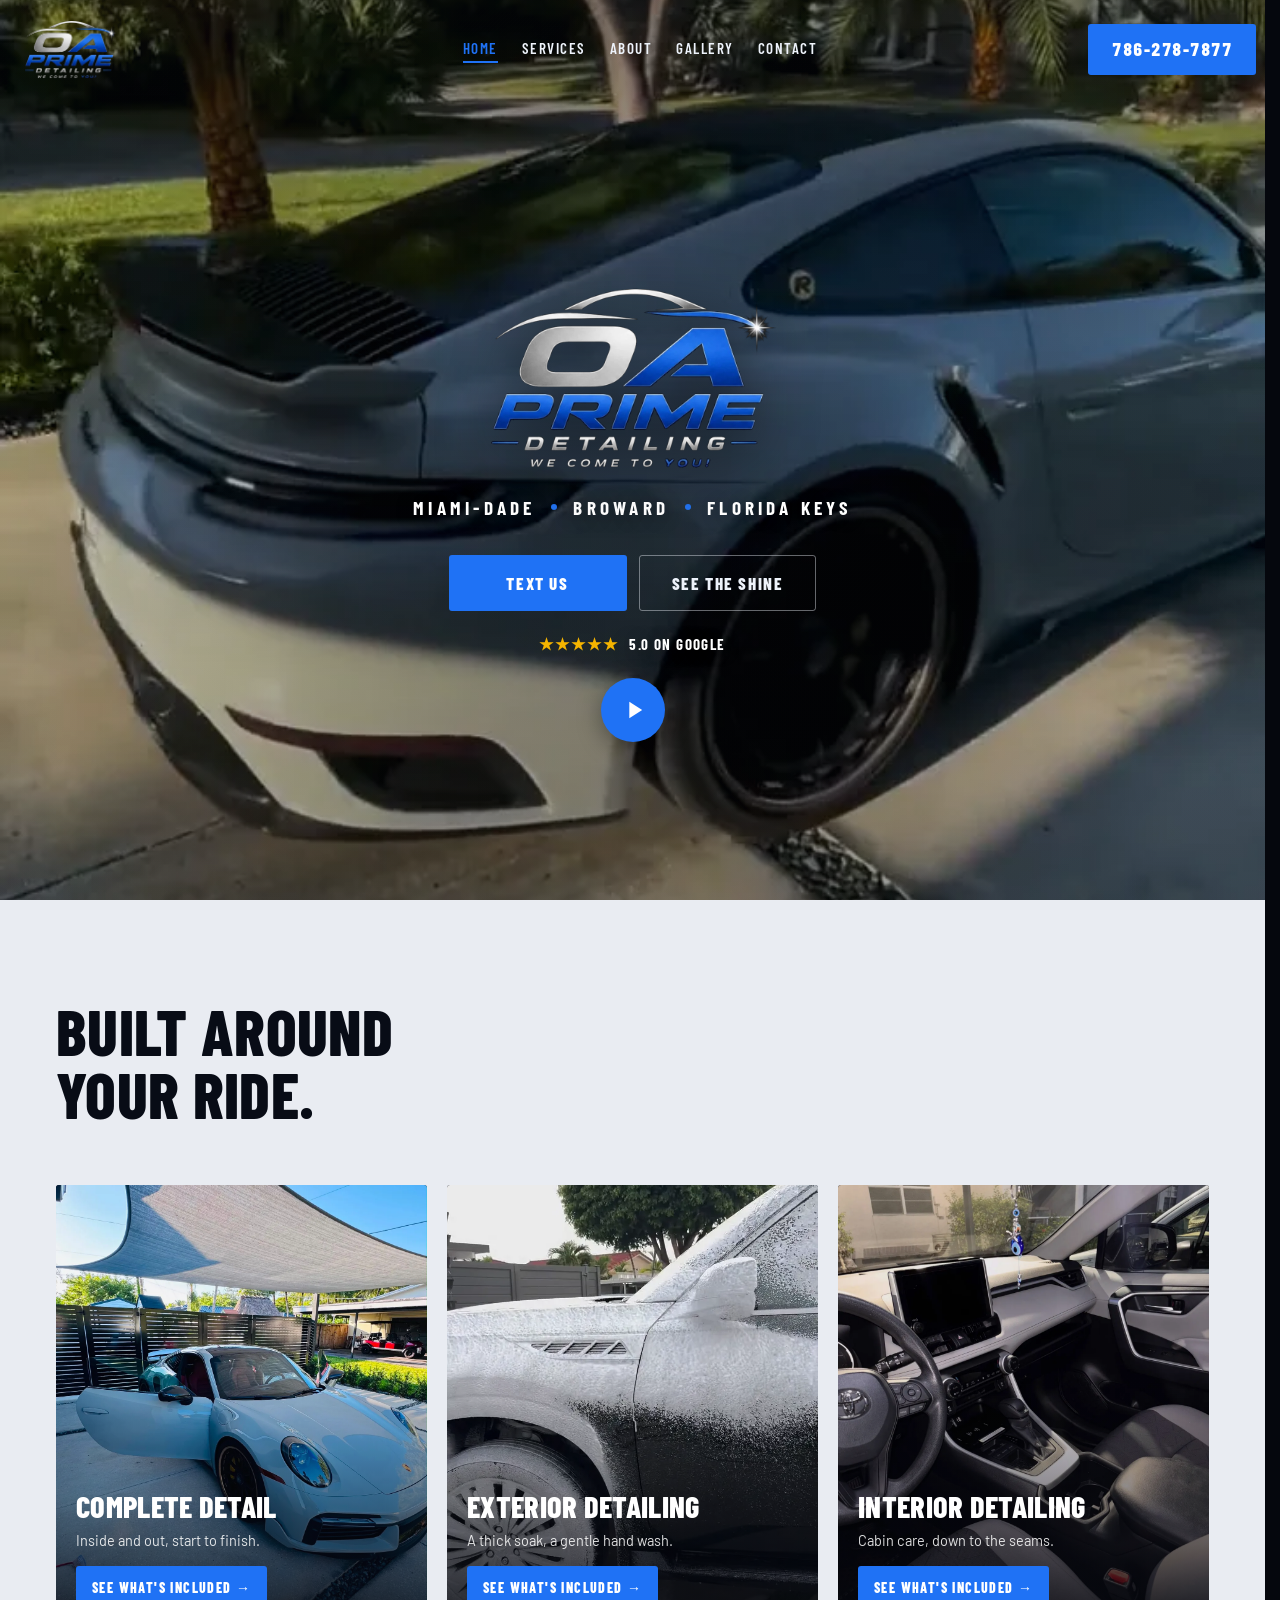
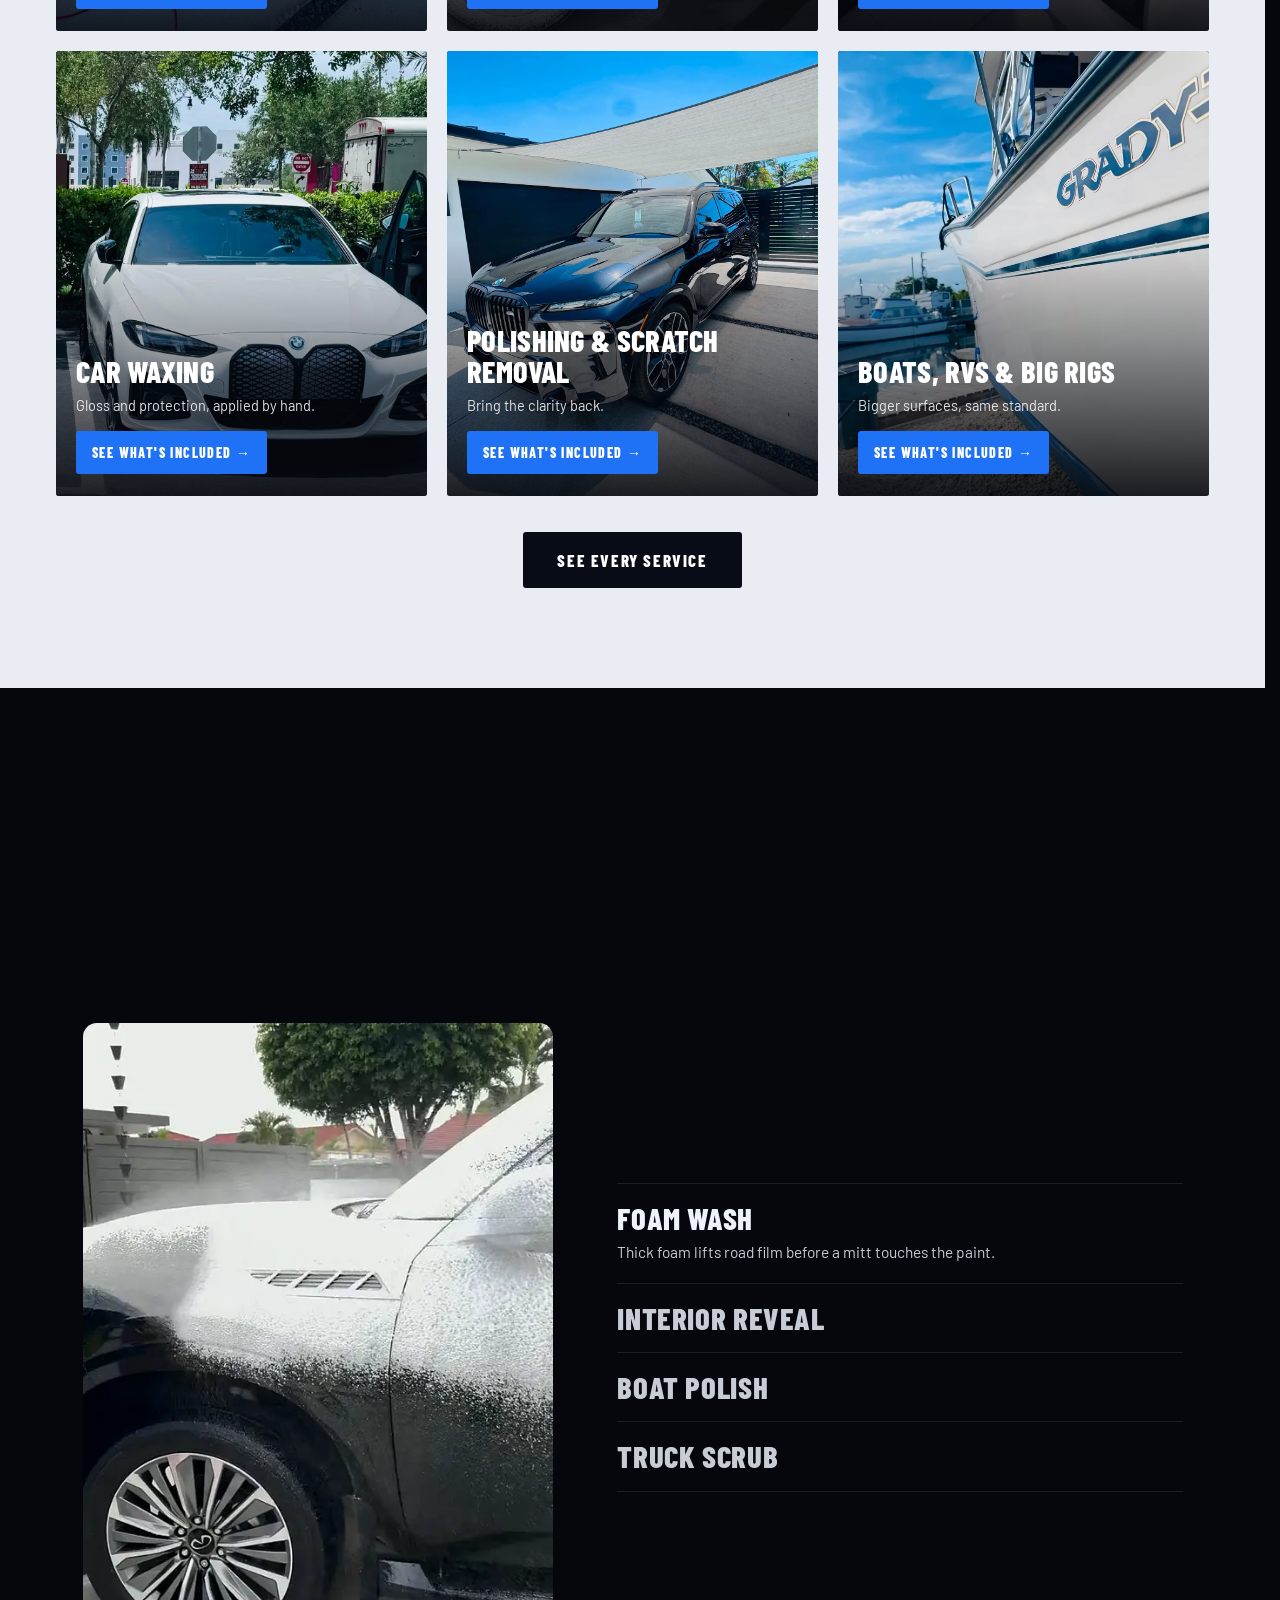
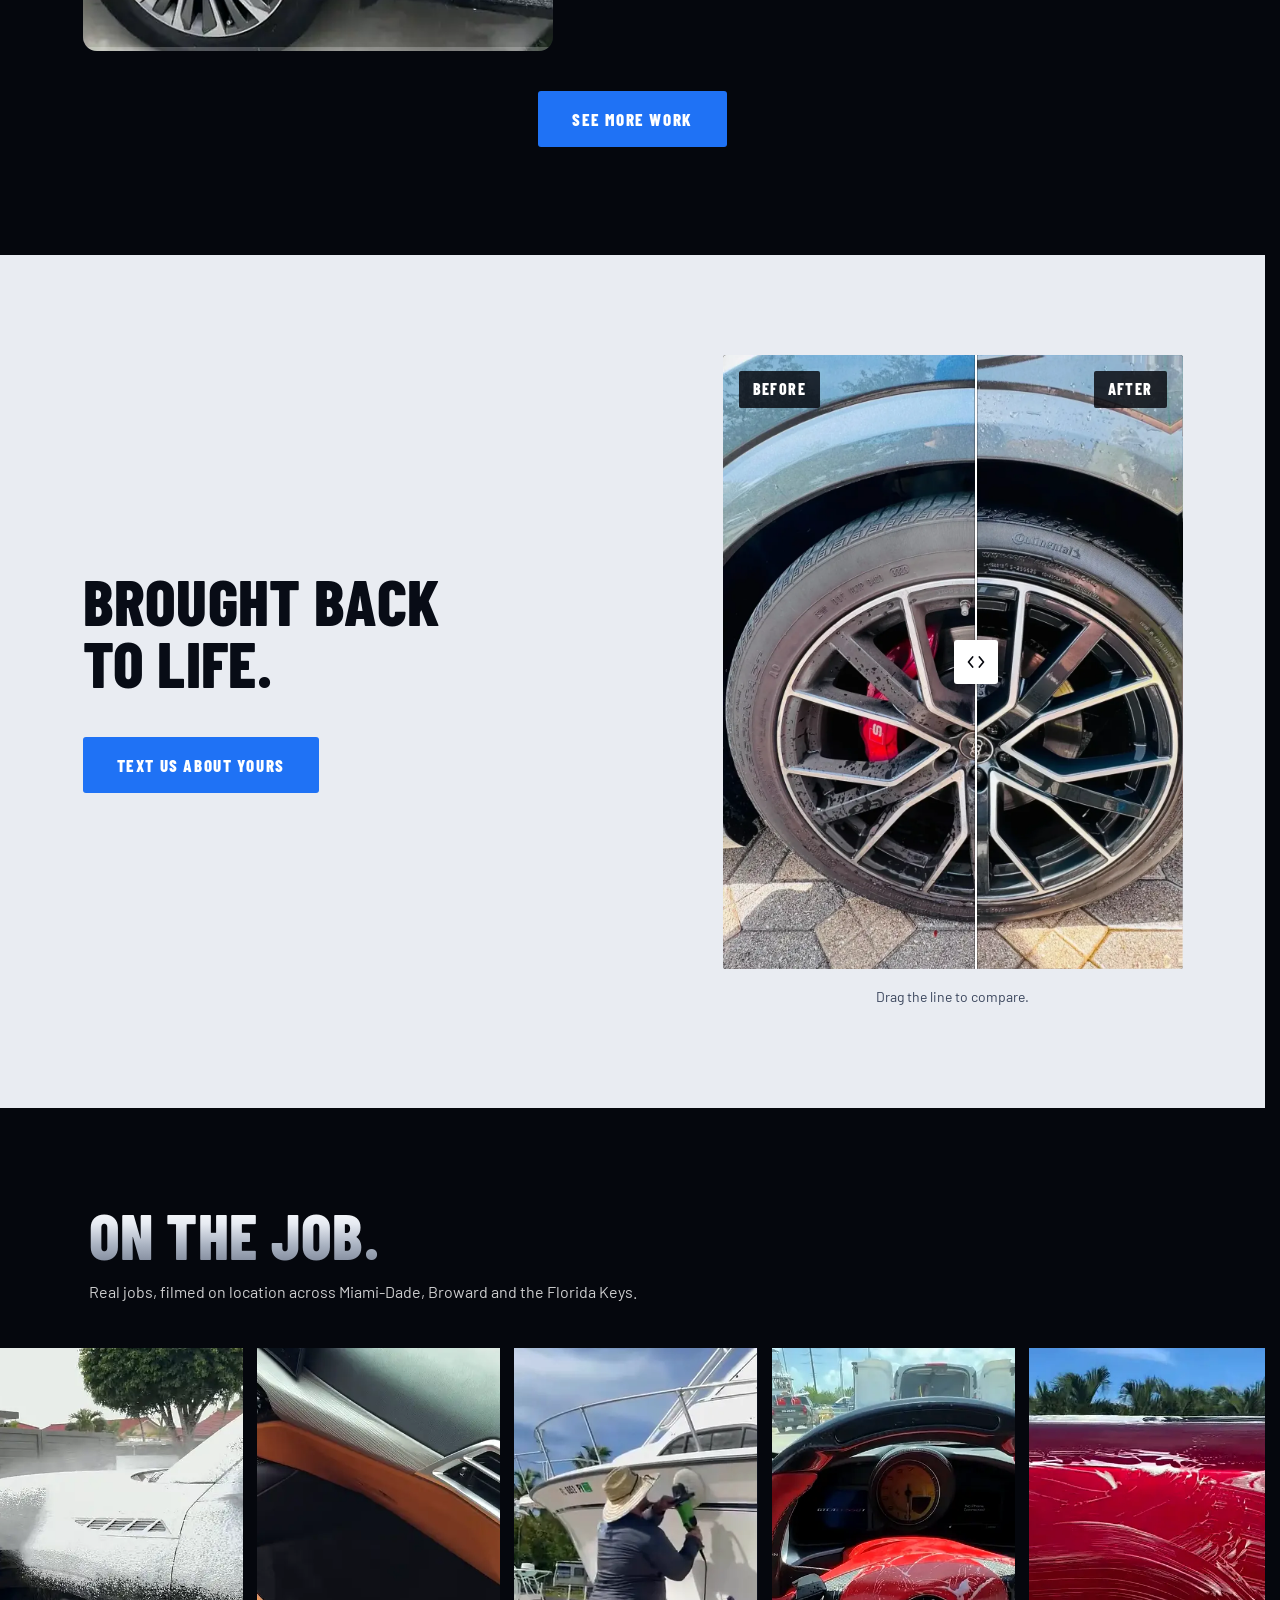
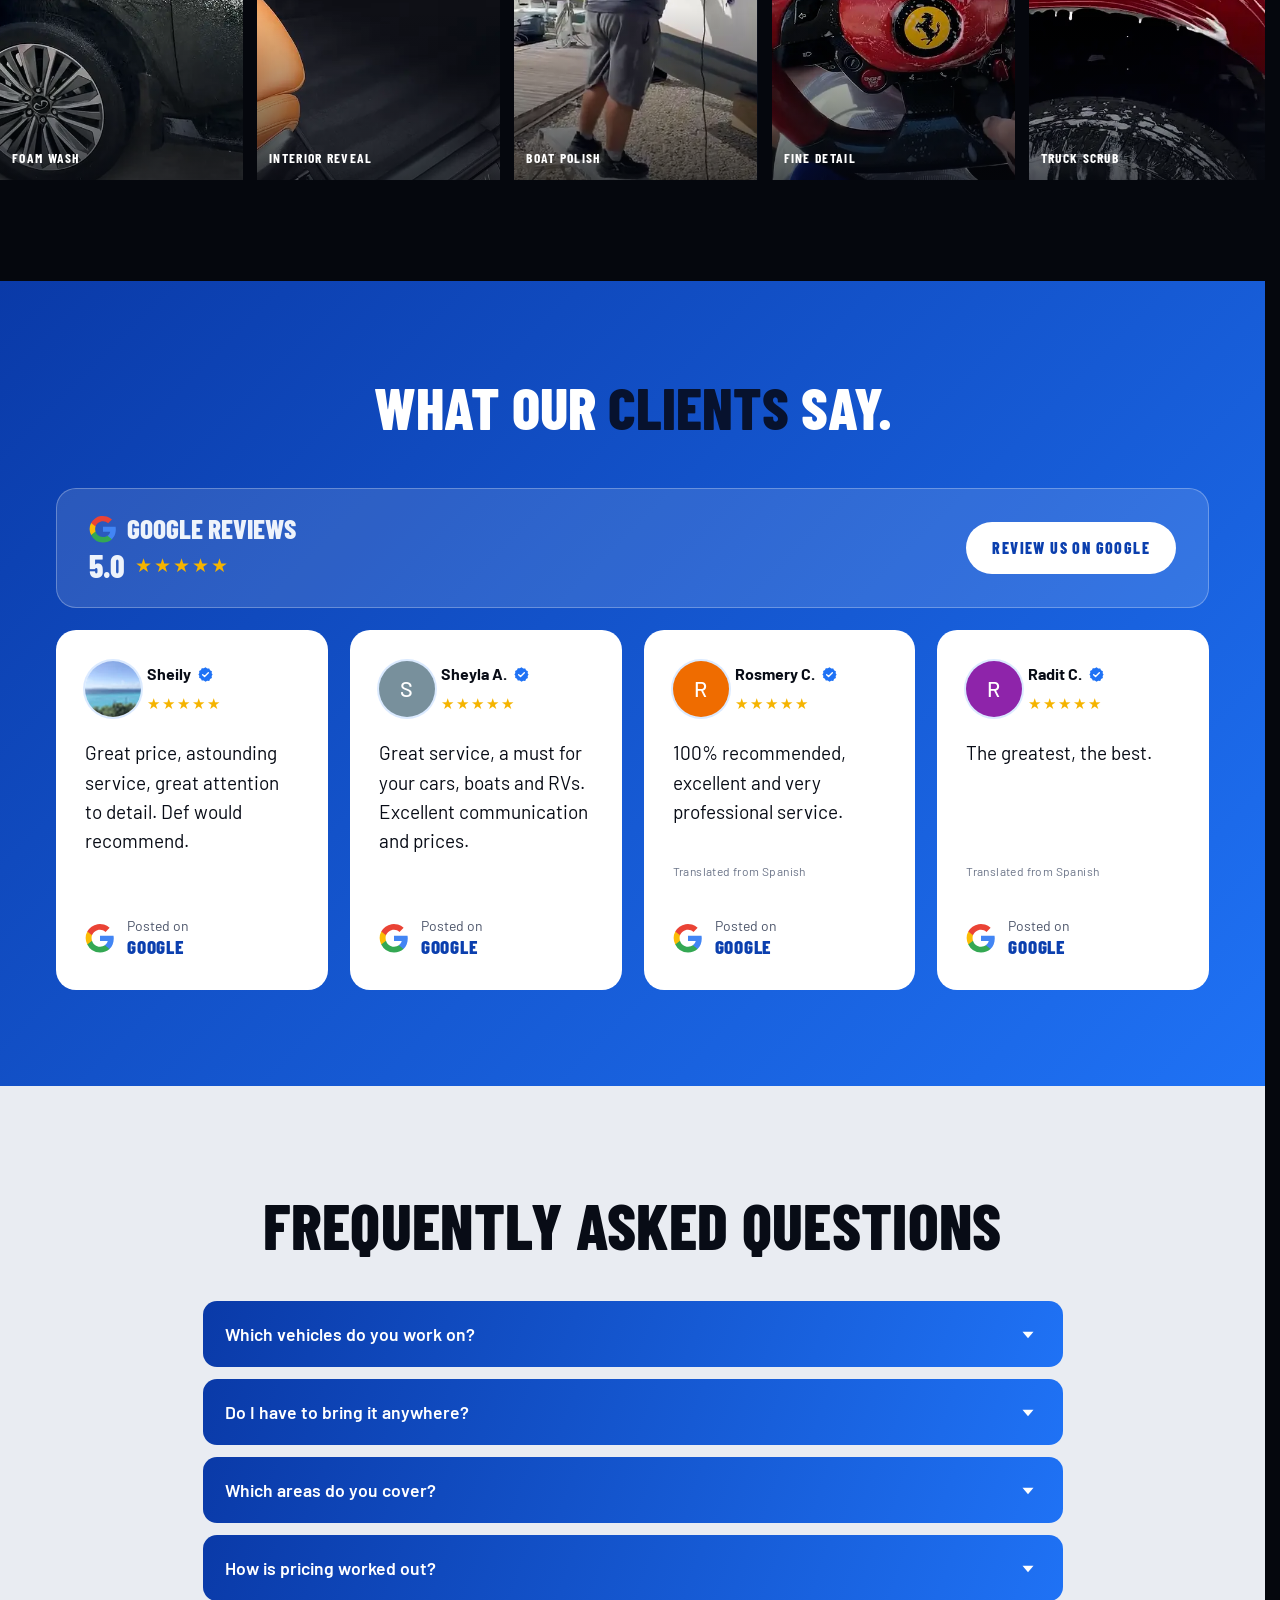
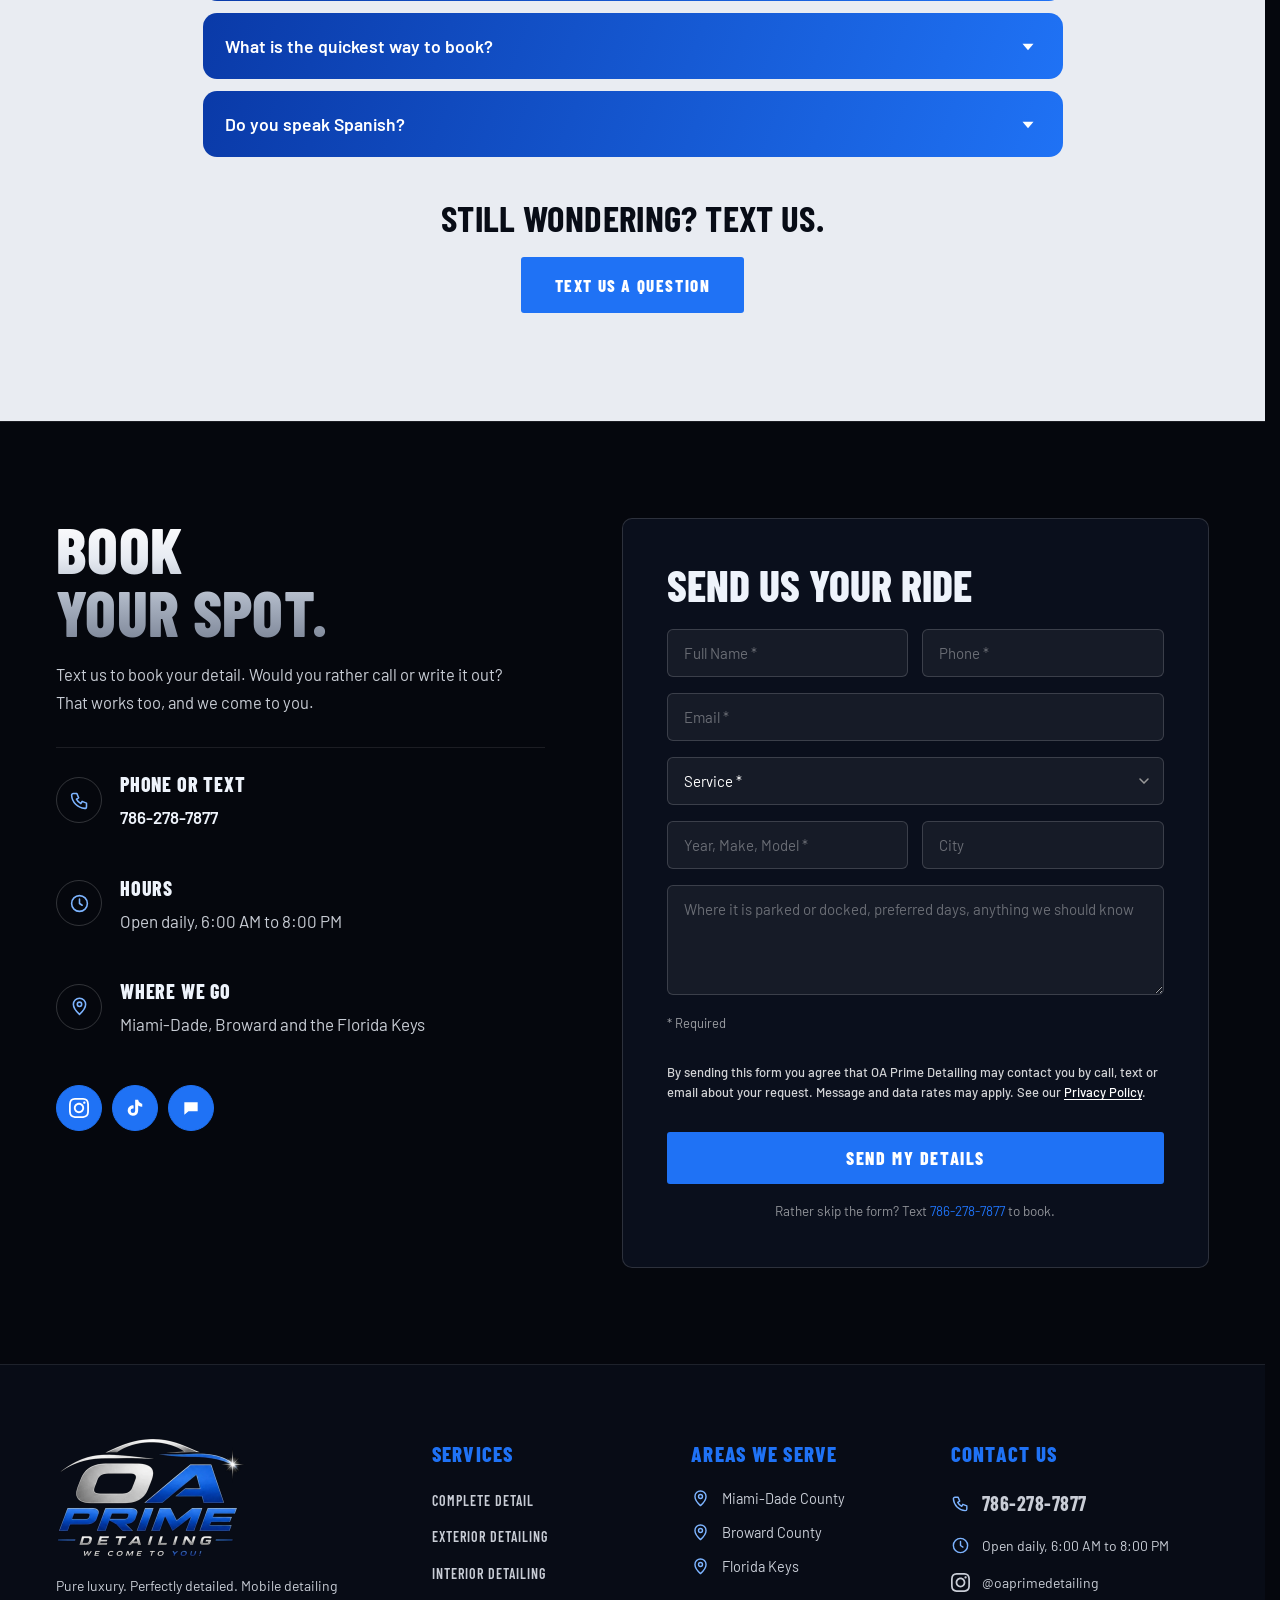
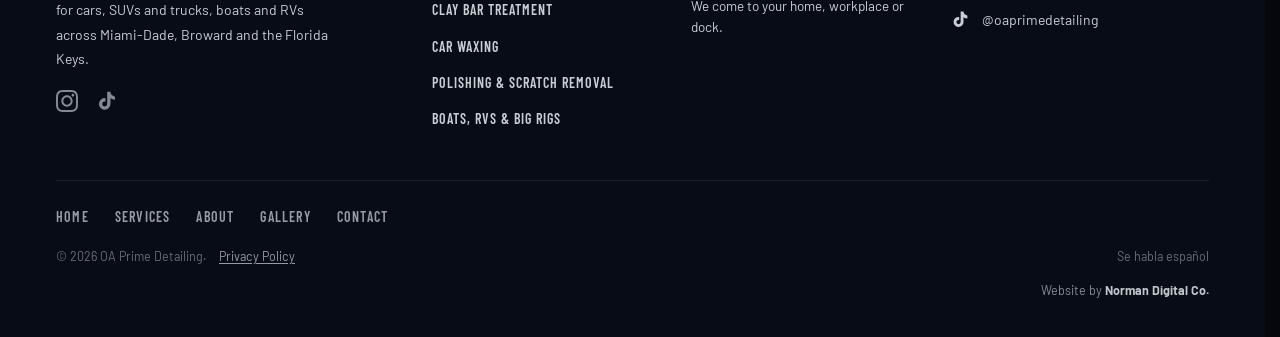
<file: index.html>
<!DOCTYPE html>
<html lang="en">
<head>
<meta charset="UTF-8"/>
<meta name="viewport" content="width=device-width, initial-scale=1.0"/>
<title>Mobile Car Detailing in Miami &amp; Broward | OA Prime Detailing</title>
<meta name="description" content="Luxury mobile detailing for cars, SUVs, trucks, boats and RVs in Miami-Dade, Broward and the Florida Keys. We come to you. Call or text 786-278-7877."/>
<meta name="robots" content="index, follow"/>
<meta name="theme-color" content="#05070d"/>
<link rel="canonical" href="https://oaprimedetailing.com/"/>
<meta property="og:type" content="website"/>
<meta property="og:url" content="https://oaprimedetailing.com/"/>
<meta property="og:title" content="Mobile Car Detailing in Miami &amp; Broward | OA Prime Detailing"/>
<meta property="og:description" content="Luxury mobile detailing for cars, SUVs, trucks, boats and RVs in Miami-Dade, Broward and the Florida Keys. We come to you. Call or text 786-278-7877."/>
<meta property="og:image" content="https://oaprimedetailing.com/img/oaprime-og.jpg"/>
<meta property="og:image:width" content="1200"/>
<meta property="og:image:height" content="630"/>
<meta property="og:image:alt" content="OA Prime Detailing logo"/>
<meta name="twitter:card" content="summary_large_image"/>
<meta name="twitter:image" content="https://oaprimedetailing.com/img/oaprime-og.jpg"/>
<script type="application/ld+json">
{"@context":"https://schema.org","@type":"AutomotiveBusiness","name":"OA Prime Detailing","description":"Mobile detailing for cars, boats, RVs and trucks in Miami-Dade, Broward and the Florida Keys.","url":"https://oaprimedetailing.com","telephone":"+17862787877","image":"https://oaprimedetailing.com/img/oaprime-og.jpg","logo":"https://oaprimedetailing.com/img/oaprime-logo.webp","knowsLanguage":["en","es"],"sameAs":["https://www.instagram.com/oaprimedetailing/","https://www.tiktok.com/@oaprimedetailing"],"areaServed":[{"@type":"AdministrativeArea","name":"Miami-Dade County, FL"},{"@type":"AdministrativeArea","name":"Broward County, FL"},{"@type":"AdministrativeArea","name":"Florida Keys"}]}
</script>
<link rel="icon" type="image/x-icon" href="/favicon.ico"/>
<link rel="icon" type="image/png" sizes="32x32" href="/favicon-32x32.png"/>
<link rel="icon" type="image/png" sizes="16x16" href="/favicon-16x16.png"/>
<link rel="apple-touch-icon" sizes="180x180" href="/apple-touch-icon.png"/>
<link rel="preload" as="image" href="/img/oaprime-logo.webp"/>
<link rel="preload" as="image" href="/img/oaprime-hero-v4-poster.webp"/>
<link rel="preconnect" href="https://fonts.googleapis.com"/>
<link rel="preconnect" href="https://fonts.gstatic.com" crossorigin/>
<!-- Type: the OA Prime logo is a heavy, wide chrome-and-blue sans. Barlow Condensed carries the same weight for headings; Barlow handles reading text. -->
<link href="https://fonts.googleapis.com/css2?family=Barlow+Condensed:wght@600;700;800&family=Barlow:wght@400;500;600;700&display=swap" rel="stylesheet"/>
<!-- LAUNCH: paste the Google Analytics (gtag) snippet here, using the OA Prime property inside the Norman Digital Co GA account -->
<script>
(function(){
 function setVh(){document.documentElement.style.setProperty('--vh',(window.innerHeight*0.01)+'px');}
 setVh();
 window.addEventListener('orientationchange',function(){setTimeout(setVh,400);},{passive:true});
})();
</script>
<link rel="stylesheet" href="/assets/style.css?v=da42f5cf"/>

</head>
<body data-page="home">

<svg style="display:none" xmlns="http://www.w3.org/2000/svg">
 <symbol id="ico-tt" viewBox="0 0 24 24"><path d="M19.6 6.7a4.9 4.9 0 0 1-3.8-4.2V2h-3.6v13.3a2.7 2.7 0 1 1-2.7-2.7c.3 0 .5 0 .8.1V8.9a6.3 6.3 0 1 0 5.5 6.2V9a8.4 8.4 0 0 0 4.9 1.6V7a4.8 4.8 0 0 1-1.1-.3z"/></symbol>
 <symbol id="ico-ig" viewBox="0 0 24 24"><path d="M12 2.163c3.204 0 3.584.012 4.85.07 3.252.148 4.771 1.691 4.919 4.919.058 1.265.069 1.645.069 4.849 0 3.205-.012 3.584-.069 4.849-.149 3.225-1.664 4.771-4.919 4.919-1.266.058-1.644.07-4.85.07-3.204 0-3.584-.012-4.849-.07-3.26-.149-4.771-1.699-4.919-4.92-.058-1.265-.07-1.644-.07-4.849 0-3.204.013-3.583.07-4.849.149-3.227 1.664-4.771 4.919-4.919 1.266-.057 1.645-.069 4.849-.069zm0-2.163c-3.259 0-3.667.014-4.947.072-4.358.2-6.78 2.618-6.98 6.98-.059 1.281-.073 1.689-.073 4.948 0 3.259.014 3.668.072 4.948.2 4.358 2.618 6.78 6.98 6.98 1.281.058 1.689.072 4.948.072 3.259 0 3.668-.014 4.948-.072 4.354-.2 6.782-2.618 6.979-6.98.059-1.28.073-1.689.073-4.948 0-3.259-.014-3.667-.072-4.947-.196-4.354-2.617-6.78-6.979-6.98-1.281-.059-1.69-.073-4.949-.073zm0 5.838c-3.403 0-6.162 2.759-6.162 6.162s2.759 6.163 6.162 6.163 6.162-2.759 6.162-6.163c0-3.403-2.759-6.162-6.162-6.162zm0 10.162c-2.209 0-4-1.79-4-4 0-2.209 1.791-4 4-4s4 1.791 4 4c0 2.21-1.791 4-4 4zm6.406-11.845c-.796 0-1.441.645-1.441 1.44s.645 1.44 1.441 1.44c.795 0 1.439-.645 1.439-1.44s-.644-1.44-1.439-1.44z"/></symbol>
 <symbol id="ico-pin" viewBox="0 0 24 24"><path d="M12 21s-7-6.2-7-11.5a7 7 0 0 1 14 0C19 14.8 12 21 12 21z"/><circle cx="12" cy="9.5" r="2.5"/></symbol>
</svg>

<nav>
 <div class="nav-inner">
 <a class="nav-logo" href="/" onclick="goHome();return false" aria-label="OA Prime Detailing home">
 <img class="nav-logo-img" src="/img/oaprime-logo.webp" alt="OA Prime Detailing" width="760" height="484">
 </a>
 <div class="nav-links">
 <a href="/" data-nav="home">Home</a>
 <a href="/services/" data-nav="services">Services</a>
 <a href="/about/" data-nav="about">About</a>
 <a href="/gallery/" data-nav="gallery">Gallery</a>
 <a href="/contact/" data-nav="contact">Contact</a>
 </div>
 <div class="nav-right">
 <a class="nav-mtel" href="tel:+17862787877" aria-label="Call or text 786-278-7877">786-278-7877</a>
 <a class="nav-book nav-tel" href="tel:+17862787877" aria-label="Call or text OA Prime Detailing at 786-278-7877">786-278-7877</a>
 <button class="ham" id="ham" onclick="toggleMenu()" aria-label="Menu">
 <span></span><span></span><span></span>
 </button>
 </div>
 </div>
</nav>

<div class="mob" id="mob">
 <div class="mob-links">
 <a href="/" data-m="home" style="--i:0">Home</a>
 <a href="/services/" data-m="services" style="--i:1">Services</a>
 <a href="/about/" data-m="about" style="--i:2">About</a>
 <a href="/gallery/" data-m="gallery" style="--i:3">Gallery</a>
 <a href="/contact/" data-m="contact" style="--i:4">Contact</a>
 </div>
 <div class="mob-bottom">
 <a class="mob-book" style="--i:5" href="sms:+17862787877">Text Us</a>
 <a href="tel:+17862787877" class="mob-tel" style="--i:6">786-278-7877</a>
 <a href="https://www.instagram.com/oaprimedetailing/" target="_blank" rel="noopener" class="mob-ig" style="--i:7">Find us @oaprimedetailing</a>
 </div>
</div>

<!-- ═══ HOME ═══ -->
<div class="page" id="home">
 <section class="hero">
 <div class="hero-bg">
 <video id="heroVid" muted autoplay loop playsinline preload="auto" poster="/img/oaprime-hero-v4-poster.webp" aria-label="Luxury cars being foamed, scrubbed and rinsed to a glossy finish"></video>
 <script>(function(){var v=document.getElementById('heroVid'),s='/img/oaprime-hero-v4.mp4';v.setAttribute('data-src',s);v.poster='/img/oaprime-hero-v4-poster.webp';v.src=s;})();</script>
 </div>
 <div class="hero-ov"></div>
 <div class="hero-content">
 <img class="hero-logo" src="/img/oaprime-logo.webp" alt="OA Prime Detailing, we come to you" width="760" height="484">
 <div class="hero-lower">
 <h1 class="sr-only">OA Prime Detailing: pure luxury, perfectly detailed mobile detailing in Miami-Dade, Broward and the Florida Keys</h1>
 <div class="hero-loc"><span>Miami-Dade</span><i></i><span>Broward</span><i></i><span>Florida Keys</span></div>
 <div class="hero-btns">
 <a class="btn-y" href="sms:+17862787877">Text Us</a>
 <a class="btn-o" href="/gallery/">See The Shine</a>
 </div>
 <div class="hero-rate"><span class="rv-stars" aria-label="5 out of 5 stars">&#9733;&#9733;&#9733;&#9733;&#9733;</span><span>5.0 on Google</span></div>
 </div>
 </div>
 </section>

 <!-- LIGHT: service row -->
 <div class="sec" style="background:var(--w);overflow:hidden">
 <div class="sec-inner">
 <div class="lu-head reveal">
 <div>
 <h2 class="sec-h dark">Built Around<br>Your Ride.</h2>
 </div>
 </div>
 <div class="lu-grid" id="luTrack">
 <a class="lu-card reveal" href="/services/#svc-s1" aria-label="Complete Detail: see what is included">
 <img src="/img/oaprime-03.webp" alt="White Porsche 911 with the door open after a full detail" loading="lazy" style="--py:62%">
 <div class="lu-cap"><h3>Complete Detail</h3><p>Inside and out, start to finish.</p><span class="lu-more">See What's Included</span></div>
 </a>
 <a class="lu-card reveal" href="/services/#svc-s2" aria-label="Exterior Detailing: see what is included">
 <img src="/img/oaprime-svc-ext.webp" alt="Black Infiniti SUV covered in foam during a wash" loading="lazy" style="--py:48%">
 <div class="lu-cap"><h3>Exterior Detailing</h3><p>A thick soak, a gentle hand wash.</p><span class="lu-more">See What's Included</span></div>
 </a>
 <a class="lu-card reveal" href="/services/#svc-s3" aria-label="Interior Detailing: see what is included">
 <img src="/img/oaprime-10.webp" alt="Toyota RAV4 cabin after an interior clean" loading="lazy" style="--py:50%">
 <div class="lu-cap"><h3>Interior Detailing</h3><p>Cabin care, down to the seams.</p><span class="lu-more">See What's Included</span></div>
 </a>
 <a class="lu-card reveal" href="/services/#svc-s5" aria-label="Car Waxing: see what is included">
 <img src="/img/oaprime-09.webp" alt="White BMW i4 with a glossy finish after waxing" loading="lazy" style="--py:70%">
 <div class="lu-cap"><h3>Car Waxing</h3><p>Gloss and protection, applied by hand.</p><span class="lu-more">See What's Included</span></div>
 </a>
 <a class="lu-card reveal" href="/services/#svc-s6" aria-label="Polishing & Scratch Removal: see what is included">
 <img src="/img/oaprime-02.webp" alt="Black BMW X7 with a deep gloss finish after polishing" loading="lazy" style="--py:62%">
 <div class="lu-cap"><h3>Polishing & Scratch Removal</h3><p>Bring the clarity back.</p><span class="lu-more">See What's Included</span></div>
 </a>
 <a class="lu-card reveal" href="/services/#svc-s7" aria-label="Boats, RVs & Big Rigs: see what is included">
 <img src="/img/oaprime-svc-boat.webp" alt="Grady-White boat hull at the dock after a polish" loading="lazy" style="--py:40%">
 <div class="lu-cap"><h3>Boats, RVs & Big Rigs</h3><p>Bigger surfaces, same standard.</p><span class="lu-more">See What's Included</span></div>
 </a>
 </div>
 <div style="text-align:center;margin-top:clamp(24px,3.4vw,36px)">
 <a class="btn-dark" href="/services/">See Every Service</a>
 </div>
 </div>
 </div>

 <!-- DARK: Watch the work -->
 <div class="sec" style="padding-bottom:clamp(72px,9vw,108px)">
 <div class="sec-inner">
 <div class="reveal" style="margin-bottom:clamp(28px,4vw,44px)">
 <h2 class="sec-h" style="margin-bottom:10px">The Details<br>Make The Difference.</h2>
 <p class="sec-sub" style="max-width:560px">Brushes in the vents, foam on the paint, hands on every finish. Filmed on the job.</p>
 </div>
 <div id="clipsGrid"></div>
 <div style="text-align:center;margin-top:clamp(28px,4vw,40px)">
 <a class="btn-y" href="/gallery/">See More Work</a>
 </div>
 </div>
 </div>

 <!-- DARK: Before / After -->
 <div class="sec ba-light" style="background:var(--w)">
 <div class="sec-inner">
 <div class="ba-split">
 <div class="ba-text reveal">
 <h2 class="sec-h dark">Brought Back<br>To Life.</h2>
 <a class="btn-y" href="sms:+17862787877" style="margin-top:26px">Text Us About Yours</a>
 </div>
 <div class="ba-wrap reveal">
 <div class="ba-slider" id="baSlider" tabindex="0" role="slider" aria-label="Before and after comparison" aria-valuemin="0" aria-valuemax="100" aria-valuenow="50">
 <img id="baBefore" src="/img/oaprime-ba-before.webp" alt="Audi wheel before detailing, dull with water spots and a dirty tire" width="1200" height="1600">
 <div class="ba-after" id="baAfter"><img id="baAfterImg" src="/img/oaprime-ba-after.webp" alt="The same Audi wheel after detailing, glossy with a clean dressed tire" width="1200" height="1600"></div>
 <div class="ba-tag tag-after">After</div>
 <div class="ba-tag tag-before">Before</div>
 <div class="ba-handle" id="baHandle"><div class="ba-handle-grip"><svg viewBox="0 0 24 24" fill="none"><path d="M8 6l-5 6 5 6M16 6l5 6-5 6" stroke="#05070d" stroke-width="2" stroke-linecap="round" stroke-linejoin="round"/></svg></div></div>
 </div>
 <p class="ba-cap">Drag the line to compare.</p>
 </div>
 </div>
 </div>
 </div>

 <!-- DARK: Reel -->
 <section class="reel">
 <div class="reel-head reveal"><h2 class="sec-h">On The Job.</h2><p class="sec-sub dark">Real jobs, filmed on location across Miami-Dade, Broward and the Florida Keys.</p></div>
 <div class="reel-view"><div class="reel-track" id="reelTrack"></div></div>
 </section>

 <!-- STATEMENT -->
 <!-- Reviews -->
 <section class="rv rv-blue">
 <div class="rv-in reveal">
 <p class='rv-title'>What Our <em>Clients</em> Say.</p>
 <div class="rv-bar">
 <div class="rv-bar-l"><div class="rv-gw"><svg class="rv-g" viewBox="0 0 24 24" aria-hidden="true"><path fill="#4285F4" d="M23 12.3c0-.8-.1-1.5-.2-2.2H12v4.2h6.2a5.3 5.3 0 0 1-2.3 3.5v2.9h3.7c2.2-2 3.4-5 3.4-8.4z"/><path fill="#34A853" d="M12 23.5c3.1 0 5.7-1 7.6-2.8l-3.7-2.9c-1 .7-2.3 1.1-3.9 1.1-3 0-5.5-2-6.4-4.8H1.8v3A11.5 11.5 0 0 0 12 23.5z"/><path fill="#FBBC05" d="M5.6 14.1a6.9 6.9 0 0 1 0-4.3v-3H1.8a11.5 11.5 0 0 0 0 10.3l3.8-3z"/><path fill="#EA4335" d="M12 5.4c1.7 0 3.2.6 4.4 1.7l3.3-3.3A11.5 11.5 0 0 0 1.8 6.8l3.8 3C6.5 7.4 9 5.4 12 5.4z"/></svg><span>Google Reviews</span></div><div class="rv-sum"><b>5.0</b><span class="rv-stars" aria-label="5 out of 5 stars">&#9733;&#9733;&#9733;&#9733;&#9733;</span></div></div>
 <a class="rv-cta" href="https://www.google.com/maps/place/OAprimedetailing/@46.423669,-129.9427085,3z/data=!4m8!3m7!1s0x24ecab4107ed1373:0x333d57ddb4252839!8m2!3d46.423669!4d-129.9427086!9m1!1b1!16s%2Fg%2F11zcpqckfj?entry=ttu&amp;g_ep=EgoyMDI2MTAxMS4wIKXMDSoASAFQAw%3D%3D" target="_blank" rel="noopener">Review us on Google</a>
 </div>
 <div class="rv-wrap"><button class="rv-arr rv-prev" aria-label="Previous review" onclick="rvScroll(this,-1)"><svg viewBox="0 0 24 24"><path d="M15 5l-7 7 7 7"/></svg></button>
 <div class="rv-grid">
 <figure class="rv-card"><img class="rv-av" src="/img/oaprime-av-sheily.webp" alt="" width="48" height="48" loading="lazy"><div class="rv-who"><b class="rv-name">Sheily<svg class="rv-ok" viewBox="0 0 24 24" aria-label="Verified"><path fill="#1F72F5" d="M12 1.8l2.4 1.7 2.9-.1 1.1 2.7 2.6 1.3-.3 2.9L22 12l-1.3 2.1.3 2.9-2.6 1.3-1.1 2.7-2.9-.1L12 22.2l-2.4-1.7-2.9.1-1.1-2.7L3 16.6l.3-2.9L2 12l1.3-2.1L3 7l2.6-1.3 1.1-2.7 2.9.1z"/><path d="M8 12.3l2.7 2.6L16 9.6" stroke="#fff" stroke-width="2" fill="none" stroke-linecap="round" stroke-linejoin="round"/></svg></b><span class="rv-stars" aria-label="5 out of 5 stars">&#9733;&#9733;&#9733;&#9733;&#9733;</span></div><blockquote>Great price, astounding service, great attention to detail. Def would recommend.</blockquote><div class="rv-foot"><svg class="rv-g" viewBox="0 0 24 24" aria-hidden="true"><path fill="#4285F4" d="M23 12.3c0-.8-.1-1.5-.2-2.2H12v4.2h6.2a5.3 5.3 0 0 1-2.3 3.5v2.9h3.7c2.2-2 3.4-5 3.4-8.4z"/><path fill="#34A853" d="M12 23.5c3.1 0 5.7-1 7.6-2.8l-3.7-2.9c-1 .7-2.3 1.1-3.9 1.1-3 0-5.5-2-6.4-4.8H1.8v3A11.5 11.5 0 0 0 12 23.5z"/><path fill="#FBBC05" d="M5.6 14.1a6.9 6.9 0 0 1 0-4.3v-3H1.8a11.5 11.5 0 0 0 0 10.3l3.8-3z"/><path fill="#EA4335" d="M12 5.4c1.7 0 3.2.6 4.4 1.7l3.3-3.3A11.5 11.5 0 0 0 1.8 6.8l3.8 3C6.5 7.4 9 5.4 12 5.4z"/></svg><span>Posted on<br><b>Google</b></span></div></figure>
 <figure class="rv-card"><span class="rv-av rv-let" style="background:#78909c" aria-hidden="true">S</span><div class="rv-who"><b class="rv-name">Sheyla A.<svg class="rv-ok" viewBox="0 0 24 24" aria-label="Verified"><path fill="#1F72F5" d="M12 1.8l2.4 1.7 2.9-.1 1.1 2.7 2.6 1.3-.3 2.9L22 12l-1.3 2.1.3 2.9-2.6 1.3-1.1 2.7-2.9-.1L12 22.2l-2.4-1.7-2.9.1-1.1-2.7L3 16.6l.3-2.9L2 12l1.3-2.1L3 7l2.6-1.3 1.1-2.7 2.9.1z"/><path d="M8 12.3l2.7 2.6L16 9.6" stroke="#fff" stroke-width="2" fill="none" stroke-linecap="round" stroke-linejoin="round"/></svg></b><span class="rv-stars" aria-label="5 out of 5 stars">&#9733;&#9733;&#9733;&#9733;&#9733;</span></div><blockquote>Great service, a must for your cars, boats and RVs. Excellent communication and prices.</blockquote><div class="rv-foot"><svg class="rv-g" viewBox="0 0 24 24" aria-hidden="true"><path fill="#4285F4" d="M23 12.3c0-.8-.1-1.5-.2-2.2H12v4.2h6.2a5.3 5.3 0 0 1-2.3 3.5v2.9h3.7c2.2-2 3.4-5 3.4-8.4z"/><path fill="#34A853" d="M12 23.5c3.1 0 5.7-1 7.6-2.8l-3.7-2.9c-1 .7-2.3 1.1-3.9 1.1-3 0-5.5-2-6.4-4.8H1.8v3A11.5 11.5 0 0 0 12 23.5z"/><path fill="#FBBC05" d="M5.6 14.1a6.9 6.9 0 0 1 0-4.3v-3H1.8a11.5 11.5 0 0 0 0 10.3l3.8-3z"/><path fill="#EA4335" d="M12 5.4c1.7 0 3.2.6 4.4 1.7l3.3-3.3A11.5 11.5 0 0 0 1.8 6.8l3.8 3C6.5 7.4 9 5.4 12 5.4z"/></svg><span>Posted on<br><b>Google</b></span></div></figure>
 <figure class="rv-card"><span class="rv-av rv-let" style="background:#ef6c00" aria-hidden="true">R</span><div class="rv-who"><b class="rv-name">Rosmery C.<svg class="rv-ok" viewBox="0 0 24 24" aria-label="Verified"><path fill="#1F72F5" d="M12 1.8l2.4 1.7 2.9-.1 1.1 2.7 2.6 1.3-.3 2.9L22 12l-1.3 2.1.3 2.9-2.6 1.3-1.1 2.7-2.9-.1L12 22.2l-2.4-1.7-2.9.1-1.1-2.7L3 16.6l.3-2.9L2 12l1.3-2.1L3 7l2.6-1.3 1.1-2.7 2.9.1z"/><path d="M8 12.3l2.7 2.6L16 9.6" stroke="#fff" stroke-width="2" fill="none" stroke-linecap="round" stroke-linejoin="round"/></svg></b><span class="rv-stars" aria-label="5 out of 5 stars">&#9733;&#9733;&#9733;&#9733;&#9733;</span></div><blockquote>100% recommended, excellent and very professional service.</blockquote><span class="rv-tr">Translated from Spanish</span><div class="rv-foot"><svg class="rv-g" viewBox="0 0 24 24" aria-hidden="true"><path fill="#4285F4" d="M23 12.3c0-.8-.1-1.5-.2-2.2H12v4.2h6.2a5.3 5.3 0 0 1-2.3 3.5v2.9h3.7c2.2-2 3.4-5 3.4-8.4z"/><path fill="#34A853" d="M12 23.5c3.1 0 5.7-1 7.6-2.8l-3.7-2.9c-1 .7-2.3 1.1-3.9 1.1-3 0-5.5-2-6.4-4.8H1.8v3A11.5 11.5 0 0 0 12 23.5z"/><path fill="#FBBC05" d="M5.6 14.1a6.9 6.9 0 0 1 0-4.3v-3H1.8a11.5 11.5 0 0 0 0 10.3l3.8-3z"/><path fill="#EA4335" d="M12 5.4c1.7 0 3.2.6 4.4 1.7l3.3-3.3A11.5 11.5 0 0 0 1.8 6.8l3.8 3C6.5 7.4 9 5.4 12 5.4z"/></svg><span>Posted on<br><b>Google</b></span></div></figure>
 <figure class="rv-card"><span class="rv-av rv-let" style="background:#8e24aa" aria-hidden="true">R</span><div class="rv-who"><b class="rv-name">Radit C.<svg class="rv-ok" viewBox="0 0 24 24" aria-label="Verified"><path fill="#1F72F5" d="M12 1.8l2.4 1.7 2.9-.1 1.1 2.7 2.6 1.3-.3 2.9L22 12l-1.3 2.1.3 2.9-2.6 1.3-1.1 2.7-2.9-.1L12 22.2l-2.4-1.7-2.9.1-1.1-2.7L3 16.6l.3-2.9L2 12l1.3-2.1L3 7l2.6-1.3 1.1-2.7 2.9.1z"/><path d="M8 12.3l2.7 2.6L16 9.6" stroke="#fff" stroke-width="2" fill="none" stroke-linecap="round" stroke-linejoin="round"/></svg></b><span class="rv-stars" aria-label="5 out of 5 stars">&#9733;&#9733;&#9733;&#9733;&#9733;</span></div><blockquote>The greatest, the best.</blockquote><span class="rv-tr">Translated from Spanish</span><div class="rv-foot"><svg class="rv-g" viewBox="0 0 24 24" aria-hidden="true"><path fill="#4285F4" d="M23 12.3c0-.8-.1-1.5-.2-2.2H12v4.2h6.2a5.3 5.3 0 0 1-2.3 3.5v2.9h3.7c2.2-2 3.4-5 3.4-8.4z"/><path fill="#34A853" d="M12 23.5c3.1 0 5.7-1 7.6-2.8l-3.7-2.9c-1 .7-2.3 1.1-3.9 1.1-3 0-5.5-2-6.4-4.8H1.8v3A11.5 11.5 0 0 0 12 23.5z"/><path fill="#FBBC05" d="M5.6 14.1a6.9 6.9 0 0 1 0-4.3v-3H1.8a11.5 11.5 0 0 0 0 10.3l3.8-3z"/><path fill="#EA4335" d="M12 5.4c1.7 0 3.2.6 4.4 1.7l3.3-3.3A11.5 11.5 0 0 0 1.8 6.8l3.8 3C6.5 7.4 9 5.4 12 5.4z"/></svg><span>Posted on<br><b>Google</b></span></div></figure>
 </div>
 <button class="rv-arr rv-next" aria-label="Next review" onclick="rvScroll(this,1)"><svg viewBox="0 0 24 24"><path d="M9 5l7 7-7 7"/></svg></button></div>
 </div>
 </section>
 <!-- DARK: FAQ -->
 <div class="sec faq2 faq-light">
 <div class="faq2-in">
 <h2 class="sec-h faq2-h reveal">Frequently Asked Questions</h2>
 <div class="faq-list">
 <div class="faq-item" id="f1">
 <button class="faq-btn" onclick="toggleFaq('f1')">
 <span class="faq-q">Which vehicles do you work on?</span>
 <div class="faq-icon"><svg viewBox="0 0 24 24"><path d="M6 9.5h12L12 16.5z"/></svg></div>
 </button>
 <div class="faq-ans"><p>Cars, SUVs and trucks, heavy-duty trucks, boats and RVs. Something else in the driveway? Text us and we will tell you.</p></div>
 </div>
 <div class="faq-item" id="f2">
 <button class="faq-btn" onclick="toggleFaq('f2')">
 <span class="faq-q">Do I have to bring it anywhere?</span>
 <div class="faq-icon"><svg viewBox="0 0 24 24"><path d="M6 9.5h12L12 16.5z"/></svg></div>
 </button>
 <div class="faq-ans"><p>Never. We come to your home, your workplace or your dock.</p></div>
 </div>
 <div class="faq-item" id="f3">
 <button class="faq-btn" onclick="toggleFaq('f3')">
 <span class="faq-q">Which areas do you cover?</span>
 <div class="faq-icon"><svg viewBox="0 0 24 24"><path d="M6 9.5h12L12 16.5z"/></svg></div>
 </button>
 <div class="faq-ans"><p>Miami-Dade, Broward and the Florida Keys. Not sure that includes you? Text us where you are and we will let you know.</p></div>
 </div>
 <div class="faq-item" id="f4">
 <button class="faq-btn" onclick="toggleFaq('f4')">
 <span class="faq-q">How is pricing worked out?</span>
 <div class="faq-icon"><svg viewBox="0 0 24 24"><path d="M6 9.5h12L12 16.5z"/></svg></div>
 </button>
 <div class="faq-ans"><p>It depends on the vehicle, its size and its condition, so we quote each job. Text us and we will get you a number fast.</p></div>
 </div>
 <div class="faq-item" id="f5">
 <button class="faq-btn" onclick="toggleFaq('f5')">
 <span class="faq-q">What is the quickest way to book?</span>
 <div class="faq-icon"><svg viewBox="0 0 24 24"><path d="M6 9.5h12L12 16.5z"/></svg></div>
 </button>
 <div class="faq-ans"><p>Text or call 786-278-7877, or send a DM on Instagram at @oaprimedetailing. The form on the Contact page works too.</p></div>
 </div>
 <div class="faq-item" id="f6">
 <button class="faq-btn" onclick="toggleFaq('f6')">
 <span class="faq-q">Do you speak Spanish?</span>
 <div class="faq-icon"><svg viewBox="0 0 24 24"><path d="M6 9.5h12L12 16.5z"/></svg></div>
 </button>
 <div class="faq-ans"><p>Yes. Se habla español. Talk to us in English or Spanish, whichever is easier.</p></div>
 </div>
 </div>
 <p class="faq2-p">Still Wondering? Text Us.</p>
 <a class="btn-y" href="sms:+17862787877">Text Us A Question</a>
 </div>
 </div>

 
 <div class="sec ct" style="background:var(--bg);border-top:1px solid var(--line)">
 <div class="ct-in">
 <div class="ct-l">
 <h2 class="sec-h">Book<br>Your Spot.</h2>
 <p class="ct-p">Text us to book your detail. Would you rather call or write it out? That works too, and we come to you.</p>
 <ul class="ct-rows">
 <li><span class="ct-ic"><svg viewBox="0 0 24 24"><path d="M5 4h4l2 5-2.5 1.5a11 11 0 0 0 5 5L15 13l5 2v4a2 2 0 0 1-2 2A16 16 0 0 1 3 6a2 2 0 0 1 2-2z"/></svg></span><div><b>Phone or text</b><a href="tel:+17862787877">786-278-7877</a></div></li>
 <li><span class="ct-ic"><svg viewBox="0 0 24 24"><circle cx="12" cy="12" r="9"/><path d="M12 7v5l3 2"/></svg></span><div><b>Hours</b><span>Open daily, 6:00 AM to 8:00 PM</span></div></li>
 <li><span class="ct-ic"><svg viewBox="0 0 24 24"><use href="#ico-pin"/></svg></span><div><b>Where we go</b><span>Miami-Dade, Broward and the Florida Keys</span></div></li>
 </ul>
 <div class="f-soc-row ct-soc"><a href="https://www.instagram.com/oaprimedetailing/" target="_blank" rel="noopener" aria-label="Instagram"><svg viewBox="0 0 24 24"><use href="#ico-ig"/></svg></a><a href="https://www.tiktok.com/@oaprimedetailing" target="_blank" rel="noopener" aria-label="TikTok"><svg viewBox="0 0 24 24"><use href="#ico-tt"/></svg></a><a href="sms:+17862787877" aria-label="Text us"><svg viewBox="0 0 24 24"><path d="M4 5h16v11H9l-5 4z"/></svg></a></div>
 </div>
 <div class="ct-r">
 <div class="form-card ct-card"><h3 class="ct-h">Send Us Your Ride</h3>
 <form class="form" id="bookFormHome" action="https://formsubmit.co/REPLACE-AT-LAUNCH" method="POST" onsubmit="handleForm(event)">
 <input type="hidden" name="_subject" value="New Detail Request - OA Prime Detailing">
 <input type="hidden" name="_captcha" value="false">
 <input type="hidden" name="_template" value="table">
 <input type="text" name="_honey" style="display:none" tabindex="-1" autocomplete="off">
 <div class="f-row">
 <div class="f-group"><input type="text" id="hn" name="name" aria-label="Full name" placeholder="Full Name *" required autocomplete="name"></div>
 <div class="f-group"><input type="tel" id="hp" name="phone" aria-label="Phone" placeholder="Phone *" required autocomplete="tel"></div>
 </div>
 <div class="f-group"><input type="email" id="he" name="email" aria-label="Email" placeholder="Email *" required autocomplete="email"></div>
 <div class="f-group"><select id="hs" name="service" aria-label="Service" required>
 <option value="" disabled selected>Service *</option>
 <option value="Complete Detail">Complete Detail</option><option value="Exterior Detailing">Exterior Detailing</option><option value="Interior Detailing">Interior Detailing</option><option value="Clay Bar Treatment">Clay Bar Treatment</option><option value="Car Waxing">Car Waxing</option><option value="Polishing &amp; Scratch Removal">Polishing &amp; Scratch Removal</option><option value="Boats, RVs &amp; Big Rigs">Boats, RVs &amp; Big Rigs</option><option value="Not sure, help me pick">Not sure, help me pick</option>
 </select></div>
 <div class="f-row">
 <div class="f-group"><input type="text" id="hv" name="vehicle" aria-label="Vehicle year, make and model" placeholder="Year, Make, Model *" required autocomplete="off"></div>
 <div class="f-group"><input type="text" id="hc" name="city" aria-label="City" placeholder="City" autocomplete="off"></div>
 </div>
 <div class="f-group"><textarea id="hm" name="message" aria-label="Message" placeholder="Where it is parked or docked, preferred days, anything we should know"></textarea></div>
 <p class="f-req">* Required</p>
 <p class="f-consent">By sending this form you agree that OA Prime Detailing may contact you by call, text or email about your request. Message and data rates may apply. See our <a href="/privacy/">Privacy Policy</a>.</p>
 <button type="submit" class="f-submit">Send My Details</button>
 <div class="f-ok">Got it. We will be in touch shortly.</div>
 </form>
 <p class="f-note">Rather skip the form? Text <a href="sms:+17862787877">786-278-7877</a> to book.</p>
 </div>
 </div>
 </div>
 </div>


</div>

<footer>
 <div class="footer-top">
 <div class="f-brand">
 <img class="f-logo" src="/img/oaprime-logo.webp" alt="OA Prime Detailing" loading="lazy" width="760" height="484">
 <p>Pure luxury. Perfectly detailed. Mobile detailing for cars, SUVs and trucks, boats and RVs across Miami-Dade, Broward and the Florida Keys.</p>
 <div class="f-soc-row f-plain"><a href="https://www.instagram.com/oaprimedetailing/" target="_blank" rel="noopener" aria-label="Instagram"><svg viewBox="0 0 24 24"><use href="#ico-ig"/></svg></a><a href="https://www.tiktok.com/@oaprimedetailing" target="_blank" rel="noopener" aria-label="TikTok"><svg viewBox="0 0 24 24"><use href="#ico-tt"/></svg></a></div>
 </div>
 <div class="f-col"><h4>Services</h4><ul class="f-links"><li><a href="/services/#svc-s1">Complete Detail</a></li><li><a href="/services/#svc-s2">Exterior Detailing</a></li><li><a href="/services/#svc-s3">Interior Detailing</a></li><li><a href="/services/#svc-s4">Clay Bar Treatment</a></li><li><a href="/services/#svc-s5">Car Waxing</a></li><li><a href="/services/#svc-s6">Polishing & Scratch Removal</a></li><li><a href="/services/#svc-s7">Boats, RVs & Big Rigs</a></li></ul></div>
 <div class="f-col"><h4>Areas We Serve</h4><ul class="f-pins"><li><svg viewBox="0 0 24 24"><use href="#ico-pin"/></svg>Miami-Dade County</li><li><svg viewBox="0 0 24 24"><use href="#ico-pin"/></svg>Broward County</li><li><svg viewBox="0 0 24 24"><use href="#ico-pin"/></svg>Florida Keys</li></ul><p class="f-note2">We come to your home, workplace or dock.</p></div>
 <div class="f-col"><h4>Contact Us</h4><ul class="f-rows"><li><svg viewBox="0 0 24 24"><path d="M5 4h4l2 5-2.5 1.5a11 11 0 0 0 5 5L15 13l5 2v4a2 2 0 0 1-2 2A16 16 0 0 1 3 6a2 2 0 0 1 2-2z"/></svg><a href="tel:+17862787877" class="f-phone">786-278-7877</a></li><li><svg viewBox="0 0 24 24"><circle cx="12" cy="12" r="9"/><path d="M12 7v5l3 2"/></svg><span>Open daily, 6:00 AM to 8:00 PM</span></li><li><svg class="ig-plain" viewBox="0 0 24 24"><use href="#ico-ig"/></svg><a href="https://www.instagram.com/oaprimedetailing/" target="_blank" rel="noopener">@oaprimedetailing</a></li><li><svg class="ig-plain" viewBox="0 0 24 24"><use href="#ico-tt"/></svg><a href="https://www.tiktok.com/@oaprimedetailing" target="_blank" rel="noopener">@oaprimedetailing</a></li></ul></div>
 </div>
 <div class="f-nav"><a href="/">Home</a><a href="/services/">Services</a><a href="/about/">About</a><a href="/gallery/">Gallery</a><a href="/contact/">Contact</a></div>
 <div class="footer-bottom"><p>&copy; 2026 OA Prime Detailing. <a class="f-legal" href="/privacy/">Privacy Policy</a></p><p>Se habla español</p></div>
 <div class="f-credit"><a href="https://normandigitalco.com" target="_blank" rel="noopener"><span>Website by</span> <b>Norman Digital Co.</b></a></div>
</footer>

<!-- LIGHTBOX -->
<div class="lb" id="lb">
 <button class="lb-x" onclick="closeLb()" aria-label="Close">&#x00D7;</button>
 <button class="lb-prev" onclick="moveLb(-1)" aria-label="Previous">&#x2039;</button>
 <img id="lbImg" alt="">
 <button class="lb-next" onclick="moveLb(1)" aria-label="Next">&#x203A;</button>
</div>

<script src="/assets/main.js?v=683b8122" defer></script>
</body>
</html>
</file>
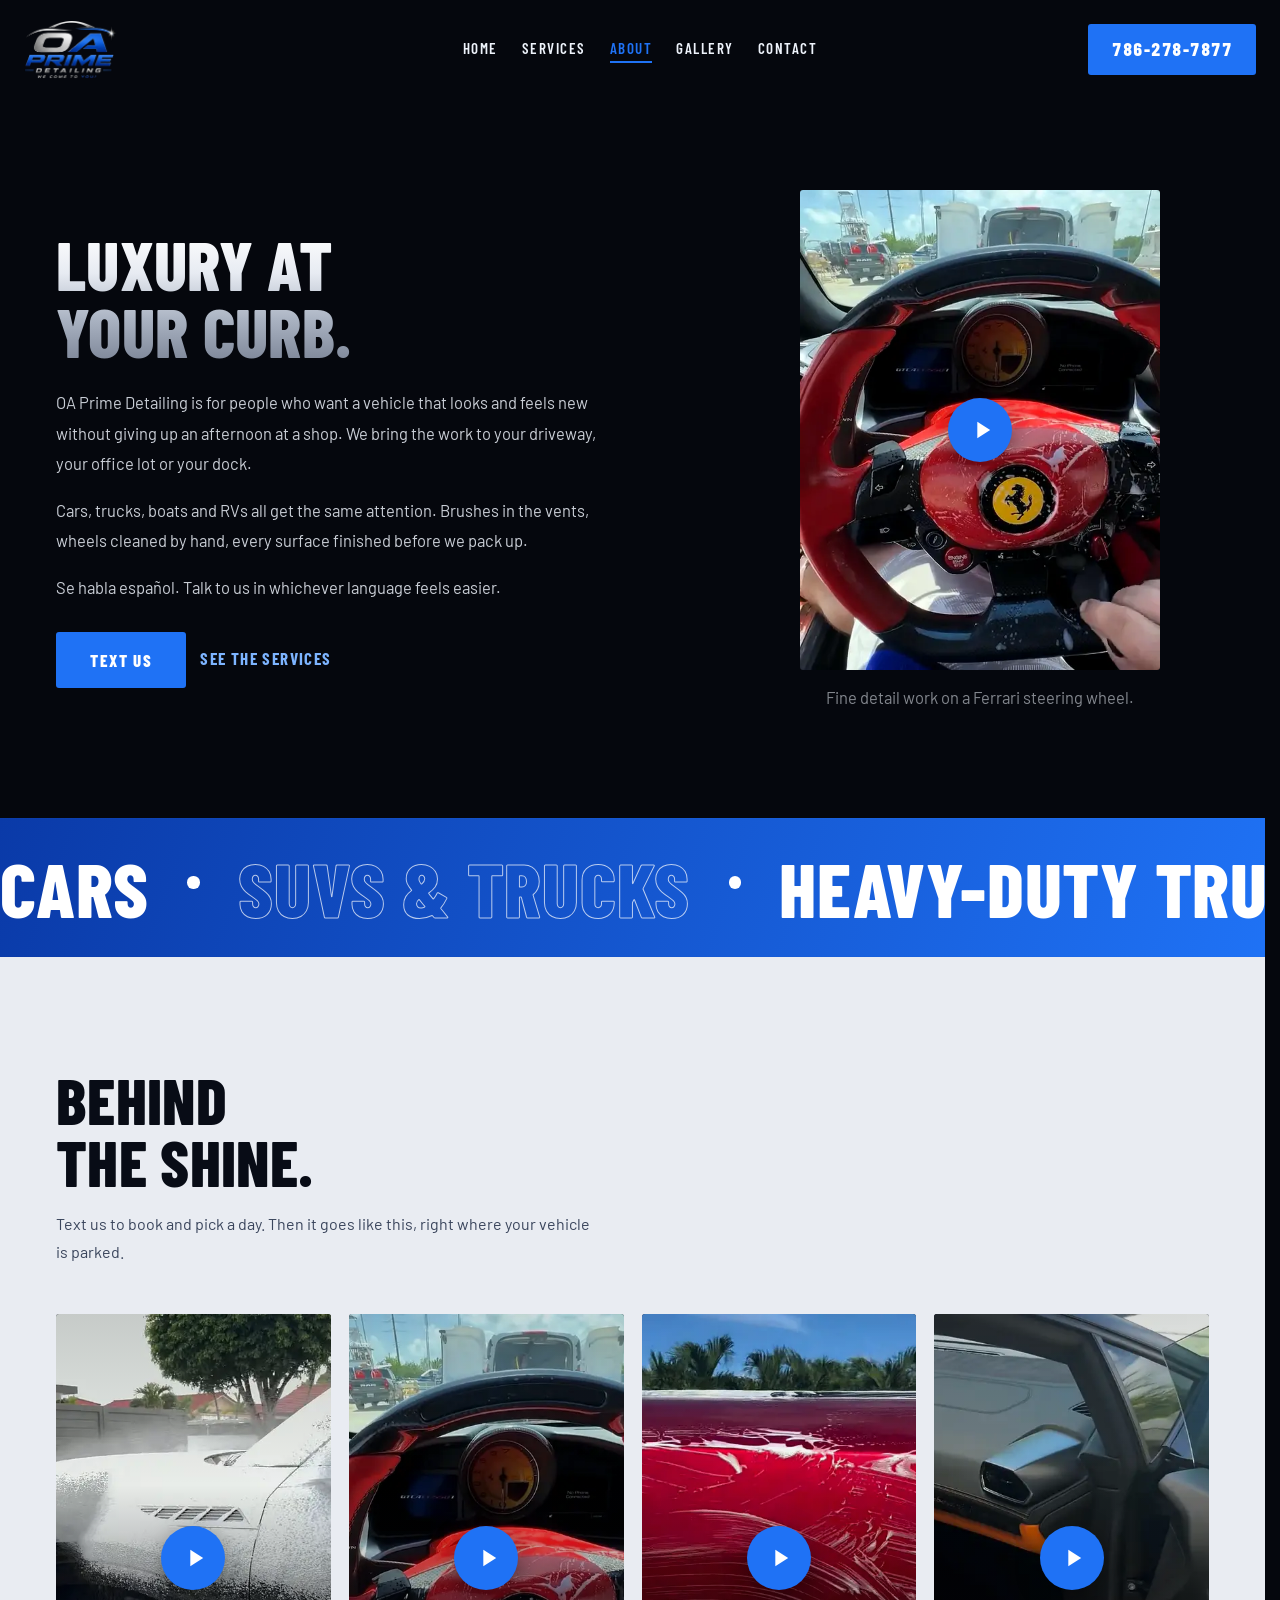
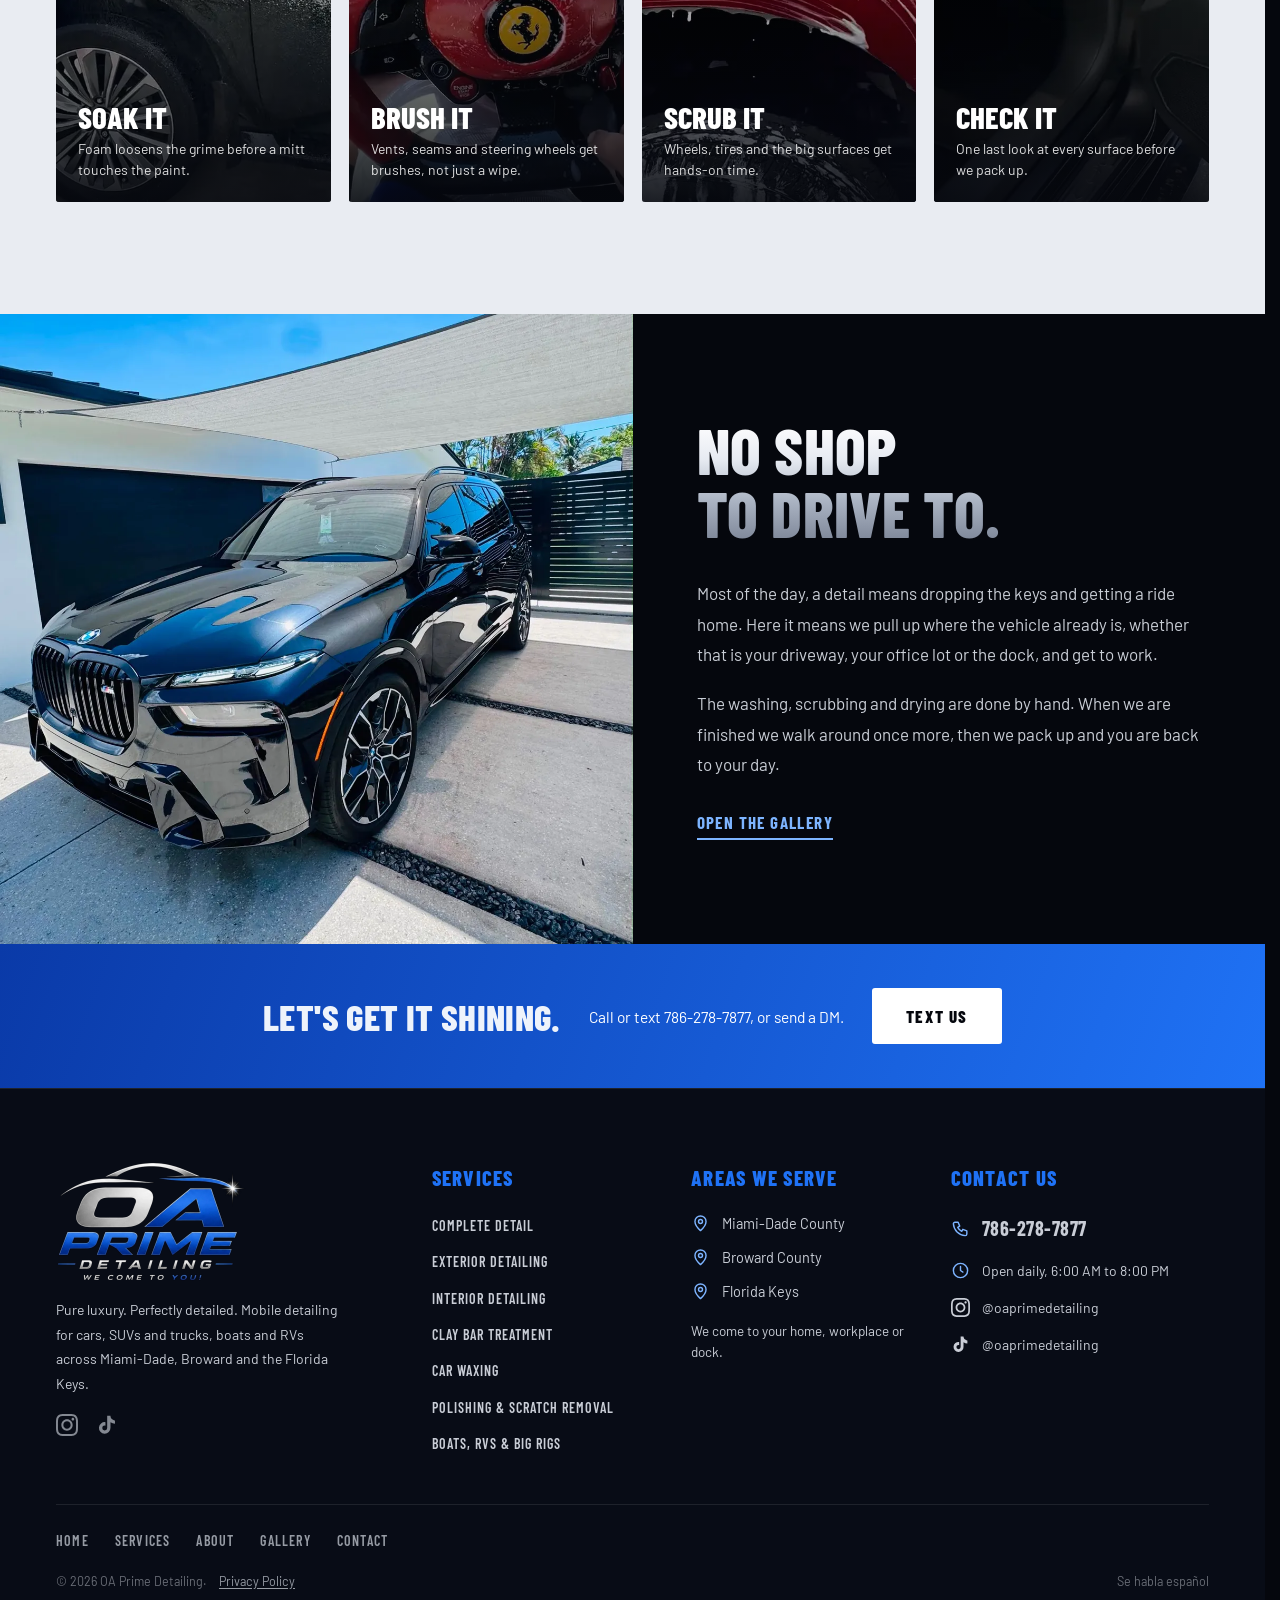
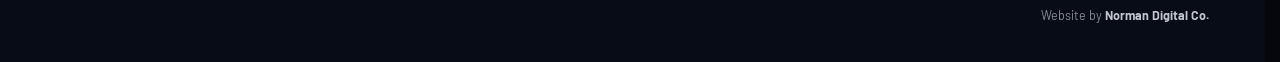
<file: about/index.html>
<!DOCTYPE html>
<html lang="en">
<head>
<meta charset="UTF-8"/>
<meta name="viewport" content="width=device-width, initial-scale=1.0"/>
<title>About OA Prime Detailing | Mobile Detailing in South Florida</title>
<meta name="description" content="Meet OA Prime Detailing, the mobile detailer that brings pure luxury care to your driveway in Miami-Dade, Broward and the Florida Keys."/>
<meta name="robots" content="index, follow"/>
<meta name="theme-color" content="#05070d"/>
<link rel="canonical" href="https://oaprimedetailing.com/about/"/>
<meta property="og:type" content="website"/>
<meta property="og:url" content="https://oaprimedetailing.com/about/"/>
<meta property="og:title" content="About OA Prime Detailing | Mobile Detailing in South Florida"/>
<meta property="og:description" content="Meet OA Prime Detailing, the mobile detailer that brings pure luxury care to your driveway in Miami-Dade, Broward and the Florida Keys."/>
<meta property="og:image" content="https://oaprimedetailing.com/img/oaprime-og.jpg"/>
<meta property="og:image:width" content="1200"/>
<meta property="og:image:height" content="630"/>
<meta property="og:image:alt" content="OA Prime Detailing logo"/>
<meta name="twitter:card" content="summary_large_image"/>
<meta name="twitter:image" content="https://oaprimedetailing.com/img/oaprime-og.jpg"/>
<script type="application/ld+json">
{"@context":"https://schema.org","@type":"AutomotiveBusiness","name":"OA Prime Detailing","description":"Mobile detailing for cars, boats, RVs and trucks in Miami-Dade, Broward and the Florida Keys.","url":"https://oaprimedetailing.com","telephone":"+17862787877","image":"https://oaprimedetailing.com/img/oaprime-og.jpg","logo":"https://oaprimedetailing.com/img/oaprime-logo.webp","knowsLanguage":["en","es"],"sameAs":["https://www.instagram.com/oaprimedetailing/","https://www.tiktok.com/@oaprimedetailing"],"areaServed":[{"@type":"AdministrativeArea","name":"Miami-Dade County, FL"},{"@type":"AdministrativeArea","name":"Broward County, FL"},{"@type":"AdministrativeArea","name":"Florida Keys"}]}
</script>
<link rel="icon" type="image/x-icon" href="/favicon.ico"/>
<link rel="icon" type="image/png" sizes="32x32" href="/favicon-32x32.png"/>
<link rel="icon" type="image/png" sizes="16x16" href="/favicon-16x16.png"/>
<link rel="apple-touch-icon" sizes="180x180" href="/apple-touch-icon.png"/>
<link rel="preload" as="image" href="/img/oaprime-logo.webp"/>
<link rel="preconnect" href="https://fonts.googleapis.com"/>
<link rel="preconnect" href="https://fonts.gstatic.com" crossorigin/>
<!-- Type: the OA Prime logo is a heavy, wide chrome-and-blue sans. Barlow Condensed carries the same weight for headings; Barlow handles reading text. -->
<link href="https://fonts.googleapis.com/css2?family=Barlow+Condensed:wght@600;700;800&family=Barlow:wght@400;500;600;700&display=swap" rel="stylesheet"/>
<!-- LAUNCH: paste the Google Analytics (gtag) snippet here, using the OA Prime property inside the Norman Digital Co GA account -->
<script>
(function(){
 function setVh(){document.documentElement.style.setProperty('--vh',(window.innerHeight*0.01)+'px');}
 setVh();
 window.addEventListener('orientationchange',function(){setTimeout(setVh,400);},{passive:true});
})();
</script>
<link rel="stylesheet" href="/assets/style.css?v=da42f5cf"/>

</head>
<body data-page="about">

<svg style="display:none" xmlns="http://www.w3.org/2000/svg">
 <symbol id="ico-tt" viewBox="0 0 24 24"><path d="M19.6 6.7a4.9 4.9 0 0 1-3.8-4.2V2h-3.6v13.3a2.7 2.7 0 1 1-2.7-2.7c.3 0 .5 0 .8.1V8.9a6.3 6.3 0 1 0 5.5 6.2V9a8.4 8.4 0 0 0 4.9 1.6V7a4.8 4.8 0 0 1-1.1-.3z"/></symbol>
 <symbol id="ico-ig" viewBox="0 0 24 24"><path d="M12 2.163c3.204 0 3.584.012 4.85.07 3.252.148 4.771 1.691 4.919 4.919.058 1.265.069 1.645.069 4.849 0 3.205-.012 3.584-.069 4.849-.149 3.225-1.664 4.771-4.919 4.919-1.266.058-1.644.07-4.85.07-3.204 0-3.584-.012-4.849-.07-3.26-.149-4.771-1.699-4.919-4.92-.058-1.265-.07-1.644-.07-4.849 0-3.204.013-3.583.07-4.849.149-3.227 1.664-4.771 4.919-4.919 1.266-.057 1.645-.069 4.849-.069zm0-2.163c-3.259 0-3.667.014-4.947.072-4.358.2-6.78 2.618-6.98 6.98-.059 1.281-.073 1.689-.073 4.948 0 3.259.014 3.668.072 4.948.2 4.358 2.618 6.78 6.98 6.98 1.281.058 1.689.072 4.948.072 3.259 0 3.668-.014 4.948-.072 4.354-.2 6.782-2.618 6.979-6.98.059-1.28.073-1.689.073-4.948 0-3.259-.014-3.667-.072-4.947-.196-4.354-2.617-6.78-6.979-6.98-1.281-.059-1.69-.073-4.949-.073zm0 5.838c-3.403 0-6.162 2.759-6.162 6.162s2.759 6.163 6.162 6.163 6.162-2.759 6.162-6.163c0-3.403-2.759-6.162-6.162-6.162zm0 10.162c-2.209 0-4-1.79-4-4 0-2.209 1.791-4 4-4s4 1.791 4 4c0 2.21-1.791 4-4 4zm6.406-11.845c-.796 0-1.441.645-1.441 1.44s.645 1.44 1.441 1.44c.795 0 1.439-.645 1.439-1.44s-.644-1.44-1.439-1.44z"/></symbol>
 <symbol id="ico-pin" viewBox="0 0 24 24"><path d="M12 21s-7-6.2-7-11.5a7 7 0 0 1 14 0C19 14.8 12 21 12 21z"/><circle cx="12" cy="9.5" r="2.5"/></symbol>
</svg>

<nav>
 <div class="nav-inner">
 <a class="nav-logo" href="/" onclick="goHome();return false" aria-label="OA Prime Detailing home">
 <img class="nav-logo-img" src="/img/oaprime-logo.webp" alt="OA Prime Detailing" width="760" height="484">
 </a>
 <div class="nav-links">
 <a href="/" data-nav="home">Home</a>
 <a href="/services/" data-nav="services">Services</a>
 <a href="/about/" data-nav="about">About</a>
 <a href="/gallery/" data-nav="gallery">Gallery</a>
 <a href="/contact/" data-nav="contact">Contact</a>
 </div>
 <div class="nav-right">
 <a class="nav-mtel" href="tel:+17862787877" aria-label="Call or text 786-278-7877">786-278-7877</a>
 <a class="nav-book nav-tel" href="tel:+17862787877" aria-label="Call or text OA Prime Detailing at 786-278-7877">786-278-7877</a>
 <button class="ham" id="ham" onclick="toggleMenu()" aria-label="Menu">
 <span></span><span></span><span></span>
 </button>
 </div>
 </div>
</nav>

<div class="mob" id="mob">
 <div class="mob-links">
 <a href="/" data-m="home" style="--i:0">Home</a>
 <a href="/services/" data-m="services" style="--i:1">Services</a>
 <a href="/about/" data-m="about" style="--i:2">About</a>
 <a href="/gallery/" data-m="gallery" style="--i:3">Gallery</a>
 <a href="/contact/" data-m="contact" style="--i:4">Contact</a>
 </div>
 <div class="mob-bottom">
 <a class="mob-book" style="--i:5" href="sms:+17862787877">Text Us</a>
 <a href="tel:+17862787877" class="mob-tel" style="--i:6">786-278-7877</a>
 <a href="https://www.instagram.com/oaprimedetailing/" target="_blank" rel="noopener" class="mob-ig" style="--i:7">Find us @oaprimedetailing</a>
 </div>
</div>

<!-- ═══ ABOUT ═══ -->
<div class="page" id="about">
 <div style="height:var(--nav-h)"></div>
 <section class="ab-hero">
 <div class="ab-hero-in">
 <div>
 <h1 class="sec-h" style="font-size:clamp(2.6rem,5.4vw,4.6rem);margin-bottom:22px">Luxury At<br>Your Curb.</h1>
 <p>OA Prime Detailing is for people who want a vehicle that looks and feels new without giving up an afternoon at a shop. We bring the work to your driveway, your office lot or your dock.</p>
 <p>Cars, trucks, boats and RVs all get the same attention. Brushes in the vents, wheels cleaned by hand, every surface finished before we pack up.</p>
 <p style="margin-bottom:30px">Se habla español. Talk to us in whichever language feels easier.</p>
 <div style="display:flex;flex-wrap:wrap;gap:14px;align-items:center"><a class="btn-y" href="sms:+17862787877">Text Us</a><a class="way-link" href="/services/">See The Services</a></div>
 </div>
 <div>
 <div class="loop-vid"><video id="aboutVid" muted loop playsinline preload="metadata" poster="/img/oaprime-clip-4-poster.webp" aria-label="A Ferrari steering wheel being brushed clean"><source src="/img/oaprime-clip-4.mp4" type="video/mp4"></video></div>
 <p class="cole-cap" style="text-align:center;color:var(--muted)">Fine detail work on a Ferrari steering wheel.</p>
 </div>
 </div>
 </section>
 <div class="tick" aria-hidden="true"><div class="tick-row"><span class="f">Cars</span><i></i><span class="">SUVs & Trucks</span><i></i><span class="f">Heavy-Duty Trucks</span><i></i><span class="">Boats</span><i></i><span class="f">RVs</span><i></i><span class="f">Cars</span><i></i><span class="">SUVs & Trucks</span><i></i><span class="f">Heavy-Duty Trucks</span><i></i><span class="">Boats</span><i></i><span class="f">RVs</span><i></i><span class="f">Cars</span><i></i><span class="">SUVs & Trucks</span><i></i><span class="f">Heavy-Duty Trucks</span><i></i><span class="">Boats</span><i></i><span class="f">RVs</span><i></i><span class="f">Cars</span><i></i><span class="">SUVs & Trucks</span><i></i><span class="f">Heavy-Duty Trucks</span><i></i><span class="">Boats</span><i></i><span class="f">RVs</span><i></i></div></div>
 <section class="fs">
 <div class="fs-in">
 <div class="fs-head reveal">
 <h2 class="sec-h dark">Behind<br>The Shine.</h2>
 <p class="sec-sub dark">Text us to book and pick a day. Then it goes like this, right where your vehicle is parked.</p>
 </div>
 <div class="fs-row">
 <div class="fs-card reveal"><video muted loop playsinline preload="metadata" poster="/img/oaprime-clip-1-poster.webp" aria-label="A black SUV covered in foam"><source src="/img/oaprime-clip-1.mp4" type="video/mp4"></video><div class="fs-cap"><h3>Soak it</h3><p>Foam loosens the grime before a mitt touches the paint.</p></div></div>
 <div class="fs-card reveal reveal-delay-1"><video muted loop playsinline preload="metadata" poster="/img/oaprime-clip-4-poster.webp" aria-label="A steering wheel being brushed"><source src="/img/oaprime-clip-4.mp4" type="video/mp4"></video><div class="fs-cap"><h3>Brush it</h3><p>Vents, seams and steering wheels get brushes, not just a wipe.</p></div></div>
 <div class="fs-card reveal reveal-delay-2"><video muted loop playsinline preload="metadata" poster="/img/oaprime-clip-5-poster.webp" aria-label="A red Ram being scrubbed"><source src="/img/oaprime-clip-5.mp4" type="video/mp4"></video><div class="fs-cap"><h3>Scrub it</h3><p>Wheels, tires and the big surfaces get hands-on time.</p></div></div>
 <div class="fs-card reveal reveal-delay-3"><video muted loop playsinline preload="metadata" poster="/img/oaprime-clip-7-poster.webp" aria-label="A Lamborghini interior with orange seats"><source src="/img/oaprime-clip-7.mp4" type="video/mp4"></video><div class="fs-cap"><h3>Check it</h3><p>One last look at every surface before we pack up.</p></div></div>
 </div>
 </div>
 </section>
 <section class="std">
 <div class="std-photo"><img src="/img/oaprime-02.webp" alt="Black BMW X7 in a driveway after a detail" loading="lazy"></div>
 <div class="std-txt">
 <h2 class="sec-h">No Shop<br>To Drive To.</h2>
 <p class="std-p">Most of the day, a detail means dropping the keys and getting a ride home. Here it means we pull up where the vehicle already is, whether that is your driveway, your office lot or the dock, and get to work.</p>
 <p class="std-p">The washing, scrubbing and drying are done by hand. When we are finished we walk around once more, then we pack up and you are back to your day.</p>
 <a class="ab-more" href="/gallery/">Open the gallery</a>
 </div>
 </section>

 <div class="cta-band">
 <h2>Let's Get It Shining.</h2>
 <p>Call or text 786-278-7877, or send a DM.</p>
 <a class="btn-y" href="sms:+17862787877">Text Us</a>
 </div>
</div>

<footer>
 <div class="footer-top">
 <div class="f-brand">
 <img class="f-logo" src="/img/oaprime-logo.webp" alt="OA Prime Detailing" loading="lazy" width="760" height="484">
 <p>Pure luxury. Perfectly detailed. Mobile detailing for cars, SUVs and trucks, boats and RVs across Miami-Dade, Broward and the Florida Keys.</p>
 <div class="f-soc-row f-plain"><a href="https://www.instagram.com/oaprimedetailing/" target="_blank" rel="noopener" aria-label="Instagram"><svg viewBox="0 0 24 24"><use href="#ico-ig"/></svg></a><a href="https://www.tiktok.com/@oaprimedetailing" target="_blank" rel="noopener" aria-label="TikTok"><svg viewBox="0 0 24 24"><use href="#ico-tt"/></svg></a></div>
 </div>
 <div class="f-col"><h4>Services</h4><ul class="f-links"><li><a href="/services/#svc-s1">Complete Detail</a></li><li><a href="/services/#svc-s2">Exterior Detailing</a></li><li><a href="/services/#svc-s3">Interior Detailing</a></li><li><a href="/services/#svc-s4">Clay Bar Treatment</a></li><li><a href="/services/#svc-s5">Car Waxing</a></li><li><a href="/services/#svc-s6">Polishing & Scratch Removal</a></li><li><a href="/services/#svc-s7">Boats, RVs & Big Rigs</a></li></ul></div>
 <div class="f-col"><h4>Areas We Serve</h4><ul class="f-pins"><li><svg viewBox="0 0 24 24"><use href="#ico-pin"/></svg>Miami-Dade County</li><li><svg viewBox="0 0 24 24"><use href="#ico-pin"/></svg>Broward County</li><li><svg viewBox="0 0 24 24"><use href="#ico-pin"/></svg>Florida Keys</li></ul><p class="f-note2">We come to your home, workplace or dock.</p></div>
 <div class="f-col"><h4>Contact Us</h4><ul class="f-rows"><li><svg viewBox="0 0 24 24"><path d="M5 4h4l2 5-2.5 1.5a11 11 0 0 0 5 5L15 13l5 2v4a2 2 0 0 1-2 2A16 16 0 0 1 3 6a2 2 0 0 1 2-2z"/></svg><a href="tel:+17862787877" class="f-phone">786-278-7877</a></li><li><svg viewBox="0 0 24 24"><circle cx="12" cy="12" r="9"/><path d="M12 7v5l3 2"/></svg><span>Open daily, 6:00 AM to 8:00 PM</span></li><li><svg class="ig-plain" viewBox="0 0 24 24"><use href="#ico-ig"/></svg><a href="https://www.instagram.com/oaprimedetailing/" target="_blank" rel="noopener">@oaprimedetailing</a></li><li><svg class="ig-plain" viewBox="0 0 24 24"><use href="#ico-tt"/></svg><a href="https://www.tiktok.com/@oaprimedetailing" target="_blank" rel="noopener">@oaprimedetailing</a></li></ul></div>
 </div>
 <div class="f-nav"><a href="/">Home</a><a href="/services/">Services</a><a href="/about/">About</a><a href="/gallery/">Gallery</a><a href="/contact/">Contact</a></div>
 <div class="footer-bottom"><p>&copy; 2026 OA Prime Detailing. <a class="f-legal" href="/privacy/">Privacy Policy</a></p><p>Se habla español</p></div>
 <div class="f-credit"><a href="https://normandigitalco.com" target="_blank" rel="noopener"><span>Website by</span> <b>Norman Digital Co.</b></a></div>
</footer>

<!-- LIGHTBOX -->
<div class="lb" id="lb">
 <button class="lb-x" onclick="closeLb()" aria-label="Close">&#x00D7;</button>
 <button class="lb-prev" onclick="moveLb(-1)" aria-label="Previous">&#x2039;</button>
 <img id="lbImg" alt="">
 <button class="lb-next" onclick="moveLb(1)" aria-label="Next">&#x203A;</button>
</div>

<script src="/assets/main.js?v=683b8122" defer></script>
</body>
</html>
</file>
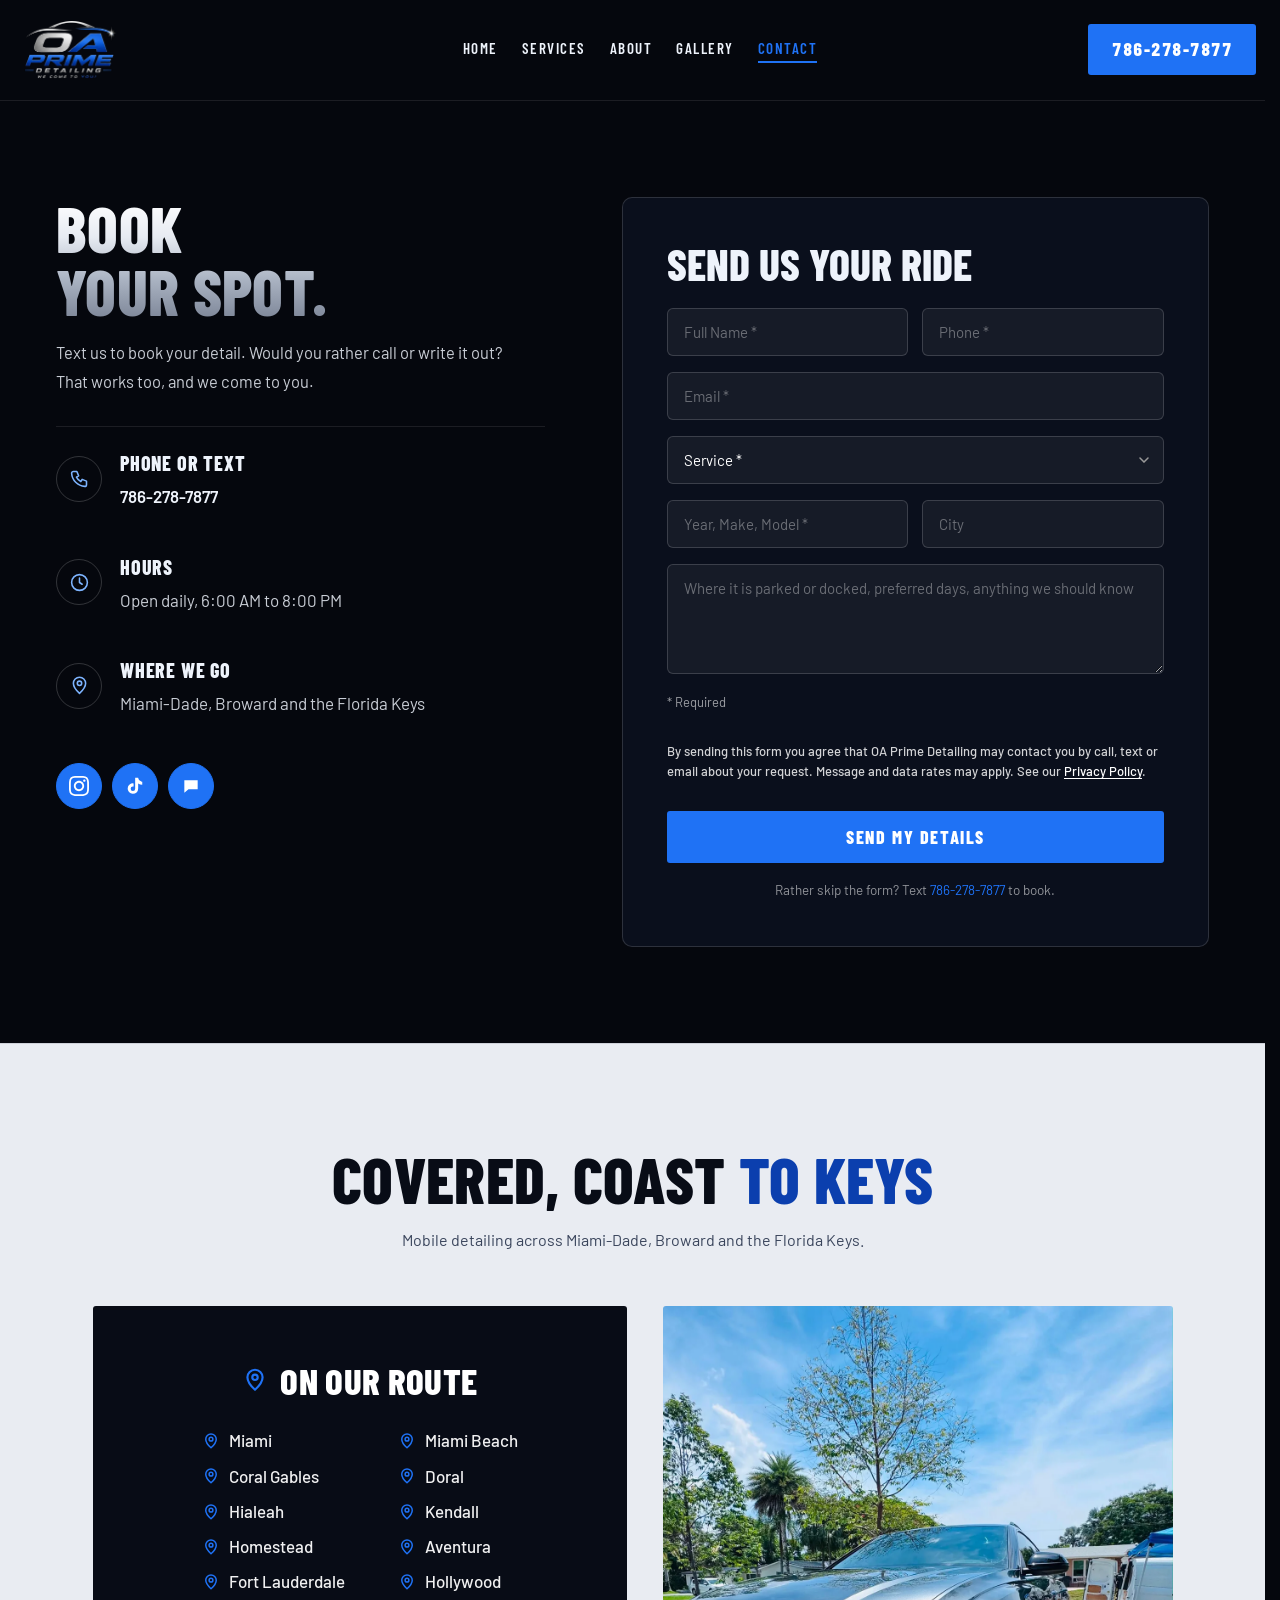
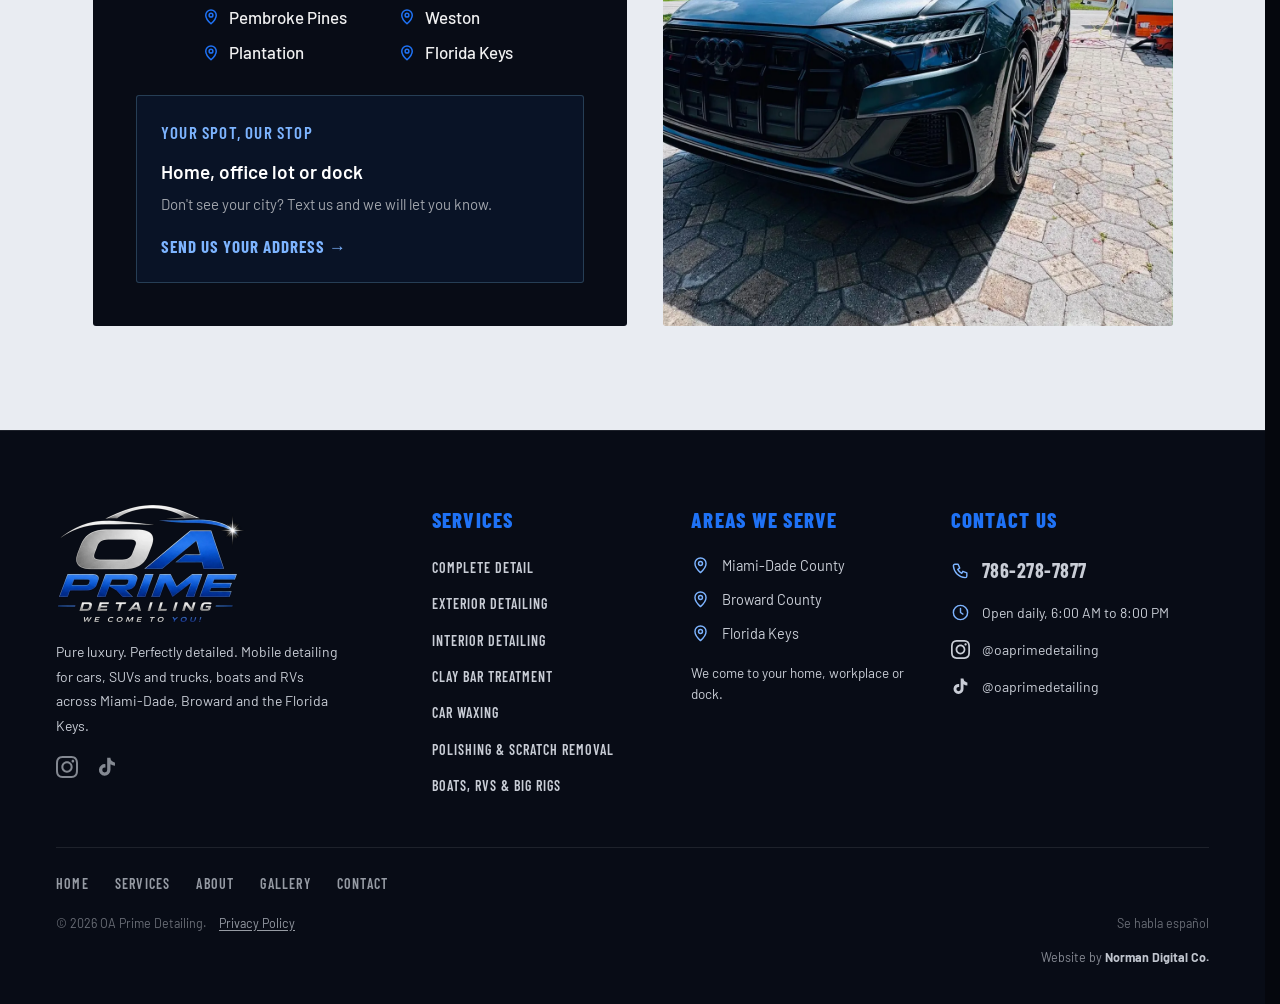
<file: contact/index.html>
<!DOCTYPE html>
<html lang="en">
<head>
<meta charset="UTF-8"/>
<meta name="viewport" content="width=device-width, initial-scale=1.0"/>
<title>Book Your Detail | OA Prime Detailing</title>
<meta name="description" content="Text or call 786-278-7877 to book a mobile detail with OA Prime Detailing. We come to you across Miami-Dade, Broward and the Florida Keys."/>
<meta name="robots" content="index, follow"/>
<meta name="theme-color" content="#05070d"/>
<link rel="canonical" href="https://oaprimedetailing.com/contact/"/>
<meta property="og:type" content="website"/>
<meta property="og:url" content="https://oaprimedetailing.com/contact/"/>
<meta property="og:title" content="Book Your Detail | OA Prime Detailing"/>
<meta property="og:description" content="Text or call 786-278-7877 to book a mobile detail with OA Prime Detailing. We come to you across Miami-Dade, Broward and the Florida Keys."/>
<meta property="og:image" content="https://oaprimedetailing.com/img/oaprime-og.jpg"/>
<meta property="og:image:width" content="1200"/>
<meta property="og:image:height" content="630"/>
<meta property="og:image:alt" content="OA Prime Detailing logo"/>
<meta name="twitter:card" content="summary_large_image"/>
<meta name="twitter:image" content="https://oaprimedetailing.com/img/oaprime-og.jpg"/>
<script type="application/ld+json">
{"@context":"https://schema.org","@type":"AutomotiveBusiness","name":"OA Prime Detailing","description":"Mobile detailing for cars, boats, RVs and trucks in Miami-Dade, Broward and the Florida Keys.","url":"https://oaprimedetailing.com","telephone":"+17862787877","image":"https://oaprimedetailing.com/img/oaprime-og.jpg","logo":"https://oaprimedetailing.com/img/oaprime-logo.webp","knowsLanguage":["en","es"],"sameAs":["https://www.instagram.com/oaprimedetailing/","https://www.tiktok.com/@oaprimedetailing"],"areaServed":[{"@type":"AdministrativeArea","name":"Miami-Dade County, FL"},{"@type":"AdministrativeArea","name":"Broward County, FL"},{"@type":"AdministrativeArea","name":"Florida Keys"}]}
</script>
<link rel="icon" type="image/x-icon" href="/favicon.ico"/>
<link rel="icon" type="image/png" sizes="32x32" href="/favicon-32x32.png"/>
<link rel="icon" type="image/png" sizes="16x16" href="/favicon-16x16.png"/>
<link rel="apple-touch-icon" sizes="180x180" href="/apple-touch-icon.png"/>
<link rel="preload" as="image" href="/img/oaprime-logo.webp"/>
<link rel="preconnect" href="https://fonts.googleapis.com"/>
<link rel="preconnect" href="https://fonts.gstatic.com" crossorigin/>
<!-- Type: the OA Prime logo is a heavy, wide chrome-and-blue sans. Barlow Condensed carries the same weight for headings; Barlow handles reading text. -->
<link href="https://fonts.googleapis.com/css2?family=Barlow+Condensed:wght@600;700;800&family=Barlow:wght@400;500;600;700&display=swap" rel="stylesheet"/>
<!-- LAUNCH: paste the Google Analytics (gtag) snippet here, using the OA Prime property inside the Norman Digital Co GA account -->
<script>
(function(){
 function setVh(){document.documentElement.style.setProperty('--vh',(window.innerHeight*0.01)+'px');}
 setVh();
 window.addEventListener('orientationchange',function(){setTimeout(setVh,400);},{passive:true});
})();
</script>
<link rel="stylesheet" href="/assets/style.css?v=da42f5cf"/>

</head>
<body data-page="contact">

<svg style="display:none" xmlns="http://www.w3.org/2000/svg">
 <symbol id="ico-tt" viewBox="0 0 24 24"><path d="M19.6 6.7a4.9 4.9 0 0 1-3.8-4.2V2h-3.6v13.3a2.7 2.7 0 1 1-2.7-2.7c.3 0 .5 0 .8.1V8.9a6.3 6.3 0 1 0 5.5 6.2V9a8.4 8.4 0 0 0 4.9 1.6V7a4.8 4.8 0 0 1-1.1-.3z"/></symbol>
 <symbol id="ico-ig" viewBox="0 0 24 24"><path d="M12 2.163c3.204 0 3.584.012 4.85.07 3.252.148 4.771 1.691 4.919 4.919.058 1.265.069 1.645.069 4.849 0 3.205-.012 3.584-.069 4.849-.149 3.225-1.664 4.771-4.919 4.919-1.266.058-1.644.07-4.85.07-3.204 0-3.584-.012-4.849-.07-3.26-.149-4.771-1.699-4.919-4.92-.058-1.265-.07-1.644-.07-4.849 0-3.204.013-3.583.07-4.849.149-3.227 1.664-4.771 4.919-4.919 1.266-.057 1.645-.069 4.849-.069zm0-2.163c-3.259 0-3.667.014-4.947.072-4.358.2-6.78 2.618-6.98 6.98-.059 1.281-.073 1.689-.073 4.948 0 3.259.014 3.668.072 4.948.2 4.358 2.618 6.78 6.98 6.98 1.281.058 1.689.072 4.948.072 3.259 0 3.668-.014 4.948-.072 4.354-.2 6.782-2.618 6.979-6.98.059-1.28.073-1.689.073-4.948 0-3.259-.014-3.667-.072-4.947-.196-4.354-2.617-6.78-6.979-6.98-1.281-.059-1.69-.073-4.949-.073zm0 5.838c-3.403 0-6.162 2.759-6.162 6.162s2.759 6.163 6.162 6.163 6.162-2.759 6.162-6.163c0-3.403-2.759-6.162-6.162-6.162zm0 10.162c-2.209 0-4-1.79-4-4 0-2.209 1.791-4 4-4s4 1.791 4 4c0 2.21-1.791 4-4 4zm6.406-11.845c-.796 0-1.441.645-1.441 1.44s.645 1.44 1.441 1.44c.795 0 1.439-.645 1.439-1.44s-.644-1.44-1.439-1.44z"/></symbol>
 <symbol id="ico-pin" viewBox="0 0 24 24"><path d="M12 21s-7-6.2-7-11.5a7 7 0 0 1 14 0C19 14.8 12 21 12 21z"/><circle cx="12" cy="9.5" r="2.5"/></symbol>
</svg>

<nav>
 <div class="nav-inner">
 <a class="nav-logo" href="/" onclick="goHome();return false" aria-label="OA Prime Detailing home">
 <img class="nav-logo-img" src="/img/oaprime-logo.webp" alt="OA Prime Detailing" width="760" height="484">
 </a>
 <div class="nav-links">
 <a href="/" data-nav="home">Home</a>
 <a href="/services/" data-nav="services">Services</a>
 <a href="/about/" data-nav="about">About</a>
 <a href="/gallery/" data-nav="gallery">Gallery</a>
 <a href="/contact/" data-nav="contact">Contact</a>
 </div>
 <div class="nav-right">
 <a class="nav-mtel" href="tel:+17862787877" aria-label="Call or text 786-278-7877">786-278-7877</a>
 <a class="nav-book nav-tel" href="tel:+17862787877" aria-label="Call or text OA Prime Detailing at 786-278-7877">786-278-7877</a>
 <button class="ham" id="ham" onclick="toggleMenu()" aria-label="Menu">
 <span></span><span></span><span></span>
 </button>
 </div>
 </div>
</nav>

<div class="mob" id="mob">
 <div class="mob-links">
 <a href="/" data-m="home" style="--i:0">Home</a>
 <a href="/services/" data-m="services" style="--i:1">Services</a>
 <a href="/about/" data-m="about" style="--i:2">About</a>
 <a href="/gallery/" data-m="gallery" style="--i:3">Gallery</a>
 <a href="/contact/" data-m="contact" style="--i:4">Contact</a>
 </div>
 <div class="mob-bottom">
 <a class="mob-book" style="--i:5" href="sms:+17862787877">Text Us</a>
 <a href="tel:+17862787877" class="mob-tel" style="--i:6">786-278-7877</a>
 <a href="https://www.instagram.com/oaprimedetailing/" target="_blank" rel="noopener" class="mob-ig" style="--i:7">Find us @oaprimedetailing</a>
 </div>
</div>

<!-- ═══ CONTACT ═══ -->
<div class="page" id="contact">
 <div style="height:var(--nav-h)"></div>

 <div class="sec ct" style="background:var(--bg);border-top:1px solid var(--line)">
 <div class="ct-in">
 <div class="ct-l">
 <h1 class="sec-h">Book<br>Your Spot.</h1>
 <p class="ct-p">Text us to book your detail. Would you rather call or write it out? That works too, and we come to you.</p>
 <ul class="ct-rows">
 <li><span class="ct-ic"><svg viewBox="0 0 24 24"><path d="M5 4h4l2 5-2.5 1.5a11 11 0 0 0 5 5L15 13l5 2v4a2 2 0 0 1-2 2A16 16 0 0 1 3 6a2 2 0 0 1 2-2z"/></svg></span><div><b>Phone or text</b><a href="tel:+17862787877">786-278-7877</a></div></li>
 <li><span class="ct-ic"><svg viewBox="0 0 24 24"><circle cx="12" cy="12" r="9"/><path d="M12 7v5l3 2"/></svg></span><div><b>Hours</b><span>Open daily, 6:00 AM to 8:00 PM</span></div></li>
 <li><span class="ct-ic"><svg viewBox="0 0 24 24"><use href="#ico-pin"/></svg></span><div><b>Where we go</b><span>Miami-Dade, Broward and the Florida Keys</span></div></li>
 </ul>
 <div class="f-soc-row ct-soc"><a href="https://www.instagram.com/oaprimedetailing/" target="_blank" rel="noopener" aria-label="Instagram"><svg viewBox="0 0 24 24"><use href="#ico-ig"/></svg></a><a href="https://www.tiktok.com/@oaprimedetailing" target="_blank" rel="noopener" aria-label="TikTok"><svg viewBox="0 0 24 24"><use href="#ico-tt"/></svg></a><a href="sms:+17862787877" aria-label="Text us"><svg viewBox="0 0 24 24"><path d="M4 5h16v11H9l-5 4z"/></svg></a></div>
 </div>
 <div class="ct-r">
 <div class="form-card ct-card"><h3 class="ct-h">Send Us Your Ride</h3>
 <form class="form" id="bookForm" action="https://formsubmit.co/REPLACE-AT-LAUNCH" method="POST" onsubmit="handleForm(event)">
 <input type="hidden" name="_subject" value="New Detail Request - OA Prime Detailing">
 <input type="hidden" name="_captcha" value="false">
 <input type="hidden" name="_template" value="table">
 <input type="text" name="_honey" style="display:none" tabindex="-1" autocomplete="off">
 <div class="f-row">
 <div class="f-group"><input type="text" id="fn" name="name" aria-label="Full name" placeholder="Full Name *" required autocomplete="name"></div>
 <div class="f-group"><input type="tel" id="fp" name="phone" aria-label="Phone" placeholder="Phone *" required autocomplete="tel"></div>
 </div>
 <div class="f-group"><input type="email" id="fe" name="email" aria-label="Email" placeholder="Email *" required autocomplete="email"></div>
 <div class="f-group"><select id="fs" name="service" aria-label="Service" required>
 <option value="" disabled selected>Service *</option>
 <option value="Complete Detail">Complete Detail</option><option value="Exterior Detailing">Exterior Detailing</option><option value="Interior Detailing">Interior Detailing</option><option value="Clay Bar Treatment">Clay Bar Treatment</option><option value="Car Waxing">Car Waxing</option><option value="Polishing &amp; Scratch Removal">Polishing &amp; Scratch Removal</option><option value="Boats, RVs &amp; Big Rigs">Boats, RVs &amp; Big Rigs</option><option value="Not sure, help me pick">Not sure, help me pick</option>
 </select></div>
 <div class="f-row">
 <div class="f-group"><input type="text" id="fv" name="vehicle" aria-label="Vehicle year, make and model" placeholder="Year, Make, Model *" required autocomplete="off"></div>
 <div class="f-group"><input type="text" id="fc" name="city" aria-label="City" placeholder="City" autocomplete="off"></div>
 </div>
 <div class="f-group"><textarea id="fm" name="message" aria-label="Message" placeholder="Where it is parked or docked, preferred days, anything we should know"></textarea></div>
 <p class="f-req">* Required</p>
 <p class="f-consent">By sending this form you agree that OA Prime Detailing may contact you by call, text or email about your request. Message and data rates may apply. See our <a href="/privacy/">Privacy Policy</a>.</p>
 <button type="submit" class="f-submit">Send My Details</button>
 <div class="f-ok">Got it. We will be in touch shortly.</div>
 </form>
 <p class="f-note">Rather skip the form? Text <a href="sms:+17862787877">786-278-7877</a> to book.</p>
 </div>
 </div>
 </div>
 </div>

 
 <section class="sa">
 <div class="sa-in">
 <div class="sa-head">
 <h2 class="sec-h dark">Covered, Coast <span style="color:var(--yd)">To Keys</span></h2>
 <p class="sec-sub dark">Mobile detailing across Miami-Dade, Broward and the Florida Keys.</p>
 </div>
 <div class="sa-grid">
 <div class="sa-card">
 <div class="sa-main"><h3 class="sa-h"><svg viewBox="0 0 24 24" stroke-linecap="round" stroke-linejoin="round"><path d="M12 21s-7-6.2-7-11.5a7 7 0 0 1 14 0C19 14.8 12 21 12 21z"/><circle cx="12" cy="9.5" r="2.5"/></svg><span>On Our Route</span></h3>
 <ul class="sa-list"><li><svg viewBox="0 0 24 24" stroke-linecap="round" stroke-linejoin="round"><path d="M12 21s-7-6.2-7-11.5a7 7 0 0 1 14 0C19 14.8 12 21 12 21z"/><circle cx="12" cy="9.5" r="2.5"/></svg>Miami</li><li><svg viewBox="0 0 24 24" stroke-linecap="round" stroke-linejoin="round"><path d="M12 21s-7-6.2-7-11.5a7 7 0 0 1 14 0C19 14.8 12 21 12 21z"/><circle cx="12" cy="9.5" r="2.5"/></svg>Miami Beach</li><li><svg viewBox="0 0 24 24" stroke-linecap="round" stroke-linejoin="round"><path d="M12 21s-7-6.2-7-11.5a7 7 0 0 1 14 0C19 14.8 12 21 12 21z"/><circle cx="12" cy="9.5" r="2.5"/></svg>Coral Gables</li><li><svg viewBox="0 0 24 24" stroke-linecap="round" stroke-linejoin="round"><path d="M12 21s-7-6.2-7-11.5a7 7 0 0 1 14 0C19 14.8 12 21 12 21z"/><circle cx="12" cy="9.5" r="2.5"/></svg>Doral</li><li><svg viewBox="0 0 24 24" stroke-linecap="round" stroke-linejoin="round"><path d="M12 21s-7-6.2-7-11.5a7 7 0 0 1 14 0C19 14.8 12 21 12 21z"/><circle cx="12" cy="9.5" r="2.5"/></svg>Hialeah</li><li><svg viewBox="0 0 24 24" stroke-linecap="round" stroke-linejoin="round"><path d="M12 21s-7-6.2-7-11.5a7 7 0 0 1 14 0C19 14.8 12 21 12 21z"/><circle cx="12" cy="9.5" r="2.5"/></svg>Kendall</li><li><svg viewBox="0 0 24 24" stroke-linecap="round" stroke-linejoin="round"><path d="M12 21s-7-6.2-7-11.5a7 7 0 0 1 14 0C19 14.8 12 21 12 21z"/><circle cx="12" cy="9.5" r="2.5"/></svg>Homestead</li><li><svg viewBox="0 0 24 24" stroke-linecap="round" stroke-linejoin="round"><path d="M12 21s-7-6.2-7-11.5a7 7 0 0 1 14 0C19 14.8 12 21 12 21z"/><circle cx="12" cy="9.5" r="2.5"/></svg>Aventura</li><li><svg viewBox="0 0 24 24" stroke-linecap="round" stroke-linejoin="round"><path d="M12 21s-7-6.2-7-11.5a7 7 0 0 1 14 0C19 14.8 12 21 12 21z"/><circle cx="12" cy="9.5" r="2.5"/></svg>Fort Lauderdale</li><li><svg viewBox="0 0 24 24" stroke-linecap="round" stroke-linejoin="round"><path d="M12 21s-7-6.2-7-11.5a7 7 0 0 1 14 0C19 14.8 12 21 12 21z"/><circle cx="12" cy="9.5" r="2.5"/></svg>Hollywood</li><li><svg viewBox="0 0 24 24" stroke-linecap="round" stroke-linejoin="round"><path d="M12 21s-7-6.2-7-11.5a7 7 0 0 1 14 0C19 14.8 12 21 12 21z"/><circle cx="12" cy="9.5" r="2.5"/></svg>Pembroke Pines</li><li><svg viewBox="0 0 24 24" stroke-linecap="round" stroke-linejoin="round"><path d="M12 21s-7-6.2-7-11.5a7 7 0 0 1 14 0C19 14.8 12 21 12 21z"/><circle cx="12" cy="9.5" r="2.5"/></svg>Weston</li><li><svg viewBox="0 0 24 24" stroke-linecap="round" stroke-linejoin="round"><path d="M12 21s-7-6.2-7-11.5a7 7 0 0 1 14 0C19 14.8 12 21 12 21z"/><circle cx="12" cy="9.5" r="2.5"/></svg>Plantation</li><li><svg viewBox="0 0 24 24" stroke-linecap="round" stroke-linejoin="round"><path d="M12 21s-7-6.2-7-11.5a7 7 0 0 1 14 0C19 14.8 12 21 12 21z"/><circle cx="12" cy="9.5" r="2.5"/></svg>Florida Keys</li></ul></div>
 <div class="sa-loc"><h4>Your Spot, Our Stop</h4><b>Home, office lot or dock</b><p>Don't see your city? Text us and we will let you know.</p><a href="sms:+17862787877?&body=Hi%20OA%20Prime%2C%20can%20you%20come%20to%20">Send Us Your Address &rarr;</a></div>
 </div>
 <div class="sa-photo"><img src="/img/oaprime-01.webp" alt="Black Audi Q8 in a paved driveway with palm trees" loading="lazy"></div>
 </div>
 </div>
 </section>
</div>

<footer>
 <div class="footer-top">
 <div class="f-brand">
 <img class="f-logo" src="/img/oaprime-logo.webp" alt="OA Prime Detailing" loading="lazy" width="760" height="484">
 <p>Pure luxury. Perfectly detailed. Mobile detailing for cars, SUVs and trucks, boats and RVs across Miami-Dade, Broward and the Florida Keys.</p>
 <div class="f-soc-row f-plain"><a href="https://www.instagram.com/oaprimedetailing/" target="_blank" rel="noopener" aria-label="Instagram"><svg viewBox="0 0 24 24"><use href="#ico-ig"/></svg></a><a href="https://www.tiktok.com/@oaprimedetailing" target="_blank" rel="noopener" aria-label="TikTok"><svg viewBox="0 0 24 24"><use href="#ico-tt"/></svg></a></div>
 </div>
 <div class="f-col"><h4>Services</h4><ul class="f-links"><li><a href="/services/#svc-s1">Complete Detail</a></li><li><a href="/services/#svc-s2">Exterior Detailing</a></li><li><a href="/services/#svc-s3">Interior Detailing</a></li><li><a href="/services/#svc-s4">Clay Bar Treatment</a></li><li><a href="/services/#svc-s5">Car Waxing</a></li><li><a href="/services/#svc-s6">Polishing & Scratch Removal</a></li><li><a href="/services/#svc-s7">Boats, RVs & Big Rigs</a></li></ul></div>
 <div class="f-col"><h4>Areas We Serve</h4><ul class="f-pins"><li><svg viewBox="0 0 24 24"><use href="#ico-pin"/></svg>Miami-Dade County</li><li><svg viewBox="0 0 24 24"><use href="#ico-pin"/></svg>Broward County</li><li><svg viewBox="0 0 24 24"><use href="#ico-pin"/></svg>Florida Keys</li></ul><p class="f-note2">We come to your home, workplace or dock.</p></div>
 <div class="f-col"><h4>Contact Us</h4><ul class="f-rows"><li><svg viewBox="0 0 24 24"><path d="M5 4h4l2 5-2.5 1.5a11 11 0 0 0 5 5L15 13l5 2v4a2 2 0 0 1-2 2A16 16 0 0 1 3 6a2 2 0 0 1 2-2z"/></svg><a href="tel:+17862787877" class="f-phone">786-278-7877</a></li><li><svg viewBox="0 0 24 24"><circle cx="12" cy="12" r="9"/><path d="M12 7v5l3 2"/></svg><span>Open daily, 6:00 AM to 8:00 PM</span></li><li><svg class="ig-plain" viewBox="0 0 24 24"><use href="#ico-ig"/></svg><a href="https://www.instagram.com/oaprimedetailing/" target="_blank" rel="noopener">@oaprimedetailing</a></li><li><svg class="ig-plain" viewBox="0 0 24 24"><use href="#ico-tt"/></svg><a href="https://www.tiktok.com/@oaprimedetailing" target="_blank" rel="noopener">@oaprimedetailing</a></li></ul></div>
 </div>
 <div class="f-nav"><a href="/">Home</a><a href="/services/">Services</a><a href="/about/">About</a><a href="/gallery/">Gallery</a><a href="/contact/">Contact</a></div>
 <div class="footer-bottom"><p>&copy; 2026 OA Prime Detailing. <a class="f-legal" href="/privacy/">Privacy Policy</a></p><p>Se habla español</p></div>
 <div class="f-credit"><a href="https://normandigitalco.com" target="_blank" rel="noopener"><span>Website by</span> <b>Norman Digital Co.</b></a></div>
</footer>

<!-- LIGHTBOX -->
<div class="lb" id="lb">
 <button class="lb-x" onclick="closeLb()" aria-label="Close">&#x00D7;</button>
 <button class="lb-prev" onclick="moveLb(-1)" aria-label="Previous">&#x2039;</button>
 <img id="lbImg" alt="">
 <button class="lb-next" onclick="moveLb(1)" aria-label="Next">&#x203A;</button>
</div>

<script src="/assets/main.js?v=683b8122" defer></script>
</body>
</html>
</file>
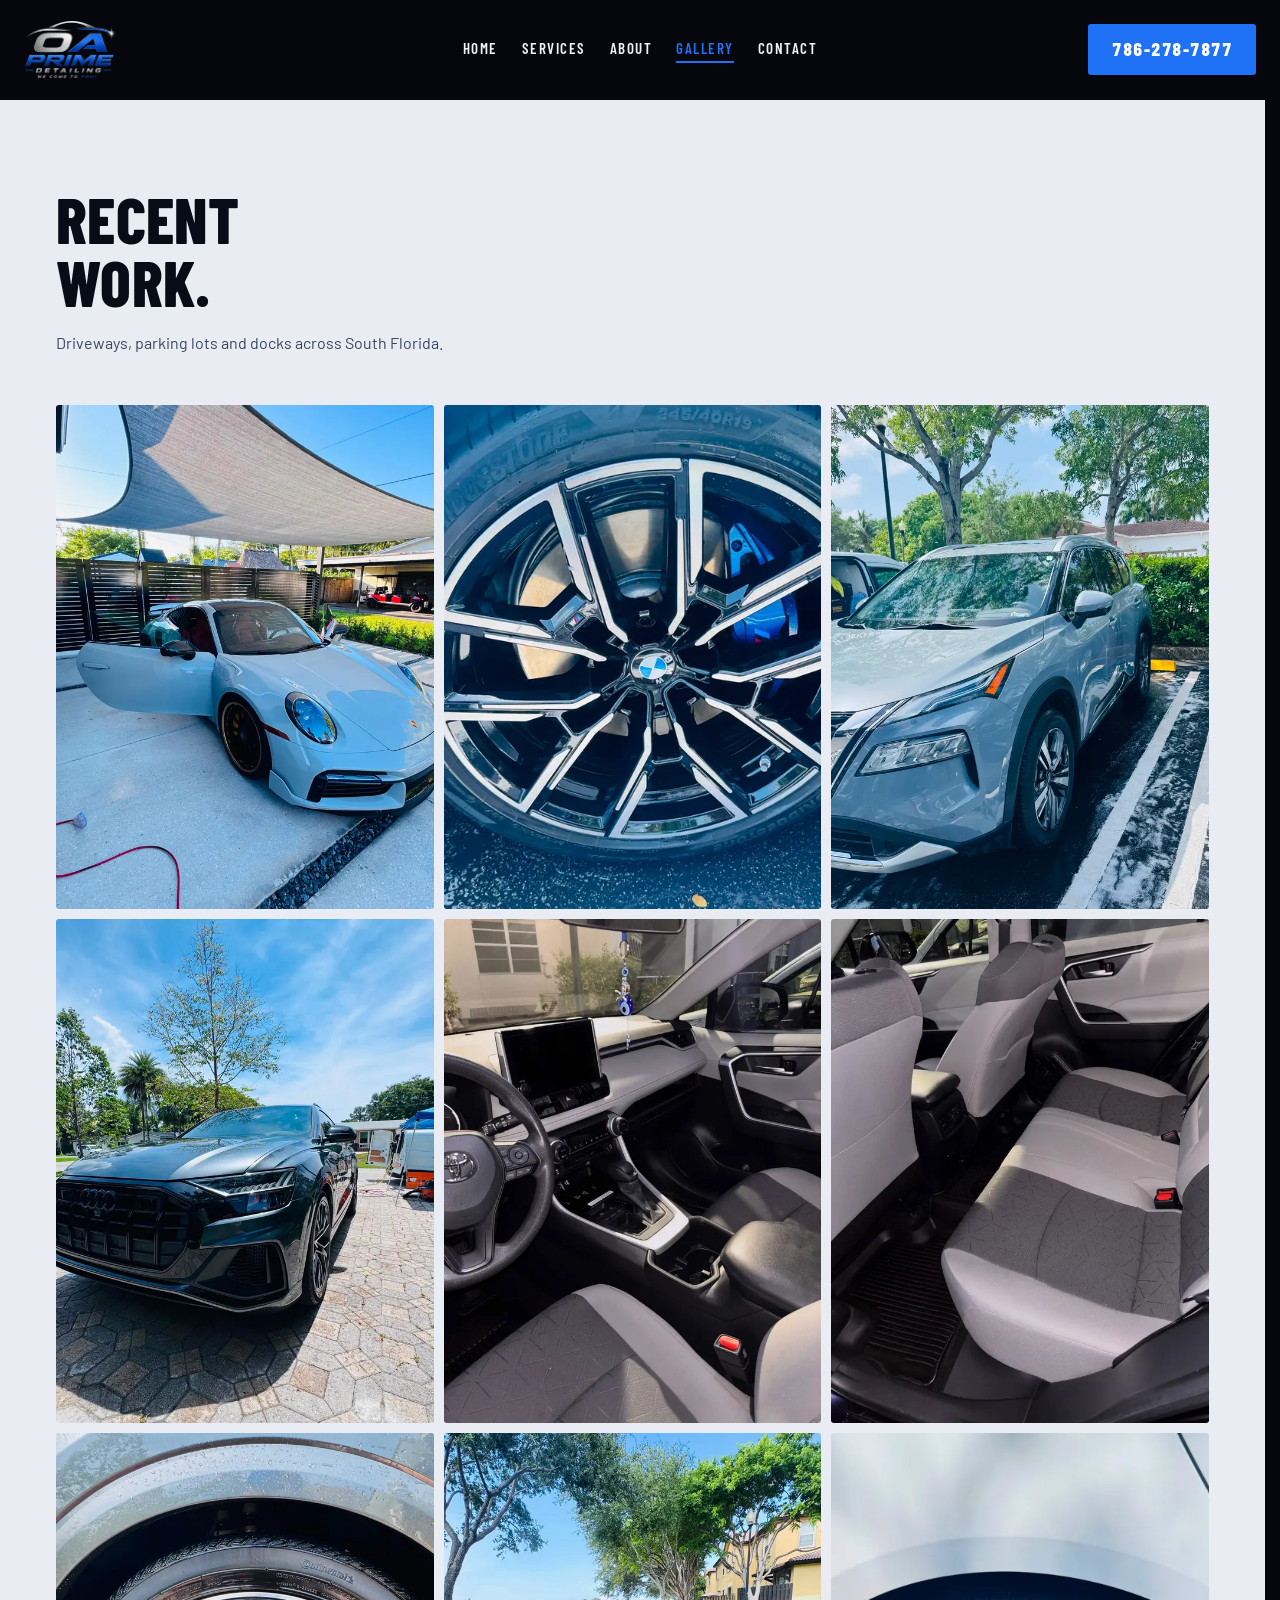
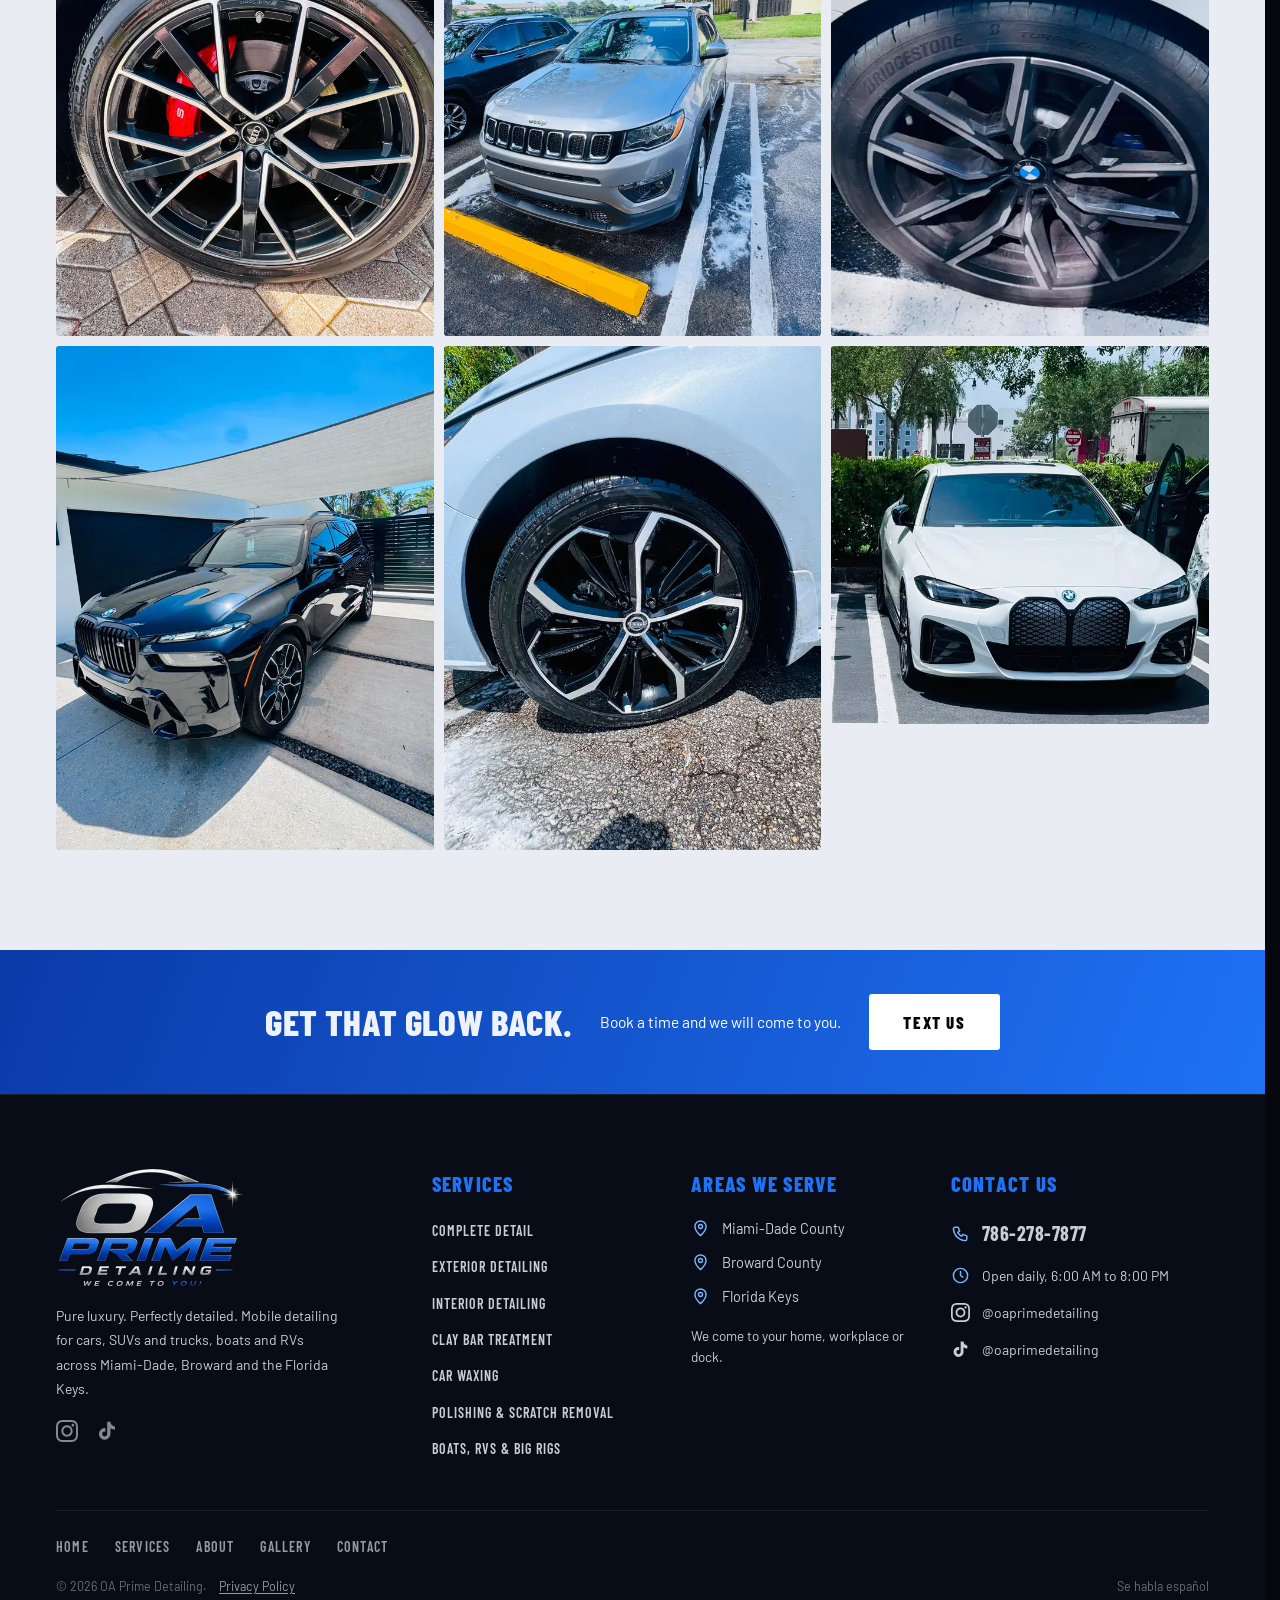
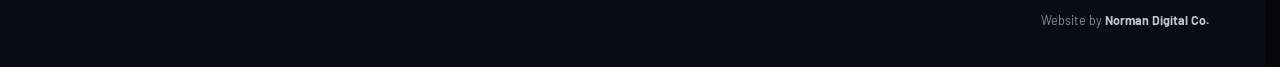
<file: gallery/index.html>
<!DOCTYPE html>
<html lang="en">
<head>
<meta charset="UTF-8"/>
<meta name="viewport" content="width=device-width, initial-scale=1.0"/>
<title>Recent Work | OA Prime Detailing</title>
<meta name="description" content="Photos and videos of recent mobile details by OA Prime Detailing in Miami-Dade, Broward and the Florida Keys."/>
<meta name="robots" content="index, follow"/>
<meta name="theme-color" content="#05070d"/>
<link rel="canonical" href="https://oaprimedetailing.com/gallery/"/>
<meta property="og:type" content="website"/>
<meta property="og:url" content="https://oaprimedetailing.com/gallery/"/>
<meta property="og:title" content="Recent Work | OA Prime Detailing"/>
<meta property="og:description" content="Photos and videos of recent mobile details by OA Prime Detailing in Miami-Dade, Broward and the Florida Keys."/>
<meta property="og:image" content="https://oaprimedetailing.com/img/oaprime-og.jpg"/>
<meta property="og:image:width" content="1200"/>
<meta property="og:image:height" content="630"/>
<meta property="og:image:alt" content="OA Prime Detailing logo"/>
<meta name="twitter:card" content="summary_large_image"/>
<meta name="twitter:image" content="https://oaprimedetailing.com/img/oaprime-og.jpg"/>
<script type="application/ld+json">
{"@context":"https://schema.org","@type":"AutomotiveBusiness","name":"OA Prime Detailing","description":"Mobile detailing for cars, boats, RVs and trucks in Miami-Dade, Broward and the Florida Keys.","url":"https://oaprimedetailing.com","telephone":"+17862787877","image":"https://oaprimedetailing.com/img/oaprime-og.jpg","logo":"https://oaprimedetailing.com/img/oaprime-logo.webp","knowsLanguage":["en","es"],"sameAs":["https://www.instagram.com/oaprimedetailing/","https://www.tiktok.com/@oaprimedetailing"],"areaServed":[{"@type":"AdministrativeArea","name":"Miami-Dade County, FL"},{"@type":"AdministrativeArea","name":"Broward County, FL"},{"@type":"AdministrativeArea","name":"Florida Keys"}]}
</script>
<link rel="icon" type="image/x-icon" href="/favicon.ico"/>
<link rel="icon" type="image/png" sizes="32x32" href="/favicon-32x32.png"/>
<link rel="icon" type="image/png" sizes="16x16" href="/favicon-16x16.png"/>
<link rel="apple-touch-icon" sizes="180x180" href="/apple-touch-icon.png"/>
<link rel="preload" as="image" href="/img/oaprime-logo.webp"/>
<link rel="preconnect" href="https://fonts.googleapis.com"/>
<link rel="preconnect" href="https://fonts.gstatic.com" crossorigin/>
<!-- Type: the OA Prime logo is a heavy, wide chrome-and-blue sans. Barlow Condensed carries the same weight for headings; Barlow handles reading text. -->
<link href="https://fonts.googleapis.com/css2?family=Barlow+Condensed:wght@600;700;800&family=Barlow:wght@400;500;600;700&display=swap" rel="stylesheet"/>
<!-- LAUNCH: paste the Google Analytics (gtag) snippet here, using the OA Prime property inside the Norman Digital Co GA account -->
<script>
(function(){
 function setVh(){document.documentElement.style.setProperty('--vh',(window.innerHeight*0.01)+'px');}
 setVh();
 window.addEventListener('orientationchange',function(){setTimeout(setVh,400);},{passive:true});
})();
</script>
<link rel="stylesheet" href="/assets/style.css?v=da42f5cf"/>

</head>
<body data-page="gallery">

<svg style="display:none" xmlns="http://www.w3.org/2000/svg">
 <symbol id="ico-tt" viewBox="0 0 24 24"><path d="M19.6 6.7a4.9 4.9 0 0 1-3.8-4.2V2h-3.6v13.3a2.7 2.7 0 1 1-2.7-2.7c.3 0 .5 0 .8.1V8.9a6.3 6.3 0 1 0 5.5 6.2V9a8.4 8.4 0 0 0 4.9 1.6V7a4.8 4.8 0 0 1-1.1-.3z"/></symbol>
 <symbol id="ico-ig" viewBox="0 0 24 24"><path d="M12 2.163c3.204 0 3.584.012 4.85.07 3.252.148 4.771 1.691 4.919 4.919.058 1.265.069 1.645.069 4.849 0 3.205-.012 3.584-.069 4.849-.149 3.225-1.664 4.771-4.919 4.919-1.266.058-1.644.07-4.85.07-3.204 0-3.584-.012-4.849-.07-3.26-.149-4.771-1.699-4.919-4.92-.058-1.265-.07-1.644-.07-4.849 0-3.204.013-3.583.07-4.849.149-3.227 1.664-4.771 4.919-4.919 1.266-.057 1.645-.069 4.849-.069zm0-2.163c-3.259 0-3.667.014-4.947.072-4.358.2-6.78 2.618-6.98 6.98-.059 1.281-.073 1.689-.073 4.948 0 3.259.014 3.668.072 4.948.2 4.358 2.618 6.78 6.98 6.98 1.281.058 1.689.072 4.948.072 3.259 0 3.668-.014 4.948-.072 4.354-.2 6.782-2.618 6.979-6.98.059-1.28.073-1.689.073-4.948 0-3.259-.014-3.667-.072-4.947-.196-4.354-2.617-6.78-6.979-6.98-1.281-.059-1.69-.073-4.949-.073zm0 5.838c-3.403 0-6.162 2.759-6.162 6.162s2.759 6.163 6.162 6.163 6.162-2.759 6.162-6.163c0-3.403-2.759-6.162-6.162-6.162zm0 10.162c-2.209 0-4-1.79-4-4 0-2.209 1.791-4 4-4s4 1.791 4 4c0 2.21-1.791 4-4 4zm6.406-11.845c-.796 0-1.441.645-1.441 1.44s.645 1.44 1.441 1.44c.795 0 1.439-.645 1.439-1.44s-.644-1.44-1.439-1.44z"/></symbol>
 <symbol id="ico-pin" viewBox="0 0 24 24"><path d="M12 21s-7-6.2-7-11.5a7 7 0 0 1 14 0C19 14.8 12 21 12 21z"/><circle cx="12" cy="9.5" r="2.5"/></symbol>
</svg>

<nav>
 <div class="nav-inner">
 <a class="nav-logo" href="/" onclick="goHome();return false" aria-label="OA Prime Detailing home">
 <img class="nav-logo-img" src="/img/oaprime-logo.webp" alt="OA Prime Detailing" width="760" height="484">
 </a>
 <div class="nav-links">
 <a href="/" data-nav="home">Home</a>
 <a href="/services/" data-nav="services">Services</a>
 <a href="/about/" data-nav="about">About</a>
 <a href="/gallery/" data-nav="gallery">Gallery</a>
 <a href="/contact/" data-nav="contact">Contact</a>
 </div>
 <div class="nav-right">
 <a class="nav-mtel" href="tel:+17862787877" aria-label="Call or text 786-278-7877">786-278-7877</a>
 <a class="nav-book nav-tel" href="tel:+17862787877" aria-label="Call or text OA Prime Detailing at 786-278-7877">786-278-7877</a>
 <button class="ham" id="ham" onclick="toggleMenu()" aria-label="Menu">
 <span></span><span></span><span></span>
 </button>
 </div>
 </div>
</nav>

<div class="mob" id="mob">
 <div class="mob-links">
 <a href="/" data-m="home" style="--i:0">Home</a>
 <a href="/services/" data-m="services" style="--i:1">Services</a>
 <a href="/about/" data-m="about" style="--i:2">About</a>
 <a href="/gallery/" data-m="gallery" style="--i:3">Gallery</a>
 <a href="/contact/" data-m="contact" style="--i:4">Contact</a>
 </div>
 <div class="mob-bottom">
 <a class="mob-book" style="--i:5" href="sms:+17862787877">Text Us</a>
 <a href="tel:+17862787877" class="mob-tel" style="--i:6">786-278-7877</a>
 <a href="https://www.instagram.com/oaprimedetailing/" target="_blank" rel="noopener" class="mob-ig" style="--i:7">Find us @oaprimedetailing</a>
 </div>
</div>

<!-- ═══ GALLERY ═══ -->
<div class="page" id="gallery">
 <div style="height:var(--nav-h)"></div>
 <div class="sec" style="background:var(--w);padding-top:clamp(60px,8vw,88px)">
 <div class="sec-inner">
 <h1 class="sec-h dark" >Recent<br>Work.</h1>
 <p class="sec-sub dark" >Driveways, parking lots and docks across South Florida.</p>
 <div class="gal-grid" id="galGrid"></div>
 </div>
 </div>
 <div class="cta-band">
 <h2>Get That Glow Back.</h2>
 <p>Book a time and we will come to you.</p>
 <a class="btn-y" href="sms:+17862787877">Text Us</a>
 </div>
</div>

<footer>
 <div class="footer-top">
 <div class="f-brand">
 <img class="f-logo" src="/img/oaprime-logo.webp" alt="OA Prime Detailing" loading="lazy" width="760" height="484">
 <p>Pure luxury. Perfectly detailed. Mobile detailing for cars, SUVs and trucks, boats and RVs across Miami-Dade, Broward and the Florida Keys.</p>
 <div class="f-soc-row f-plain"><a href="https://www.instagram.com/oaprimedetailing/" target="_blank" rel="noopener" aria-label="Instagram"><svg viewBox="0 0 24 24"><use href="#ico-ig"/></svg></a><a href="https://www.tiktok.com/@oaprimedetailing" target="_blank" rel="noopener" aria-label="TikTok"><svg viewBox="0 0 24 24"><use href="#ico-tt"/></svg></a></div>
 </div>
 <div class="f-col"><h4>Services</h4><ul class="f-links"><li><a href="/services/#svc-s1">Complete Detail</a></li><li><a href="/services/#svc-s2">Exterior Detailing</a></li><li><a href="/services/#svc-s3">Interior Detailing</a></li><li><a href="/services/#svc-s4">Clay Bar Treatment</a></li><li><a href="/services/#svc-s5">Car Waxing</a></li><li><a href="/services/#svc-s6">Polishing & Scratch Removal</a></li><li><a href="/services/#svc-s7">Boats, RVs & Big Rigs</a></li></ul></div>
 <div class="f-col"><h4>Areas We Serve</h4><ul class="f-pins"><li><svg viewBox="0 0 24 24"><use href="#ico-pin"/></svg>Miami-Dade County</li><li><svg viewBox="0 0 24 24"><use href="#ico-pin"/></svg>Broward County</li><li><svg viewBox="0 0 24 24"><use href="#ico-pin"/></svg>Florida Keys</li></ul><p class="f-note2">We come to your home, workplace or dock.</p></div>
 <div class="f-col"><h4>Contact Us</h4><ul class="f-rows"><li><svg viewBox="0 0 24 24"><path d="M5 4h4l2 5-2.5 1.5a11 11 0 0 0 5 5L15 13l5 2v4a2 2 0 0 1-2 2A16 16 0 0 1 3 6a2 2 0 0 1 2-2z"/></svg><a href="tel:+17862787877" class="f-phone">786-278-7877</a></li><li><svg viewBox="0 0 24 24"><circle cx="12" cy="12" r="9"/><path d="M12 7v5l3 2"/></svg><span>Open daily, 6:00 AM to 8:00 PM</span></li><li><svg class="ig-plain" viewBox="0 0 24 24"><use href="#ico-ig"/></svg><a href="https://www.instagram.com/oaprimedetailing/" target="_blank" rel="noopener">@oaprimedetailing</a></li><li><svg class="ig-plain" viewBox="0 0 24 24"><use href="#ico-tt"/></svg><a href="https://www.tiktok.com/@oaprimedetailing" target="_blank" rel="noopener">@oaprimedetailing</a></li></ul></div>
 </div>
 <div class="f-nav"><a href="/">Home</a><a href="/services/">Services</a><a href="/about/">About</a><a href="/gallery/">Gallery</a><a href="/contact/">Contact</a></div>
 <div class="footer-bottom"><p>&copy; 2026 OA Prime Detailing. <a class="f-legal" href="/privacy/">Privacy Policy</a></p><p>Se habla español</p></div>
 <div class="f-credit"><a href="https://normandigitalco.com" target="_blank" rel="noopener"><span>Website by</span> <b>Norman Digital Co.</b></a></div>
</footer>

<!-- LIGHTBOX -->
<div class="lb" id="lb">
 <button class="lb-x" onclick="closeLb()" aria-label="Close">&#x00D7;</button>
 <button class="lb-prev" onclick="moveLb(-1)" aria-label="Previous">&#x2039;</button>
 <img id="lbImg" alt="">
 <button class="lb-next" onclick="moveLb(1)" aria-label="Next">&#x203A;</button>
</div>

<script src="/assets/main.js?v=683b8122" defer></script>
</body>
</html>
</file>
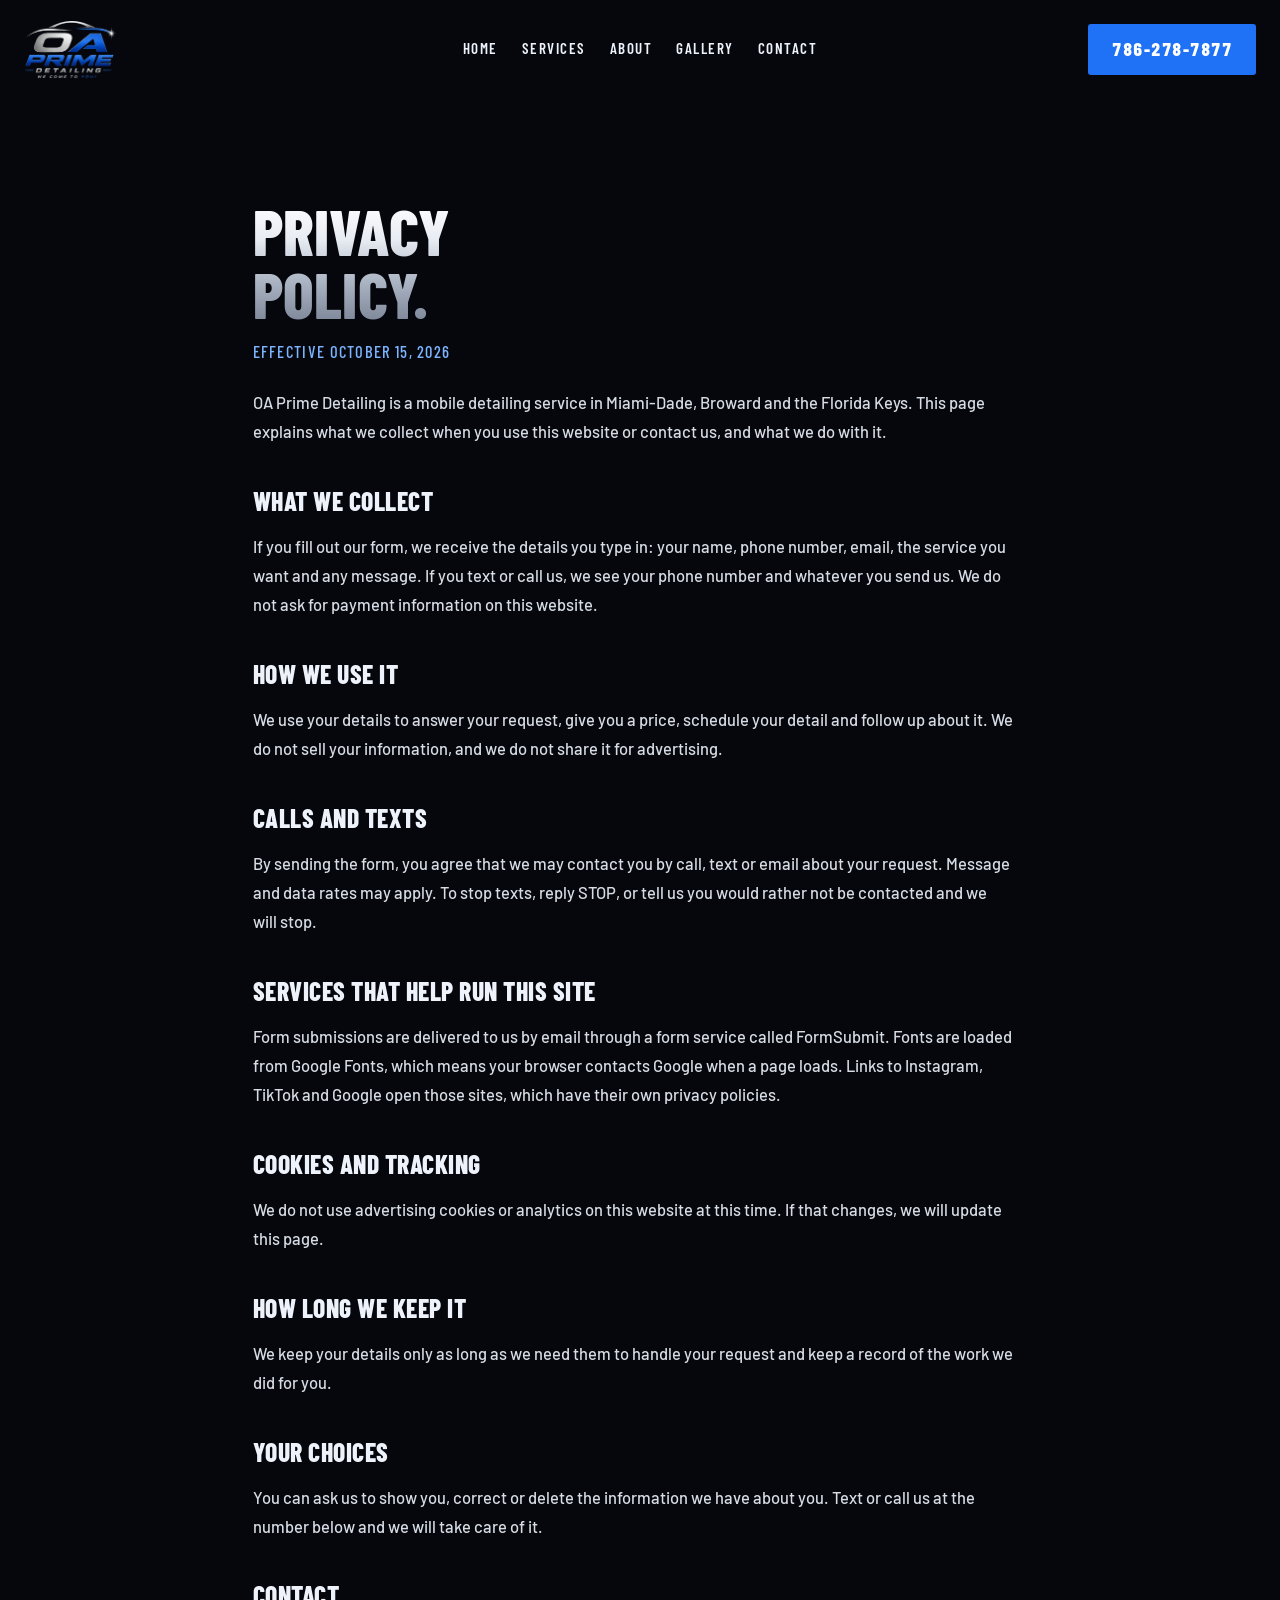
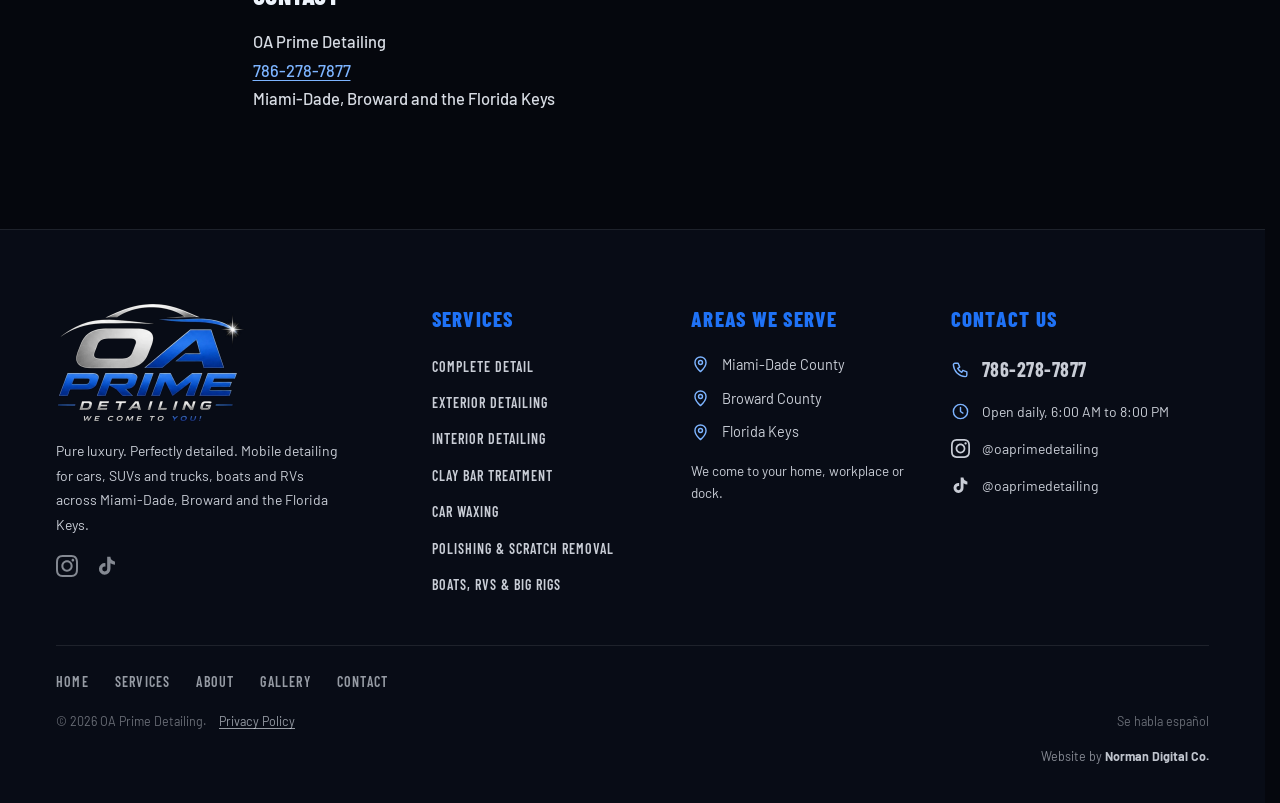
<file: privacy/index.html>
<!DOCTYPE html>
<html lang="en">
<head>
<meta charset="UTF-8"/>
<meta name="viewport" content="width=device-width, initial-scale=1.0"/>
<title>Privacy Policy | OA Prime Detailing</title>
<meta name="description" content="How OA Prime Detailing handles the information you send us through this website, by call or by text."/>
<meta name="robots" content="index, follow"/>
<meta name="theme-color" content="#05070d"/>
<link rel="canonical" href="https://oaprimedetailing.com/privacy/"/>
<meta property="og:type" content="website"/>
<meta property="og:url" content="https://oaprimedetailing.com/privacy/"/>
<meta property="og:title" content="Privacy Policy | OA Prime Detailing"/>
<meta property="og:description" content="How OA Prime Detailing handles the information you send us through this website, by call or by text."/>
<meta property="og:image" content="https://oaprimedetailing.com/img/oaprime-og.jpg"/>
<meta property="og:image:width" content="1200"/>
<meta property="og:image:height" content="630"/>
<meta property="og:image:alt" content="OA Prime Detailing logo"/>
<meta name="twitter:card" content="summary_large_image"/>
<meta name="twitter:image" content="https://oaprimedetailing.com/img/oaprime-og.jpg"/>
<script type="application/ld+json">
{"@context":"https://schema.org","@type":"AutomotiveBusiness","name":"OA Prime Detailing","description":"Mobile detailing for cars, boats, RVs and trucks in Miami-Dade, Broward and the Florida Keys.","url":"https://oaprimedetailing.com","telephone":"+17862787877","image":"https://oaprimedetailing.com/img/oaprime-og.jpg","logo":"https://oaprimedetailing.com/img/oaprime-logo.webp","knowsLanguage":["en","es"],"sameAs":["https://www.instagram.com/oaprimedetailing/","https://www.tiktok.com/@oaprimedetailing"],"areaServed":[{"@type":"AdministrativeArea","name":"Miami-Dade County, FL"},{"@type":"AdministrativeArea","name":"Broward County, FL"},{"@type":"AdministrativeArea","name":"Florida Keys"}]}
</script>
<link rel="icon" type="image/x-icon" href="/favicon.ico"/>
<link rel="icon" type="image/png" sizes="32x32" href="/favicon-32x32.png"/>
<link rel="icon" type="image/png" sizes="16x16" href="/favicon-16x16.png"/>
<link rel="apple-touch-icon" sizes="180x180" href="/apple-touch-icon.png"/>
<link rel="preload" as="image" href="/img/oaprime-logo.webp"/>
<link rel="preconnect" href="https://fonts.googleapis.com"/>
<link rel="preconnect" href="https://fonts.gstatic.com" crossorigin/>
<!-- Type: the OA Prime logo is a heavy, wide chrome-and-blue sans. Barlow Condensed carries the same weight for headings; Barlow handles reading text. -->
<link href="https://fonts.googleapis.com/css2?family=Barlow+Condensed:wght@600;700;800&family=Barlow:wght@400;500;600;700&display=swap" rel="stylesheet"/>
<!-- LAUNCH: paste the Google Analytics (gtag) snippet here, using the OA Prime property inside the Norman Digital Co GA account -->
<script>
(function(){
 function setVh(){document.documentElement.style.setProperty('--vh',(window.innerHeight*0.01)+'px');}
 setVh();
 window.addEventListener('orientationchange',function(){setTimeout(setVh,400);},{passive:true});
})();
</script>
<link rel="stylesheet" href="/assets/style.css?v=da42f5cf"/>

</head>
<body data-page="privacy">

<svg style="display:none" xmlns="http://www.w3.org/2000/svg">
 <symbol id="ico-tt" viewBox="0 0 24 24"><path d="M19.6 6.7a4.9 4.9 0 0 1-3.8-4.2V2h-3.6v13.3a2.7 2.7 0 1 1-2.7-2.7c.3 0 .5 0 .8.1V8.9a6.3 6.3 0 1 0 5.5 6.2V9a8.4 8.4 0 0 0 4.9 1.6V7a4.8 4.8 0 0 1-1.1-.3z"/></symbol>
 <symbol id="ico-ig" viewBox="0 0 24 24"><path d="M12 2.163c3.204 0 3.584.012 4.85.07 3.252.148 4.771 1.691 4.919 4.919.058 1.265.069 1.645.069 4.849 0 3.205-.012 3.584-.069 4.849-.149 3.225-1.664 4.771-4.919 4.919-1.266.058-1.644.07-4.85.07-3.204 0-3.584-.012-4.849-.07-3.26-.149-4.771-1.699-4.919-4.92-.058-1.265-.07-1.644-.07-4.849 0-3.204.013-3.583.07-4.849.149-3.227 1.664-4.771 4.919-4.919 1.266-.057 1.645-.069 4.849-.069zm0-2.163c-3.259 0-3.667.014-4.947.072-4.358.2-6.78 2.618-6.98 6.98-.059 1.281-.073 1.689-.073 4.948 0 3.259.014 3.668.072 4.948.2 4.358 2.618 6.78 6.98 6.98 1.281.058 1.689.072 4.948.072 3.259 0 3.668-.014 4.948-.072 4.354-.2 6.782-2.618 6.979-6.98.059-1.28.073-1.689.073-4.948 0-3.259-.014-3.667-.072-4.947-.196-4.354-2.617-6.78-6.979-6.98-1.281-.059-1.69-.073-4.949-.073zm0 5.838c-3.403 0-6.162 2.759-6.162 6.162s2.759 6.163 6.162 6.163 6.162-2.759 6.162-6.163c0-3.403-2.759-6.162-6.162-6.162zm0 10.162c-2.209 0-4-1.79-4-4 0-2.209 1.791-4 4-4s4 1.791 4 4c0 2.21-1.791 4-4 4zm6.406-11.845c-.796 0-1.441.645-1.441 1.44s.645 1.44 1.441 1.44c.795 0 1.439-.645 1.439-1.44s-.644-1.44-1.439-1.44z"/></symbol>
 <symbol id="ico-pin" viewBox="0 0 24 24"><path d="M12 21s-7-6.2-7-11.5a7 7 0 0 1 14 0C19 14.8 12 21 12 21z"/><circle cx="12" cy="9.5" r="2.5"/></symbol>
</svg>

<nav>
 <div class="nav-inner">
 <a class="nav-logo" href="/" onclick="goHome();return false" aria-label="OA Prime Detailing home">
 <img class="nav-logo-img" src="/img/oaprime-logo.webp" alt="OA Prime Detailing" width="760" height="484">
 </a>
 <div class="nav-links">
 <a href="/" data-nav="home">Home</a>
 <a href="/services/" data-nav="services">Services</a>
 <a href="/about/" data-nav="about">About</a>
 <a href="/gallery/" data-nav="gallery">Gallery</a>
 <a href="/contact/" data-nav="contact">Contact</a>
 </div>
 <div class="nav-right">
 <a class="nav-mtel" href="tel:+17862787877" aria-label="Call or text 786-278-7877">786-278-7877</a>
 <a class="nav-book nav-tel" href="tel:+17862787877" aria-label="Call or text OA Prime Detailing at 786-278-7877">786-278-7877</a>
 <button class="ham" id="ham" onclick="toggleMenu()" aria-label="Menu">
 <span></span><span></span><span></span>
 </button>
 </div>
 </div>
</nav>

<div class="mob" id="mob">
 <div class="mob-links">
 <a href="/" data-m="home" style="--i:0">Home</a>
 <a href="/services/" data-m="services" style="--i:1">Services</a>
 <a href="/about/" data-m="about" style="--i:2">About</a>
 <a href="/gallery/" data-m="gallery" style="--i:3">Gallery</a>
 <a href="/contact/" data-m="contact" style="--i:4">Contact</a>
 </div>
 <div class="mob-bottom">
 <a class="mob-book" style="--i:5" href="sms:+17862787877">Text Us</a>
 <a href="tel:+17862787877" class="mob-tel" style="--i:6">786-278-7877</a>
 <a href="https://www.instagram.com/oaprimedetailing/" target="_blank" rel="noopener" class="mob-ig" style="--i:7">Find us @oaprimedetailing</a>
 </div>
</div>


<div class="page" id="privacy">
 <div style="height:var(--nav-h)"></div>
 <section class="sec legal" style="background:var(--bg)">
 <div class="sec-inner legal-in">
 <h1 class="sec-h">Privacy<br>Policy.</h1>
 <p class="legal-date">Effective October 15, 2026</p>
 <p>OA Prime Detailing is a mobile detailing service in Miami-Dade, Broward and the Florida Keys. This page explains what we collect when you use this website or contact us, and what we do with it.</p>
 <h2>What we collect</h2>
 <p>If you fill out our form, we receive the details you type in: your name, phone number, email, the service you want and any message. If you text or call us, we see your phone number and whatever you send us. We do not ask for payment information on this website.</p>
 <h2>How we use it</h2>
 <p>We use your details to answer your request, give you a price, schedule your detail and follow up about it. We do not sell your information, and we do not share it for advertising.</p>
 <h2>Calls and texts</h2>
 <p>By sending the form, you agree that we may contact you by call, text or email about your request. Message and data rates may apply. To stop texts, reply STOP, or tell us you would rather not be contacted and we will stop.</p>
 <h2>Services that help run this site</h2>
 <p>Form submissions are delivered to us by email through a form service called FormSubmit. Fonts are loaded from Google Fonts, which means your browser contacts Google when a page loads. Links to Instagram, TikTok and Google open those sites, which have their own privacy policies.</p>
 <h2>Cookies and tracking</h2>
 <p>We do not use advertising cookies or analytics on this website at this time. If that changes, we will update this page.</p>
 <h2>How long we keep it</h2>
 <p>We keep your details only as long as we need them to handle your request and keep a record of the work we did for you.</p>
 <h2>Your choices</h2>
 <p>You can ask us to show you, correct or delete the information we have about you. Text or call us at the number below and we will take care of it.</p>
 <h2>Contact</h2>
 <p>OA Prime Detailing<br><a href="tel:+17862787877">786-278-7877</a><br>Miami-Dade, Broward and the Florida Keys</p>
 </div>
 </section>
</div>
<footer>
 <div class="footer-top">
 <div class="f-brand">
 <img class="f-logo" src="/img/oaprime-logo.webp" alt="OA Prime Detailing" loading="lazy" width="760" height="484">
 <p>Pure luxury. Perfectly detailed. Mobile detailing for cars, SUVs and trucks, boats and RVs across Miami-Dade, Broward and the Florida Keys.</p>
 <div class="f-soc-row f-plain"><a href="https://www.instagram.com/oaprimedetailing/" target="_blank" rel="noopener" aria-label="Instagram"><svg viewBox="0 0 24 24"><use href="#ico-ig"/></svg></a><a href="https://www.tiktok.com/@oaprimedetailing" target="_blank" rel="noopener" aria-label="TikTok"><svg viewBox="0 0 24 24"><use href="#ico-tt"/></svg></a></div>
 </div>
 <div class="f-col"><h4>Services</h4><ul class="f-links"><li><a href="/services/#svc-s1">Complete Detail</a></li><li><a href="/services/#svc-s2">Exterior Detailing</a></li><li><a href="/services/#svc-s3">Interior Detailing</a></li><li><a href="/services/#svc-s4">Clay Bar Treatment</a></li><li><a href="/services/#svc-s5">Car Waxing</a></li><li><a href="/services/#svc-s6">Polishing & Scratch Removal</a></li><li><a href="/services/#svc-s7">Boats, RVs & Big Rigs</a></li></ul></div>
 <div class="f-col"><h4>Areas We Serve</h4><ul class="f-pins"><li><svg viewBox="0 0 24 24"><use href="#ico-pin"/></svg>Miami-Dade County</li><li><svg viewBox="0 0 24 24"><use href="#ico-pin"/></svg>Broward County</li><li><svg viewBox="0 0 24 24"><use href="#ico-pin"/></svg>Florida Keys</li></ul><p class="f-note2">We come to your home, workplace or dock.</p></div>
 <div class="f-col"><h4>Contact Us</h4><ul class="f-rows"><li><svg viewBox="0 0 24 24"><path d="M5 4h4l2 5-2.5 1.5a11 11 0 0 0 5 5L15 13l5 2v4a2 2 0 0 1-2 2A16 16 0 0 1 3 6a2 2 0 0 1 2-2z"/></svg><a href="tel:+17862787877" class="f-phone">786-278-7877</a></li><li><svg viewBox="0 0 24 24"><circle cx="12" cy="12" r="9"/><path d="M12 7v5l3 2"/></svg><span>Open daily, 6:00 AM to 8:00 PM</span></li><li><svg class="ig-plain" viewBox="0 0 24 24"><use href="#ico-ig"/></svg><a href="https://www.instagram.com/oaprimedetailing/" target="_blank" rel="noopener">@oaprimedetailing</a></li><li><svg class="ig-plain" viewBox="0 0 24 24"><use href="#ico-tt"/></svg><a href="https://www.tiktok.com/@oaprimedetailing" target="_blank" rel="noopener">@oaprimedetailing</a></li></ul></div>
 </div>
 <div class="f-nav"><a href="/">Home</a><a href="/services/">Services</a><a href="/about/">About</a><a href="/gallery/">Gallery</a><a href="/contact/">Contact</a></div>
 <div class="footer-bottom"><p>&copy; 2026 OA Prime Detailing. <a class="f-legal" href="/privacy/">Privacy Policy</a></p><p>Se habla español</p></div>
 <div class="f-credit"><a href="https://normandigitalco.com" target="_blank" rel="noopener"><span>Website by</span> <b>Norman Digital Co.</b></a></div>
</footer>

<!-- LIGHTBOX -->
<div class="lb" id="lb">
 <button class="lb-x" onclick="closeLb()" aria-label="Close">&#x00D7;</button>
 <button class="lb-prev" onclick="moveLb(-1)" aria-label="Previous">&#x2039;</button>
 <img id="lbImg" alt="">
 <button class="lb-next" onclick="moveLb(1)" aria-label="Next">&#x203A;</button>
</div>

<script src="/assets/main.js?v=683b8122" defer></script>
</body>
</html>
</file>
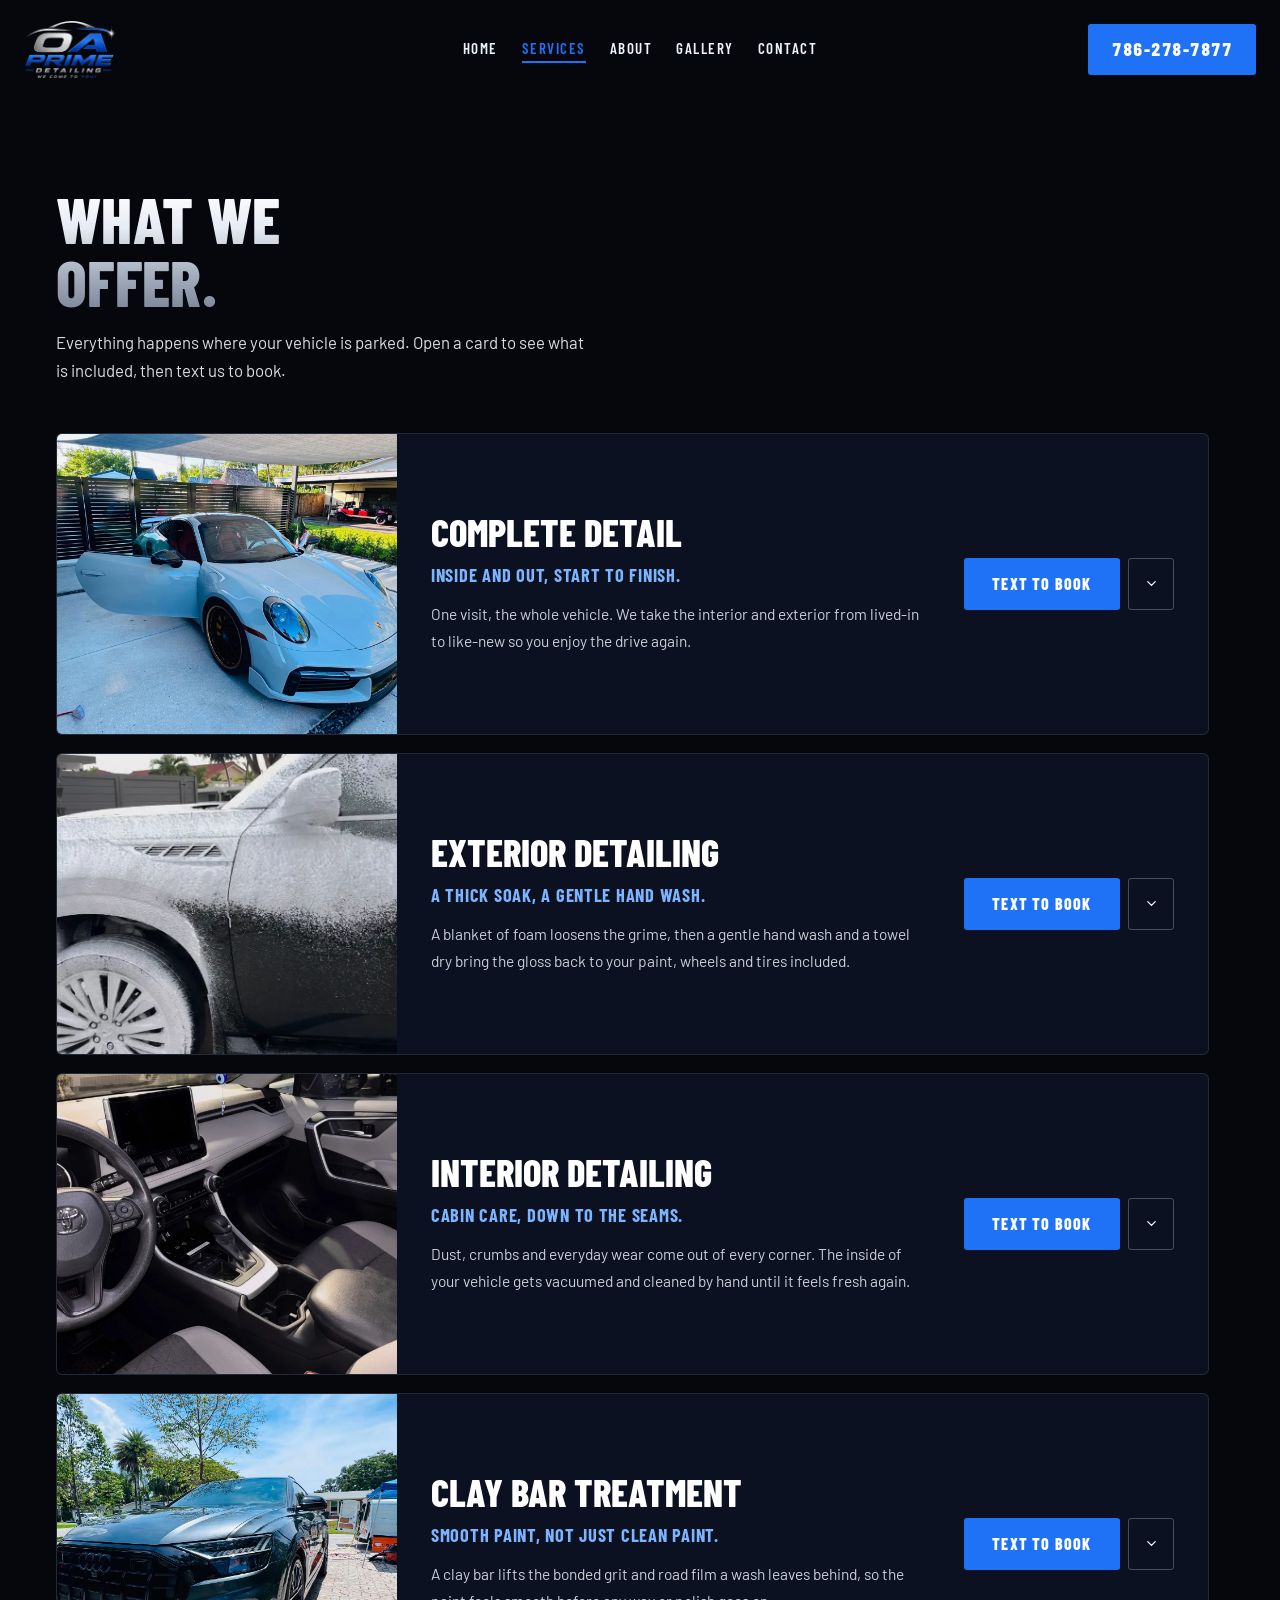
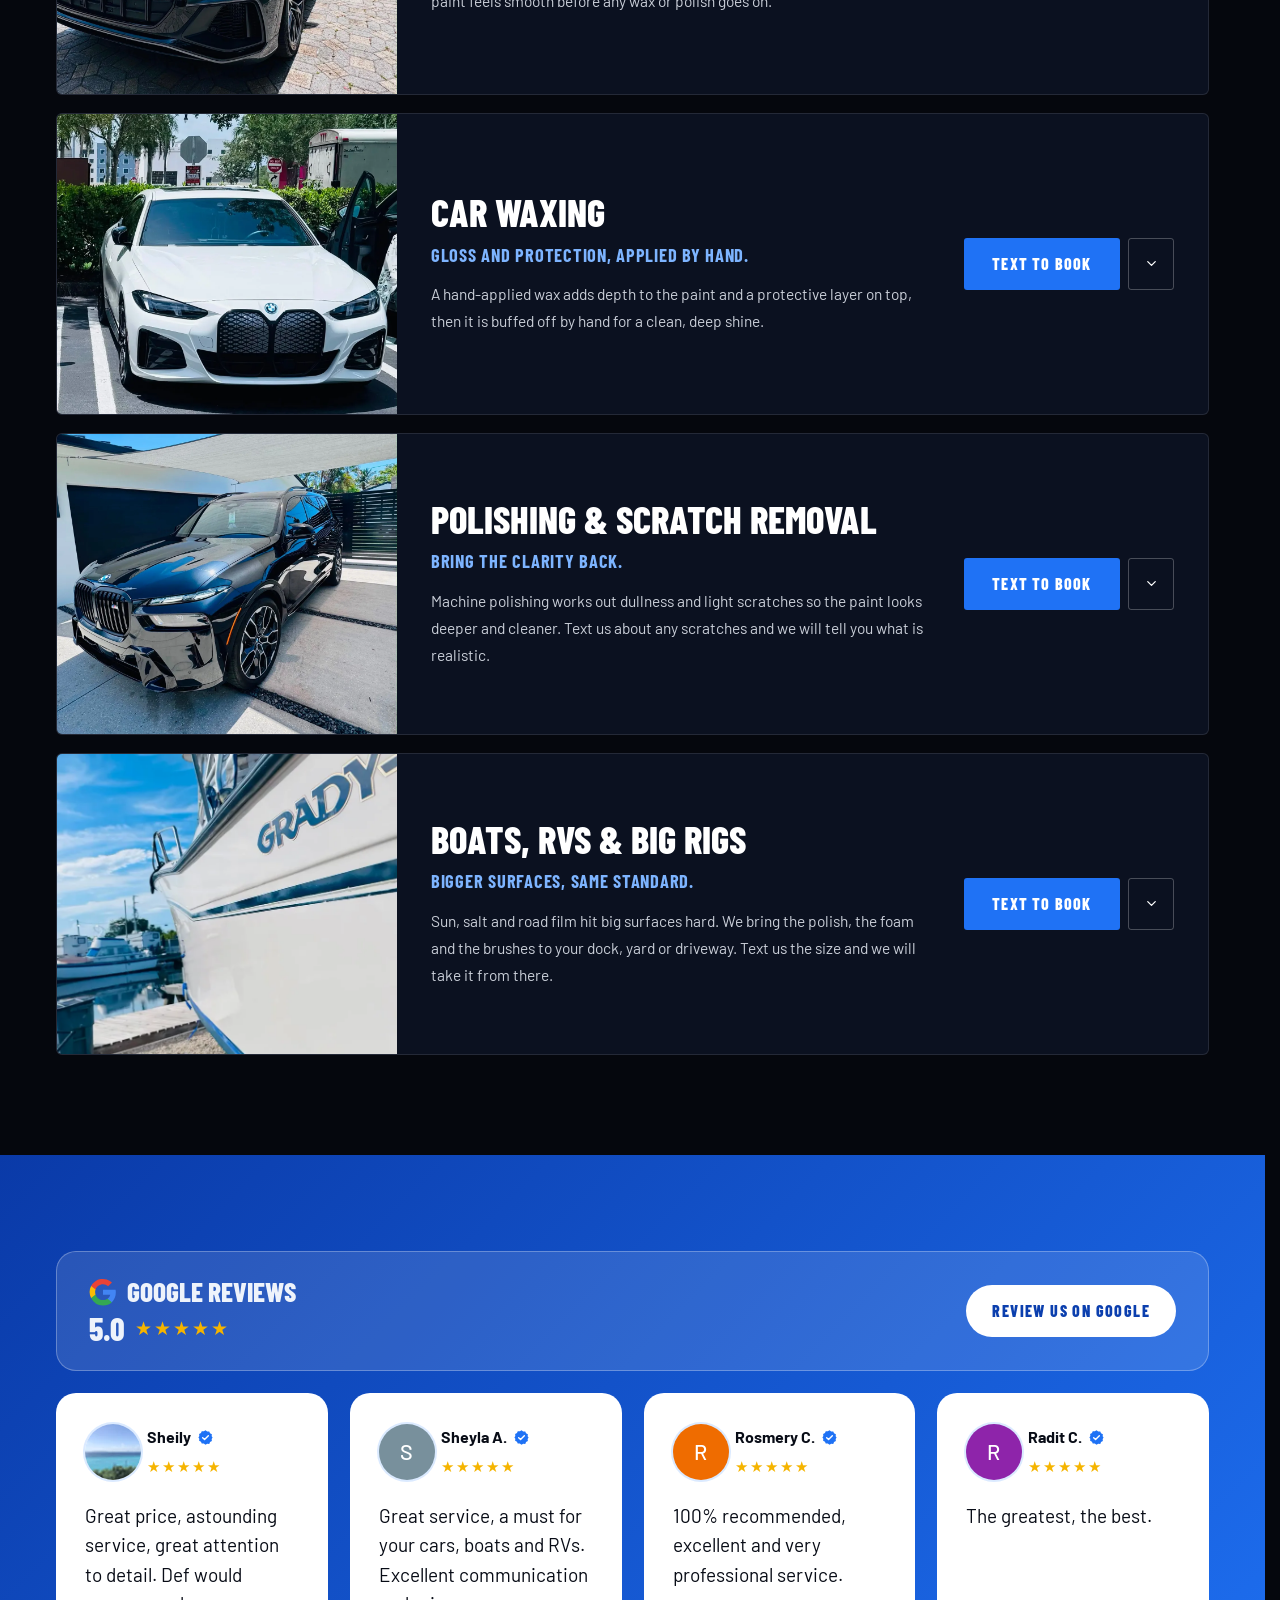
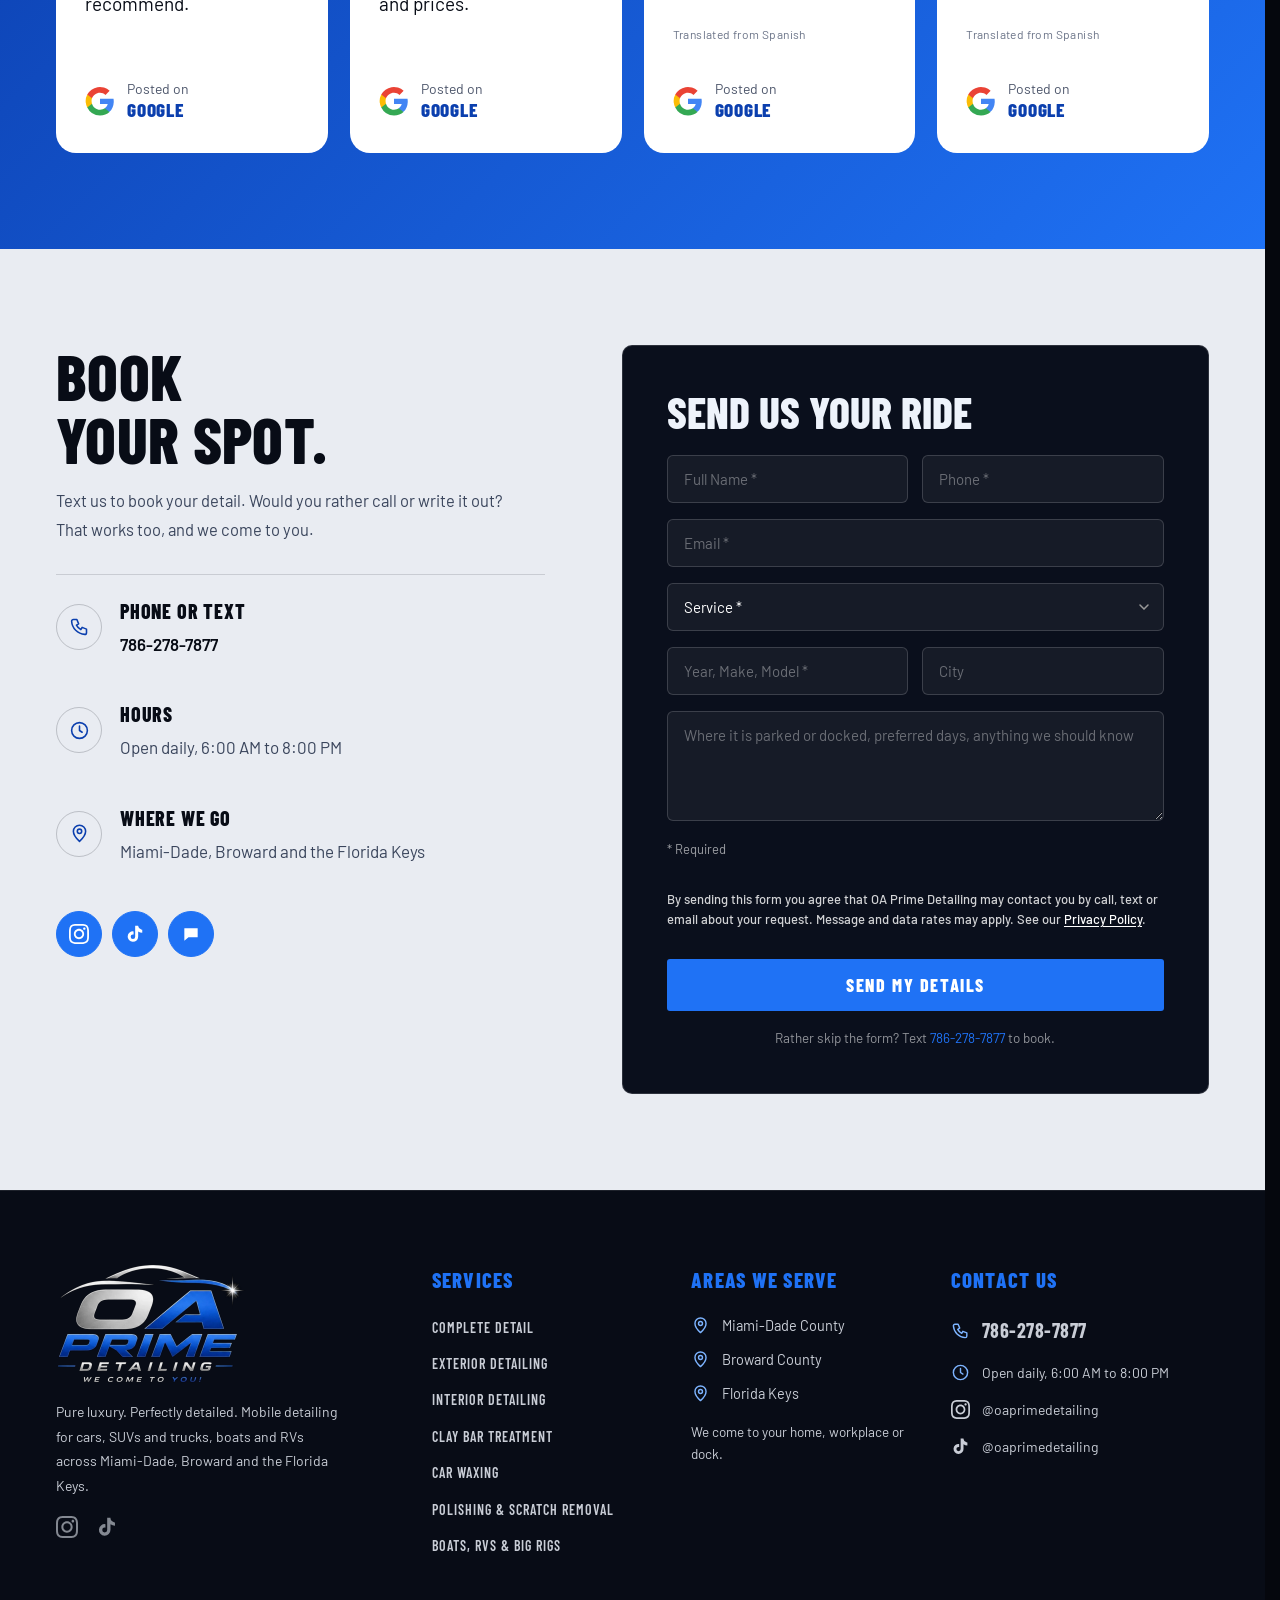
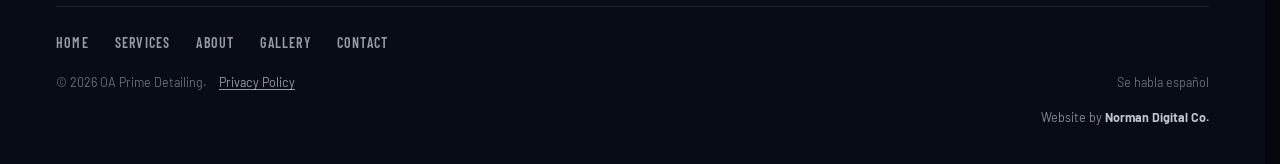
<file: services/index.html>
<!DOCTYPE html>
<html lang="en">
<head>
<meta charset="UTF-8"/>
<meta name="viewport" content="width=device-width, initial-scale=1.0"/>
<title>Mobile Detailing Services | OA Prime Detailing</title>
<meta name="description" content="Complete, exterior and interior detailing, clay bar, wax and polish. OA Prime Detailing comes to you across Miami-Dade, Broward and the Florida Keys. Text 786-278-7877 to book."/>
<meta name="robots" content="index, follow"/>
<meta name="theme-color" content="#05070d"/>
<link rel="canonical" href="https://oaprimedetailing.com/services/"/>
<meta property="og:type" content="website"/>
<meta property="og:url" content="https://oaprimedetailing.com/services/"/>
<meta property="og:title" content="Mobile Detailing Services | OA Prime Detailing"/>
<meta property="og:description" content="Complete, exterior and interior detailing, clay bar, wax and polish. OA Prime Detailing comes to you across Miami-Dade, Broward and the Florida Keys. Text 786-278-7877 to book."/>
<meta property="og:image" content="https://oaprimedetailing.com/img/oaprime-og.jpg"/>
<meta property="og:image:width" content="1200"/>
<meta property="og:image:height" content="630"/>
<meta property="og:image:alt" content="OA Prime Detailing logo"/>
<meta name="twitter:card" content="summary_large_image"/>
<meta name="twitter:image" content="https://oaprimedetailing.com/img/oaprime-og.jpg"/>
<script type="application/ld+json">
{"@context":"https://schema.org","@type":"AutomotiveBusiness","name":"OA Prime Detailing","description":"Mobile detailing for cars, boats, RVs and trucks in Miami-Dade, Broward and the Florida Keys.","url":"https://oaprimedetailing.com","telephone":"+17862787877","image":"https://oaprimedetailing.com/img/oaprime-og.jpg","logo":"https://oaprimedetailing.com/img/oaprime-logo.webp","knowsLanguage":["en","es"],"sameAs":["https://www.instagram.com/oaprimedetailing/","https://www.tiktok.com/@oaprimedetailing"],"areaServed":[{"@type":"AdministrativeArea","name":"Miami-Dade County, FL"},{"@type":"AdministrativeArea","name":"Broward County, FL"},{"@type":"AdministrativeArea","name":"Florida Keys"}]}
</script>
<link rel="icon" type="image/x-icon" href="/favicon.ico"/>
<link rel="icon" type="image/png" sizes="32x32" href="/favicon-32x32.png"/>
<link rel="icon" type="image/png" sizes="16x16" href="/favicon-16x16.png"/>
<link rel="apple-touch-icon" sizes="180x180" href="/apple-touch-icon.png"/>
<link rel="preload" as="image" href="/img/oaprime-logo.webp"/>
<link rel="preconnect" href="https://fonts.googleapis.com"/>
<link rel="preconnect" href="https://fonts.gstatic.com" crossorigin/>
<!-- Type: the OA Prime logo is a heavy, wide chrome-and-blue sans. Barlow Condensed carries the same weight for headings; Barlow handles reading text. -->
<link href="https://fonts.googleapis.com/css2?family=Barlow+Condensed:wght@600;700;800&family=Barlow:wght@400;500;600;700&display=swap" rel="stylesheet"/>
<!-- LAUNCH: paste the Google Analytics (gtag) snippet here, using the OA Prime property inside the Norman Digital Co GA account -->
<script>
(function(){
 function setVh(){document.documentElement.style.setProperty('--vh',(window.innerHeight*0.01)+'px');}
 setVh();
 window.addEventListener('orientationchange',function(){setTimeout(setVh,400);},{passive:true});
})();
</script>
<link rel="stylesheet" href="/assets/style.css?v=da42f5cf"/>

</head>
<body data-page="services">

<svg style="display:none" xmlns="http://www.w3.org/2000/svg">
 <symbol id="ico-tt" viewBox="0 0 24 24"><path d="M19.6 6.7a4.9 4.9 0 0 1-3.8-4.2V2h-3.6v13.3a2.7 2.7 0 1 1-2.7-2.7c.3 0 .5 0 .8.1V8.9a6.3 6.3 0 1 0 5.5 6.2V9a8.4 8.4 0 0 0 4.9 1.6V7a4.8 4.8 0 0 1-1.1-.3z"/></symbol>
 <symbol id="ico-ig" viewBox="0 0 24 24"><path d="M12 2.163c3.204 0 3.584.012 4.85.07 3.252.148 4.771 1.691 4.919 4.919.058 1.265.069 1.645.069 4.849 0 3.205-.012 3.584-.069 4.849-.149 3.225-1.664 4.771-4.919 4.919-1.266.058-1.644.07-4.85.07-3.204 0-3.584-.012-4.849-.07-3.26-.149-4.771-1.699-4.919-4.92-.058-1.265-.07-1.644-.07-4.849 0-3.204.013-3.583.07-4.849.149-3.227 1.664-4.771 4.919-4.919 1.266-.057 1.645-.069 4.849-.069zm0-2.163c-3.259 0-3.667.014-4.947.072-4.358.2-6.78 2.618-6.98 6.98-.059 1.281-.073 1.689-.073 4.948 0 3.259.014 3.668.072 4.948.2 4.358 2.618 6.78 6.98 6.98 1.281.058 1.689.072 4.948.072 3.259 0 3.668-.014 4.948-.072 4.354-.2 6.782-2.618 6.979-6.98.059-1.28.073-1.689.073-4.948 0-3.259-.014-3.667-.072-4.947-.196-4.354-2.617-6.78-6.979-6.98-1.281-.059-1.69-.073-4.949-.073zm0 5.838c-3.403 0-6.162 2.759-6.162 6.162s2.759 6.163 6.162 6.163 6.162-2.759 6.162-6.163c0-3.403-2.759-6.162-6.162-6.162zm0 10.162c-2.209 0-4-1.79-4-4 0-2.209 1.791-4 4-4s4 1.791 4 4c0 2.21-1.791 4-4 4zm6.406-11.845c-.796 0-1.441.645-1.441 1.44s.645 1.44 1.441 1.44c.795 0 1.439-.645 1.439-1.44s-.644-1.44-1.439-1.44z"/></symbol>
 <symbol id="ico-pin" viewBox="0 0 24 24"><path d="M12 21s-7-6.2-7-11.5a7 7 0 0 1 14 0C19 14.8 12 21 12 21z"/><circle cx="12" cy="9.5" r="2.5"/></symbol>
</svg>

<nav>
 <div class="nav-inner">
 <a class="nav-logo" href="/" onclick="goHome();return false" aria-label="OA Prime Detailing home">
 <img class="nav-logo-img" src="/img/oaprime-logo.webp" alt="OA Prime Detailing" width="760" height="484">
 </a>
 <div class="nav-links">
 <a href="/" data-nav="home">Home</a>
 <a href="/services/" data-nav="services">Services</a>
 <a href="/about/" data-nav="about">About</a>
 <a href="/gallery/" data-nav="gallery">Gallery</a>
 <a href="/contact/" data-nav="contact">Contact</a>
 </div>
 <div class="nav-right">
 <a class="nav-mtel" href="tel:+17862787877" aria-label="Call or text 786-278-7877">786-278-7877</a>
 <a class="nav-book nav-tel" href="tel:+17862787877" aria-label="Call or text OA Prime Detailing at 786-278-7877">786-278-7877</a>
 <button class="ham" id="ham" onclick="toggleMenu()" aria-label="Menu">
 <span></span><span></span><span></span>
 </button>
 </div>
 </div>
</nav>

<div class="mob" id="mob">
 <div class="mob-links">
 <a href="/" data-m="home" style="--i:0">Home</a>
 <a href="/services/" data-m="services" style="--i:1">Services</a>
 <a href="/about/" data-m="about" style="--i:2">About</a>
 <a href="/gallery/" data-m="gallery" style="--i:3">Gallery</a>
 <a href="/contact/" data-m="contact" style="--i:4">Contact</a>
 </div>
 <div class="mob-bottom">
 <a class="mob-book" style="--i:5" href="sms:+17862787877">Text Us</a>
 <a href="tel:+17862787877" class="mob-tel" style="--i:6">786-278-7877</a>
 <a href="https://www.instagram.com/oaprimedetailing/" target="_blank" rel="noopener" class="mob-ig" style="--i:7">Find us @oaprimedetailing</a>
 </div>
</div>

<!-- ═══ SERVICES ═══ -->
<div class="page" id="services">
 <div style="height:var(--nav-h)"></div>
<div class="sec sc-sec">
 <div class="sec-inner">
 <h1 class="sec-h">What We<br>Offer.</h1>
 <p class="sec-lead sec-lead-l">Everything happens where your vehicle is parked. Open a card to see what is included, then text us to book.</p>
 <div class="sc-grid">
 <div class="sc-card" id="svc-s1">
 <div class="sc-top">
 <div class="sc-img" style="--py:62%"><img src="/img/oaprime-03.webp" alt="White Porsche 911 with the door open after a full detail" loading="lazy"></div>
 <div class="sc-body">
 <div class="sc-main">
 <h3 class="sc-name">Complete Detail</h3>
 <p class="sc-tag">Inside and out, start to finish.</p>
 <p class="sc-desc">One visit, the whole vehicle. We take the interior and exterior from lived-in to like-new so you enjoy the drive again.</p>
 </div>
 <div class="sc-cta">
 <div class="sc-row"><a class="sc-book" href="sms:+17862787877?&body=Hi%20OA%20Prime%2C%20I%27m%20interested%20in%20Complete%20Detail.">Text To Book</a><button class="sc-exp" onclick="toggleSc('svc-s1')" aria-label="What is included"><svg viewBox="0 0 24 24"><polyline points="6 9 12 15 18 9"></polyline></svg></button></div>
 </div>
 </div>
 </div>
 <div class="sc-acc"><ul class="sc-inc"><li>Foam soak and careful hand wash</li><li>Wheels scrubbed, tires dressed</li><li>Vents, seams and console brushed out</li><li>Seats, carpets and mats cleaned</li><li>Glass and screens wiped streak-free</li><li>Microfiber hand dry and a final check</li><li>Engine bay available on request</li></ul></div>
 </div>
 <div class="sc-card" id="svc-s2">
 <div class="sc-top">
 <div class="sc-img" style="--py:48%"><img src="/img/oaprime-svc-ext.webp" alt="Black Infiniti SUV covered in foam during a wash" loading="lazy"></div>
 <div class="sc-body">
 <div class="sc-main">
 <h3 class="sc-name">Exterior Detailing</h3>
 <p class="sc-tag">A thick soak, a gentle hand wash.</p>
 <p class="sc-desc">A blanket of foam loosens the grime, then a gentle hand wash and a towel dry bring the gloss back to your paint, wheels and tires included.</p>
 </div>
 <div class="sc-cta">
 <div class="sc-row"><a class="sc-book" href="sms:+17862787877?&body=Hi%20OA%20Prime%2C%20I%27m%20interested%20in%20Exterior%20Detailing.">Text To Book</a><button class="sc-exp" onclick="toggleSc('svc-s2')" aria-label="What is included"><svg viewBox="0 0 24 24"><polyline points="6 9 12 15 18 9"></polyline></svg></button></div>
 </div>
 </div>
 </div>
 <div class="sc-acc"><ul class="sc-inc"><li>Foam pre-soak</li><li>Hand wash with a wash mitt</li><li>Wheels and wheel wells scrubbed by hand</li><li>Brake dust and road grime removed</li><li>Tires cleaned and dressed</li><li>Microfiber hand dry</li><li>Streak-free finish by hand</li></ul></div>
 </div>
 <div class="sc-card" id="svc-s3">
 <div class="sc-top">
 <div class="sc-img" style="--py:50%"><img src="/img/oaprime-10.webp" alt="Toyota RAV4 cabin after an interior clean" loading="lazy"></div>
 <div class="sc-body">
 <div class="sc-main">
 <h3 class="sc-name">Interior Detailing</h3>
 <p class="sc-tag">Cabin care, down to the seams.</p>
 <p class="sc-desc">Dust, crumbs and everyday wear come out of every corner. The inside of your vehicle gets vacuumed and cleaned by hand until it feels fresh again.</p>
 </div>
 <div class="sc-cta">
 <div class="sc-row"><a class="sc-book" href="sms:+17862787877?&body=Hi%20OA%20Prime%2C%20I%27m%20interested%20in%20Interior%20Detailing.">Text To Book</a><button class="sc-exp" onclick="toggleSc('svc-s3')" aria-label="What is included"><svg viewBox="0 0 24 24"><polyline points="6 9 12 15 18 9"></polyline></svg></button></div>
 </div>
 </div>
 </div>
 <div class="sc-acc"><ul class="sc-inc"><li>Full interior vacuuming</li><li>Vents, buttons and seams worked with brushes</li><li>Dash, console and door panels wiped down</li><li>Seats cleaned and refreshed</li><li>Carpets and mats scrubbed</li><li>Screens and glass cleaned</li></ul></div>
 </div>
 <div class="sc-card" id="svc-s4">
 <div class="sc-top">
 <div class="sc-img" style="--py:55%"><img src="/img/oaprime-01.webp" alt="Black Audi Q8 parked in a driveway after a detail" loading="lazy"></div>
 <div class="sc-body">
 <div class="sc-main">
 <h3 class="sc-name">Clay Bar Treatment</h3>
 <p class="sc-tag">Smooth paint, not just clean paint.</p>
 <p class="sc-desc">A clay bar lifts the bonded grit and road film a wash leaves behind, so the paint feels smooth before any wax or polish goes on.</p>
 </div>
 <div class="sc-cta">
 <div class="sc-row"><a class="sc-book" href="sms:+17862787877?&body=Hi%20OA%20Prime%2C%20I%27m%20interested%20in%20Clay%20Bar%20Treatment.">Text To Book</a><button class="sc-exp" onclick="toggleSc('svc-s4')" aria-label="What is included"><svg viewBox="0 0 24 24"><polyline points="6 9 12 15 18 9"></polyline></svg></button></div>
 </div>
 </div>
 </div>
 <div class="sc-acc"><ul class="sc-inc"><li>Wash before the clay pass</li><li>Clay bar worked over the paint</li><li>Bonded grit and overspray lifted</li><li>Surface checked by hand for smoothness</li><li>Pairs well with a wax or polish</li></ul></div>
 </div>
 <div class="sc-card" id="svc-s5">
 <div class="sc-top">
 <div class="sc-img" style="--py:70%"><img src="/img/oaprime-09.webp" alt="White BMW i4 with a glossy finish after waxing" loading="lazy"></div>
 <div class="sc-body">
 <div class="sc-main">
 <h3 class="sc-name">Car Waxing</h3>
 <p class="sc-tag">Gloss and protection, applied by hand.</p>
 <p class="sc-desc">A hand-applied wax adds depth to the paint and a protective layer on top, then it is buffed off by hand for a clean, deep shine.</p>
 </div>
 <div class="sc-cta">
 <div class="sc-row"><a class="sc-book" href="sms:+17862787877?&body=Hi%20OA%20Prime%2C%20I%27m%20interested%20in%20Car%20Waxing.">Text To Book</a><button class="sc-exp" onclick="toggleSc('svc-s5')" aria-label="What is included"><svg viewBox="0 0 24 24"><polyline points="6 9 12 15 18 9"></polyline></svg></button></div>
 </div>
 </div>
 </div>
 <div class="sc-acc"><ul class="sc-inc"><li>Hand wash and dry first</li><li>Wax applied by hand</li><li>Buffed off with clean microfiber</li><li>Trim and edges wiped clean</li></ul></div>
 </div>
 <div class="sc-card" id="svc-s6">
 <div class="sc-top">
 <div class="sc-img" style="--py:62%"><img src="/img/oaprime-02.webp" alt="Black BMW X7 with a deep gloss finish after polishing" loading="lazy"></div>
 <div class="sc-body">
 <div class="sc-main">
 <h3 class="sc-name">Polishing & Scratch Removal</h3>
 <p class="sc-tag">Bring the clarity back.</p>
 <p class="sc-desc">Machine polishing works out dullness and light scratches so the paint looks deeper and cleaner. Text us about any scratches and we will tell you what is realistic.</p>
 </div>
 <div class="sc-cta">
 <div class="sc-row"><a class="sc-book" href="sms:+17862787877?&body=Hi%20OA%20Prime%2C%20I%27m%20interested%20in%20Polishing%20%26%20Scratch%20Removal.">Text To Book</a><button class="sc-exp" onclick="toggleSc('svc-s6')" aria-label="What is included"><svg viewBox="0 0 24 24"><polyline points="6 9 12 15 18 9"></polyline></svg></button></div>
 </div>
 </div>
 </div>
 <div class="sc-acc"><ul class="sc-inc"><li>Wash and prep before polishing</li><li>Machine polish over the paint</li><li>Light scratches and swirls worked out</li><li>Deeper scratches assessed first</li><li>Panels wiped down and checked</li></ul></div>
 </div>
 <div class="sc-card" id="svc-s7">
 <div class="sc-top">
 <div class="sc-img" style="--py:40%"><img src="/img/oaprime-svc-boat.webp" alt="Grady-White boat hull at the dock after a polish" loading="lazy"></div>
 <div class="sc-body">
 <div class="sc-main">
 <h3 class="sc-name">Boats, RVs & Big Rigs</h3>
 <p class="sc-tag">Bigger surfaces, same standard.</p>
 <p class="sc-desc">Sun, salt and road film hit big surfaces hard. We bring the polish, the foam and the brushes to your dock, yard or driveway. Text us the size and we will take it from there.</p>
 </div>
 <div class="sc-cta">
 <div class="sc-row"><a class="sc-book" href="sms:+17862787877?&body=Hi%20OA%20Prime%2C%20I%27m%20interested%20in%20Boats,%20RVs%20%26%20Big%20Rigs.">Text To Book</a><button class="sc-exp" onclick="toggleSc('svc-s7')" aria-label="What is included"><svg viewBox="0 0 24 24"><polyline points="6 9 12 15 18 9"></polyline></svg></button></div>
 </div>
 </div>
 </div>
 <div class="sc-acc"><ul class="sc-inc"><li>Boat hulls washed and machine polished</li><li>Foam wash and hand scrub for RVs and trucks</li><li>Wheels, tires and wheel wells</li><li>Interiors cleaned</li><li>Done at your dock, yard or driveway</li><li>Priced by size and condition</li></ul></div>
 </div>
 </div>
 </div>
 </div>

 <section class="rv rv-blue">
 <div class="rv-in reveal">
 
 <div class="rv-bar">
 <div class="rv-bar-l"><div class="rv-gw"><svg class="rv-g" viewBox="0 0 24 24" aria-hidden="true"><path fill="#4285F4" d="M23 12.3c0-.8-.1-1.5-.2-2.2H12v4.2h6.2a5.3 5.3 0 0 1-2.3 3.5v2.9h3.7c2.2-2 3.4-5 3.4-8.4z"/><path fill="#34A853" d="M12 23.5c3.1 0 5.7-1 7.6-2.8l-3.7-2.9c-1 .7-2.3 1.1-3.9 1.1-3 0-5.5-2-6.4-4.8H1.8v3A11.5 11.5 0 0 0 12 23.5z"/><path fill="#FBBC05" d="M5.6 14.1a6.9 6.9 0 0 1 0-4.3v-3H1.8a11.5 11.5 0 0 0 0 10.3l3.8-3z"/><path fill="#EA4335" d="M12 5.4c1.7 0 3.2.6 4.4 1.7l3.3-3.3A11.5 11.5 0 0 0 1.8 6.8l3.8 3C6.5 7.4 9 5.4 12 5.4z"/></svg><span>Google Reviews</span></div><div class="rv-sum"><b>5.0</b><span class="rv-stars" aria-label="5 out of 5 stars">&#9733;&#9733;&#9733;&#9733;&#9733;</span></div></div>
 <a class="rv-cta" href="https://www.google.com/maps/place/OAprimedetailing/@46.423669,-129.9427085,3z/data=!4m8!3m7!1s0x24ecab4107ed1373:0x333d57ddb4252839!8m2!3d46.423669!4d-129.9427086!9m1!1b1!16s%2Fg%2F11zcpqckfj?entry=ttu&amp;g_ep=EgoyMDI2MTAxMS4wIKXMDSoASAFQAw%3D%3D" target="_blank" rel="noopener">Review us on Google</a>
 </div>
 <div class="rv-wrap"><button class="rv-arr rv-prev" aria-label="Previous review" onclick="rvScroll(this,-1)"><svg viewBox="0 0 24 24"><path d="M15 5l-7 7 7 7"/></svg></button>
 <div class="rv-grid">
 <figure class="rv-card"><img class="rv-av" src="/img/oaprime-av-sheily.webp" alt="" width="48" height="48" loading="lazy"><div class="rv-who"><b class="rv-name">Sheily<svg class="rv-ok" viewBox="0 0 24 24" aria-label="Verified"><path fill="#1F72F5" d="M12 1.8l2.4 1.7 2.9-.1 1.1 2.7 2.6 1.3-.3 2.9L22 12l-1.3 2.1.3 2.9-2.6 1.3-1.1 2.7-2.9-.1L12 22.2l-2.4-1.7-2.9.1-1.1-2.7L3 16.6l.3-2.9L2 12l1.3-2.1L3 7l2.6-1.3 1.1-2.7 2.9.1z"/><path d="M8 12.3l2.7 2.6L16 9.6" stroke="#fff" stroke-width="2" fill="none" stroke-linecap="round" stroke-linejoin="round"/></svg></b><span class="rv-stars" aria-label="5 out of 5 stars">&#9733;&#9733;&#9733;&#9733;&#9733;</span></div><blockquote>Great price, astounding service, great attention to detail. Def would recommend.</blockquote><div class="rv-foot"><svg class="rv-g" viewBox="0 0 24 24" aria-hidden="true"><path fill="#4285F4" d="M23 12.3c0-.8-.1-1.5-.2-2.2H12v4.2h6.2a5.3 5.3 0 0 1-2.3 3.5v2.9h3.7c2.2-2 3.4-5 3.4-8.4z"/><path fill="#34A853" d="M12 23.5c3.1 0 5.7-1 7.6-2.8l-3.7-2.9c-1 .7-2.3 1.1-3.9 1.1-3 0-5.5-2-6.4-4.8H1.8v3A11.5 11.5 0 0 0 12 23.5z"/><path fill="#FBBC05" d="M5.6 14.1a6.9 6.9 0 0 1 0-4.3v-3H1.8a11.5 11.5 0 0 0 0 10.3l3.8-3z"/><path fill="#EA4335" d="M12 5.4c1.7 0 3.2.6 4.4 1.7l3.3-3.3A11.5 11.5 0 0 0 1.8 6.8l3.8 3C6.5 7.4 9 5.4 12 5.4z"/></svg><span>Posted on<br><b>Google</b></span></div></figure>
 <figure class="rv-card"><span class="rv-av rv-let" style="background:#78909c" aria-hidden="true">S</span><div class="rv-who"><b class="rv-name">Sheyla A.<svg class="rv-ok" viewBox="0 0 24 24" aria-label="Verified"><path fill="#1F72F5" d="M12 1.8l2.4 1.7 2.9-.1 1.1 2.7 2.6 1.3-.3 2.9L22 12l-1.3 2.1.3 2.9-2.6 1.3-1.1 2.7-2.9-.1L12 22.2l-2.4-1.7-2.9.1-1.1-2.7L3 16.6l.3-2.9L2 12l1.3-2.1L3 7l2.6-1.3 1.1-2.7 2.9.1z"/><path d="M8 12.3l2.7 2.6L16 9.6" stroke="#fff" stroke-width="2" fill="none" stroke-linecap="round" stroke-linejoin="round"/></svg></b><span class="rv-stars" aria-label="5 out of 5 stars">&#9733;&#9733;&#9733;&#9733;&#9733;</span></div><blockquote>Great service, a must for your cars, boats and RVs. Excellent communication and prices.</blockquote><div class="rv-foot"><svg class="rv-g" viewBox="0 0 24 24" aria-hidden="true"><path fill="#4285F4" d="M23 12.3c0-.8-.1-1.5-.2-2.2H12v4.2h6.2a5.3 5.3 0 0 1-2.3 3.5v2.9h3.7c2.2-2 3.4-5 3.4-8.4z"/><path fill="#34A853" d="M12 23.5c3.1 0 5.7-1 7.6-2.8l-3.7-2.9c-1 .7-2.3 1.1-3.9 1.1-3 0-5.5-2-6.4-4.8H1.8v3A11.5 11.5 0 0 0 12 23.5z"/><path fill="#FBBC05" d="M5.6 14.1a6.9 6.9 0 0 1 0-4.3v-3H1.8a11.5 11.5 0 0 0 0 10.3l3.8-3z"/><path fill="#EA4335" d="M12 5.4c1.7 0 3.2.6 4.4 1.7l3.3-3.3A11.5 11.5 0 0 0 1.8 6.8l3.8 3C6.5 7.4 9 5.4 12 5.4z"/></svg><span>Posted on<br><b>Google</b></span></div></figure>
 <figure class="rv-card"><span class="rv-av rv-let" style="background:#ef6c00" aria-hidden="true">R</span><div class="rv-who"><b class="rv-name">Rosmery C.<svg class="rv-ok" viewBox="0 0 24 24" aria-label="Verified"><path fill="#1F72F5" d="M12 1.8l2.4 1.7 2.9-.1 1.1 2.7 2.6 1.3-.3 2.9L22 12l-1.3 2.1.3 2.9-2.6 1.3-1.1 2.7-2.9-.1L12 22.2l-2.4-1.7-2.9.1-1.1-2.7L3 16.6l.3-2.9L2 12l1.3-2.1L3 7l2.6-1.3 1.1-2.7 2.9.1z"/><path d="M8 12.3l2.7 2.6L16 9.6" stroke="#fff" stroke-width="2" fill="none" stroke-linecap="round" stroke-linejoin="round"/></svg></b><span class="rv-stars" aria-label="5 out of 5 stars">&#9733;&#9733;&#9733;&#9733;&#9733;</span></div><blockquote>100% recommended, excellent and very professional service.</blockquote><span class="rv-tr">Translated from Spanish</span><div class="rv-foot"><svg class="rv-g" viewBox="0 0 24 24" aria-hidden="true"><path fill="#4285F4" d="M23 12.3c0-.8-.1-1.5-.2-2.2H12v4.2h6.2a5.3 5.3 0 0 1-2.3 3.5v2.9h3.7c2.2-2 3.4-5 3.4-8.4z"/><path fill="#34A853" d="M12 23.5c3.1 0 5.7-1 7.6-2.8l-3.7-2.9c-1 .7-2.3 1.1-3.9 1.1-3 0-5.5-2-6.4-4.8H1.8v3A11.5 11.5 0 0 0 12 23.5z"/><path fill="#FBBC05" d="M5.6 14.1a6.9 6.9 0 0 1 0-4.3v-3H1.8a11.5 11.5 0 0 0 0 10.3l3.8-3z"/><path fill="#EA4335" d="M12 5.4c1.7 0 3.2.6 4.4 1.7l3.3-3.3A11.5 11.5 0 0 0 1.8 6.8l3.8 3C6.5 7.4 9 5.4 12 5.4z"/></svg><span>Posted on<br><b>Google</b></span></div></figure>
 <figure class="rv-card"><span class="rv-av rv-let" style="background:#8e24aa" aria-hidden="true">R</span><div class="rv-who"><b class="rv-name">Radit C.<svg class="rv-ok" viewBox="0 0 24 24" aria-label="Verified"><path fill="#1F72F5" d="M12 1.8l2.4 1.7 2.9-.1 1.1 2.7 2.6 1.3-.3 2.9L22 12l-1.3 2.1.3 2.9-2.6 1.3-1.1 2.7-2.9-.1L12 22.2l-2.4-1.7-2.9.1-1.1-2.7L3 16.6l.3-2.9L2 12l1.3-2.1L3 7l2.6-1.3 1.1-2.7 2.9.1z"/><path d="M8 12.3l2.7 2.6L16 9.6" stroke="#fff" stroke-width="2" fill="none" stroke-linecap="round" stroke-linejoin="round"/></svg></b><span class="rv-stars" aria-label="5 out of 5 stars">&#9733;&#9733;&#9733;&#9733;&#9733;</span></div><blockquote>The greatest, the best.</blockquote><span class="rv-tr">Translated from Spanish</span><div class="rv-foot"><svg class="rv-g" viewBox="0 0 24 24" aria-hidden="true"><path fill="#4285F4" d="M23 12.3c0-.8-.1-1.5-.2-2.2H12v4.2h6.2a5.3 5.3 0 0 1-2.3 3.5v2.9h3.7c2.2-2 3.4-5 3.4-8.4z"/><path fill="#34A853" d="M12 23.5c3.1 0 5.7-1 7.6-2.8l-3.7-2.9c-1 .7-2.3 1.1-3.9 1.1-3 0-5.5-2-6.4-4.8H1.8v3A11.5 11.5 0 0 0 12 23.5z"/><path fill="#FBBC05" d="M5.6 14.1a6.9 6.9 0 0 1 0-4.3v-3H1.8a11.5 11.5 0 0 0 0 10.3l3.8-3z"/><path fill="#EA4335" d="M12 5.4c1.7 0 3.2.6 4.4 1.7l3.3-3.3A11.5 11.5 0 0 0 1.8 6.8l3.8 3C6.5 7.4 9 5.4 12 5.4z"/></svg><span>Posted on<br><b>Google</b></span></div></figure>
 </div>
 <button class="rv-arr rv-next" aria-label="Next review" onclick="rvScroll(this,1)"><svg viewBox="0 0 24 24"><path d="M9 5l7 7-7 7"/></svg></button></div>
 </div>
 </section>
 <div class="sec ct ct-light" style="background:var(--bg);border-top:1px solid var(--line)">
 <div class="ct-in">
 <div class="ct-l">
 <h2 class="sec-h dark">Book<br>Your Spot.</h2>
 <p class="ct-p">Text us to book your detail. Would you rather call or write it out? That works too, and we come to you.</p>
 <ul class="ct-rows">
 <li><span class="ct-ic"><svg viewBox="0 0 24 24"><path d="M5 4h4l2 5-2.5 1.5a11 11 0 0 0 5 5L15 13l5 2v4a2 2 0 0 1-2 2A16 16 0 0 1 3 6a2 2 0 0 1 2-2z"/></svg></span><div><b>Phone or text</b><a href="tel:+17862787877">786-278-7877</a></div></li>
 <li><span class="ct-ic"><svg viewBox="0 0 24 24"><circle cx="12" cy="12" r="9"/><path d="M12 7v5l3 2"/></svg></span><div><b>Hours</b><span>Open daily, 6:00 AM to 8:00 PM</span></div></li>
 <li><span class="ct-ic"><svg viewBox="0 0 24 24"><use href="#ico-pin"/></svg></span><div><b>Where we go</b><span>Miami-Dade, Broward and the Florida Keys</span></div></li>
 </ul>
 <div class="f-soc-row ct-soc"><a href="https://www.instagram.com/oaprimedetailing/" target="_blank" rel="noopener" aria-label="Instagram"><svg viewBox="0 0 24 24"><use href="#ico-ig"/></svg></a><a href="https://www.tiktok.com/@oaprimedetailing" target="_blank" rel="noopener" aria-label="TikTok"><svg viewBox="0 0 24 24"><use href="#ico-tt"/></svg></a><a href="sms:+17862787877" aria-label="Text us"><svg viewBox="0 0 24 24"><path d="M4 5h16v11H9l-5 4z"/></svg></a></div>
 </div>
 <div class="ct-r">
 <div class="form-card ct-card"><h3 class="ct-h">Send Us Your Ride</h3>
 <form class="form" id="bookFormSvc" action="https://formsubmit.co/REPLACE-AT-LAUNCH" method="POST" onsubmit="handleForm(event)">
 <input type="hidden" name="_subject" value="New Detail Request - OA Prime Detailing">
 <input type="hidden" name="_captcha" value="false">
 <input type="hidden" name="_template" value="table">
 <input type="text" name="_honey" style="display:none" tabindex="-1" autocomplete="off">
 <div class="f-row">
 <div class="f-group"><input type="text" id="sn" name="name" aria-label="Full name" placeholder="Full Name *" required autocomplete="name"></div>
 <div class="f-group"><input type="tel" id="sp" name="phone" aria-label="Phone" placeholder="Phone *" required autocomplete="tel"></div>
 </div>
 <div class="f-group"><input type="email" id="se" name="email" aria-label="Email" placeholder="Email *" required autocomplete="email"></div>
 <div class="f-group"><select id="ss" name="service" aria-label="Service" required>
 <option value="" disabled selected>Service *</option>
 <option value="Complete Detail">Complete Detail</option><option value="Exterior Detailing">Exterior Detailing</option><option value="Interior Detailing">Interior Detailing</option><option value="Clay Bar Treatment">Clay Bar Treatment</option><option value="Car Waxing">Car Waxing</option><option value="Polishing &amp; Scratch Removal">Polishing &amp; Scratch Removal</option><option value="Boats, RVs &amp; Big Rigs">Boats, RVs &amp; Big Rigs</option><option value="Not sure, help me pick">Not sure, help me pick</option>
 </select></div>
 <div class="f-row">
 <div class="f-group"><input type="text" id="sv" name="vehicle" aria-label="Vehicle year, make and model" placeholder="Year, Make, Model *" required autocomplete="off"></div>
 <div class="f-group"><input type="text" id="sc" name="city" aria-label="City" placeholder="City" autocomplete="off"></div>
 </div>
 <div class="f-group"><textarea id="sm" name="message" aria-label="Message" placeholder="Where it is parked or docked, preferred days, anything we should know"></textarea></div>
 <p class="f-req">* Required</p>
 <p class="f-consent">By sending this form you agree that OA Prime Detailing may contact you by call, text or email about your request. Message and data rates may apply. See our <a href="/privacy/">Privacy Policy</a>.</p>
 <button type="submit" class="f-submit">Send My Details</button>
 <div class="f-ok">Got it. We will be in touch shortly.</div>
 </form>
 <p class="f-note">Rather skip the form? Text <a href="sms:+17862787877">786-278-7877</a> to book.</p>
 </div>
 </div>
 </div>
 </div>

</div>

<footer>
 <div class="footer-top">
 <div class="f-brand">
 <img class="f-logo" src="/img/oaprime-logo.webp" alt="OA Prime Detailing" loading="lazy" width="760" height="484">
 <p>Pure luxury. Perfectly detailed. Mobile detailing for cars, SUVs and trucks, boats and RVs across Miami-Dade, Broward and the Florida Keys.</p>
 <div class="f-soc-row f-plain"><a href="https://www.instagram.com/oaprimedetailing/" target="_blank" rel="noopener" aria-label="Instagram"><svg viewBox="0 0 24 24"><use href="#ico-ig"/></svg></a><a href="https://www.tiktok.com/@oaprimedetailing" target="_blank" rel="noopener" aria-label="TikTok"><svg viewBox="0 0 24 24"><use href="#ico-tt"/></svg></a></div>
 </div>
 <div class="f-col"><h4>Services</h4><ul class="f-links"><li><a href="/services/#svc-s1">Complete Detail</a></li><li><a href="/services/#svc-s2">Exterior Detailing</a></li><li><a href="/services/#svc-s3">Interior Detailing</a></li><li><a href="/services/#svc-s4">Clay Bar Treatment</a></li><li><a href="/services/#svc-s5">Car Waxing</a></li><li><a href="/services/#svc-s6">Polishing & Scratch Removal</a></li><li><a href="/services/#svc-s7">Boats, RVs & Big Rigs</a></li></ul></div>
 <div class="f-col"><h4>Areas We Serve</h4><ul class="f-pins"><li><svg viewBox="0 0 24 24"><use href="#ico-pin"/></svg>Miami-Dade County</li><li><svg viewBox="0 0 24 24"><use href="#ico-pin"/></svg>Broward County</li><li><svg viewBox="0 0 24 24"><use href="#ico-pin"/></svg>Florida Keys</li></ul><p class="f-note2">We come to your home, workplace or dock.</p></div>
 <div class="f-col"><h4>Contact Us</h4><ul class="f-rows"><li><svg viewBox="0 0 24 24"><path d="M5 4h4l2 5-2.5 1.5a11 11 0 0 0 5 5L15 13l5 2v4a2 2 0 0 1-2 2A16 16 0 0 1 3 6a2 2 0 0 1 2-2z"/></svg><a href="tel:+17862787877" class="f-phone">786-278-7877</a></li><li><svg viewBox="0 0 24 24"><circle cx="12" cy="12" r="9"/><path d="M12 7v5l3 2"/></svg><span>Open daily, 6:00 AM to 8:00 PM</span></li><li><svg class="ig-plain" viewBox="0 0 24 24"><use href="#ico-ig"/></svg><a href="https://www.instagram.com/oaprimedetailing/" target="_blank" rel="noopener">@oaprimedetailing</a></li><li><svg class="ig-plain" viewBox="0 0 24 24"><use href="#ico-tt"/></svg><a href="https://www.tiktok.com/@oaprimedetailing" target="_blank" rel="noopener">@oaprimedetailing</a></li></ul></div>
 </div>
 <div class="f-nav"><a href="/">Home</a><a href="/services/">Services</a><a href="/about/">About</a><a href="/gallery/">Gallery</a><a href="/contact/">Contact</a></div>
 <div class="footer-bottom"><p>&copy; 2026 OA Prime Detailing. <a class="f-legal" href="/privacy/">Privacy Policy</a></p><p>Se habla español</p></div>
 <div class="f-credit"><a href="https://normandigitalco.com" target="_blank" rel="noopener"><span>Website by</span> <b>Norman Digital Co.</b></a></div>
</footer>

<!-- LIGHTBOX -->
<div class="lb" id="lb">
 <button class="lb-x" onclick="closeLb()" aria-label="Close">&#x00D7;</button>
 <button class="lb-prev" onclick="moveLb(-1)" aria-label="Previous">&#x2039;</button>
 <img id="lbImg" alt="">
 <button class="lb-next" onclick="moveLb(1)" aria-label="Next">&#x203A;</button>
</div>

<script src="/assets/main.js?v=683b8122" defer></script>
</body>
</html>
</file>
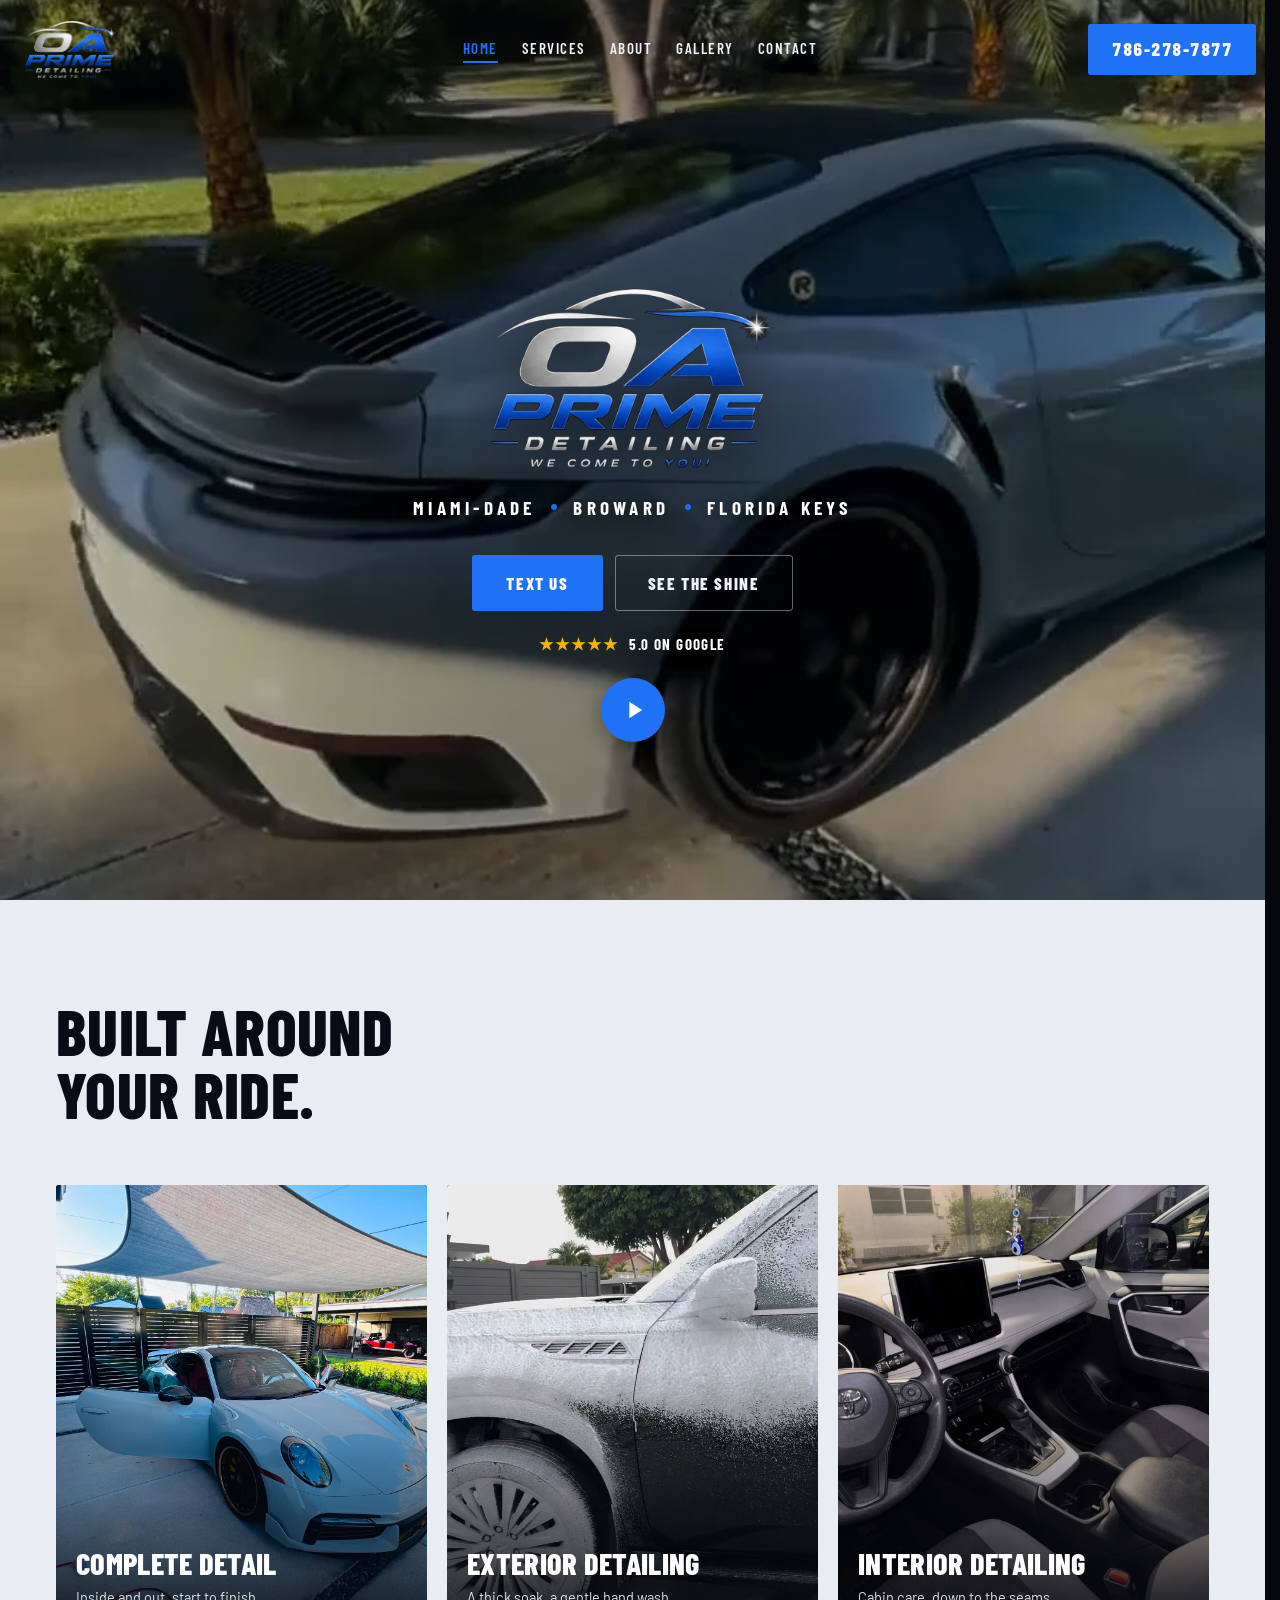
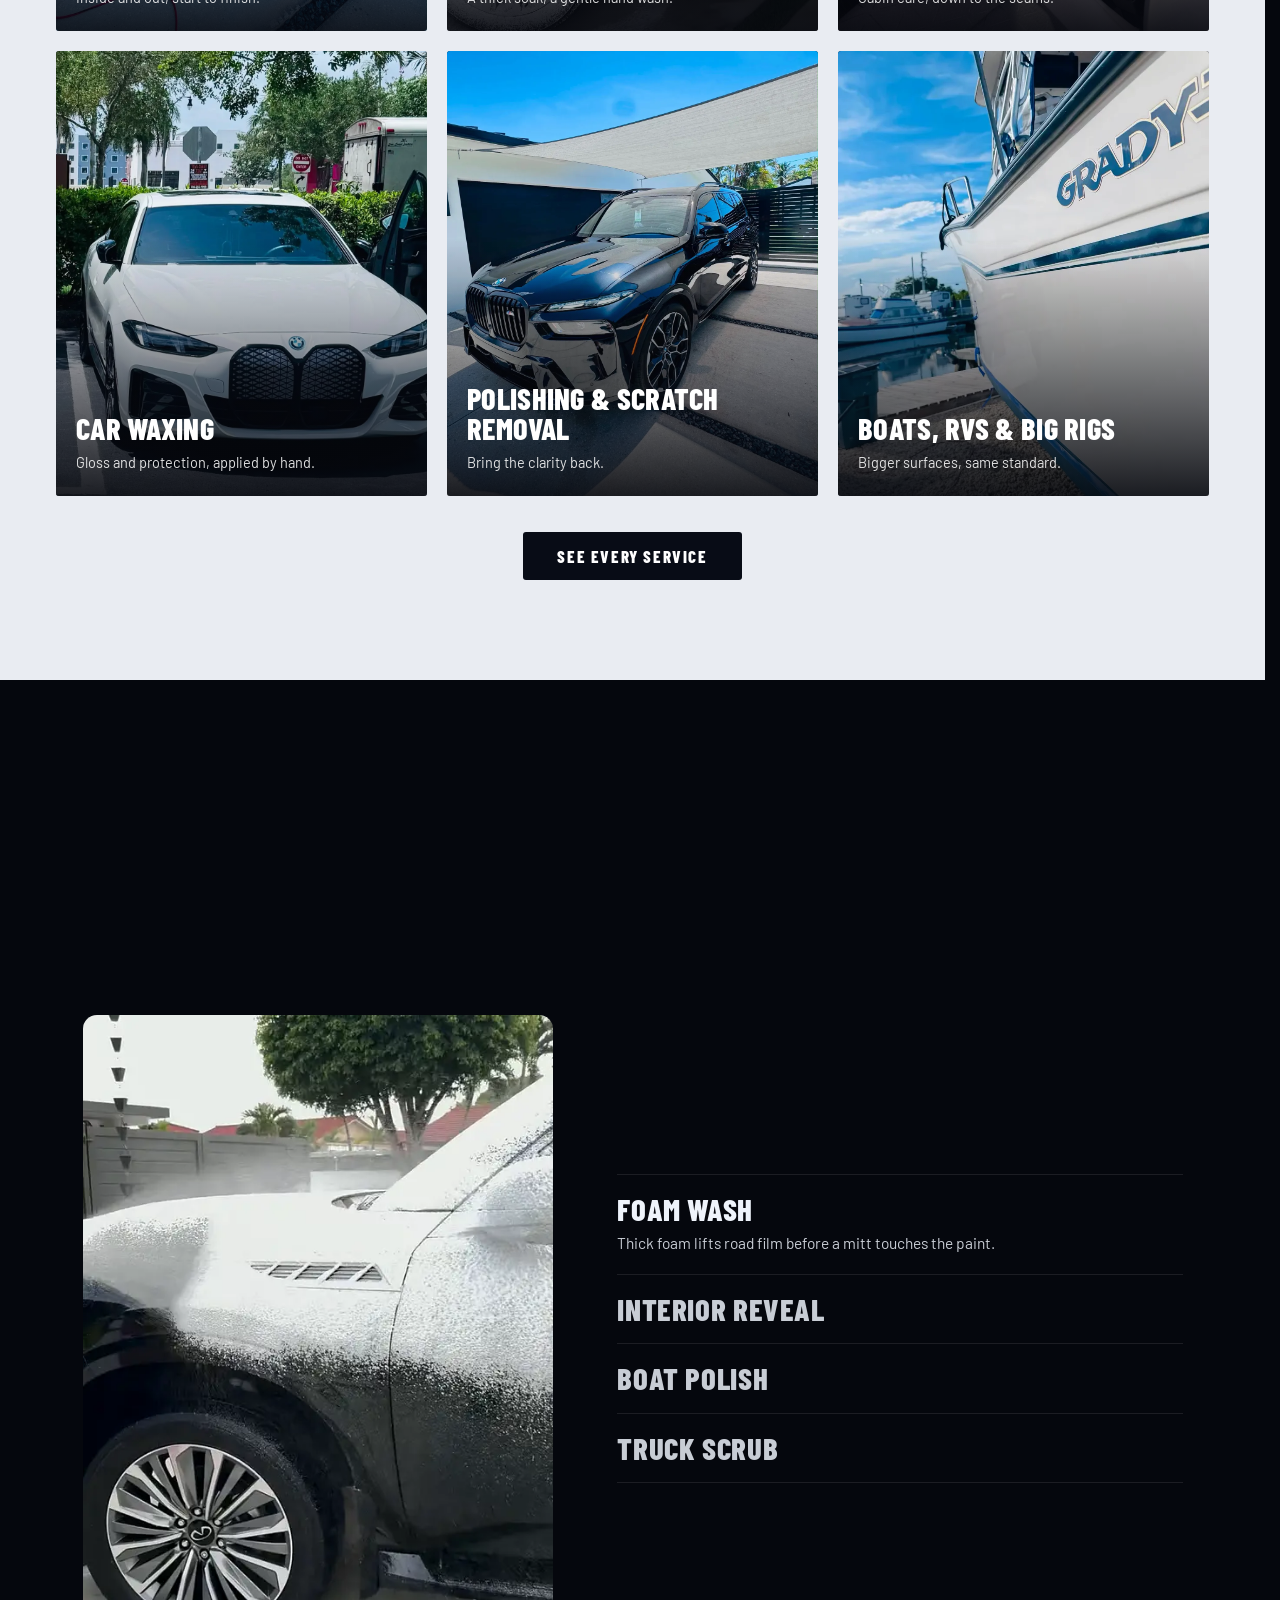
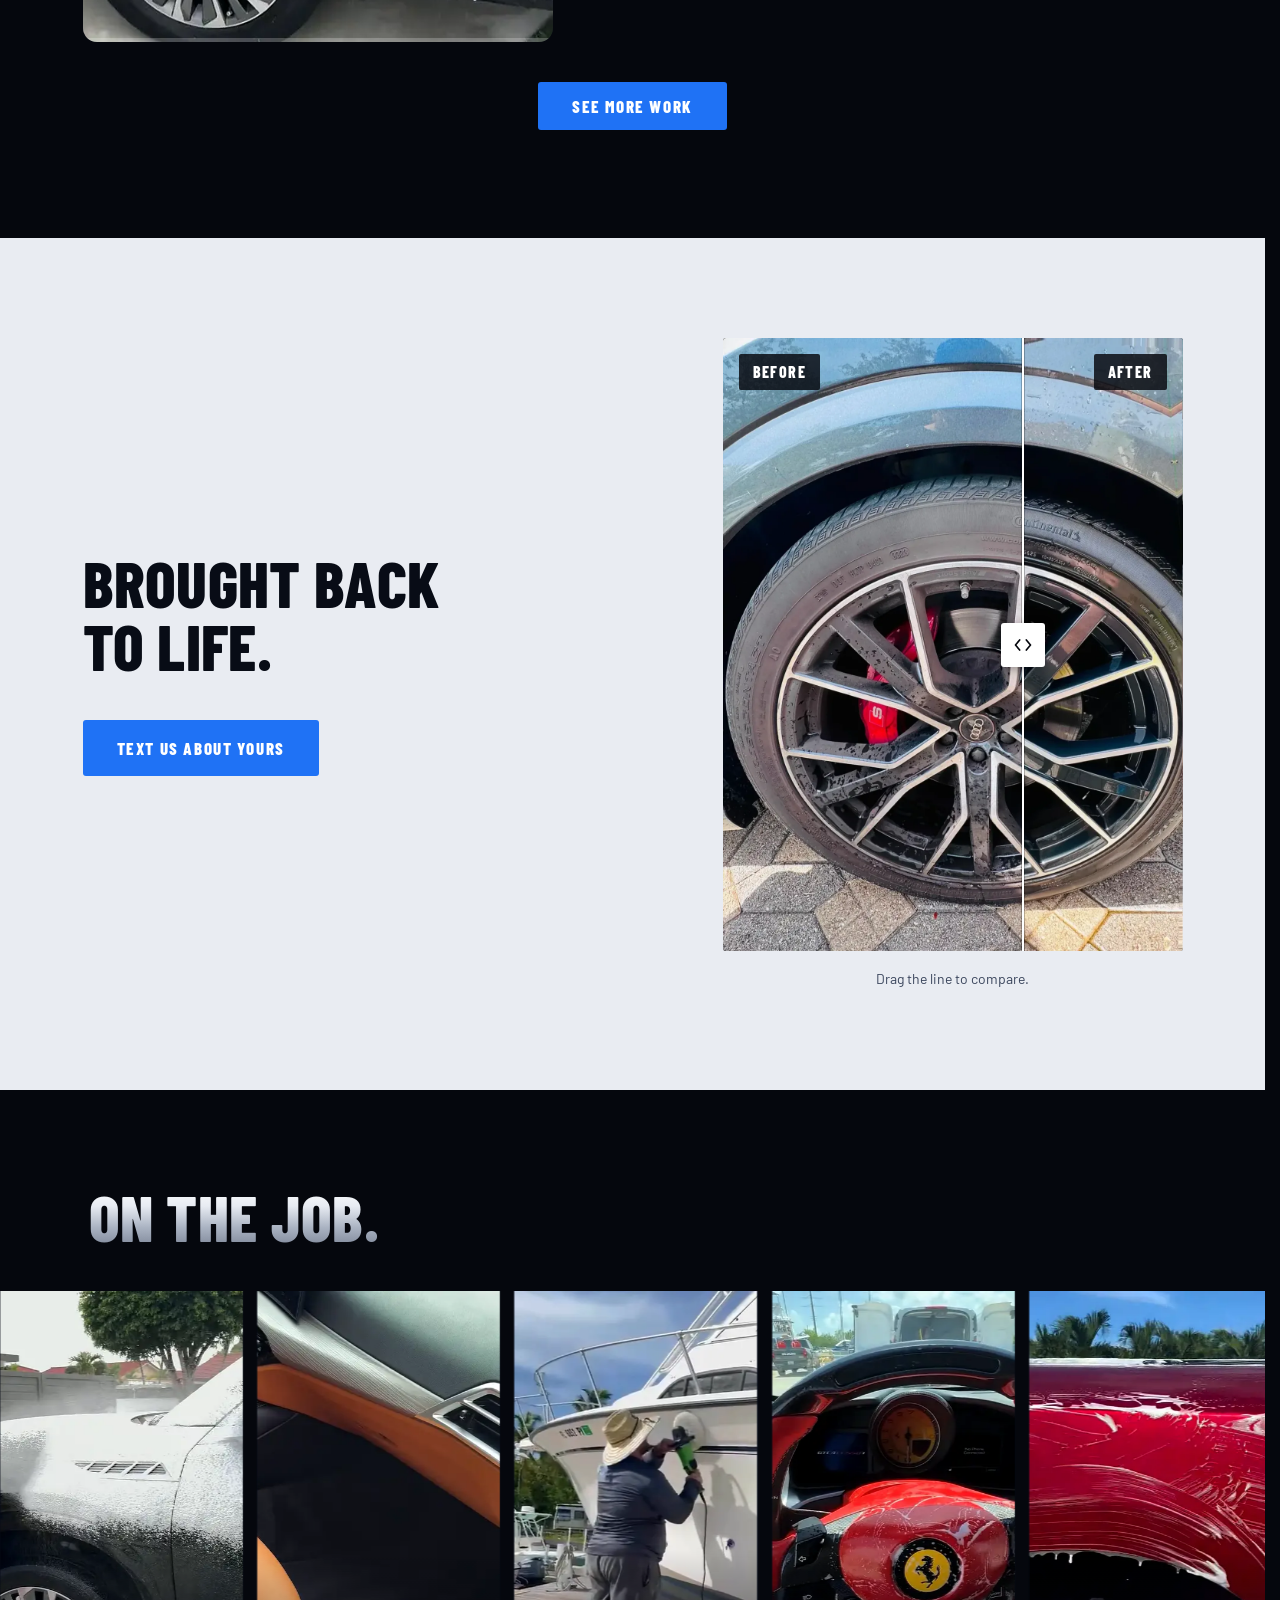
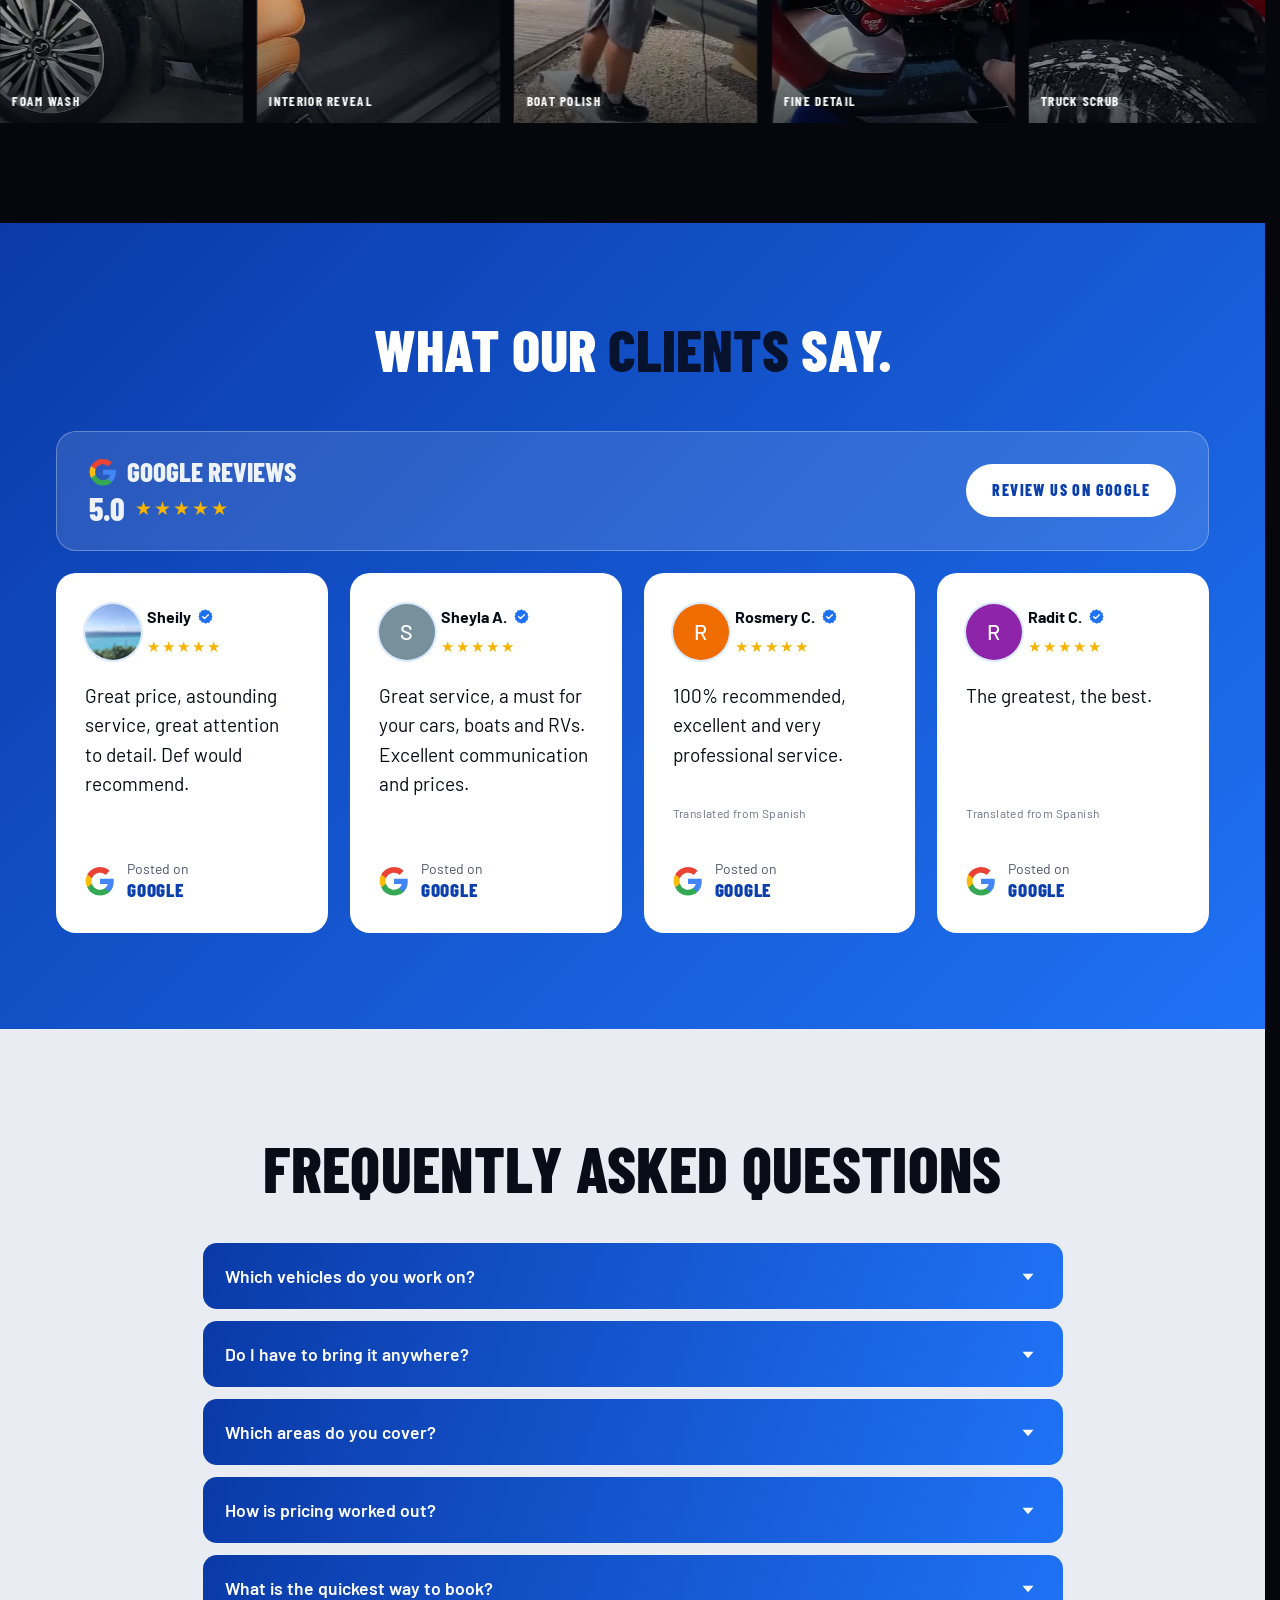
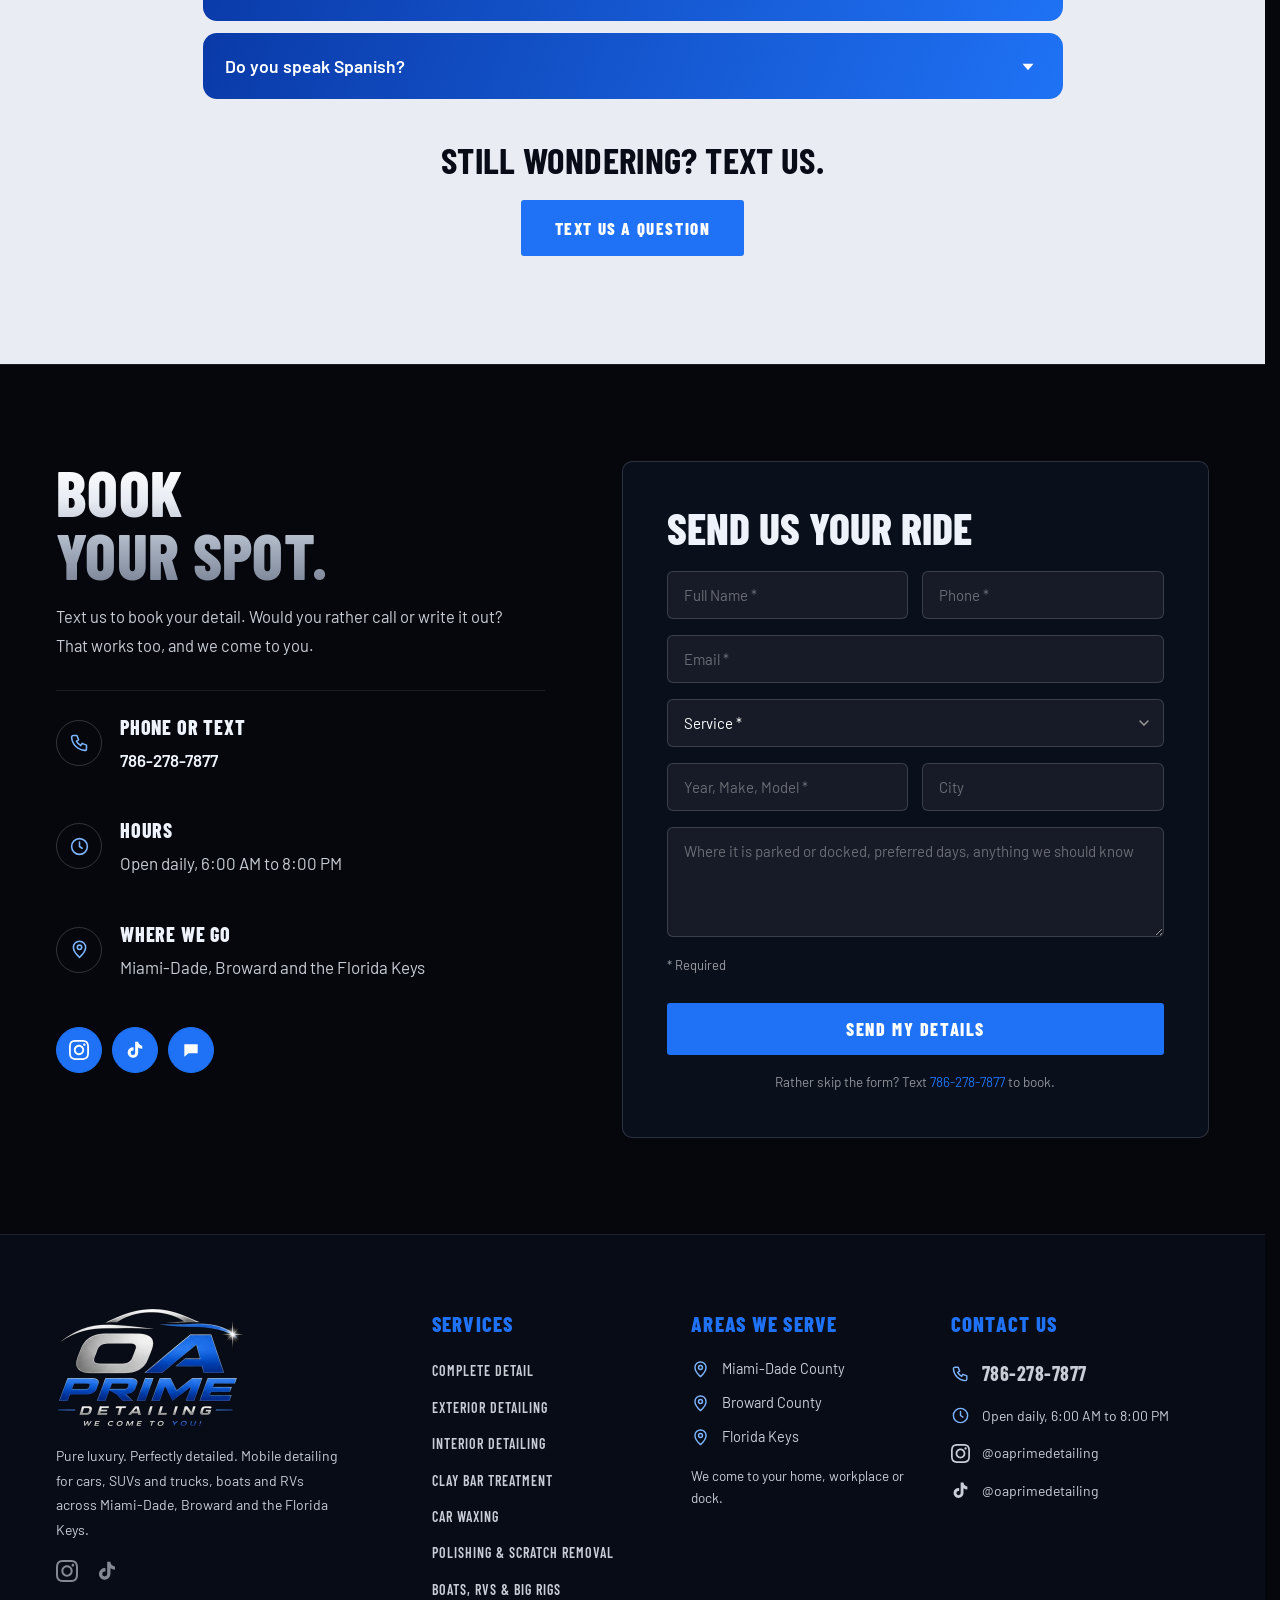
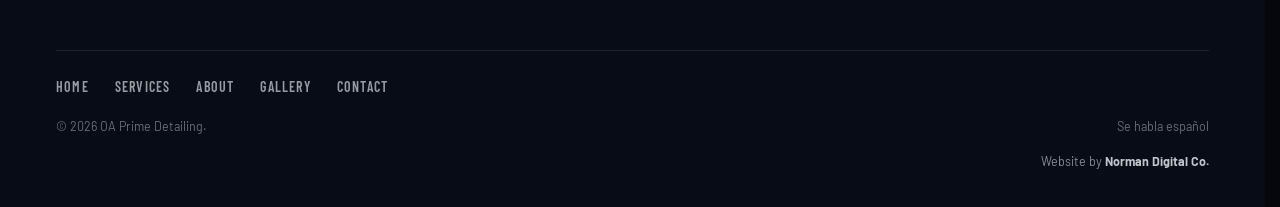
<file: OAPrime18.html>
<!DOCTYPE html>
<html lang="en">
<head>
<script>history.scrollRestoration='manual';</script>
<meta charset="UTF-8"/>
<meta name="viewport" content="width=device-width, initial-scale=1.0"/>
<title>OA Prime Detailing | Mobile Detailing in Miami, Broward &amp; the Florida Keys</title>
<meta name="description" content="Pure luxury, perfectly detailed. OA Prime Detailing is a mobile detailing service for cars, boats, RVs and trucks in Miami-Dade, Broward and the Florida Keys. We come to you. Call or text 786-278-7877. Se habla español."/>
<meta name="robots" content="index, follow"/>
<meta name="theme-color" content="#05070d"/>
<link rel="canonical" href="https://oaprimedetailing.com/"/>
<meta property="og:type" content="website"/>
<meta property="og:url" content="https://oaprimedetailing.com/"/>
<meta property="og:title" content="OA Prime Detailing | Mobile Detailing in Miami, Broward &amp; the Florida Keys"/>
<meta property="og:description" content="Pure luxury. Perfectly detailed. We come to you across Miami-Dade, Broward and the Florida Keys."/>
<meta property="og:image" content="https://oaprimedetailing.com/img/oaprime-og.jpg"/>
<meta property="og:image:width" content="1200"/>
<meta property="og:image:height" content="630"/>
<meta property="og:image:alt" content="OA Prime Detailing logo"/>
<meta name="twitter:card" content="summary_large_image"/>
<meta name="twitter:image" content="https://oaprimedetailing.com/img/oaprime-og.jpg"/>
<script type="application/ld+json">
{"@context":"https://schema.org","@type":"AutomotiveBusiness","name":"OA Prime Detailing","description":"Mobile detailing for cars, boats, RVs and trucks in Miami-Dade, Broward and the Florida Keys.","url":"https://oaprimedetailing.com","telephone":"+17862787877","image":"https://oaprimedetailing.com/img/oaprime-og.jpg","logo":"https://oaprimedetailing.com/img/oaprime-logo.webp","knowsLanguage":["en","es"],"sameAs":["https://www.instagram.com/oaprimedetailing/","https://www.tiktok.com/@oaprimedetailing"],"areaServed":[{"@type":"AdministrativeArea","name":"Miami-Dade County, FL"},{"@type":"AdministrativeArea","name":"Broward County, FL"},{"@type":"AdministrativeArea","name":"Florida Keys"}]}
</script>
<link rel="icon" type="image/x-icon" href="favicon.ico"/>
<link rel="icon" type="image/png" sizes="32x32" href="favicon-32x32.png"/>
<link rel="icon" type="image/png" sizes="16x16" href="favicon-16x16.png"/>
<link rel="apple-touch-icon" sizes="180x180" href="apple-touch-icon.png"/>
<link rel="preload" as="image" href="img/oaprime-logo.webp"/>
<link rel="preload" as="image" href="img/oaprime-hero-v4-poster.webp"/>
<link rel="preconnect" href="https://fonts.googleapis.com"/>
<link rel="preconnect" href="https://fonts.gstatic.com" crossorigin/>
<!-- Type: the OA Prime logo is a heavy, wide chrome-and-blue sans. Barlow Condensed carries the same weight for headings; Barlow handles reading text. -->
<link href="https://fonts.googleapis.com/css2?family=Barlow+Condensed:wght@600;700;800&family=Barlow:wght@400;500;600;700&display=swap" rel="stylesheet"/>
<!-- LAUNCH: paste the Google Analytics (gtag) snippet here, using the OA Prime property inside the Norman Digital Co GA account -->
<script>
(function(){
 function setVh(){document.documentElement.style.setProperty('--vh',(window.innerHeight*0.01)+'px');}
 setVh();
 window.addEventListener('orientationchange',function(){setTimeout(setVh,400);},{passive:true});
})();
</script>
<style>

*,*::before,*::after{box-sizing:border-box;margin:0;padding:0}
:root{
 /* Palette sampled from the Xceed logo: sky blue #3BA0F2 mid-tone, cyan #71D8F9 highlight, royal #2E64C8, navy #112353 shadow.
    Neutrals are tinted toward that blue instead of pure black/grey. */
 --y:#1F72F5;
 --yh:#7DB4FF;
 --yd:#0B3FAE;
 --yline:rgba(31,114,245,0.34);
 --bg:#05070d;
 --panel:#0b101c;
 --panel2:#101a30;
 --w:#e9ecf2;
 --w2:#dfe3ea;
 --td:#080c16;
 --tm:#3a455c;
 --ts:#667089;
 --text:#eef3fb;
 --text2:rgba(238,243,251,0.84);
 --muted:rgba(238,243,251,0.54);
 --line:rgba(255,255,255,0.09);
 --line2:rgba(255,255,255,0.17);
 --lined:rgba(10,16,32,0.12);
 --nav-h:100px;
 --pad:clamp(20px,5vw,56px);
 --H:'Barlow Condensed',sans-serif;
 --U:'Barlow Condensed',sans-serif;
 --B:'Barlow',sans-serif;
 --ease:cubic-bezier(.23,1,.32,1);
 --rad:3px;
}
html{scroll-behavior:auto;scrollbar-gutter:stable}
body{background:var(--bg);color:var(--text);font-family:var(--B);font-weight:400;line-height:1.65;overflow-x:hidden;overscroll-behavior-y:auto;-webkit-overflow-scrolling:touch}
a,button,[onclick]{touch-action:manipulation;-webkit-tap-highlight-color:transparent}
a{color:inherit;text-decoration:none}
img{display:block;max-width:100%}
button{font-family:inherit}
::selection{background:var(--y);color:#fff}


/* PAGE */
.page{display:none;opacity:0;width:100%}
.page.active{display:block}
.page.visible{opacity:1;transition:opacity .22s ease}

/* NAV */
nav{position:fixed;top:0;left:0;right:0;z-index:1000;height:var(--nav-h);padding:0 clamp(20px,4vw,48px);background:transparent;border-bottom:1px solid transparent;transition:background .25s ease,border-color .25s ease}
.nav-inner{position:relative;display:grid;grid-template-columns:minmax(0,1fr) auto minmax(0,1fr);align-items:center;column-gap:clamp(12px,2vw,40px);height:100%}
nav.scrolled{background:rgba(5,7,13,0.97);border-bottom-color:var(--line)}
nav.menu-open{background:transparent!important;border-bottom-color:transparent!important}
.nav-logo{cursor:pointer;display:flex;align-items:center;flex-shrink:0;justify-self:start}
.nav-logo-img{height:60px;width:auto;object-fit:contain}
.nav-links{grid-column:2;justify-self:center;display:flex;align-items:center;gap:clamp(14px,2vw,32px);min-width:0}
.nav-links a{font-family:var(--U);font-weight:600;font-size:16px;letter-spacing:1.8px;text-transform:uppercase;color:var(--text);cursor:pointer;position:relative;padding-bottom:3px;transition:color .2s ease}
.nav-links a::after{content:'';position:absolute;bottom:0;left:0;width:0;height:2px;background:var(--y);transition:width .25s var(--ease)}
.nav-links a.on{color:var(--y)}
.nav-links a.on::after{width:100%}
.nav-right{justify-self:end;display:flex;align-items:center;gap:14px;flex-shrink:0;justify-self:end}
@media(min-width:881px){nav{padding:0 clamp(24px,calc((100vw - 1320px)/2),200px)}}
@media(min-width:881px) and (max-width:1340px){.nav-phone{display:none}}
@media(min-width:881px) and (max-width:1700px){.nav-links{gap:24px}.nav-links a{font-size:15px;letter-spacing:1.5px}}
@media(min-width:881px) and (max-width:1180px){.nav-logo-img{height:54px}.nav-links{gap:clamp(12px,1.8vw,22px)}.nav-links a{font-size:15px;letter-spacing:1.3px}.nav-book{padding:10px 16px;font-size:15px;letter-spacing:1.3px}.nav-right{gap:10px}}
.nav-phone{display:flex;align-items:center;gap:7px;color:var(--text2);transition:color .2s ease}
.nav-phone span{font-family:var(--U);font-weight:700;font-size:17px;letter-spacing:.6px;white-space:nowrap;font-variant-numeric:lining-nums tabular-nums}
.nav-ig{display:flex;align-items:center;justify-content:center;width:38px;height:38px;border-radius:3px;border:1px solid var(--line2);transition:border-color .2s ease,color .2s ease;color:var(--text2)}
.nav-ig svg{width:17px;height:17px;fill:currentColor}
.nav-book{font-family:var(--U);font-weight:800;font-size:16px;letter-spacing:1.6px;text-transform:uppercase;white-space:nowrap;padding:11px 22px;background:var(--y);color:#fff;border:none;cursor:pointer;border-radius:3px;transition:background .2s ease,transform .15s ease;display:inline-block}
.nav-book:active,.btn-y:active,.f-submit:active{transform:scale(0.97)}
@media(min-width:881px) and (max-width:1330px){.nav-book .lg{display:none}}
@media(min-width:881px) and (max-width:1000px){.nav-links{gap:12px}.nav-links a{font-size:13.5px;letter-spacing:.7px}.nav-logo-img{height:46px}.nav-book{padding:10px 13px;font-size:14px;letter-spacing:1px}.nav-right{gap:8px}}
@media(min-width:881px) and (max-width:1240px){.nav-ig{display:none}}
.nav-call{display:none;align-items:center;justify-content:center;height:42px;padding:0 20px;background:var(--y);color:#fff;font-family:var(--U);font-weight:800;font-size:16px;letter-spacing:1.5px;text-transform:uppercase;border-radius:3px;transition:transform .15s ease}
.nav-call:active{transform:scale(0.96)}
.ham{display:none;flex-direction:column;align-items:flex-end;gap:6px;cursor:pointer;padding:11px 12px;background:rgba(255,255,255,0.05);border:1px solid var(--line2);border-radius:3px}
.ham span{height:2px;background:var(--text);display:block;border-radius:2px;width:24px;transition:transform .25s var(--ease),opacity .2s ease}
.ham.open{align-items:center}
.ham.open span{width:22px}
.ham.open span:nth-child(1){transform:rotate(45deg) translate(5px,5px)}
.ham.open span:nth-child(2){opacity:0}
.ham.open span:nth-child(3){transform:rotate(-45deg) translate(5px,-5px)}

/* MOBILE MENU */
.mob{display:none;position:fixed;inset:0;background:#05070d;z-index:999;flex-direction:column;align-items:stretch;justify-content:flex-start;overflow-y:auto;padding:calc(var(--nav-h) + 36px) 28px 36px}
.mob.open{display:flex}
.mob-x{display:none;position:absolute;top:22px;right:24px;background:none;border:none;color:rgba(238,243,251,0.45);cursor:pointer;line-height:1;padding:8px;transition:color .2s ease}
.mob-links{display:flex;flex-direction:column;align-items:stretch;width:100%;text-align:left}
.mob-links a{font-family:var(--H);font-weight:800;font-size:clamp(2.6rem,12.5vw,3.5rem);line-height:1;letter-spacing:.5px;text-transform:uppercase;color:var(--text);cursor:pointer;padding:11px 0;text-align:left;display:block;border:none}
@media(max-height:760px){.mob-links a{padding:7px 0;font-size:clamp(2.2rem,10.5vw,2.9rem)}}
.mob-links a:active{color:var(--y)}
.mob-links a.on{color:var(--y)}
.mob-bottom{margin-top:auto;padding-top:32px;display:flex;flex-direction:column;align-items:flex-start;gap:14px;width:100%;border-top:1px solid rgba(238,243,251,0.14)}
.mob-book{font-family:var(--U);font-weight:800;font-size:18px;letter-spacing:1.5px;text-transform:uppercase;color:#fff;background:var(--y);padding:15px;border-radius:4px;border:none;cursor:pointer;width:100%;text-align:center;display:block}
.mob-ig{font-family:var(--U);font-weight:600;font-size:17px;letter-spacing:1px;color:rgba(238,243,251,0.75)}
.mob-tel{font-family:var(--U);font-weight:700;font-size:26px;letter-spacing:1px;color:var(--text);margin-top:6px}

/* ICON UTILS */
.soc-row{display:flex;gap:10px;align-items:center;flex-wrap:wrap}

/* BUTTONS */
.btn-y{font-family:var(--U);font-weight:800;font-size:17px;letter-spacing:1.6px;text-transform:uppercase;padding:14px 34px;background:var(--y);color:#fff;border:none;cursor:pointer;border-radius:3px;transition:background .2s ease,transform .15s ease;display:inline-block;text-align:center}
.btn-o{font-family:var(--U);font-weight:800;font-size:17px;letter-spacing:1.6px;text-transform:uppercase;padding:13px 32px;background:transparent;border:1px solid rgba(238,243,251,0.42);color:var(--text);cursor:pointer;border-radius:3px;transition:border-color .2s ease,color .2s ease;display:inline-block;text-align:center}
.btn-dark{font-family:var(--U);font-weight:800;font-size:17px;letter-spacing:1.6px;text-transform:uppercase;padding:14px 34px;background:var(--td);color:#fff;border:none;cursor:pointer;border-radius:3px;transition:background .2s ease,transform .15s ease;display:inline-block}

/* HERO - portrait footage: framed on desktop over its own blurred copy, full-bleed on mobile */
.hero{position:relative;min-height:calc(var(--vh,1vh)*100);overflow:hidden;contain:paint;display:flex;align-items:center;justify-content:center;background:var(--bg);text-align:center}
.hero-bg{position:absolute;inset:0;z-index:1;overflow:hidden}
.hero-bg video{width:100%;height:100%;object-fit:cover;object-position:center;pointer-events:none;display:block}
.hero-ov{position:absolute;inset:0;z-index:2;background:radial-gradient(ellipse at 50% 58%,rgba(5,7,12,.34) 0%,rgba(5,7,12,.06) 70%),linear-gradient(180deg,rgba(5,7,12,.5) 0%,rgba(5,7,12,.1) 38%,rgba(5,7,12,.32) 100%)}
.hero-content{position:relative;z-index:10;width:100%;max-width:860px;align-self:stretch;padding:calc(var(--nav-h) + 8px) var(--pad) 64px;display:flex;flex-direction:column;align-items:center;justify-content:center}
.hero-lower{display:flex;flex-direction:column;align-items:center}
.hero-logo{width:min(clamp(230px,24vw,330px),32vh);height:auto;margin:0 0 22px;filter:drop-shadow(0 10px 28px rgba(0,0,0,.6))}
.hero-h{font-family:var(--H);font-weight:800;text-transform:uppercase;font-size:clamp(2.4rem,5vw,4.2rem);line-height:.95;letter-spacing:.01em;color:#fff;margin:0 0 26px;text-shadow:0 3px 22px rgba(0,0,0,.55)}
.hero-h span{display:inline-block;margin:0 .14em}
.hero-h .acc{background:linear-gradient(180deg,#b9d6ff 0%,#5a9dff 45%,#1f72f5 100%);-webkit-background-clip:text;background-clip:text;-webkit-text-fill-color:transparent;color:#1f72f5;text-shadow:none}
.hero-sub{font-size:clamp(15px,1.3vw,18px);color:var(--w);max-width:580px;margin:0 auto 30px;line-height:1.65;text-shadow:0 2px 14px rgba(0,0,0,.6)}
.hero-btns{display:flex;gap:12px;flex-wrap:wrap;justify-content:center}

/* SECTION SHARED */
.sec{padding:clamp(60px,9vw,100px) var(--pad)}
.sec-inner{max-width:1200px;margin:auto}
.sec-h{font-family:var(--H);font-weight:800;font-size:clamp(2.3rem,5vw,4rem);line-height:.98;text-transform:uppercase;letter-spacing:.005em;color:var(--text);margin-bottom:16px}
.sec-h.dark{color:var(--td)}
.sec-h:not(.dark){background:linear-gradient(180deg,#ffffff 0%,#e7ebf2 32%,#aab3c2 66%,#7b8496 100%);-webkit-background-clip:text;background-clip:text;-webkit-text-fill-color:transparent;color:#aab3c2}
.sec-sub{font-size:16px;color:var(--text2);max-width:540px;line-height:1.75}
.sec-sub.dark{color:var(--tm)}

/* HOME "WHAT WE DO" - image cards */
.home-svc-grid{display:grid;grid-template-columns:repeat(4,1fr);gap:18px;margin-top:clamp(32px,4vw,48px)}
.home-svc-card{position:relative;display:flex;flex-direction:column;border-radius:var(--rad);overflow:hidden;cursor:pointer;background:#0b1120;border:1px solid rgba(255,255,255,.08)}
.home-svc-img{position:relative;aspect-ratio:4/3.3;overflow:hidden;flex-shrink:0}
.home-svc-img img{width:100%;height:100%;object-fit:cover;object-position:50% var(--py,60%);transition:transform .5s var(--ease)}
.home-svc-cap{position:relative;flex:1;z-index:2;padding:20px 20px 22px;border-top:3px solid var(--y)}
.home-svc-price{position:absolute;top:12px;right:12px;z-index:2;font-family:var(--H);font-weight:800;font-size:1.35rem;letter-spacing:.03em;line-height:1;color:#fff;background:rgba(5,7,13,.86);padding:7px 12px 6px;border-radius:var(--rad)}
.home-svc-cap h3{font-family:var(--H);font-weight:800;font-size:1.55rem;letter-spacing:.02em;text-transform:uppercase;color:#fff;line-height:1.05;margin-bottom:8px}
.home-svc-cap p{font-size:14px;color:rgba(255,255,255,0.86);line-height:1.65}
.home-svc-link{display:inline-flex;align-items:center;gap:6px;margin-top:12px;font-family:var(--U);font-weight:800;font-size:15px;letter-spacing:1.5px;text-transform:uppercase;color:var(--y)}
.home-svc-link svg{width:12px;height:12px;transition:transform .2s var(--ease)}
@media(max-width:1000px){.home-svc-grid{grid-template-columns:repeat(2,1fr)}}
@media(min-width:881px) and (max-width:1540px){.nav-phone,.nav-ig{display:none}}
@media(max-width:560px){.home-svc-grid{grid-template-columns:1fr}.home-svc-img{aspect-ratio:4/3}}

/* CLIPS - muted looping work videos */
.clips-grid{display:grid;grid-template-columns:repeat(4,1fr);gap:12px;margin-top:clamp(28px,4vw,44px)}
.clip-item{position:relative;border-radius:var(--rad);overflow:hidden;aspect-ratio:3/4;background:var(--panel);isolation:isolate}
.clip-item video{position:absolute;inset:0;width:100%;height:100%;object-fit:cover;display:block;pointer-events:none;background:var(--panel)}
.clip-ov{position:absolute;inset:0;background:linear-gradient(180deg,rgba(0,0,0,0) 62%,rgba(5,8,16,.62) 100%);pointer-events:none}
.clip-name{position:absolute;left:14px;bottom:12px;z-index:2;font-family:var(--U);font-weight:700;font-size:16px;letter-spacing:1.4px;text-transform:uppercase;color:#fff}
@media(max-width:880px){
 .clips-grid{grid-template-columns:repeat(2,1fr);gap:8px}
 .clip-name{left:10px;bottom:9px;font-size:14px;letter-spacing:1.1px}
}

/* ABOUT */
.about-split{display:grid;grid-template-columns:1fr 1fr;gap:clamp(32px,5vw,64px);align-items:center}
.about-split-img{min-height:520px;position:relative}
.about-split-text{display:flex;flex-direction:column;justify-content:center;padding:clamp(8px,2vw,24px) 0}
.about-row-h{font-family:var(--H);font-weight:800;font-size:clamp(2rem,3.6vw,3rem);text-transform:uppercase;letter-spacing:.01em;line-height:1;color:var(--td);margin:0 0 20px;max-width:480px}
.about-row-p{font-size:16px;color:var(--tm);line-height:1.85;max-width:460px}
.ab-simple{background:var(--w);padding:clamp(56px,8vw,104px) var(--pad)}
.ab-simple-in{max-width:1200px;margin:0 auto}
.ab-row{max-width:640px;margin:0 auto;text-align:center}
.ab-row .about-row-h{margin:0 auto 18px;max-width:none}
.ab-row .about-row-p{max-width:none;margin:0 auto}
.ab-trio{display:grid;grid-template-columns:repeat(3,1fr);gap:clamp(10px,1.6vw,18px);margin:clamp(40px,6vw,72px) 0}
.ab-trio img{width:100%;aspect-ratio:4/5;object-fit:cover;border-radius:3px;display:block}
.ab-how{background:var(--bg);padding:clamp(60px,8vw,104px) var(--pad)}
.ab-how-in{max-width:1200px;margin:0 auto}
.ab-how-cols{display:grid;grid-template-columns:repeat(3,1fr);border-top:1px solid var(--yline)}
.ab-how-cols>div{padding:26px clamp(18px,3vw,40px) 0 0}
.ab-how-cols>div+div{padding-left:clamp(18px,3vw,40px);border-left:1px solid var(--yline)}
.ab-how-cols h4{font-family:var(--H);font-weight:800;font-size:1.65rem;text-transform:uppercase;letter-spacing:.02em;color:#fff;margin:0 0 10px;line-height:1.05}
.ab-how-cols p{font-size:15.5px;color:var(--text2);line-height:1.8;max-width:330px}
@media(max-width:880px){.ab-trio{display:flex;overflow-x:auto;scroll-snap-type:x mandatory;gap:10px;margin:32px calc(var(--pad)*-1);padding:0 var(--pad);scrollbar-width:none;-webkit-overflow-scrolling:touch}.ab-trio::-webkit-scrollbar{display:none}.ab-trio img{flex:0 0 76%;scroll-snap-align:center;aspect-ratio:4/5}.ab-how-cols{grid-template-columns:1fr}.ab-how-cols>div,.ab-how-cols>div+div{padding:22px 0;border-left:none;border-bottom:1px solid var(--yline)}.ab-how-cols p{max-width:none}}

/* SERVICE CARDS */
.svc-grid{display:flex;flex-direction:column;margin-top:clamp(40px,5vw,60px)}
.svc-card{background:#0b1120;border:1px solid rgba(255,255,255,0.1);border-radius:var(--rad);overflow:hidden;display:flex;flex-direction:column;margin-bottom:20px;transition:border-color .25s ease}
.svc-top{display:flex;flex-direction:row}
.svc-img-wrap{overflow:hidden;width:320px;height:320px;flex-shrink:0;position:relative}
.svc-img{width:100%;height:100%;object-fit:cover;object-position:50% var(--py,50%);display:block;transition:transform .5s var(--ease)}
.svc-body{padding:clamp(22px,3.5vw,30px);display:flex;flex-direction:row;flex:1;gap:clamp(20px,3vw,40px);align-items:center;min-height:320px}
.svc-body-main{flex:1;display:flex;flex-direction:column}
.svc-tag{font-family:var(--U);font-weight:700;font-size:15px;letter-spacing:1.4px;text-transform:uppercase;color:var(--y);margin-bottom:6px}
.svc-meta{display:flex;flex-direction:column;gap:12px;margin-bottom:16px}
.svc-meta-label{font-size:12px;font-weight:500;color:rgba(255,255,255,0.45);margin-bottom:2px}
.svc-meta-val{font-family:var(--U);font-size:17px;font-weight:600;color:rgba(255,255,255,0.78);letter-spacing:.3px}
.svc-price{font-family:var(--H);font-weight:800;font-size:2.6rem;line-height:1;color:#fff;letter-spacing:.01em}
.svc-name{font-family:var(--H);font-weight:800;font-size:clamp(1.9rem,3vw,2.5rem);text-transform:uppercase;letter-spacing:.015em;margin-bottom:12px;color:#fff;line-height:1}
.svc-desc{font-size:15px;color:rgba(255,255,255,0.72);line-height:1.75;flex:1}
.svc-body-cta{display:flex;flex-direction:column;align-items:stretch;justify-content:center;gap:12px;flex-shrink:0;width:200px}
.svc-cta-row{display:flex;gap:8px;align-items:stretch}
.svc-card-book{display:block;flex:1;font-family:var(--U);font-weight:800;font-size:16px;letter-spacing:1.2px;text-transform:uppercase;padding:13px 10px;background:var(--y);color:#fff;border:none;cursor:pointer;border-radius:3px;text-align:center;transition:background .2s ease;white-space:nowrap}
.svc-expand-btn{width:44px;flex-shrink:0;border:1px solid rgba(255,255,255,0.22);border-radius:3px;background:none;color:rgba(255,255,255,0.65);display:flex;align-items:center;justify-content:center;cursor:pointer;transition:border-color .2s ease,color .2s ease}
.svc-chev{width:13px;height:13px;transition:transform .25s var(--ease);flex-shrink:0;fill:none;stroke:currentColor;stroke-width:2;stroke-linecap:round;stroke-linejoin:round}
.svc-card.open .svc-chev{transform:rotate(180deg)}
.svc-acc-body{max-height:0;overflow:hidden;transition:max-height .3s var(--ease);padding:0 clamp(22px,3.5vw,30px)}
.svc-card.open .svc-acc-body{max-height:380px;border-top:1px solid rgba(255,255,255,0.08)}
.svc-inc{list-style:none;padding:16px 0 22px;display:grid;grid-template-columns:1fr 1fr;gap:8px 20px}
.svc-inc li{font-size:14px;color:rgba(255,255,255,0.7);display:flex;align-items:flex-start;gap:10px;line-height:1.5}
.svc-inc li::before{content:'';width:6px;height:6px;border-radius:50%;background:var(--y);flex-shrink:0;margin-top:8px}

/* FAQ */
.faq-list{display:flex;flex-direction:column;margin-top:clamp(36px,5vw,52px)}
.faq-item{border-bottom:1px solid rgba(255,255,255,0.13)}
.faq-item:first-child{border-top:1px solid rgba(255,255,255,0.13)}
.faq-btn{width:100%;display:flex;align-items:center;justify-content:space-between;background:none;border:none;padding:22px 0;cursor:pointer;text-align:left;gap:16px;color:inherit}
.faq-q{font-family:var(--B);font-weight:600;font-size:clamp(1rem,1.5vw,1.1rem);color:var(--text);transition:color .2s ease}
.faq-icon{width:26px;height:26px;flex-shrink:0;display:flex;align-items:center;justify-content:center}
.faq-icon svg{width:22px;height:22px;fill:var(--muted);stroke:none;transition:fill .2s ease,transform .3s var(--ease)}
.faq-item.open .faq-icon svg{fill:var(--y);transform:rotate(180deg)}
.faq-ans{max-height:0;overflow:hidden;transition:max-height .3s var(--ease)}
.faq-item.open .faq-ans{max-height:320px}
.faq-ans p{font-size:15px;color:var(--text2);line-height:1.8;padding-bottom:20px;max-width:680px}

/* GALLERY */
.gal-grid{column-count:3;column-gap:10px;margin-top:clamp(32px,4vw,48px)}
.gal-item{break-inside:avoid;margin-bottom:10px;overflow:hidden;cursor:pointer;position:relative;background:var(--panel);border-radius:var(--rad);display:block;aspect-ratio:3/4}
.gal-item.sq{aspect-ratio:1/1}
.gal-item img{width:100%;height:100%;display:block;object-fit:cover;opacity:0;transition:transform .5s var(--ease),opacity .45s ease}
.gal-item img.ld{opacity:1}
.gal-ov{position:absolute;inset:0;border-radius:var(--rad);background:rgba(5,7,13,0);display:flex;align-items:center;justify-content:center;transition:background .25s ease;pointer-events:none}
.gal-ov span{font-family:var(--U);font-size:15px;font-weight:700;letter-spacing:4px;text-transform:uppercase;color:#fff;opacity:0;transition:opacity .25s ease}

/* LIGHTBOX */
.lb{display:none;position:fixed;inset:0;background:rgba(4,7,13,.97);z-index:2000;align-items:center;justify-content:center}
.lb.open{display:flex}
.lb img{max-width:92vw;max-height:90vh;object-fit:contain;border-radius:2px}
.lb-x{position:absolute;top:20px;right:24px;background:none;border:none;color:rgba(255,255,255,.6);font-size:2rem;cursor:pointer;line-height:1}
.lb-prev,.lb-next{position:absolute;top:50%;transform:translateY(-50%);background:rgba(255,255,255,.05);border:1px solid rgba(255,255,255,.14);color:rgba(255,255,255,.6);font-size:1.5rem;cursor:pointer;padding:12px 16px;border-radius:3px;transition:border-color .2s ease,color .2s ease}
.lb-prev{left:14px}.lb-next{right:14px}

/* SOCIAL */
.soc-sec{background:var(--w2);padding:clamp(56px,8vw,88px) var(--pad);text-align:center;border-top:1px solid var(--lined)}
.soc-sec h3{font-family:var(--H);font-weight:800;font-size:clamp(2rem,4vw,3rem);text-transform:uppercase;letter-spacing:.01em;color:var(--td);margin-bottom:10px;line-height:1}
.soc-sec p{font-size:15px;color:var(--ts);margin:0 auto 30px;max-width:460px}
.soc-cards{display:flex;align-items:center;justify-content:center;gap:14px;flex-wrap:wrap}
.soc-card{display:flex;align-items:center;gap:14px;background:var(--w);border:1px solid var(--lined);border-radius:var(--rad);padding:16px 26px;transition:border-color .2s ease,transform .2s var(--ease)}
.soc-card svg{width:22px;height:22px;fill:var(--td);flex-shrink:0}
.soc-card-name{font-family:var(--U);font-weight:700;font-size:18px;color:var(--td);display:block;text-align:left;letter-spacing:.5px}
.soc-card-handle{font-size:13px;letter-spacing:.2px;color:var(--ts);display:block;margin-top:2px;text-align:left}

/* CONTACT + FORM */
.contact-grid{display:grid;grid-template-columns:1fr 1.1fr;gap:clamp(40px,7vw,88px);align-items:start}
.contact-info .sec-h{font-size:clamp(2.2rem,4vw,3.2rem);margin-bottom:16px}
.contact-info>p{font-size:15.5px;line-height:1.8;margin-bottom:30px;max-width:420px}
.c-rows{display:flex;flex-direction:column;gap:14px;margin-bottom:28px}
.c-row{display:flex;align-items:flex-start;gap:14px}
.c-label{font-family:var(--U);font-weight:800;font-size:19px;letter-spacing:1.5px;text-transform:uppercase;color:var(--td);min-width:150px;padding-top:2px;line-height:1.3}
.c-val{font-family:var(--B);font-weight:600;font-size:18px;line-height:1.45;color:var(--td)}
.form-card{background:var(--td);border-radius:var(--rad);padding:clamp(28px,4vw,40px)}
.form{display:flex;flex-direction:column;gap:16px}
.f-row{display:grid;grid-template-columns:1fr 1fr;gap:14px}
.f-group{display:flex;flex-direction:column;gap:8px}
.f-group label{font-family:var(--U);font-size:15px;font-weight:700;letter-spacing:1.4px;text-transform:uppercase;color:rgba(255,255,255,0.7)}
.f-group input,.f-group select,.f-group textarea{background:rgba(255,255,255,0.05);border:1px solid rgba(255,255,255,0.16);border-radius:2px;color:#fff;font-family:var(--B);font-weight:400;font-size:15px;padding:14px 16px;outline:none;width:100%;-webkit-appearance:none;transition:border-color .2s ease,box-shadow .2s ease}
.f-group input::placeholder,.f-group textarea::placeholder{color:rgba(255,255,255,0.36)}
.f-group select{cursor:pointer;background-image:url("data:image/svg+xml,%3Csvg xmlns='http://www.w3.org/2000/svg' width='10' height='6'%3E%3Cpath d='M1 1l4 4 4-4' stroke='%23999' stroke-width='1.5' fill='none' stroke-linecap='round'/%3E%3C/svg%3E");background-repeat:no-repeat;background-position:right 14px center;padding-right:36px}
.f-group select option{background:var(--td);color:#fff}
.f-group input:focus,.f-group select:focus,.f-group textarea:focus{border-color:var(--y);box-shadow:0 0 0 3px rgba(31,114,245,0.18)}
.f-group textarea{resize:vertical;min-height:110px}
.f-submit{font-family:var(--U);font-weight:800;font-size:18px;letter-spacing:1.6px;text-transform:uppercase;color:#fff;background:var(--y);border:none;padding:15px;cursor:pointer;width:100%;border-radius:3px;transition:background .2s ease,transform .15s ease}
.f-submit:disabled{opacity:.7;cursor:default}
.f-ok{display:none;font-family:var(--U);font-weight:600;font-size:16px;letter-spacing:1.3px;text-transform:uppercase;color:var(--y);text-align:center;padding:14px;border:1px solid var(--yline);border-radius:4px}
.f-note{font-size:13.5px;color:rgba(255,255,255,0.55);text-align:center;margin-top:16px}
.f-note a{color:var(--y);transition:color .2s ease}

/* CTA BAND */
.cta-band{background:linear-gradient(110deg,#0a3aa8 0%,#1f72f5 100%);padding:clamp(32px,5vw,44px) var(--pad);text-align:center;display:flex;flex-wrap:wrap;align-items:center;justify-content:center;gap:clamp(14px,3vw,28px)}
.cta-band h2{font-family:var(--H);font-weight:800;font-size:clamp(1.7rem,3vw,2.3rem);text-transform:uppercase;letter-spacing:.01em;color:var(--text);line-height:1;margin:0}
.cta-band p{font-size:15.5px;color:#fff;margin:0;max-width:420px;text-align:left}
.cta-band .btn-y,.cta-band button{flex-shrink:0}

/* BEFORE / AFTER SLIDER */
.ba-wrap{max-width:min(560px,calc((var(--vh,1vh)*100 - 200px)*.75));min-width:min(100%,300px);margin:0 auto}
.ba-slider{position:relative;aspect-ratio:3/4;margin:0 auto;border-radius:var(--rad);overflow:hidden;user-select:none;-webkit-user-select:none;cursor:ew-resize;background:#000;touch-action:pan-y}
.ba-slider:focus-visible{outline:2px solid var(--y);outline-offset:3px}
.ba-slider img{position:absolute;inset:0;width:100%;height:100%;object-fit:cover;display:block;pointer-events:none}
.ba-slider .ba-after{position:absolute;inset:0;width:100%;height:100%;overflow:hidden;clip-path:inset(0 0 0 50%)}
.ba-tag{position:absolute;top:16px;font-family:var(--U);font-weight:800;font-size:16px;letter-spacing:1.4px;text-transform:uppercase;color:#fff;background:rgba(5,7,13,0.82);padding:5px 14px;border-radius:2px;pointer-events:none;z-index:2}
.ba-tag.tag-before{left:16px}
.ba-tag.tag-after{right:16px}
.ba-handle{position:absolute;top:0;bottom:0;left:50%;width:0;pointer-events:none;z-index:3}
.ba-handle::before{content:'';position:absolute;top:0;bottom:0;left:-1px;width:2px;background:#fff;box-shadow:0 0 0 1px rgba(0,0,0,0.25)}
.ba-handle-grip{position:absolute;top:50%;left:50%;transform:translate(-50%,-50%);width:44px;height:44px;border-radius:3px;background:#fff;display:flex;align-items:center;justify-content:center;box-shadow:0 2px 10px rgba(0,0,0,0.35)}
.ba-handle-grip svg{width:20px;height:20px}
.ba-cap{text-align:center;margin-top:16px;font-size:14px;color:var(--text2)}

/* FOOTER */
footer{background:#080c16;border-top:1px solid var(--line);padding:clamp(48px,7vw,72px) var(--pad) clamp(24px,3vw,36px)}
.footer-top{max-width:1200px;margin:0 auto;display:grid;grid-template-columns:1.3fr .85fr .85fr 1fr;gap:clamp(24px,4vw,40px);padding-bottom:clamp(36px,5vw,48px);border-bottom:1px solid var(--line);margin-bottom:24px}
.f-logo{width:clamp(150px,15vw,190px);height:auto;display:block;margin-bottom:16px}
.f-brand p{font-size:14px;color:var(--text2);line-height:1.75;max-width:290px;margin-bottom:18px}
.f-soc-row{display:flex;gap:10px}
.f-soc-row a{width:36px;height:36px;border-radius:3px;background:rgba(255,255,255,0.05);border:1px solid var(--line2);display:flex;align-items:center;justify-content:center;color:var(--muted);transition:color .2s ease,border-color .2s ease}
.f-soc-row a svg{width:16px;height:16px;fill:currentColor}
.f-col h4{font-family:var(--H);font-weight:800;font-size:1.3rem;letter-spacing:.06em;text-transform:uppercase;color:var(--y);margin-bottom:16px}
.f-col ul{list-style:none;display:flex;flex-direction:column;gap:10px}
.f-col ul li a,.f-col ul li span{font-size:14px;color:var(--text2);transition:color .2s ease;cursor:pointer}
.f-phone{display:block;font-family:var(--U);font-weight:700;font-size:1.4rem;color:var(--text);letter-spacing:.5px;margin-bottom:14px}
.f-hours{margin-bottom:16px;padding:12px 0;border-top:1px solid var(--line);border-bottom:1px solid var(--line)}
.f-hours-row{display:flex;justify-content:space-between;gap:12px;font-size:14px;font-weight:500;color:var(--text2);padding:3px 0}
.f-hours-row span:first-child{font-family:var(--U);font-weight:700;text-transform:uppercase;letter-spacing:1px;font-size:15px}
.footer-bottom{max-width:1200px;margin:0 auto;display:flex;justify-content:space-between;align-items:center;gap:10px;flex-wrap:wrap}
.footer-bottom p{font-size:12.5px;color:rgba(238,243,251,0.4)}

/* HOVER - only on devices that actually hover */
@media(hover:hover) and (pointer:fine){
 .nav-links a:hover{color:var(--y)}.nav-links a:hover::after{width:100%}
 .nav-ig:hover{border-color:var(--y);color:var(--y)}
 .nav-phone:hover{color:var(--y)}
 .nav-book:hover,.btn-y:hover,.mob-book:hover{background:#fff;color:#05070d}
 .btn-y:hover{transform:translateY(-2px)}
 .btn-o:hover{border-color:var(--y);color:var(--y)}
 .btn-dark:hover{background:#1a2540;transform:translateY(-2px)}
 .mob-x:hover{color:var(--text)}
 .home-svc-card:hover .home-svc-img img{transform:scale(1.05)}
 .home-svc-card:hover .home-svc-link svg{transform:translateX(3px)}
 .svc-card:hover{border-color:rgba(31,114,245,0.45)}
 .svc-card:hover .svc-img{transform:scale(1.03)}
 .svc-card-book:hover{background:#fff;color:#05070d}
 .svc-expand-btn:hover{border-color:var(--y);color:var(--y)}
 .faq-btn:hover .faq-q{color:var(--y)}
 .faq-btn:hover .faq-icon svg{fill:var(--y)}
 .gal-item:hover img{transform:scale(1.05)}
 .gal-item:hover .gal-ov{background:rgba(5,7,13,.35)}
 .gal-item:hover .gal-ov span{opacity:1}
 .lb-prev:hover,.lb-next:hover{border-color:var(--y);color:var(--y)}
 .lb-x:hover{color:#fff}
 .soc-card:hover{border-color:var(--yd);transform:translateY(-2px)}
 .f-submit:hover{background:#fff;color:#05070d}
 .f-note a:hover{color:#fff}
 .f-col ul li a:hover,.f-col ul li span:hover{color:var(--text)}
 .f-soc-row a:hover{color:var(--y);border-color:var(--y)}
 .rev-arrow:hover{border-color:var(--yd);color:var(--yd)}
}

/* RESPONSIVE */
@media(max-width:880px){
 :root{--nav-h:82px}
 nav{text-align:left}
 .nav-inner{display:flex;width:100%;justify-content:space-between}
 .nav-logo{margin-left:6px}
 .nav-logo-img{height:50px}
 .nav-links,.nav-book,.nav-ig,.nav-phone{display:none!important}
 .ham{display:flex}
 .nav-call{display:flex}
 /* mobile: portrait clip runs full-bleed behind the copy */
 .hero{min-height:calc(var(--vh,1vh)*100 + 120px);min-height:max(calc(100lvh + 20px),calc(var(--vh,1vh)*100 + 120px));padding-bottom:48px}
 .hero-btns .btn-o{display:none}
  .hero-btns{flex-direction:column;align-items:center;gap:10px}
 .hero-btns .btn-y{width:auto;min-width:230px;white-space:nowrap;padding-left:28px;padding-right:28px}
 .hero-ov{background:linear-gradient(180deg,rgba(5,7,12,.5) 0%,rgba(5,7,12,.14) 26%,rgba(5,7,12,.3) 56%,rgba(5,7,12,.5) 100%)}
 .hero-content{padding:calc(var(--nav-h) + 6px) var(--pad) 84px}
 .hero-logo{width:min(clamp(210px,62vw,290px),30vh);margin:0 0 14px}
 .hero-h{font-size:clamp(2.7rem,13vw,3.9rem);margin-bottom:22px}
 .hero-h span{display:block;margin:0}
 .hero-loc{font-size:clamp(11.5px,3.3vw,14px);letter-spacing:.12em;gap:4px 8px;margin-bottom:26px;flex-wrap:nowrap}
 .svc-top{flex-direction:column}
 .svc-img-wrap{width:100%;aspect-ratio:4/3.2;height:auto}
 .svc-body{flex-direction:column;gap:0;padding:clamp(16px,2.8vw,20px) clamp(18px,4vw,24px) clamp(18px,4vw,24px);min-height:0;align-items:stretch}
 .svc-acc-body{padding:0 clamp(18px,4vw,24px)}
 .svc-body-cta{width:100%;gap:14px;margin-top:16px;padding-top:16px;border-top:1px solid rgba(255,255,255,0.08)}
 .svc-body-cta .svc-meta{flex-direction:row;gap:28px;margin-bottom:0}
 .svc-body-cta .svc-card-book{padding:13px 20px}
 .svc-body-main{width:100%}
 .svc-inc{grid-template-columns:1fr}
 .about-split{grid-template-columns:1fr;gap:32px}
 .about-split-img{min-height:92vw;max-height:520px}
 .gal-grid{column-count:2;column-gap:8px}
 .gal-item{margin-bottom:8px}
 .contact-grid{grid-template-columns:1fr;gap:40px}
 .f-row{grid-template-columns:1fr}
 .footer-top{grid-template-columns:1fr 1fr;gap:28px}
 .footer-bottom{flex-direction:column;text-align:center;gap:6px}
 .cta-band p{text-align:center}
}
@media(max-width:540px){
 .footer-top{grid-template-columns:1fr}
}
/* SCROLL REVEAL */
.reveal{opacity:0;transform:translateY(22px);transition:opacity .55s cubic-bezier(.4,0,.2,1),transform .55s cubic-bezier(.4,0,.2,1)}
.reveal:not(.visible){will-change:opacity,transform}
.svc-card.reveal{transition:opacity .55s cubic-bezier(.4,0,.2,1),transform .55s cubic-bezier(.4,0,.2,1),border-color .25s ease}
.reveal.visible{opacity:1;transform:translateY(0)}
.reveal-delay-1{transition-delay:.08s}
.reveal-delay-2{transition-delay:.16s}
.reveal-delay-3{transition-delay:.24s}
@media(max-width:880px){.ab-trio img.reveal{transform:none;opacity:1}}
@media(prefers-reduced-motion:reduce){
 .reveal{transform:none;transition:opacity .3s ease}
 *{scroll-behavior:auto!important}
}
@media(max-width:360px){.nav-logo-img{height:42px}.nav-call{padding:0 14px;font-size:15px;letter-spacing:1.2px}nav{padding:0 14px}}

/* v8: pick list, glossary, reach options, service area */
.reach{display:grid;grid-template-columns:repeat(3,1fr);gap:16px;margin-top:36px}
.reach-opt{display:flex;flex-direction:column;justify-content:space-between;gap:28px;min-height:210px;padding:28px 28px 24px;background:var(--td);color:#fff;border-radius:var(--rad);transition:transform .2s var(--ease),background .2s ease}
.reach-opt.pri{background:var(--y);color:#fff}
.reach-opt b{display:block;font-family:var(--H);font-weight:800;text-transform:uppercase;font-size:clamp(2.6rem,4.4vw,3.4rem);line-height:.92;letter-spacing:.005em;margin-bottom:10px}
.reach-opt span{display:block;font-size:15px;line-height:1.55;opacity:.85;max-width:300px}
.reach-opt em{font-style:normal;font-family:var(--U);font-weight:700;font-size:17px;letter-spacing:1.2px;text-transform:uppercase}
.reach-opt:active{transform:scale(.98)}
@media(max-width:900px){.reach{grid-template-columns:1fr}.reach-opt{min-height:0;gap:18px}}
@media(hover:hover) and (pointer:fine){.reach-opt:hover{transform:translateY(-3px)}.reach-opt:not(.pri):hover{background:#142446}}

.sa{background:var(--w);padding:clamp(64px,9vw,104px) var(--pad);border-top:1px solid var(--lined)}
.sa-in{max-width:1200px;margin:0 auto}
.sa-head{text-align:center;margin-bottom:clamp(32px,5vw,52px)}
.sa-head .sec-sub{margin:0 auto}
.sa-grid{display:grid;grid-template-columns:minmax(0,1.05fr) minmax(0,1fr);gap:clamp(20px,3vw,36px);align-items:stretch;max-width:1080px;margin:0 auto}
.sa-card{background:var(--td);color:#fff;padding:clamp(28px,3.4vw,44px);border-radius:var(--rad)}
.sa-photo{position:relative;border-radius:var(--rad);overflow:hidden;min-height:340px}
.sa-photo img{position:absolute;inset:0;width:100%;height:100%;object-fit:cover;object-position:50% 55%}
.sa-h{display:flex;align-items:center;justify-content:center;gap:12px;font-family:var(--H);font-weight:800;text-transform:uppercase;font-size:clamp(1.8rem,3vw,2.3rem);letter-spacing:.01em;margin-bottom:20px}
.sa-h svg{width:26px;height:26px;stroke:var(--y);fill:none;stroke-width:2;flex-shrink:0}
.sa-list{list-style:none;display:grid;grid-template-columns:1fr 1fr;gap:14px 20px;margin-bottom:clamp(24px,3vw,32px)}
@media(min-width:601px){.sa-list{grid-template-columns:repeat(2,max-content);justify-content:center;column-gap:clamp(28px,4vw,56px)}}
.sa-list li{display:flex;align-items:center;gap:9px;font-size:clamp(15px,1.5vw,17px);font-weight:500;color:rgba(255,255,255,.94);line-height:1.25}
.sa-list svg{width:18px;height:18px;stroke:var(--y);fill:none;stroke-width:2;flex-shrink:0}
.sa-loc{border:1px solid rgba(143,220,255,.22);background:rgba(31,114,245,.07);padding:22px 24px;border-radius:var(--rad)}
.sa-loc h4{font-family:var(--U);font-weight:600;font-size:17px;letter-spacing:1.2px;text-transform:uppercase;color:var(--yh);margin-bottom:10px}
.sa-loc b{display:block;font-size:19px;font-weight:600;margin-bottom:4px}
.sa-loc p{font-size:15px;color:rgba(255,255,255,.62);line-height:1.6;margin-bottom:16px}
.sa-loc a{font-family:var(--U);font-weight:700;font-size:17px;letter-spacing:1px;text-transform:uppercase;color:var(--yh)}
@media(max-width:860px){.sa-grid{grid-template-columns:1fr;max-width:560px}.sa-photo{min-height:0;aspect-ratio:4/3}}
@media(max-width:600px){.sa-card{padding:24px 18px}.sa-h{font-size:1.5rem;margin-bottom:18px}.sa-list{gap:12px 10px;margin-bottom:22px}.sa-list li{font-size:14.5px;gap:7px}.sa-list svg{width:16px;height:16px}.sa-loc{padding:18px}}
@media(hover:hover) and (pointer:fine){.sa-loc a:hover{color:#fff}}


.ab-way{background:var(--w);padding:clamp(60px,8vw,104px) var(--pad)}
.ab-way-in{max-width:1200px;margin:0 auto;display:grid;grid-template-columns:1.2fr .8fr;gap:clamp(36px,6vw,88px);align-items:center}
.way-p{font-size:16.5px;color:var(--tm);line-height:1.85;max-width:560px;margin-bottom:16px}
.way-actions{display:flex;flex-wrap:wrap;align-items:center;gap:16px 28px;margin-top:28px}
.way-link{cursor:pointer;font-family:var(--U);font-weight:700;font-size:17px;letter-spacing:1.4px;text-transform:uppercase;color:var(--yd);border-bottom:2px solid transparent;padding-bottom:2px;transition:border-color .2s ease}
@media(hover:hover) and (pointer:fine){.way-link:hover{border-color:var(--yd)}}
.way-rows{margin-top:clamp(24px,4vw,40px);border-bottom:1px solid var(--lined)}
.way-row{display:grid;grid-template-columns:minmax(170px,.8fr) 1.2fr;gap:12px 28px;padding:24px 0;border-top:1px solid var(--lined);align-items:baseline}
.way-row h3{font-family:var(--H);font-weight:800;text-transform:uppercase;font-size:clamp(1.5rem,2.3vw,1.9rem);line-height:1.02;letter-spacing:.01em;color:var(--td)}
.way-row p{font-size:16px;color:var(--tm);line-height:1.75}
.ab-way-r{position:sticky;top:calc(var(--nav-h) + 24px)}
.cole-vid{position:relative;aspect-ratio:9/16;max-width:340px;margin:0 auto;background:#000;overflow:hidden;border-radius:var(--rad)}
.cole-vid video{position:absolute;inset:0;width:100%;height:100%;object-fit:cover;display:block;cursor:pointer}
.cole-play{position:absolute;left:50%;top:50%;width:78px;height:78px;margin:-39px 0 0 -39px;background:var(--y);border:0;cursor:pointer;display:flex;align-items:center;justify-content:center;border-radius:var(--rad);transition:transform .2s var(--ease),background .2s ease}
.cole-play svg{width:34px;height:34px;fill:#fff}
.cole-play:active{transform:scale(.96)}
.cole-vid.playing .cole-play{display:none}
.cole-cap{max-width:340px;margin:12px auto 0;font-size:14px;color:var(--tm);line-height:1.5}
.ab-quote{background:var(--bg);padding:clamp(64px,9vw,112px) var(--pad)}
.ab-quote-in{max-width:1200px;margin:0 auto}
.ab-q{font-family:var(--H);font-weight:800;text-transform:uppercase;font-size:clamp(2.1rem,5.2vw,4.4rem);line-height:1;letter-spacing:.005em;color:var(--text);max-width:980px}
.ab-q-by{display:flex;align-items:center;flex-wrap:wrap;gap:10px 14px;margin-top:22px;font-size:15px;color:var(--text2)}
.ab-q-by svg{width:20px;height:20px;background:#fff;border-radius:50%;padding:2px;box-sizing:content-box}
.ab-q-by .rev-stars{font-size:15px}
.ab-mos{display:grid;grid-template-columns:1.3fr 1fr;grid-template-rows:minmax(0,1fr) minmax(0,1fr);gap:clamp(10px,1.6vw,18px);margin-top:clamp(44px,6vw,72px);height:clamp(420px,52vw,620px)}
.ab-mos img{width:100%;height:100%;min-height:0;object-fit:cover;display:block;border-radius:3px}
.ab-mos img:first-child{grid-row:1 / span 2;object-position:center 62%}
.ab-mos img:nth-child(2){object-position:center 66%}
.ab-mos img:nth-child(3){object-position:center 62%}
.ab-more{display:inline-block;margin-top:22px;cursor:pointer;font-family:var(--U);font-weight:700;font-size:17px;letter-spacing:1.4px;text-transform:uppercase;color:var(--y);border-bottom:2px solid transparent;padding-bottom:2px;transition:border-color .2s ease}
@media(hover:hover) and (pointer:fine){.ab-more:hover{border-color:var(--y)}}
@media(max-width:880px){.ab-way-in{grid-template-columns:1fr}.ab-way-r{position:static}.way-row{grid-template-columns:1fr;padding:20px 0}.ab-mos{height:clamp(300px,90vw,460px)}}

/* OA PRIME additions */
.cta-band .btn-y{background:#fff;color:#05070d}
@media(hover:hover) and (pointer:fine){.cta-band .btn-y:hover{background:#05070d;color:#fff}}
.hero-tel{display:inline-block;margin-top:20px;font-family:var(--U);font-weight:700;font-size:20px;letter-spacing:1px;color:#fff;text-shadow:0 2px 14px rgba(0,0,0,.6)}
.hero-sub{max-width:620px}
.lang-t{display:inline-flex;align-items:center;gap:0;background:rgba(255,255,255,.05);border:1px solid var(--line2);border-radius:3px;cursor:pointer;padding:0;overflow:hidden;font-family:var(--U);font-weight:700;font-size:15px;letter-spacing:1px;color:var(--text2)}
.lang-t span{padding:8px 10px;line-height:1}
.lang-t span.on{background:var(--y);color:#fff}
@media(hover:hover) and (pointer:fine){.lang-t:hover{border-color:var(--y)}}
@media(max-width:880px){.lang-t{height:42px}.lang-t span{padding:0 9px;display:flex;align-items:center;height:100%}}
@media(max-width:380px){.lang-t span{padding:0 7px}}
.statement{background:var(--bg);padding:clamp(64px,9vw,112px) var(--pad);border-top:1px solid var(--line)}
.statement p{font-family:var(--H);font-weight:800;text-transform:uppercase;font-size:clamp(2.1rem,5.4vw,4.6rem);line-height:1;color:var(--text);max-width:1000px;margin:0 auto;text-align:center}
.statement p em{font-style:normal;background:linear-gradient(180deg,#b9d6ff 0%,#5a9dff 45%,#1f72f5 100%);-webkit-background-clip:text;background-clip:text;-webkit-text-fill-color:transparent;color:#1f72f5}
.home-svc-cap{border-top-color:var(--y)}
.svc-body-cta{justify-content:center}
.loop-vid{position:relative;aspect-ratio:3/4;max-width:360px;margin:0 auto;background:#000;overflow:hidden;border-radius:var(--rad)}
.loop-vid video{position:absolute;inset:0;width:100%;height:100%;object-fit:cover;display:block;pointer-events:none}
.f-credit{max-width:1200px;margin:14px auto 0;text-align:right;font-size:12.5px}
.f-credit a{color:rgba(238,243,251,.55);transition:color .2s ease}
.f-credit b{font-weight:700;color:rgba(238,243,251,.8)}
@media(hover:hover) and (pointer:fine){.f-credit a:hover{color:var(--yh)}}
@media(max-width:540px){.f-credit{text-align:center}}
.ba-tabs{display:none}
.ba-slider.hint .ba-handle-grip{box-shadow:0 0 0 6px rgba(31,114,245,.35),0 2px 10px rgba(0,0,0,.35)}
.nav-logo-img{width:auto}

/* ===================== v3 ===================== */
/* nav: phone number is the button */
.nav-tel{font-size:18px;letter-spacing:1.5px;font-variant-numeric:lining-nums tabular-nums;padding:11px 24px}

/* hero location line replaces the paragraph */
.hero-loc{display:flex;flex-wrap:wrap;justify-content:center;align-items:center;gap:6px 16px;font-family:var(--U);font-weight:700;font-size:clamp(16px,1.5vw,21px);letter-spacing:.22em;text-transform:uppercase;color:#fff;margin:0 0 32px;text-shadow:0 2px 14px rgba(0,0,0,.7)}
.hero-loc i{width:6px;height:6px;border-radius:50%;background:var(--y);box-shadow:0 0 12px rgba(31,114,245,.95);flex-shrink:0}

/* HOME lineup: swipe row of tall photo cards */
.lu-head{display:flex;align-items:flex-end;justify-content:space-between;gap:24px}
.lu-ctl{display:none;gap:10px;flex-shrink:0;padding-bottom:6px}
.lu-ctl button{width:48px;height:48px;border-radius:3px;border:1px solid var(--lined);background:var(--td);color:#fff;cursor:pointer;display:flex;align-items:center;justify-content:center;transition:background .2s ease}
.lu-ctl svg{width:18px;height:18px}
.lu-track{display:flex;gap:16px;overflow-x:auto;scroll-snap-type:x mandatory;width:100vw;margin-left:calc(50% - 50vw);padding:4px max(var(--pad),calc((100vw - 1200px)/2)) 10px;scroll-padding-left:max(var(--pad),calc((100vw - 1200px)/2));scrollbar-width:none;-webkit-overflow-scrolling:touch;margin-top:clamp(28px,4vw,44px)}
.lu-track::-webkit-scrollbar{display:none}
.lu-card{position:relative;flex:0 0 clamp(250px,24vw,330px);aspect-ratio:3/4.15;border-radius:3px;overflow:hidden;scroll-snap-align:start;cursor:pointer;background:#0b1120;isolation:isolate}
.lu-card img{position:absolute;inset:0;width:100%;height:100%;object-fit:cover;object-position:50% var(--py,55%);transition:transform .7s var(--ease)}
.lu-card::after{content:'';position:absolute;inset:0;background:linear-gradient(180deg,rgba(5,7,13,0) 42%,rgba(5,7,13,.9) 100%);z-index:1}
.lu-cap{position:absolute;left:0;right:0;bottom:0;z-index:2;padding:20px 20px 22px}
.lu-cap h3{font-family:var(--H);font-weight:800;font-size:1.9rem;line-height:1;letter-spacing:.01em;text-transform:uppercase;color:#fff;margin-bottom:8px}
.lu-cap p{font-size:14.5px;line-height:1.55;color:rgba(255,255,255,.86);max-width:270px}
.lu-end{flex:0 0 12px}
@media(hover:hover) and (pointer:fine){.lu-ctl{display:flex}.lu-card:hover img{transform:scale(1.05)}.lu-ctl button:hover{background:var(--y)}}
@media(max-width:880px){.lu-card{flex-basis:74vw;max-width:320px}}

/* SERVICES selector */
.sx{display:grid;grid-template-columns:minmax(0,5fr) minmax(0,7fr);grid-template-rows:repeat(6,min-content) 1fr;column-gap:clamp(32px,5vw,72px);margin-top:clamp(32px,4vw,52px);align-items:start}
.sx-btn{grid-column:1;display:flex;justify-content:space-between;align-items:center;gap:16px;width:100%;text-align:left;background:none;border:none;border-bottom:1px solid var(--lined);padding:22px 0 22px 0;cursor:pointer;font-family:var(--H);font-weight:800;font-size:clamp(1.9rem,3.1vw,2.8rem);text-transform:uppercase;line-height:1;letter-spacing:.01em;color:rgba(8,12,22,.34);transition:color .25s ease,padding .35s var(--ease)}
.sx-btn:first-of-type{border-top:1px solid var(--lined)}
.sx-btn svg{width:22px;height:22px;flex-shrink:0;opacity:0;transform:translateX(-8px);transition:opacity .25s ease,transform .3s var(--ease);color:var(--y)}
.sx-btn.on{color:var(--td);padding-left:18px;box-shadow:inset 4px 0 0 var(--y)}
.sx-btn.on svg{opacity:1;transform:none}
.sx-panel{grid-column:2;grid-row:1 / span 7;display:none}
.sx-panel.on{display:block;position:sticky;top:calc(var(--nav-h) + 24px);animation:sxIn .5s var(--ease)}
@keyframes sxIn{from{opacity:0;transform:translateY(14px)}to{opacity:1;transform:none}}
.sx-img{aspect-ratio:16/11;overflow:hidden;border-radius:3px;background:#0b1120}
.sx-img img{width:100%;height:100%;object-fit:cover;object-position:50% var(--py,50%)}
.sx-tag{font-family:var(--H);font-weight:700;font-size:1.35rem;text-transform:uppercase;letter-spacing:.03em;color:var(--yd);margin:22px 0 8px;line-height:1.1}
.sx-desc{font-size:16.5px;line-height:1.75;color:var(--tm);max-width:560px}
.sx-inc{list-style:none;display:grid;grid-template-columns:1fr 1fr;gap:0 28px;margin:22px 0 26px}
.sx-inc li{font-size:15px;line-height:1.5;color:var(--td);padding:11px 0;border-top:1px solid var(--lined)}
.sx-cta{display:flex;flex-wrap:wrap;gap:12px;align-items:center}
.sx-cta .alt{font-family:var(--U);font-weight:800;font-size:16px;letter-spacing:1.4px;text-transform:uppercase;color:var(--yd);border-bottom:2px solid var(--yd);padding-bottom:2px}
@media(max-width:880px){
 .sx{grid-template-columns:1fr;grid-template-rows:none}
 .sx-btn,.sx-panel{grid-column:1}
 .sx-panel{grid-row:auto}
 .sx-panel.on{position:static;padding:18px 0 28px}
 .sx-inc{grid-template-columns:1fr}
 .sx-btn{font-size:2.1rem;padding:20px 0}
}

/* CONTACT / QUOTE: form beside a photo panel */
.bk{display:grid;grid-template-columns:minmax(0,1.1fr) minmax(0,1fr);gap:clamp(36px,6vw,80px);align-items:start}
.bk-photo{position:relative;border-radius:3px;overflow:hidden;aspect-ratio:4/5;background:#0b1120}
.bk-photo>img{position:absolute;inset:0;width:100%;height:100%;object-fit:cover}
.bk-photo::after{content:'';position:absolute;inset:0;background:linear-gradient(180deg,rgba(5,7,13,.1) 30%,rgba(5,7,13,.92) 100%)}
.bk-over{position:absolute;left:0;right:0;bottom:0;z-index:2;padding:clamp(22px,3vw,34px);color:#fff}
.bk-over h3{font-family:var(--H);font-weight:800;font-size:clamp(1.7rem,2.6vw,2.2rem);line-height:1;text-transform:uppercase;margin-bottom:14px}
.bk-num{display:block;font-family:var(--H);font-weight:800;font-size:clamp(2.4rem,4.4vw,3.5rem);line-height:1;letter-spacing:.02em;color:#fff}
.bk-links{display:flex;gap:22px;margin-top:16px;flex-wrap:wrap}
.bk-links a{font-family:var(--U);font-weight:800;font-size:16px;letter-spacing:1.5px;text-transform:uppercase;color:#fff;border-bottom:2px solid var(--y);padding-bottom:2px}
.bk-h{font-family:var(--H);font-weight:800;font-size:clamp(2.3rem,5vw,4rem);line-height:.98;text-transform:uppercase;color:var(--td);margin-bottom:12px}
.bk-sub{font-size:16.5px;color:var(--tm);max-width:560px;line-height:1.75;margin-bottom:clamp(26px,4vw,40px)}
.chips{display:flex;flex-wrap:wrap;gap:8px;margin-bottom:6px}
.chips label{position:relative;cursor:pointer}
.chips input{position:absolute;opacity:0;inset:0;width:100%;height:100%;margin:0;cursor:pointer}
.chips span{display:block;font-family:var(--U);font-weight:700;font-size:15px;letter-spacing:1.3px;text-transform:uppercase;padding:9px 16px;border:1px solid rgba(255,255,255,.2);border-radius:3px;color:rgba(255,255,255,.75);transition:background .2s ease,border-color .2s ease,color .2s ease}
.chips input:checked+span{background:var(--y);border-color:var(--y);color:#fff}
.chips input:focus-visible+span{outline:2px solid var(--yh);outline-offset:2px}
.f-req{font-size:13px;color:rgba(255,255,255,.6);margin:2px 0 10px}
@media(max-width:880px){.bk{grid-template-columns:1fr;gap:36px}.bk-photo{aspect-ratio:4/4.4}}

/* ABOUT */
.vx{display:grid;grid-template-columns:repeat(4,1fr);gap:0;margin-top:clamp(32px,4vw,52px)}
.vx>div{position:relative;padding:28px clamp(16px,2.4vw,32px) 0 0}
.vx>div::before{content:'';position:absolute;top:0;left:0;right:0;height:3px;background:var(--lined)}
.vx>div::after{content:'';position:absolute;top:0;left:0;height:3px;width:0;background:var(--y);transition:width .9s var(--ease)}
.vx>div.visible::after{width:100%}
.vx h3{font-family:var(--H);font-weight:800;font-size:clamp(1.7rem,2.4vw,2.2rem);text-transform:uppercase;line-height:1.02;color:var(--td);margin-bottom:10px}
.vx p{font-size:15.5px;line-height:1.7;color:var(--tm);max-width:260px}
@media(max-width:880px){.vx{grid-template-columns:1fr}.vx>div{padding:26px 0 24px}.vx p{max-width:none}}
.tick{overflow:hidden;background:var(--bg);border-top:1px solid var(--line);border-bottom:1px solid var(--line);padding:clamp(18px,3vw,30px) 0;white-space:nowrap}
.tick-row{display:inline-flex;animation:tick 38s linear infinite}
.tick-row span{font-family:var(--H);font-weight:800;text-transform:uppercase;font-size:clamp(2.4rem,6vw,5rem);line-height:1;letter-spacing:.01em;color:transparent;-webkit-text-stroke:1px rgba(238,243,251,.55);padding-right:.5em}
.tick-row span.f{color:var(--text);-webkit-text-stroke:0}
.tick-row i{display:inline-block;width:.16em;height:.16em;border-radius:50%;background:var(--y);margin:0 .5em .12em 0;align-self:center;font-size:clamp(2.4rem,6vw,5rem)}
@keyframes tick{to{transform:translateX(-50%)}}
.ar{background:var(--w);padding:clamp(60px,9vw,108px) var(--pad)}
.ar-in{max-width:1200px;margin:0 auto}
.ar-cities{display:flex;flex-wrap:wrap;gap:6px 0;margin:clamp(26px,4vw,40px) 0 30px;font-family:var(--H);font-weight:800;text-transform:uppercase;font-size:clamp(1.7rem,3.6vw,3rem);line-height:1.15;color:var(--td)}
.ar-cities span{display:inline-flex;align-items:center}
.ar-cities span::after{content:'';width:.14em;height:.14em;border-radius:50%;background:var(--y);margin:0 .5em}
.ar-cities span:last-child::after{display:none}
.ab-hero{background:var(--bg);padding:clamp(48px,7vw,96px) var(--pad)}
.ab-hero-in{max-width:1200px;margin:0 auto;display:grid;grid-template-columns:minmax(0,1.15fr) minmax(0,.85fr);gap:clamp(32px,6vw,84px);align-items:center}
.ab-hero p{font-size:16.5px;line-height:1.85;color:var(--text2);max-width:540px;margin-bottom:16px}
@media(max-width:880px){.ab-hero-in{grid-template-columns:1fr}.ab-hero .loop-vid{order:-1;max-width:300px}}
@media(prefers-reduced-motion:reduce){.tick-row{animation:none}}

/* FOOTER (4-up like KE) */
.f-area{font-size:13.5px;color:var(--text2);line-height:1.6;margin-top:6px}
.f-col .f-ig{display:inline-block;margin-top:4px}
.footer-bottom{max-width:1200px;margin:0 auto;display:flex;justify-content:space-between;align-items:center;gap:10px;flex-wrap:wrap}
.footer-bottom p{font-size:12.5px;color:rgba(238,243,251,.42)}
.f-credit{max-width:1200px;margin:14px auto 0;text-align:right}

/* MOBILE nav + menu (v3) */
@media(max-width:880px){
 .nav-tel{display:none!important}
}
.mob{display:none;position:fixed;inset:0;background:#05070d;z-index:999;flex-direction:column;align-items:stretch;justify-content:flex-start;overflow-y:auto;padding:calc(var(--nav-h) + 30px) 28px 36px}
.mob.open{display:flex;animation:mobWipe .6s cubic-bezier(.7,0,.2,1) both}
.mob.closing{animation:mobOut .24s ease forwards}
@keyframes mobWipe{from{clip-path:polygon(0 0,0 0,-26% 100%,0 100%)}to{clip-path:polygon(0 0,126% 0,100% 100%,0 100%)}}
@keyframes mobOut{from{opacity:1}to{opacity:0}}
.mob::before{content:'';position:fixed;top:-10%;bottom:-10%;left:0;width:34%;background:linear-gradient(100deg,transparent 0%,rgba(125,180,255,.2) 50%,transparent 100%);transform:translateX(-130%) skewX(-18deg);pointer-events:none;z-index:0}
.mob.open::before{animation:mobGlint .95s .12s ease-out forwards}
@keyframes mobGlint{to{transform:translateX(420%) skewX(-18deg)}}
.mob-links,.mob-bottom{position:relative;z-index:1}
.mob-links a,.mob-bottom>*{opacity:0;transform:translateX(-28px)}
.mob.open .mob-links a,.mob.open .mob-bottom>*{animation:mobIn .55s cubic-bezier(.2,.8,.2,1) forwards;animation-delay:calc(.2s + var(--i,0)*.06s)}
@keyframes mobIn{to{opacity:1;transform:none}}
.mob-bottom{margin-top:26px;padding-top:26px}
@media(prefers-reduced-motion:reduce){.mob.open,.mob.open::before{animation:none}.mob-links a,.mob-bottom>*{opacity:1;transform:none}.mob.open .mob-links a,.mob.open .mob-bottom>*{animation:none}}
@media(max-width:880px){.hero-loc{font-size:clamp(11.5px,3.3vw,14px);letter-spacing:.12em;gap:4px 8px;margin-bottom:26px;flex-wrap:nowrap}}

/* ===== v4 ===== */
.hero-loc i{background:rgba(255,255,255,.72);box-shadow:none}
/* home vertical grid */
.lu-grid{display:grid;grid-template-columns:repeat(3,minmax(0,1fr));gap:clamp(12px,1.6vw,20px);margin-top:clamp(28px,4vw,44px)}
.lu-grid .lu-card{flex:none;width:auto;max-width:none;aspect-ratio:3/3.6}
@media(max-width:1000px){.lu-grid{grid-template-columns:repeat(2,minmax(0,1fr))}}
@media(max-width:600px){.lu-grid{grid-template-columns:1fr}.lu-grid .lu-card{aspect-ratio:4/4.3}}
/* hamburger -> centered X */
.ham{position:relative;width:46px;height:44px;padding:0;align-items:center}
.ham span{position:absolute;left:50%;top:50%;width:22px;height:2.5px;margin:0;transform:translate(-50%,-50%);transition:transform .3s var(--ease),opacity .2s ease,background .25s ease,width .25s ease}
.ham span:nth-child(1){transform:translate(-50%,calc(-50% - 7px))}
.ham span:nth-child(3){transform:translate(-50%,calc(-50% + 7px))}
.ham.open span{width:24px}
.ham.open span:nth-child(1){transform:translate(-50%,-50%) rotate(45deg);background:#fff}
.ham.open span:nth-child(2){opacity:0}
.ham.open span:nth-child(3){transform:translate(-50%,-50%) rotate(-45deg);background:#fff}
/* mobile nav number */
.nav-mtel{display:none}
@media(max-width:880px){
 .nav-right{display:flex;align-items:center;gap:10px}
 .nav-mtel{display:inline-flex;align-items:center;font-family:var(--U);font-weight:800;font-size:15.5px;letter-spacing:1px;font-variant-numeric:lining-nums tabular-nums;white-space:nowrap;color:#fff;background:var(--y);padding:11px 14px;border-radius:3px}
}
@media(max-width:360px){.nav-mtel{font-size:14px;padding:10px 11px;letter-spacing:.6px}}
/* services page: scrollable bands */
.svnav{display:flex;gap:10px;overflow-x:auto;scrollbar-width:none;margin:clamp(24px,3vw,34px) 0 0;padding-bottom:2px}
.svnav::-webkit-scrollbar{display:none}
.svnav a{flex:0 0 auto;cursor:pointer;font-family:var(--U);font-weight:700;font-size:15px;letter-spacing:1.3px;text-transform:uppercase;color:var(--td);border:1px solid var(--lined);border-radius:40px;padding:9px 18px;transition:background .2s ease,color .2s ease}
@media(hover:hover) and (pointer:fine){.svnav a:hover{background:var(--td);color:#fff}}
.sv{background:var(--w);color:var(--td);scroll-margin-top:calc(var(--nav-h) + 4px)}
.sv-dark{background:var(--bg);color:var(--text)}
.sv-in{display:grid;grid-template-columns:minmax(0,1.1fr) minmax(0,1fr);min-height:clamp(480px,78vh,720px)}
.sv-dark .sv-in{grid-template-columns:minmax(0,1fr) minmax(0,1.1fr)}
.sv-dark .sv-photo{order:2}
.sv-photo{position:relative;overflow:hidden;background:#0b1120;min-height:360px}
.sv-photo img{position:absolute;inset:0;width:100%;height:100%;object-fit:cover;object-position:50% var(--py,50%)}
.sv-num{position:absolute;left:clamp(16px,2.4vw,32px);bottom:clamp(8px,1.4vw,18px);font-family:var(--H);font-weight:800;font-size:clamp(4rem,9vw,8rem);line-height:1;color:transparent;-webkit-text-stroke:1.5px rgba(255,255,255,.75);text-shadow:0 2px 24px rgba(0,0,0,.25)}
.sv-txt{display:flex;flex-direction:column;justify-content:center;padding:clamp(36px,6vw,88px) clamp(var(--pad),5vw,84px)}
.sv-h{font-family:var(--H);font-weight:800;font-size:clamp(2.6rem,5vw,4.2rem);line-height:.98;text-transform:uppercase;color:var(--td);margin-bottom:12px}
.sv-dark .sv-h{background:linear-gradient(180deg,#fff 0%,#e7ebf2 32%,#aab3c2 66%,#7b8496 100%);-webkit-background-clip:text;background-clip:text;-webkit-text-fill-color:transparent}
.sv-tag{font-family:var(--H);font-weight:700;font-size:1.35rem;text-transform:uppercase;letter-spacing:.03em;color:var(--yd);margin-bottom:12px}
.sv-dark .sv-tag{color:var(--yh)}
.sv-desc{font-size:16.5px;line-height:1.75;color:var(--tm);max-width:540px}
.sv-dark .sv-desc{color:var(--text2)}
.sv-inc{list-style:none;display:grid;grid-template-columns:1fr 1fr;gap:0 26px;margin:22px 0 26px;max-width:600px}
.sv-inc li{font-size:15px;line-height:1.45;padding:11px 0;border-top:1px solid var(--lined);color:var(--td)}
.sv-dark .sv-inc li{border-top-color:rgba(255,255,255,.14);color:var(--text)}
.sv-dark .sx-cta .alt{color:var(--yh);border-bottom-color:var(--yh)}
@media(max-width:880px){
 .sv-in,.sv-dark .sv-in{grid-template-columns:1fr;min-height:0}
 .sv-dark .sv-photo{order:0}
 .sv-photo{min-height:0;aspect-ratio:4/3.6}
 .sv-inc{grid-template-columns:1fr}
 .sv-txt{padding:30px var(--pad) 44px}
}
/* about: steps */
.stp{background:var(--bg);padding:clamp(64px,9vw,112px) var(--pad)}
.stp-in{max-width:1200px;margin:0 auto;display:grid;grid-template-columns:minmax(0,5fr) minmax(0,7fr);gap:clamp(32px,6vw,88px);align-items:start}
.stp-l{position:sticky;top:calc(var(--nav-h) + 30px)}
.stp-list{list-style:none;position:relative;counter-reset:s}
.stp-list::before{content:'';position:absolute;left:23px;top:24px;bottom:24px;width:2px;background:linear-gradient(180deg,var(--y),rgba(31,114,245,.12))}
.stp-list li{position:relative;display:flex;gap:22px;padding:0 0 clamp(30px,4vw,46px)}
.stp-list li:last-child{padding-bottom:0}
.stp-n{position:relative;z-index:1;flex:0 0 48px;height:48px;border-radius:50%;background:var(--bg);border:2px solid var(--y);display:flex;align-items:center;justify-content:center;font-family:var(--H);font-weight:800;font-size:1.5rem;color:#fff;box-shadow:0 0 22px rgba(31,114,245,.35)}
.stp-list h3{font-family:var(--H);font-weight:800;font-size:clamp(1.7rem,2.6vw,2.3rem);text-transform:uppercase;line-height:1.02;color:var(--text);margin:6px 0 8px}
.stp-list p{font-size:16px;line-height:1.7;color:var(--text2);max-width:480px}
@media(max-width:880px){.stp-in{grid-template-columns:1fr}.stp-l{position:static}}
/* about: standard */
.std{display:grid;grid-template-columns:minmax(0,1fr) minmax(0,1fr);background:var(--w);min-height:clamp(480px,70vh,680px)}
.std-photo{position:relative;overflow:hidden;min-height:340px}
.std-photo img{position:absolute;inset:0;width:100%;height:100%;object-fit:cover;object-position:50% 58%}
.std-txt{padding:clamp(40px,6vw,88px) clamp(var(--pad),5vw,84px);display:flex;flex-direction:column;justify-content:center}
.std-txt .sec-h{color:var(--td);background:none;-webkit-text-fill-color:currentColor;margin-bottom:clamp(22px,3vw,34px)}
.std-list{list-style:none}
.std-list li{padding:16px 0;border-top:1px solid var(--lined)}
.std-list b{display:block;font-family:var(--H);font-weight:800;font-size:1.5rem;text-transform:uppercase;color:var(--td);margin-bottom:4px}
.std-list span{font-size:15.5px;line-height:1.6;color:var(--tm)}
.std .ab-more{align-self:flex-start;color:var(--yd);border-color:var(--yd)}
@media(max-width:880px){.std{grid-template-columns:1fr;min-height:0}.std-photo{min-height:0;aspect-ratio:4/3.4}.std-txt{padding:34px var(--pad) 48px}}

/* ===== v6 ===== */
.hero-h,.hero-loc,.hero-rate{text-shadow:0 2px 18px rgba(0,0,0,.45)}
.hero-rate{display:flex;align-items:center;justify-content:center;gap:10px;margin-top:20px;font-family:var(--U);font-weight:700;font-size:15px;letter-spacing:1.4px;text-transform:uppercase;color:#fff}
.rv-stars{color:#f5b400;letter-spacing:2px;font-size:15px;text-shadow:none}
.hero-rate .rv-stars{font-size:16px}
/* reviews */
.rv{background:var(--bg);padding:clamp(64px,9vw,108px) var(--pad);border-top:1px solid var(--line)}
.rv-in{max-width:1200px;margin:0 auto}
.rv-head{display:flex;align-items:flex-end;justify-content:space-between;flex-wrap:wrap;gap:20px 30px;margin-bottom:clamp(28px,4vw,44px)}
.rv-head .sec-h{margin-bottom:0}
.rv-sum{display:flex;align-items:center;gap:12px;flex-wrap:wrap;font-size:15px;color:var(--text2)}
.rv-sum b{font-family:var(--H);font-weight:800;font-size:2.4rem;line-height:1;color:var(--text)}
.rv-g{width:22px;height:22px;flex-shrink:0}
.rv-grid{display:grid;grid-template-columns:repeat(2,minmax(0,1fr));gap:clamp(14px,2vw,22px);align-items:start}
.rv-card{background:var(--panel);border:1px solid var(--line);border-radius:var(--rad);padding:clamp(22px,3vw,30px);margin:0}
.rv-top{display:flex;align-items:center;gap:14px;margin-bottom:14px}
.rv-top .rv-g{margin-left:auto}
.rv-av{flex:0 0 46px;height:46px;border-radius:50%;display:flex;align-items:center;justify-content:center;font-family:var(--H);font-weight:800;font-size:1.15rem;letter-spacing:.04em;color:#fff;background:linear-gradient(135deg,var(--y),var(--yd));box-shadow:0 0 0 2px rgba(125,180,255,.28)}
.rv-name{display:block;font-weight:700;font-size:16px;color:var(--text)}
.rv-src{display:block;font-size:12.5px;letter-spacing:.4px;color:var(--text3,#8b93a5)}
.rv-card blockquote{margin:12px 0 0;font-size:16px;line-height:1.7;color:var(--text2)}
.rv-tr{display:block;margin-top:10px;font-size:12px;letter-spacing:.4px;color:#8b93a5}
.rv-reply{margin-top:16px;padding:12px 14px;border-left:3px solid var(--y);background:rgba(31,114,245,.08);font-size:14px;line-height:1.6;color:var(--text2)}
.rv-reply b{display:block;font-size:12.5px;letter-spacing:1px;text-transform:uppercase;color:var(--yh);margin-bottom:3px}
.rv-light{background:var(--w);border-top:1px solid var(--lined)}
.rv-light .rv-sum{color:var(--tm)}.rv-light .rv-sum b{color:var(--td)}
.rv-light .rv-card{background:#fff;border-color:rgba(8,12,22,.08)}
.rv-light .rv-name{color:var(--td)}.rv-light .rv-card blockquote{color:var(--tm)}.rv-light .rv-reply{color:var(--tm);background:rgba(31,114,245,.06)}.rv-light .rv-reply b{color:var(--yd)}
@media(max-width:760px){.rv-grid{grid-template-columns:1fr}}
/* services header ghost word, pills with photos, stats */
.svhead .sec-inner{position:relative}
.ghost{position:absolute;right:0;top:-.1em;font-family:var(--H);font-weight:800;text-transform:uppercase;font-size:clamp(5rem,17vw,15rem);line-height:.9;color:transparent;-webkit-text-stroke:1.5px rgba(8,12,22,.13);pointer-events:none;user-select:none;letter-spacing:.01em}
.svhead .sec-h,.svhead .sec-sub,.svnav{position:relative;z-index:1}
.svnav a{display:flex;align-items:center;gap:10px;padding:5px 18px 5px 5px}
.svnav a img{width:34px;height:34px;border-radius:50%;object-fit:cover;flex-shrink:0}
.stats{background:var(--td);color:#fff}
.stats-in{max-width:1200px;margin:0 auto;display:grid;grid-template-columns:repeat(4,1fr)}
.stats-in>div{padding:clamp(26px,4vw,44px) clamp(10px,2vw,28px);text-align:center;border-left:1px solid rgba(255,255,255,.1)}
.stats-in>div:first-child{border-left:none}
.stats b{display:block;font-family:var(--H);font-weight:800;font-size:clamp(2.6rem,5vw,4rem);line-height:1;background:linear-gradient(180deg,#fff,#7DB4FF);-webkit-background-clip:text;background-clip:text;-webkit-text-fill-color:transparent;font-variant-numeric:tabular-nums}
.stats span{display:block;margin-top:8px;font-family:var(--U);font-weight:700;font-size:14px;letter-spacing:1.4px;text-transform:uppercase;color:rgba(255,255,255,.75)}
@media(max-width:700px){.stats-in{grid-template-columns:1fr 1fr}.stats-in>div:nth-child(3){border-left:none}.stats-in>div:nth-child(n+3){border-top:1px solid rgba(255,255,255,.1)}}
/* about filmstrip */
.fs{background:var(--bg);padding:clamp(64px,9vw,112px) var(--pad)}
.fs-in{max-width:1200px;margin:0 auto}
.fs-head{margin-bottom:clamp(28px,4vw,48px);max-width:640px}
.fs-head .sec-sub{margin-top:14px}
.fs-row{display:grid;grid-template-columns:repeat(4,minmax(0,1fr));gap:clamp(10px,1.6vw,18px)}
.fs-card{position:relative;aspect-ratio:9/16;border-radius:var(--rad);overflow:hidden;background:#0b1120}
.fs-card video{position:absolute;inset:0;width:100%;height:100%;object-fit:cover}
.fs-card::after{content:'';position:absolute;inset:0;background:linear-gradient(180deg,rgba(5,7,13,.15) 0%,rgba(5,7,13,0) 35%,rgba(5,7,13,.9) 100%)}
.fs-cap{position:absolute;left:0;right:0;bottom:0;z-index:2;padding:clamp(14px,2vw,22px)}
.fs-cap span{font-family:var(--H);font-weight:800;font-size:1.1rem;letter-spacing:.1em;color:var(--yh)}
.fs-cap h3{font-family:var(--H);font-weight:800;font-size:clamp(1.6rem,2.4vw,2.2rem);text-transform:uppercase;line-height:1;color:#fff;margin:2px 0 6px}
.fs-cap p{font-size:14px;line-height:1.5;color:rgba(255,255,255,.86)}
@media(max-width:880px){.fs-row{grid-template-columns:repeat(2,minmax(0,1fr))}.fs-cap p{font-size:12.5px}}

/* ===== v7 ===== */
.eyebrow{display:flex;align-items:center;gap:14px;font-family:var(--U);font-weight:700;font-size:14.5px;letter-spacing:2px;text-transform:uppercase;color:var(--text);margin-bottom:16px}
.eyebrow::after{content:'';flex:0 1 150px;border-top:2px dotted rgba(255,255,255,.28)}
/* home grid, 5 cards */
.lu-grid{grid-template-columns:repeat(6,minmax(0,1fr))}
.lu-grid .lu-card{grid-column:span 2}
.lu-grid .lu-card:nth-child(n+4){grid-column:span 3;aspect-ratio:3/2.15}
@media(max-width:1000px){.lu-grid{grid-template-columns:repeat(2,minmax(0,1fr))}.lu-grid .lu-card,.lu-grid .lu-card:nth-child(n+4){grid-column:span 1;aspect-ratio:3/3.6}.lu-grid .lu-card:last-child{grid-column:span 2;aspect-ratio:3/2.1}}
@media(max-width:600px){.lu-grid{grid-template-columns:1fr}.lu-grid .lu-card,.lu-grid .lu-card:last-child{grid-column:auto;aspect-ratio:4/4.3}}
/* reviews, google style */
.rv{background:var(--bg);padding:clamp(56px,8vw,96px) var(--pad);border-top:1px solid var(--line)}
.rv-in{max-width:1240px;margin:0 auto}
.rv-bar{display:flex;align-items:center;justify-content:space-between;flex-wrap:wrap;gap:16px;background:var(--panel);border:1px solid var(--line);border-radius:20px;padding:clamp(18px,2.4vw,26px) clamp(20px,3vw,32px);margin-bottom:clamp(14px,2vw,22px)}
.rv-bar-l{display:flex;flex-direction:column;gap:6px}
.rv-gw{display:flex;align-items:center;gap:10px;font-family:var(--H);font-weight:800;font-size:1.7rem;text-transform:uppercase;color:var(--text);line-height:1}
.rv-gw .rv-g{width:28px;height:28px}
.rv-sum{display:flex;align-items:center;gap:10px}
.rv-sum b{font-family:var(--H);font-weight:800;font-size:2rem;line-height:1;color:var(--text)}
.rv-sum .rv-stars{font-size:19px}
.rv-cta{font-family:var(--U);font-weight:800;font-size:16px;letter-spacing:1.4px;text-transform:uppercase;color:#fff;background:var(--y);padding:13px 26px;border-radius:40px;white-space:nowrap;transition:background .2s ease,color .2s ease}
.rv-grid{display:grid;grid-template-columns:repeat(4,minmax(0,1fr));gap:clamp(12px,1.6vw,18px);align-items:stretch}
.rv-card{position:relative;display:flex;flex-direction:column;background:var(--panel);border:1px solid var(--line);border-radius:20px;padding:clamp(18px,2vw,24px);margin:0;min-height:300px}
.rv-card .rv-av{position:absolute;left:clamp(18px,2vw,24px);top:clamp(18px,2vw,24px);width:48px;height:48px;border-radius:50%;object-fit:cover}
.rv-let{display:flex;align-items:center;justify-content:center;font-family:var(--B);font-weight:500;font-size:1.35rem;color:#fff}
.rv-who{min-height:48px;padding-left:62px;display:flex;flex-direction:column;justify-content:center;gap:4px}
.rv-name{display:flex;align-items:center;gap:6px;font-family:var(--B);font-weight:700;font-size:16px;color:var(--text)}
.rv-ok{width:17px;height:17px;flex-shrink:0}
.rv-who .rv-stars{font-size:15px}
.rv-card blockquote{margin:16px 0 0;font-size:17px;line-height:1.55;color:var(--text);flex:1}
.rv-tr{display:block;margin-top:10px;font-size:12px;letter-spacing:.4px;color:#8b93a5}
.rv-reply{margin-top:14px;padding:11px 13px;border-left:3px solid var(--y);background:rgba(31,114,245,.09);font-size:13.5px;line-height:1.55;color:var(--text2)}
.rv-reply b{display:block;font-size:12px;letter-spacing:1px;text-transform:uppercase;color:var(--yh);margin-bottom:2px}
.rv-foot{display:flex;align-items:center;gap:12px;margin-top:20px;padding-top:16px;font-size:14px;line-height:1.25;color:var(--text2)}
.rv-foot .rv-g{width:30px;height:30px}
.rv-foot b{font-family:var(--H);font-weight:800;font-size:1.2rem;letter-spacing:.04em;text-transform:uppercase;color:var(--yh)}
@media(hover:hover) and (pointer:fine){.rv-cta:hover{background:#fff;color:#05070d}}
@media(max-width:1000px){.rv-grid{display:flex;overflow-x:auto;scroll-snap-type:x mandatory;gap:14px;margin:0 calc(var(--pad)*-1);padding:2px var(--pad) 8px;scrollbar-width:none}.rv-grid::-webkit-scrollbar{display:none}.rv-card{flex:0 0 min(82vw,340px);scroll-snap-align:start}}
/* faq 2 col */
.faq2{padding:clamp(60px,9vw,108px) var(--pad)}
.faq2-in{max-width:1200px;margin:0 auto;display:grid;grid-template-columns:minmax(0,5fr) minmax(0,7fr);gap:clamp(30px,6vw,84px);align-items:start}
.faq2-l{position:sticky;top:calc(var(--nav-h) + 30px)}
.faq2-l p{font-size:16.5px;line-height:1.75;color:var(--text2);max-width:420px;margin:0 0 28px}
.faq2 .faq-list{margin-top:0;gap:12px}
.faq2 .faq-item,.faq2 .faq-item:first-child{border:1px solid rgba(255,255,255,.2);border-radius:14px;padding:0 22px;border-top:1px solid rgba(255,255,255,.2)}
.faq2 .faq-btn{padding:20px 0}
.faq2 .faq-ans p{padding-bottom:20px}
@media(max-width:880px){.faq2-in{grid-template-columns:1fr}.faq2-l{position:static}}
/* contact */
.ct{padding:clamp(56px,8vw,96px) var(--pad)}
.ct-in{max-width:1200px;margin:0 auto;display:grid;grid-template-columns:minmax(0,5fr) minmax(0,6fr);gap:clamp(30px,6vw,80px);align-items:start}
.ct-l .sec-h{margin-bottom:16px}
.ct-p{font-size:16.5px;line-height:1.75;color:var(--text2);max-width:480px;padding-bottom:26px;border-bottom:1px solid var(--line)}
.ct-rows{list-style:none;margin:6px 0 26px}
.ct-rows li{display:flex;align-items:center;gap:18px;padding:20px 0}
.ct-ic{flex:0 0 46px;height:46px;display:flex;align-items:center;justify-content:center;border:1px solid rgba(255,255,255,.18);border-radius:50%}
.ct-ic svg{width:21px;height:21px;fill:none;stroke:var(--yh);stroke-width:1.8;stroke-linecap:round;stroke-linejoin:round}
.ct-rows b{display:block;font-family:var(--H);font-weight:800;font-size:1.25rem;letter-spacing:.04em;text-transform:uppercase;color:var(--text);margin-bottom:2px}
.ct-rows a,.ct-rows span{font-size:17px;color:var(--text2)}
.ct-rows a{font-weight:600;color:var(--text)}
.ct-soc a{width:46px;height:46px;border-radius:50%;background:var(--y);border-color:var(--y);color:#fff}
.ct-soc a svg{width:20px;height:20px;fill:currentColor;stroke:none}
.ct-card{border:1px solid rgba(255,255,255,.14);border-radius:22px;background:#0a0f1c;padding:clamp(24px,4vw,44px)}
.ct-h{font-family:var(--H);font-weight:800;font-size:clamp(2rem,3.4vw,2.8rem);text-transform:uppercase;line-height:1;color:var(--text);margin-bottom:22px}
@media(max-width:880px){.ct-in{grid-template-columns:1fr}}
/* footer */
.f-dots li{position:relative;padding-left:22px}
.f-dots li::before{content:'';position:absolute;left:0;top:.6em;width:4px;height:4px;border-radius:50%;background:var(--y);box-shadow:8px 0 0 var(--y)}
.f-dots li span{font-family:var(--U);font-weight:600;letter-spacing:1px;text-transform:uppercase;font-size:14px!important}
.f-pins li,.f-rows li{display:flex;align-items:center;gap:12px;font-size:14.5px;color:var(--text2)}
.f-pins svg,.f-rows svg{width:19px;height:19px;flex-shrink:0;fill:none;stroke:var(--yh);stroke-width:1.8;stroke-linecap:round;stroke-linejoin:round}
.f-note2{margin-top:16px;font-size:13.5px;line-height:1.6;color:var(--text2);max-width:220px}
.f-rows{gap:14px!important}
.f-rows .f-phone{margin:0;font-size:1.25rem}
.f-nav{max-width:1200px;margin:0 auto 18px;display:flex;flex-wrap:wrap;gap:8px 26px}
.f-nav span{cursor:pointer;font-family:var(--U);font-weight:600;font-size:14px;letter-spacing:1.2px;text-transform:uppercase;color:rgba(238,243,251,.62);transition:color .2s ease}
@media(hover:hover) and (pointer:fine){.f-nav span:hover{color:#fff}}
@media(max-width:540px){.f-nav{justify-content:center}}

/* v8 */
.sr-only{position:absolute;width:1px;height:1px;overflow:hidden;clip:rect(0 0 0 0);white-space:nowrap}
.f-links li{padding-left:0}
.f-links li span{font-family:var(--U);font-weight:600;letter-spacing:1px;text-transform:uppercase;font-size:14px!important}
.f-rows svg.ig-plain{fill:currentColor;stroke:none;color:var(--text2)}
/* reviews: title + larger cards */
.rv-title{font-family:var(--H);font-weight:800;text-transform:uppercase;font-size:clamp(2rem,4.6vw,3.8rem);line-height:1.02;color:var(--text);max-width:900px;margin:0 auto clamp(32px,4vw,52px);text-align:center}
.rv-title em{font-style:normal;background:linear-gradient(180deg,#b9d6ff 0%,#5a9dff 45%,#1f72f5 100%);-webkit-background-clip:text;background-clip:text;-webkit-text-fill-color:transparent;color:#1f72f5}
.rv-in{max-width:1360px}
.rv-wrap{position:relative}
.rv-arr{display:none}
@media(min-width:1001px){
 .rv-grid{gap:22px}
 .rv-card{min-height:360px;padding:30px 28px}
 .rv-card .rv-av{left:28px;top:30px;width:56px;height:56px}
 .rv-card blockquote{font-size:19px;margin-top:22px}
}
@media(max-width:1000px){
 .rv-arr{display:flex;align-items:center;justify-content:center;position:absolute;top:50%;transform:translateY(-50%);z-index:2;width:42px;height:42px;border-radius:50%;border:1px solid rgba(255,255,255,.25);background:rgba(5,7,13,.88);cursor:pointer;padding:0}
 .rv-arr svg{width:20px;height:20px;fill:none;stroke:#fff;stroke-width:2.2;stroke-linecap:round;stroke-linejoin:round}
 .rv-prev{left:2px}.rv-next{right:2px}
}
/* FAQ centered */
.faq2-in{display:block;max-width:860px;text-align:center}
.faq2-h{margin-bottom:clamp(28px,4vw,44px)}
.faq2-in .faq-list{text-align:left}
.faq2-p{font-size:16.5px;color:var(--text2);margin:34px 0 18px}
/* contact: softer corners */
.ct-card{border-radius:10px}
.ct-card input,.ct-card select,.ct-card textarea{border-radius:6px}
@media(max-width:1000px){
 .rv-wrap{padding-bottom:58px}
 .rv-arr{top:auto;bottom:0;transform:none}
 .rv-prev{left:calc(50% - 50px)}.rv-next{right:auto;left:calc(50% + 8px)}
}

/* v9 */
.hero-loc{color:var(--yh)}
.hero-loc i{background:var(--yh)}
/* details stage */
.cs{display:grid;grid-template-columns:minmax(0,5fr) minmax(0,6fr);gap:clamp(28px,5vw,76px);align-items:center;max-width:1100px;margin:0 auto}
.cs-wrap{justify-self:center;width:100%;max-width:470px}
.cs-stage{position:relative;aspect-ratio:3/4;border-radius:14px;overflow:hidden;background:var(--panel)}
.cs-stage video{position:absolute;inset:0;width:100%;height:100%;object-fit:cover;display:block}
.cs-count{position:absolute;left:14px;top:14px;font-family:var(--U);font-weight:700;font-size:13px;letter-spacing:1.5px;color:#fff;background:rgba(5,7,13,.55);padding:5px 10px;border-radius:30px}
.cs-bar{position:absolute;left:0;right:0;bottom:0;height:4px;background:rgba(255,255,255,.22)}
.cs-bar i{display:block;height:100%;width:0;background:var(--y)}
.cs-capm{display:none}
.cs-list{list-style:none;margin:0;padding:0}
.cs-list button{display:grid;grid-template-columns:52px 1fr;align-items:baseline;width:100%;text-align:left;background:none;border:0;border-top:1px solid var(--line);padding:18px 0;cursor:pointer;color:var(--text2)}
.cs-list li:last-child button{border-bottom:1px solid var(--line)}
.cs-n{font-family:var(--H);font-weight:800;font-size:1.1rem;letter-spacing:.06em;color:#5d6678}
.cs-t b{display:block;font-family:var(--H);font-weight:800;font-size:clamp(1.5rem,2.4vw,2rem);text-transform:uppercase;letter-spacing:.02em;line-height:1.05;transition:color .2s ease}
.cs-t em{display:block;font-style:normal;font-size:15.5px;line-height:1.6;max-height:0;opacity:0;overflow:hidden;transition:max-height .35s ease,opacity .3s ease,margin .3s ease}
.cs-list button.on{color:var(--text)}
.cs-list button.on .cs-n{color:var(--yh)}
.cs-list button.on .cs-t em{max-height:60px;opacity:1;margin-top:6px;color:var(--text2)}
@media(hover:hover) and (pointer:fine){.cs-list button:hover .cs-t b{color:var(--yh)}}
@media(max-width:880px){
 .cs{grid-template-columns:1fr;gap:16px}
 .cs-capm{display:block;margin:12px 2px 0;font-size:15.5px;line-height:1.55;color:var(--text2);min-height:2.9em}
 .cs-list{display:flex;gap:8px;overflow-x:auto;scrollbar-width:none;margin:0 calc(var(--pad)*-1);padding:0 var(--pad)}
 .cs-list::-webkit-scrollbar{display:none}
 .cs-list li{flex:0 0 auto}
 .cs-list button{display:block;border:1px solid rgba(255,255,255,.2);border-radius:40px;padding:9px 18px;width:auto}
 .cs-list li:last-child button{border-bottom:1px solid rgba(255,255,255,.2)}
 .cs-n,.cs-t em{display:none}
 .cs-t b{font-family:var(--U);font-weight:700;font-size:14.5px;letter-spacing:1.3px}
 .cs-list button.on{background:var(--y);border-color:var(--y);color:#fff}
}
/* blue reviews */
.rv-blue{background:linear-gradient(135deg,#0a3aa8 0%,#1f72f5 100%);border-top:0}
.rv-blue .rv-title{color:#fff}
.rv-blue .rv-title em{background:none;-webkit-text-fill-color:#07122e;color:#07122e}
.rv-blue .rv-bar{background:rgba(255,255,255,.12);border-color:rgba(255,255,255,.28)}
.rv-blue .rv-cta{background:#fff;color:#0b3fae}
@media(hover:hover) and (pointer:fine){.rv-blue .rv-cta:hover{background:#07122e;color:#fff}}
.rv-blue .rv-card{background:#fff;border-color:transparent}
.rv-blue .rv-name,.rv-blue .rv-card blockquote{color:#080c16}
.rv-blue .rv-foot{color:#4d566b}.rv-blue .rv-foot b{color:#0b3fae}
.rv-blue .rv-tr{color:#6b7488}
.rv-blue .rv-arr{background:#fff;border-color:#fff}.rv-blue .rv-arr svg{stroke:#0b3fae}
/* light contact */
.ct-light{background:var(--w)!important;border-top:0!important}
.ct-light .sec-h{background:none;-webkit-text-fill-color:var(--td);color:var(--td)}
.ct-light .ct-p{color:var(--tm);border-bottom-color:rgba(8,12,22,.14)}
.ct-light .ct-ic{border-color:rgba(8,12,22,.2)}.ct-light .ct-ic svg{stroke:var(--yd)}
.ct-light .ct-rows b,.ct-light .ct-rows a{color:var(--td)}.ct-light .ct-rows span{color:var(--tm)}
/* light before/after */
.ba-light .ba-cap{color:var(--tm)}

/* v10 */
.hero-loc{color:#2272ee}
.hero-loc i{background:#fff;box-shadow:none}
/* services hero */
.svh{position:relative;min-height:clamp(520px,82vh,760px);display:flex;flex-direction:column;justify-content:flex-end;background:var(--bg);overflow:hidden}
.svh-bg{position:absolute;inset:0;width:100%;height:100%;object-fit:cover;object-position:50% 60%}
.svh::before{content:'';position:absolute;inset:0;z-index:1;background:linear-gradient(90deg,rgba(5,7,13,.88) 0%,rgba(5,7,13,.55) 48%,rgba(5,7,13,.15) 100%),linear-gradient(0deg,rgba(5,7,13,.92) 0%,rgba(5,7,13,0) 55%)}
.svh-in{position:relative;z-index:2;max-width:1200px;width:100%;margin:0 auto;padding:clamp(40px,6vw,80px) var(--pad) clamp(28px,4vw,48px)}
.svh-h{font-family:var(--H);font-weight:800;font-size:clamp(3.4rem,9vw,7.4rem);line-height:.92;text-transform:uppercase;color:#fff;margin-bottom:20px}
.svh-p{font-size:clamp(16px,1.5vw,19px);line-height:1.7;color:rgba(238,243,251,.88);max-width:480px;margin-bottom:22px}
.svh-veh{display:flex;flex-wrap:wrap;align-items:center;gap:8px 14px;font-family:var(--U);font-weight:700;font-size:clamp(12.5px,1.2vw,15px);letter-spacing:.16em;text-transform:uppercase;color:#2272ee}
.svh-veh i{width:5px;height:5px;border-radius:50%;background:#fff}
.svh .svh-toc{position:relative;z-index:2;display:grid;grid-template-columns:repeat(5,minmax(0,1fr));max-width:1200px;width:100%;margin:0 auto;padding:0 var(--pad);background:none!important;border:0!important;height:auto;top:auto;left:auto;right:auto;transform:none;box-shadow:none}
.svh-toc a{display:flex;align-items:baseline;gap:10px;padding:18px 14px 20px 0;border-top:1px solid rgba(255,255,255,.28);color:#fff;cursor:pointer;transition:border-color .2s ease}
.svh-toc a b{font-family:var(--H);font-weight:800;font-size:1rem;letter-spacing:.06em;color:#2272ee}
.svh-toc a span{font-family:var(--H);font-weight:800;font-size:clamp(1.05rem,1.7vw,1.4rem);text-transform:uppercase;letter-spacing:.03em;line-height:1.1}
@media(hover:hover) and (pointer:fine){.svh-toc a:hover{border-top-color:#2272ee}}
@media(max-width:880px){.svh-toc{grid-template-columns:1fr}.svh-toc a{padding:13px 0}.svh::before{background:linear-gradient(0deg,rgba(5,7,13,.95) 0%,rgba(5,7,13,.6) 70%,rgba(5,7,13,.45) 100%)}}
.sv-kick{display:flex;align-items:baseline;gap:14px;margin-bottom:14px;font-family:var(--U);font-weight:700;font-size:13.5px;letter-spacing:.16em;text-transform:uppercase;color:var(--tm)}
.sv-kick b{font-family:var(--H);font-weight:800;font-size:1.35rem;letter-spacing:.04em;color:var(--yd)}
.sv-dark .sv-kick{color:var(--text2)}.sv-dark .sv-kick b{color:var(--yh)}
/* about colors */
.tick{background:linear-gradient(110deg,#0a3aa8 0%,#1f72f5 100%);border-color:transparent}
.tick-row span{-webkit-text-stroke:1px rgba(255,255,255,.7)}
.tick-row span.f{color:#fff;-webkit-text-stroke:0}
.tick-row i{background:#fff}
.fs{background:var(--w)}
.std{background:var(--bg)}
.std-txt .sec-h{background:linear-gradient(180deg,#fff 0%,#e7ebf2 32%,#aab3c2 66%,#7b8496 100%);-webkit-background-clip:text;background-clip:text;-webkit-text-fill-color:transparent;color:#aab3c2}
.std-p{font-size:17px;line-height:1.8;color:var(--text2);max-width:520px;margin-bottom:18px}
.std .ab-more{color:var(--yh);border-color:var(--yh);margin-top:10px}
/* footer plain socials */
.f-plain a{width:auto;height:auto;border:0;background:none;padding:0;border-radius:0}
.f-plain a svg{width:22px;height:22px}
.f-plain{gap:18px}
/* details list: sharp, vertical on mobile */
@media(max-width:880px){
 .cs-list{display:flex;flex-direction:column;gap:8px;overflow:visible;margin:0;padding:0}
 .cs-list li{flex:none}
 .cs-list button{display:flex;align-items:center;gap:14px;width:100%;border-radius:2px;padding:13px 16px;border:1px solid rgba(255,255,255,.2)}
 .cs-n{display:inline}
 .cs-list button.on .cs-n{color:#fff}
}

/* v11 */
.cs-count{display:none}
/* services cards (xceed-style structure) */
.sc-sec{background:var(--bg);padding-top:clamp(48px,7vw,88px)}
.sc-grid{display:flex;flex-direction:column;gap:18px;margin-top:clamp(32px,4vw,48px)}
.sc-card{background:#0b1120;border:1px solid rgba(255,255,255,.1);border-radius:6px;overflow:hidden;scroll-margin-top:calc(var(--nav-h) + 12px)}
.sc-top{display:flex}
.sc-img{position:relative;width:340px;min-height:300px;flex-shrink:0;overflow:hidden}
.sc-img img{position:absolute;inset:0;width:100%;height:100%;object-fit:cover;object-position:50% var(--py,50%)}
.sc-body{display:flex;flex:1;align-items:center;gap:clamp(20px,3vw,44px);padding:clamp(22px,3.4vw,34px)}
.sc-main{flex:1}
.sc-name{font-family:var(--H);font-weight:800;font-size:clamp(1.9rem,3vw,2.6rem);text-transform:uppercase;line-height:1;color:#fff;margin-bottom:8px}
.sc-tag{font-family:var(--H);font-weight:700;font-size:1.15rem;letter-spacing:.04em;text-transform:uppercase;color:var(--yh);margin-bottom:10px}
.sc-desc{font-size:15.5px;line-height:1.75;color:var(--text2);max-width:520px}
.sc-veh{margin-top:14px;font-family:var(--U);font-weight:700;font-size:12.5px;letter-spacing:.14em;text-transform:uppercase;color:#5d6678}
.sc-cta{flex-shrink:0;width:210px;display:flex;flex-direction:column;gap:16px}
.sc-q span{display:block;font-size:12px;color:#7b8496}
.sc-q b{font-family:var(--H);font-weight:800;font-size:1.7rem;line-height:1.05;text-transform:uppercase;color:#fff}
.sc-row{display:flex;gap:8px}
.sc-book{flex:1;text-align:center;font-family:var(--U);font-weight:800;font-size:16px;letter-spacing:1.2px;text-transform:uppercase;padding:13px 10px;background:var(--y);color:#fff;border-radius:3px;white-space:nowrap;cursor:pointer}
.sc-exp{width:46px;flex-shrink:0;border:1px solid rgba(255,255,255,.25);border-radius:3px;background:none;cursor:pointer;display:flex;align-items:center;justify-content:center}
.sc-exp svg{width:15px;height:15px;fill:none;stroke:#fff;stroke-width:2;stroke-linecap:round;stroke-linejoin:round;transition:transform .25s var(--ease)}
.sc-card.open .sc-exp svg{transform:rotate(180deg)}
.sc-acc{max-height:0;overflow:hidden;transition:max-height .35s var(--ease);padding:0 clamp(22px,3.4vw,34px)}
.sc-card.open .sc-acc{max-height:420px;border-top:1px solid rgba(255,255,255,.1)}
.sc-inc{list-style:none;display:grid;grid-template-columns:1fr 1fr;gap:10px 28px;padding:20px 0 24px}
.sc-inc li{display:flex;gap:10px;font-size:15px;line-height:1.5;color:var(--text2)}
.sc-inc li::before{content:'';width:6px;height:6px;border-radius:50%;background:var(--y);flex-shrink:0;margin-top:8px}
@media(hover:hover) and (pointer:fine){.sc-book:hover{background:#fff;color:#05070d}.sc-exp:hover{border-color:var(--yh)}}
@media(max-width:880px){
 .sc-top{flex-direction:column}
 .sc-img{width:100%;min-height:0;aspect-ratio:4/3}
 .sc-body{flex-direction:column;align-items:stretch;gap:20px}
 .sc-cta{width:100%}
 .sc-inc{grid-template-columns:1fr}
}
.ao-sec{background:var(--w)}
.ao-list{list-style:none;margin:clamp(24px,3vw,36px) 0 32px;max-width:860px}
.ao-list li{display:grid;grid-template-columns:minmax(0,5fr) minmax(0,7fr);gap:8px 32px;padding:20px 0;border-top:1px solid var(--lined)}
.ao-list li:last-child{border-bottom:1px solid var(--lined)}
.ao-list b{font-family:var(--H);font-weight:800;font-size:1.6rem;text-transform:uppercase;color:var(--td);line-height:1.1}
.ao-list span{font-size:16px;line-height:1.65;color:var(--tm)}
@media(max-width:700px){.ao-list li{grid-template-columns:1fr}}
/* mobile arrows on screen edges */
@media(max-width:1000px){
 .rv-wrap{padding-bottom:0}
 .rv-arr{top:50%;bottom:auto;transform:translateY(-50%);width:38px;height:38px;box-shadow:0 2px 10px rgba(0,0,0,.25)}
 .rv-prev{left:calc(var(--pad)*-1 + 4px)}
 .rv-next{left:auto;right:calc(var(--pad)*-1 + 4px)}
}
/* light FAQ */
.faq-light{background:var(--w);border-top:0!important}
.faq-light .faq2-h{background:none;-webkit-text-fill-color:var(--td);color:var(--td)}
.faq-light .faq-item,.faq-light .faq-item:first-child{border:1px solid rgba(8,12,22,.18)}
.faq-light .faq-q{color:var(--td)}
.faq-light .faq-icon svg{fill:#5d6678}.faq-light .faq-item.open .faq-icon svg{fill:var(--y)}
.faq-light .faq-ans p,.faq-light .faq2-p{color:var(--tm)}
@media(max-width:1000px){
 .rv-arr{top:auto;bottom:80px;transform:none}
}

/* v12 */
.hero-loc{color:#fff}
.hero-loc i{background:#2272ee;box-shadow:none}
.cs-list button{grid-template-columns:1fr}
.lu-grid .lu-card:nth-child(n+4){grid-column:span 2;aspect-ratio:3/3.6}
@media(max-width:1000px){.lu-grid .lu-card:last-child{grid-column:span 1}}
@media(max-width:600px){.lu-grid .lu-card:nth-child(n+4){aspect-ratio:4/4.3}}
/* light faq with dark cards */
.faq-light .faq-item,.faq-light .faq-item:first-child{background:#0b1120;border:0;border-radius:14px}
.faq-light .faq-q{color:#fff}
.faq-light .faq-icon svg{fill:var(--muted)}.faq-light .faq-item.open .faq-icon svg{fill:var(--yh)}
.faq-light .faq-ans p{color:var(--text2)}
.faq-light .faq2-p{color:var(--tm)}
/* reel */
.reel{background:var(--bg);padding:clamp(56px,8vw,96px) 0 clamp(60px,8vw,100px);overflow:hidden}
.reel-head{max-width:1200px;margin:0 auto clamp(26px,4vw,42px);padding:0 var(--pad)}
.reel-head .sec-h{margin:0}
.reel-view{overflow:hidden}
.reel-track{display:flex;gap:14px;width:max-content;animation:reel 120s linear infinite;will-change:transform}
.reel-card{position:relative;flex:0 0 auto;width:clamp(150px,15vw,230px);aspect-ratio:9/16;border-radius:12px;overflow:hidden;background:var(--panel)}
.reel-card video{position:absolute;inset:0;width:100%;height:100%;object-fit:cover;display:block}
.reel-card::after{content:'';position:absolute;inset:0;background:linear-gradient(180deg,rgba(5,7,13,0) 60%,rgba(5,7,13,.7) 100%)}
.reel-card span{position:absolute;left:12px;bottom:11px;z-index:2;font-family:var(--U);font-weight:700;font-size:13.5px;letter-spacing:1.3px;text-transform:uppercase;color:#fff}
@keyframes reel{from{transform:translateX(0)}to{transform:translateX(calc(-50% - 7px))}}
@media(hover:hover) and (pointer:fine){.reel-view:hover .reel-track{animation-play-state:paused}}
@media(prefers-reduced-motion:reduce){.reel-view{overflow-x:auto}.reel-track{animation:none}}
/* v13 */
.reel-track{animation-duration:70s}
.lu-card{background:#0b1120}
.ba-split{display:grid;grid-template-columns:minmax(0,1fr) minmax(0,460px);gap:clamp(32px,6vw,96px);align-items:center;max-width:1100px;margin:0 auto}
.ba-split .ba-wrap{max-width:none;width:100%;margin:0}
.ba-text .sec-sub{margin-bottom:14px}
.ba-hint{font-family:var(--U);font-weight:700;font-size:13px;letter-spacing:.16em;text-transform:uppercase;color:var(--yd);margin:0 0 26px}
@media(max-width:880px){.ba-split{grid-template-columns:1fr;gap:26px}.ba-text{text-align:center}.ba-text .sec-sub{margin-left:auto;margin-right:auto}.ba-text .btn-y{display:none}.ba-split .ba-wrap{max-width:420px;margin:0 auto}}
/* faq cards in reviews blue */
.faq-light .faq-item,.faq-light .faq-item:first-child{background:linear-gradient(110deg,#0a3aa8 0%,#1f72f5 100%)}
.faq-light .faq-icon svg{fill:#fff}.faq-light .faq-item.open .faq-icon svg{fill:#fff}
.faq-light .faq-ans p{color:rgba(255,255,255,.92)}
@media(max-width:1000px){.lu-grid .lu-card,.lu-grid .lu-card:nth-child(n+4),.lu-grid .lu-card:last-child{grid-column:span 1;aspect-ratio:3/3.6}}
@media(max-width:600px){.lu-grid .lu-card,.lu-grid .lu-card:nth-child(n+4),.lu-grid .lu-card:last-child{grid-column:auto;aspect-ratio:4/4.3}}

/* v14 */
.sec-lead{font-family:var(--B);font-weight:600;font-size:clamp(1.1rem,1.6vw,1.3rem);line-height:1.5;color:var(--td);max-width:520px;margin:6px 0 0}
.sec-lead-l{color:#fff}
.ba-text .sec-lead{margin-top:14px}
.ct-btns{display:flex;flex-wrap:wrap;gap:12px;margin:0 0 28px}
.ct-o{font-family:var(--U);font-weight:800;font-size:17px;letter-spacing:1.4px;text-transform:uppercase;padding:14px 26px;border:2px solid currentColor;border-radius:3px;color:var(--text);transition:background .2s ease,color .2s ease}
.ct-light .ct-o{color:var(--td)}
@media(hover:hover) and (pointer:fine){.ct-o:hover{background:var(--text);color:var(--bg)}.ct-light .ct-o:hover{background:var(--td);color:#fff}}
.ct-p{border-bottom:0;padding-bottom:20px}
.ct-rows{border-top:1px solid var(--line);margin-top:10px}
.ct-light .ct-rows{border-top-color:rgba(8,12,22,.14)}
.reel-card{border-radius:0;width:clamp(220px,19vw,300px)}
.reel-track{animation-duration:60s}
@media(max-width:700px){.reel-card{width:64vw;max-width:270px}}

/* v15 */
.faq2-p,.faq-light .faq2-p{font-family:var(--H);font-weight:700;font-size:clamp(1.7rem,3.2vw,2.3rem);line-height:1.1;letter-spacing:.01em;text-transform:uppercase;color:var(--td);margin:40px 0 20px}

.tap-play{position:absolute;left:50%;top:50%;transform:translate(-50%,-50%);z-index:7;width:64px;height:64px;border-radius:50%;border:0;background:var(--y);cursor:pointer;display:flex;align-items:center;justify-content:center;box-shadow:0 6px 24px rgba(0,0,0,.4)}
.tap-play svg{width:28px;height:28px;fill:#fff;margin-left:3px}
.tap-play.tap-hero{top:auto;bottom:clamp(90px,14vh,140px)}

.reel-track{animation-duration:40s}
@media(max-width:700px){.reel-track{animation-duration:28s}}
.reel-card .tap-play{width:46px;height:46px}.reel-card .tap-play svg{width:20px;height:20px}

@media(max-width:880px){
 .cs-list{display:grid!important;grid-template-columns:1fr 1fr;gap:8px}
 .cs-list button{justify-content:center;text-align:center;padding:12px 8px}
 .cs-list button b{font-size:1.05rem}
}
@media(max-width:880px){.cs-list button b{font-size:1rem;letter-spacing:.02em;white-space:nowrap}}

.sec-lead.sec-lead-l{font-weight:400;font-size:1.05rem;line-height:1.65;color:rgba(255,255,255,.86);max-width:540px;margin-top:14px}
.ba-text .btn-y{margin-top:22px}

</style>

</head>
<body>

<svg style="display:none" xmlns="http://www.w3.org/2000/svg">
 <symbol id="ico-tt" viewBox="0 0 24 24"><path d="M19.6 6.7a4.9 4.9 0 0 1-3.8-4.2V2h-3.6v13.3a2.7 2.7 0 1 1-2.7-2.7c.3 0 .5 0 .8.1V8.9a6.3 6.3 0 1 0 5.5 6.2V9a8.4 8.4 0 0 0 4.9 1.6V7a4.8 4.8 0 0 1-1.1-.3z"/></symbol>
 <symbol id="ico-ig" viewBox="0 0 24 24"><path d="M12 2.163c3.204 0 3.584.012 4.85.07 3.252.148 4.771 1.691 4.919 4.919.058 1.265.069 1.645.069 4.849 0 3.205-.012 3.584-.069 4.849-.149 3.225-1.664 4.771-4.919 4.919-1.266.058-1.644.07-4.85.07-3.204 0-3.584-.012-4.849-.07-3.26-.149-4.771-1.699-4.919-4.92-.058-1.265-.07-1.644-.07-4.849 0-3.204.013-3.583.07-4.849.149-3.227 1.664-4.771 4.919-4.919 1.266-.057 1.645-.069 4.849-.069zm0-2.163c-3.259 0-3.667.014-4.947.072-4.358.2-6.78 2.618-6.98 6.98-.059 1.281-.073 1.689-.073 4.948 0 3.259.014 3.668.072 4.948.2 4.358 2.618 6.78 6.98 6.98 1.281.058 1.689.072 4.948.072 3.259 0 3.668-.014 4.948-.072 4.354-.2 6.782-2.618 6.979-6.98.059-1.28.073-1.689.073-4.948 0-3.259-.014-3.667-.072-4.947-.196-4.354-2.617-6.78-6.979-6.98-1.281-.059-1.69-.073-4.949-.073zm0 5.838c-3.403 0-6.162 2.759-6.162 6.162s2.759 6.163 6.162 6.163 6.162-2.759 6.162-6.163c0-3.403-2.759-6.162-6.162-6.162zm0 10.162c-2.209 0-4-1.79-4-4 0-2.209 1.791-4 4-4s4 1.791 4 4c0 2.21-1.791 4-4 4zm6.406-11.845c-.796 0-1.441.645-1.441 1.44s.645 1.44 1.441 1.44c.795 0 1.439-.645 1.439-1.44s-.644-1.44-1.439-1.44z"/></symbol>
 <symbol id="ico-pin" viewBox="0 0 24 24"><path d="M12 21s-7-6.2-7-11.5a7 7 0 0 1 14 0C19 14.8 12 21 12 21z"/><circle cx="12" cy="9.5" r="2.5"/></symbol>
</svg>

<nav>
 <div class="nav-inner">
 <div class="nav-logo" onclick="goHome()">
 <img class="nav-logo-img" src="img/oaprime-logo.webp" alt="OA Prime Detailing" width="760" height="484">
 </div>
 <div class="nav-links">
 <a href="#home" data-nav="home" onclick="showPage('home');return false">Home</a>
 <a href="#services" data-nav="services" onclick="showPage('services');return false">Services</a>
 <a href="#about" data-nav="about" onclick="showPage('about');return false">About</a>
 <a href="#gallery" data-nav="gallery" onclick="showPage('gallery');return false">Gallery</a>
 <a href="#contact" data-nav="contact" onclick="showPage('contact');return false">Contact</a>
 </div>
 <div class="nav-right">
 <a class="nav-mtel" href="tel:+17862787877" aria-label="Call or text 786-278-7877">786-278-7877</a>
 <a class="nav-book nav-tel" href="tel:+17862787877" aria-label="Call or text OA Prime Detailing at 786-278-7877">786-278-7877</a>
 <button class="ham" id="ham" onclick="toggleMenu()" aria-label="Menu">
 <span></span><span></span><span></span>
 </button>
 </div>
 </div>
</nav>

<div class="mob" id="mob">
 <div class="mob-links">
 <a href="#home" data-m="home" style="--i:0" onclick="mnav('home');return false">Home</a>
 <a href="#services" data-m="services" style="--i:1" onclick="mnav('services');return false">Services</a>
 <a href="#about" data-m="about" style="--i:2" onclick="mnav('about');return false">About</a>
 <a href="#gallery" data-m="gallery" style="--i:3" onclick="mnav('gallery');return false">Gallery</a>
 <a href="#contact" data-m="contact" style="--i:4" onclick="mnav('contact');return false">Contact</a>
 </div>
 <div class="mob-bottom">
 <a class="mob-book" style="--i:5" href="sms:+17862787877">Text Us</a>
 <a href="tel:+17862787877" class="mob-tel" style="--i:6">786-278-7877</a>
 <a href="https://www.instagram.com/oaprimedetailing/" target="_blank" rel="noopener" class="mob-ig" style="--i:7">Find us @oaprimedetailing</a>
 </div>
</div>

<!-- ═══ HOME ═══ -->
<div class="page" id="home">
 <section class="hero">
 <div class="hero-bg">
 <video id="heroVid" muted autoplay loop playsinline preload="auto" poster="img/oaprime-hero-v4-poster.webp" aria-label="Luxury cars being foamed, scrubbed and rinsed to a glossy finish"></video>
 <script>(function(){var v=document.getElementById('heroVid'),s='img/oaprime-hero-v4.mp4';v.setAttribute('data-src',s);v.poster='img/oaprime-hero-v4-poster.webp';v.src=s;})();</script>
 </div>
 <div class="hero-ov"></div>
 <div class="hero-content">
 <img class="hero-logo" src="img/oaprime-logo.webp" alt="OA Prime Detailing, we come to you" width="760" height="484">
 <div class="hero-lower">
 <h1 class="sr-only">OA Prime Detailing: pure luxury, perfectly detailed mobile detailing in Miami-Dade, Broward and the Florida Keys</h1>
 <div class="hero-loc"><span>Miami-Dade</span><i></i><span>Broward</span><i></i><span>Florida Keys</span></div>
 <div class="hero-btns">
 <a class="btn-y" href="sms:+17862787877">Text Us</a>
 <a class="btn-o" href="#gallery" onclick="showPage('gallery');return false">See The Shine</a>
 </div>
 <div class="hero-rate"><span class="rv-stars" aria-label="5 out of 5 stars">&#9733;&#9733;&#9733;&#9733;&#9733;</span><span>5.0 on Google</span></div>
 </div>
 </div>
 </section>

 <!-- LIGHT: service row -->
 <div class="sec" style="background:var(--w);overflow:hidden">
 <div class="sec-inner">
 <div class="lu-head reveal">
 <div>
 <h2 class="sec-h dark">Built Around<br>Your Ride.</h2>
 </div>
 </div>
 <div class="lu-grid" id="luTrack">
 <div class="lu-card reveal" onclick="openSvc('s1')">
 <img src="img/oaprime-03.webp" alt="White Porsche 911 with the door open after a full detail" loading="lazy" style="--py:62%">
 <div class="lu-cap"><h3>Complete Detail</h3><p>Inside and out, start to finish.</p></div>
 </div>
 <div class="lu-card reveal" onclick="openSvc('s2')">
 <img src="img/oaprime-svc-ext.webp" alt="Black Infiniti SUV covered in foam during a wash" loading="lazy" style="--py:48%">
 <div class="lu-cap"><h3>Exterior Detailing</h3><p>A thick soak, a gentle hand wash.</p></div>
 </div>
 <div class="lu-card reveal" onclick="openSvc('s3')">
 <img src="img/oaprime-10.webp" alt="Toyota RAV4 cabin after an interior clean" loading="lazy" style="--py:50%">
 <div class="lu-cap"><h3>Interior Detailing</h3><p>Cabin care, down to the seams.</p></div>
 </div>
 <div class="lu-card reveal" onclick="openSvc('s5')">
 <img src="img/oaprime-09.webp" alt="White BMW i4 with a glossy finish after waxing" loading="lazy" style="--py:70%">
 <div class="lu-cap"><h3>Car Waxing</h3><p>Gloss and protection, applied by hand.</p></div>
 </div>
 <div class="lu-card reveal" onclick="openSvc('s6')">
 <img src="img/oaprime-02.webp" alt="Black BMW X7 with a deep gloss finish after polishing" loading="lazy" style="--py:62%">
 <div class="lu-cap"><h3>Polishing & Scratch Removal</h3><p>Bring the clarity back.</p></div>
 </div>
 <div class="lu-card reveal" onclick="openSvc('s7')">
 <img src="img/oaprime-svc-boat.webp" alt="Grady-White boat hull at the dock after a polish" loading="lazy" style="--py:40%">
 <div class="lu-cap"><h3>Boats, RVs & Big Rigs</h3><p>Bigger surfaces, same standard.</p></div>
 </div>
 </div>
 <div style="text-align:center;margin-top:clamp(24px,3.4vw,36px)">
 <button class="btn-dark" onclick="showPage('services')">See Every Service</button>
 </div>
 </div>
 </div>

 <!-- DARK: Watch the work -->
 <div class="sec" style="padding-bottom:clamp(72px,9vw,108px)">
 <div class="sec-inner">
 <div class="reveal" style="margin-bottom:clamp(28px,4vw,44px)">
 <h2 class="sec-h" style="margin-bottom:10px">The Details<br>Make The Difference.</h2>
 <p class="sec-sub" style="max-width:560px">Brushes in the vents, foam on the paint, hands on every finish. Filmed on the job.</p>
 </div>
 <div id="clipsGrid"></div>
 <div style="text-align:center;margin-top:clamp(28px,4vw,40px)">
 <button class="btn-y" onclick="showPage('gallery')">See More Work</button>
 </div>
 </div>
 </div>

 <!-- DARK: Before / After -->
 <div class="sec ba-light" style="background:var(--w)">
 <div class="sec-inner">
 <div class="ba-split">
 <div class="ba-text reveal">
 <h2 class="sec-h dark">Brought Back<br>To Life.</h2>
 <a class="btn-y" href="sms:+17862787877" style="margin-top:26px">Text Us About Yours</a>
 </div>
 <div class="ba-wrap reveal">
 <div class="ba-slider" id="baSlider" tabindex="0" role="slider" aria-label="Before and after comparison" aria-valuemin="0" aria-valuemax="100" aria-valuenow="50">
 <img id="baBefore" src="img/oaprime-ba-before.webp" alt="Audi wheel before detailing, dull with water spots and a dirty tire" width="1200" height="1600">
 <div class="ba-after" id="baAfter"><img id="baAfterImg" src="img/oaprime-ba-after.webp" alt="The same Audi wheel after detailing, glossy with a clean dressed tire" width="1200" height="1600"></div>
 <div class="ba-tag tag-after">After</div>
 <div class="ba-tag tag-before">Before</div>
 <div class="ba-handle" id="baHandle"><div class="ba-handle-grip"><svg viewBox="0 0 24 24" fill="none"><path d="M8 6l-5 6 5 6M16 6l5 6-5 6" stroke="#05070d" stroke-width="2" stroke-linecap="round" stroke-linejoin="round"/></svg></div></div>
 </div>
 <p class="ba-cap">Drag the line to compare.</p>
 </div>
 </div>
 </div>
 </div>

 <!-- DARK: Reel -->
 <section class="reel">
 <div class="reel-head reveal"><h2 class="sec-h">On The Job.</h2></div>
 <div class="reel-view"><div class="reel-track" id="reelTrack"></div></div>
 </section>

 <!-- STATEMENT -->
 <!-- Reviews -->
 <section class="rv rv-blue">
 <div class="rv-in reveal">
 <p class='rv-title'>What Our <em>Clients</em> Say.</p>
 <div class="rv-bar">
 <div class="rv-bar-l"><div class="rv-gw"><svg class="rv-g" viewBox="0 0 24 24" aria-hidden="true"><path fill="#4285F4" d="M23 12.3c0-.8-.1-1.5-.2-2.2H12v4.2h6.2a5.3 5.3 0 0 1-2.3 3.5v2.9h3.7c2.2-2 3.4-5 3.4-8.4z"/><path fill="#34A853" d="M12 23.5c3.1 0 5.7-1 7.6-2.8l-3.7-2.9c-1 .7-2.3 1.1-3.9 1.1-3 0-5.5-2-6.4-4.8H1.8v3A11.5 11.5 0 0 0 12 23.5z"/><path fill="#FBBC05" d="M5.6 14.1a6.9 6.9 0 0 1 0-4.3v-3H1.8a11.5 11.5 0 0 0 0 10.3l3.8-3z"/><path fill="#EA4335" d="M12 5.4c1.7 0 3.2.6 4.4 1.7l3.3-3.3A11.5 11.5 0 0 0 1.8 6.8l3.8 3C6.5 7.4 9 5.4 12 5.4z"/></svg><span>Google Reviews</span></div><div class="rv-sum"><b>5.0</b><span class="rv-stars" aria-label="5 out of 5 stars">&#9733;&#9733;&#9733;&#9733;&#9733;</span></div></div>
 <a class="rv-cta" href="https://www.google.com/maps/place/OAprimedetailing/@46.423669,-129.9427085,3z/data=!4m8!3m7!1s0x24ecab4107ed1373:0x333d57ddb4252839!8m2!3d46.423669!4d-129.9427086!9m1!1b1!16s%2Fg%2F11zcpqckfj?entry=ttu&amp;g_ep=EgoyMDI2MTAxMS4wIKXMDSoASAFQAw%3D%3D" target="_blank" rel="noopener">Review us on Google</a>
 </div>
 <div class="rv-wrap"><button class="rv-arr rv-prev" aria-label="Previous review" onclick="rvScroll(this,-1)"><svg viewBox="0 0 24 24"><path d="M15 5l-7 7 7 7"/></svg></button>
 <div class="rv-grid">
 <figure class="rv-card"><img class="rv-av" src="img/oaprime-av-sheily.webp" alt="" width="48" height="48" loading="lazy"><div class="rv-who"><b class="rv-name">Sheily<svg class="rv-ok" viewBox="0 0 24 24" aria-label="Verified"><path fill="#1F72F5" d="M12 1.8l2.4 1.7 2.9-.1 1.1 2.7 2.6 1.3-.3 2.9L22 12l-1.3 2.1.3 2.9-2.6 1.3-1.1 2.7-2.9-.1L12 22.2l-2.4-1.7-2.9.1-1.1-2.7L3 16.6l.3-2.9L2 12l1.3-2.1L3 7l2.6-1.3 1.1-2.7 2.9.1z"/><path d="M8 12.3l2.7 2.6L16 9.6" stroke="#fff" stroke-width="2" fill="none" stroke-linecap="round" stroke-linejoin="round"/></svg></b><span class="rv-stars" aria-label="5 out of 5 stars">&#9733;&#9733;&#9733;&#9733;&#9733;</span></div><blockquote>Great price, astounding service, great attention to detail. Def would recommend.</blockquote><div class="rv-foot"><svg class="rv-g" viewBox="0 0 24 24" aria-hidden="true"><path fill="#4285F4" d="M23 12.3c0-.8-.1-1.5-.2-2.2H12v4.2h6.2a5.3 5.3 0 0 1-2.3 3.5v2.9h3.7c2.2-2 3.4-5 3.4-8.4z"/><path fill="#34A853" d="M12 23.5c3.1 0 5.7-1 7.6-2.8l-3.7-2.9c-1 .7-2.3 1.1-3.9 1.1-3 0-5.5-2-6.4-4.8H1.8v3A11.5 11.5 0 0 0 12 23.5z"/><path fill="#FBBC05" d="M5.6 14.1a6.9 6.9 0 0 1 0-4.3v-3H1.8a11.5 11.5 0 0 0 0 10.3l3.8-3z"/><path fill="#EA4335" d="M12 5.4c1.7 0 3.2.6 4.4 1.7l3.3-3.3A11.5 11.5 0 0 0 1.8 6.8l3.8 3C6.5 7.4 9 5.4 12 5.4z"/></svg><span>Posted on<br><b>Google</b></span></div></figure>
 <figure class="rv-card"><span class="rv-av rv-let" style="background:#78909c" aria-hidden="true">S</span><div class="rv-who"><b class="rv-name">Sheyla A.<svg class="rv-ok" viewBox="0 0 24 24" aria-label="Verified"><path fill="#1F72F5" d="M12 1.8l2.4 1.7 2.9-.1 1.1 2.7 2.6 1.3-.3 2.9L22 12l-1.3 2.1.3 2.9-2.6 1.3-1.1 2.7-2.9-.1L12 22.2l-2.4-1.7-2.9.1-1.1-2.7L3 16.6l.3-2.9L2 12l1.3-2.1L3 7l2.6-1.3 1.1-2.7 2.9.1z"/><path d="M8 12.3l2.7 2.6L16 9.6" stroke="#fff" stroke-width="2" fill="none" stroke-linecap="round" stroke-linejoin="round"/></svg></b><span class="rv-stars" aria-label="5 out of 5 stars">&#9733;&#9733;&#9733;&#9733;&#9733;</span></div><blockquote>Great service, a must for your cars, boats and RVs. Excellent communication and prices.</blockquote><div class="rv-foot"><svg class="rv-g" viewBox="0 0 24 24" aria-hidden="true"><path fill="#4285F4" d="M23 12.3c0-.8-.1-1.5-.2-2.2H12v4.2h6.2a5.3 5.3 0 0 1-2.3 3.5v2.9h3.7c2.2-2 3.4-5 3.4-8.4z"/><path fill="#34A853" d="M12 23.5c3.1 0 5.7-1 7.6-2.8l-3.7-2.9c-1 .7-2.3 1.1-3.9 1.1-3 0-5.5-2-6.4-4.8H1.8v3A11.5 11.5 0 0 0 12 23.5z"/><path fill="#FBBC05" d="M5.6 14.1a6.9 6.9 0 0 1 0-4.3v-3H1.8a11.5 11.5 0 0 0 0 10.3l3.8-3z"/><path fill="#EA4335" d="M12 5.4c1.7 0 3.2.6 4.4 1.7l3.3-3.3A11.5 11.5 0 0 0 1.8 6.8l3.8 3C6.5 7.4 9 5.4 12 5.4z"/></svg><span>Posted on<br><b>Google</b></span></div></figure>
 <figure class="rv-card"><span class="rv-av rv-let" style="background:#ef6c00" aria-hidden="true">R</span><div class="rv-who"><b class="rv-name">Rosmery C.<svg class="rv-ok" viewBox="0 0 24 24" aria-label="Verified"><path fill="#1F72F5" d="M12 1.8l2.4 1.7 2.9-.1 1.1 2.7 2.6 1.3-.3 2.9L22 12l-1.3 2.1.3 2.9-2.6 1.3-1.1 2.7-2.9-.1L12 22.2l-2.4-1.7-2.9.1-1.1-2.7L3 16.6l.3-2.9L2 12l1.3-2.1L3 7l2.6-1.3 1.1-2.7 2.9.1z"/><path d="M8 12.3l2.7 2.6L16 9.6" stroke="#fff" stroke-width="2" fill="none" stroke-linecap="round" stroke-linejoin="round"/></svg></b><span class="rv-stars" aria-label="5 out of 5 stars">&#9733;&#9733;&#9733;&#9733;&#9733;</span></div><blockquote>100% recommended, excellent and very professional service.</blockquote><span class="rv-tr">Translated from Spanish</span><div class="rv-foot"><svg class="rv-g" viewBox="0 0 24 24" aria-hidden="true"><path fill="#4285F4" d="M23 12.3c0-.8-.1-1.5-.2-2.2H12v4.2h6.2a5.3 5.3 0 0 1-2.3 3.5v2.9h3.7c2.2-2 3.4-5 3.4-8.4z"/><path fill="#34A853" d="M12 23.5c3.1 0 5.7-1 7.6-2.8l-3.7-2.9c-1 .7-2.3 1.1-3.9 1.1-3 0-5.5-2-6.4-4.8H1.8v3A11.5 11.5 0 0 0 12 23.5z"/><path fill="#FBBC05" d="M5.6 14.1a6.9 6.9 0 0 1 0-4.3v-3H1.8a11.5 11.5 0 0 0 0 10.3l3.8-3z"/><path fill="#EA4335" d="M12 5.4c1.7 0 3.2.6 4.4 1.7l3.3-3.3A11.5 11.5 0 0 0 1.8 6.8l3.8 3C6.5 7.4 9 5.4 12 5.4z"/></svg><span>Posted on<br><b>Google</b></span></div></figure>
 <figure class="rv-card"><span class="rv-av rv-let" style="background:#8e24aa" aria-hidden="true">R</span><div class="rv-who"><b class="rv-name">Radit C.<svg class="rv-ok" viewBox="0 0 24 24" aria-label="Verified"><path fill="#1F72F5" d="M12 1.8l2.4 1.7 2.9-.1 1.1 2.7 2.6 1.3-.3 2.9L22 12l-1.3 2.1.3 2.9-2.6 1.3-1.1 2.7-2.9-.1L12 22.2l-2.4-1.7-2.9.1-1.1-2.7L3 16.6l.3-2.9L2 12l1.3-2.1L3 7l2.6-1.3 1.1-2.7 2.9.1z"/><path d="M8 12.3l2.7 2.6L16 9.6" stroke="#fff" stroke-width="2" fill="none" stroke-linecap="round" stroke-linejoin="round"/></svg></b><span class="rv-stars" aria-label="5 out of 5 stars">&#9733;&#9733;&#9733;&#9733;&#9733;</span></div><blockquote>The greatest, the best.</blockquote><span class="rv-tr">Translated from Spanish</span><div class="rv-foot"><svg class="rv-g" viewBox="0 0 24 24" aria-hidden="true"><path fill="#4285F4" d="M23 12.3c0-.8-.1-1.5-.2-2.2H12v4.2h6.2a5.3 5.3 0 0 1-2.3 3.5v2.9h3.7c2.2-2 3.4-5 3.4-8.4z"/><path fill="#34A853" d="M12 23.5c3.1 0 5.7-1 7.6-2.8l-3.7-2.9c-1 .7-2.3 1.1-3.9 1.1-3 0-5.5-2-6.4-4.8H1.8v3A11.5 11.5 0 0 0 12 23.5z"/><path fill="#FBBC05" d="M5.6 14.1a6.9 6.9 0 0 1 0-4.3v-3H1.8a11.5 11.5 0 0 0 0 10.3l3.8-3z"/><path fill="#EA4335" d="M12 5.4c1.7 0 3.2.6 4.4 1.7l3.3-3.3A11.5 11.5 0 0 0 1.8 6.8l3.8 3C6.5 7.4 9 5.4 12 5.4z"/></svg><span>Posted on<br><b>Google</b></span></div></figure>
 </div>
 <button class="rv-arr rv-next" aria-label="Next review" onclick="rvScroll(this,1)"><svg viewBox="0 0 24 24"><path d="M9 5l7 7-7 7"/></svg></button></div>
 </div>
 </section>
 <!-- DARK: FAQ -->
 <div class="sec faq2 faq-light">
 <div class="faq2-in">
 <h2 class="sec-h faq2-h reveal">Frequently Asked Questions</h2>
 <div class="faq-list">
 <div class="faq-item" id="f1">
 <button class="faq-btn" onclick="toggleFaq('f1')">
 <span class="faq-q">Which vehicles do you work on?</span>
 <div class="faq-icon"><svg viewBox="0 0 24 24"><path d="M6 9.5h12L12 16.5z"/></svg></div>
 </button>
 <div class="faq-ans"><p>Cars, SUVs and trucks, heavy-duty trucks, boats and RVs. Something else in the driveway? Text us and we will tell you.</p></div>
 </div>
 <div class="faq-item" id="f2">
 <button class="faq-btn" onclick="toggleFaq('f2')">
 <span class="faq-q">Do I have to bring it anywhere?</span>
 <div class="faq-icon"><svg viewBox="0 0 24 24"><path d="M6 9.5h12L12 16.5z"/></svg></div>
 </button>
 <div class="faq-ans"><p>Never. We come to your home, your workplace or your dock.</p></div>
 </div>
 <div class="faq-item" id="f3">
 <button class="faq-btn" onclick="toggleFaq('f3')">
 <span class="faq-q">Which areas do you cover?</span>
 <div class="faq-icon"><svg viewBox="0 0 24 24"><path d="M6 9.5h12L12 16.5z"/></svg></div>
 </button>
 <div class="faq-ans"><p>Miami-Dade, Broward and the Florida Keys. Not sure that includes you? Text us your address.</p></div>
 </div>
 <div class="faq-item" id="f4">
 <button class="faq-btn" onclick="toggleFaq('f4')">
 <span class="faq-q">How is pricing worked out?</span>
 <div class="faq-icon"><svg viewBox="0 0 24 24"><path d="M6 9.5h12L12 16.5z"/></svg></div>
 </button>
 <div class="faq-ans"><p>It depends on the vehicle, its size and its condition, so we quote each job. Text us and we will get you a number fast.</p></div>
 </div>
 <div class="faq-item" id="f5">
 <button class="faq-btn" onclick="toggleFaq('f5')">
 <span class="faq-q">What is the quickest way to book?</span>
 <div class="faq-icon"><svg viewBox="0 0 24 24"><path d="M6 9.5h12L12 16.5z"/></svg></div>
 </button>
 <div class="faq-ans"><p>Text or call 786-278-7877, or send a DM on Instagram at @oaprimedetailing. The form on the Contact page works too.</p></div>
 </div>
 <div class="faq-item" id="f6">
 <button class="faq-btn" onclick="toggleFaq('f6')">
 <span class="faq-q">Do you speak Spanish?</span>
 <div class="faq-icon"><svg viewBox="0 0 24 24"><path d="M6 9.5h12L12 16.5z"/></svg></div>
 </button>
 <div class="faq-ans"><p>Yes. Se habla español. Talk to us in English or Spanish, whichever is easier.</p></div>
 </div>
 </div>
 <p class="faq2-p">Still Wondering? Text Us.</p>
 <a class="btn-y" href="sms:+17862787877">Text Us A Question</a>
 </div>
 </div>

 
 <div class="sec ct" style="background:var(--bg);border-top:1px solid var(--line)">
 <div class="ct-in">
 <div class="ct-l">
 <h2 class="sec-h">Book<br>Your Spot.</h2>
 <p class="ct-p">Text us to book your detail. Would you rather call or write it out? That works too, and we come to you.</p>
 <ul class="ct-rows">
 <li><span class="ct-ic"><svg viewBox="0 0 24 24"><path d="M5 4h4l2 5-2.5 1.5a11 11 0 0 0 5 5L15 13l5 2v4a2 2 0 0 1-2 2A16 16 0 0 1 3 6a2 2 0 0 1 2-2z"/></svg></span><div><b>Phone or text</b><a href="tel:+17862787877">786-278-7877</a></div></li>
 <li><span class="ct-ic"><svg viewBox="0 0 24 24"><circle cx="12" cy="12" r="9"/><path d="M12 7v5l3 2"/></svg></span><div><b>Hours</b><span>Open daily, 6:00 AM to 8:00 PM</span></div></li>
 <li><span class="ct-ic"><svg viewBox="0 0 24 24"><use href="#ico-pin"/></svg></span><div><b>Where we go</b><span>Miami-Dade, Broward and the Florida Keys</span></div></li>
 </ul>
 <div class="f-soc-row ct-soc"><a href="https://www.instagram.com/oaprimedetailing/" target="_blank" rel="noopener" aria-label="Instagram"><svg viewBox="0 0 24 24"><use href="#ico-ig"/></svg></a><a href="https://www.tiktok.com/@oaprimedetailing" target="_blank" rel="noopener" aria-label="TikTok"><svg viewBox="0 0 24 24"><use href="#ico-tt"/></svg></a><a href="sms:+17862787877" aria-label="Text us"><svg viewBox="0 0 24 24"><path d="M4 5h16v11H9l-5 4z"/></svg></a></div>
 </div>
 <div class="ct-r">
 <div class="form-card ct-card"><h3 class="ct-h">Send Us Your Ride</h3>
 <form class="form" id="bookFormHome" action="https://formsubmit.co/REPLACE-AT-LAUNCH" method="POST" onsubmit="handleForm(event)">
 <input type="hidden" name="_subject" value="New Detail Request - OA Prime Detailing">
 <input type="hidden" name="_captcha" value="false">
 <input type="hidden" name="_template" value="table">
 <input type="text" name="_honey" style="display:none" tabindex="-1" autocomplete="off">
 <div class="f-row">
 <div class="f-group"><input type="text" id="hn" name="name" aria-label="Full name" placeholder="Full Name *" required autocomplete="name"></div>
 <div class="f-group"><input type="tel" id="hp" name="phone" aria-label="Phone" placeholder="Phone *" required autocomplete="tel"></div>
 </div>
 <div class="f-group"><input type="email" id="he" name="email" aria-label="Email" placeholder="Email *" required autocomplete="email"></div>
 <div class="f-group"><select id="hs" name="service" aria-label="Service" required>
 <option value="" disabled selected>Service *</option>
 <option value="Complete Detail">Complete Detail</option><option value="Exterior Detailing">Exterior Detailing</option><option value="Interior Detailing">Interior Detailing</option><option value="Clay Bar Treatment">Clay Bar Treatment</option><option value="Car Waxing">Car Waxing</option><option value="Polishing &amp; Scratch Removal">Polishing &amp; Scratch Removal</option><option value="Boats, RVs &amp; Big Rigs">Boats, RVs &amp; Big Rigs</option><option value="Not sure, help me pick">Not sure, help me pick</option>
 </select></div>
 <div class="f-row">
 <div class="f-group"><input type="text" id="hv" name="vehicle" aria-label="Vehicle year, make and model" placeholder="Year, Make, Model *" required autocomplete="off"></div>
 <div class="f-group"><input type="text" id="hc" name="city" aria-label="City" placeholder="City" autocomplete="off"></div>
 </div>
 <div class="f-group"><textarea id="hm" name="message" aria-label="Message" placeholder="Where it is parked or docked, preferred days, anything we should know"></textarea></div>
 <p class="f-req">* Required</p>
 <button type="submit" class="f-submit">Send My Details</button>
 <div class="f-ok">Got it. We will be in touch shortly.</div>
 </form>
 <p class="f-note">Rather skip the form? Text <a href="sms:+17862787877">786-278-7877</a> to book.</p>
 </div>
 </div>
 </div>
 </div>


</div>

<!-- ═══ SERVICES ═══ -->
<div class="page" id="services">
 <div style="height:var(--nav-h)"></div>
<div class="sec sc-sec">
 <div class="sec-inner">
 <h1 class="sec-h">What We<br>Offer.</h1>
 <p class="sec-lead sec-lead-l">Everything happens where your vehicle is parked. Open a card to see what is included, then text us to book.</p>
 <div class="sc-grid">
 <div class="sc-card reveal" id="svc-s1">
 <div class="sc-top">
 <div class="sc-img" style="--py:62%"><img src="img/oaprime-03.webp" alt="White Porsche 911 with the door open after a full detail" loading="lazy"></div>
 <div class="sc-body">
 <div class="sc-main">
 <h3 class="sc-name">Complete Detail</h3>
 <p class="sc-tag">Inside and out, start to finish.</p>
 <p class="sc-desc">One visit, the whole vehicle. We take the interior and exterior from lived-in to like-new so you enjoy the drive again.</p>
 </div>
 <div class="sc-cta">
 <div class="sc-row"><a class="sc-book" href="sms:+17862787877?&body=Hi%20OA%20Prime%2C%20I%27m%20interested%20in%20Complete%20Detail.">Text To Book</a><button class="sc-exp" onclick="toggleSc('svc-s1')" aria-label="What is included"><svg viewBox="0 0 24 24"><polyline points="6 9 12 15 18 9"></polyline></svg></button></div>
 </div>
 </div>
 </div>
 <div class="sc-acc"><ul class="sc-inc"><li>Foam soak and careful hand wash</li><li>Wheels scrubbed, tires dressed</li><li>Vents, seams and console brushed out</li><li>Seats, carpets and mats cleaned</li><li>Glass and screens wiped streak-free</li><li>Microfiber hand dry and a final check</li><li>Engine bay available on request</li></ul></div>
 </div>
 <div class="sc-card reveal" id="svc-s2">
 <div class="sc-top">
 <div class="sc-img" style="--py:48%"><img src="img/oaprime-svc-ext.webp" alt="Black Infiniti SUV covered in foam during a wash" loading="lazy"></div>
 <div class="sc-body">
 <div class="sc-main">
 <h3 class="sc-name">Exterior Detailing</h3>
 <p class="sc-tag">A thick soak, a gentle hand wash.</p>
 <p class="sc-desc">A blanket of foam loosens the grime, then a gentle hand wash and a towel dry bring the gloss back to your paint, wheels and tires included.</p>
 </div>
 <div class="sc-cta">
 <div class="sc-row"><a class="sc-book" href="sms:+17862787877?&body=Hi%20OA%20Prime%2C%20I%27m%20interested%20in%20Exterior%20Detailing.">Text To Book</a><button class="sc-exp" onclick="toggleSc('svc-s2')" aria-label="What is included"><svg viewBox="0 0 24 24"><polyline points="6 9 12 15 18 9"></polyline></svg></button></div>
 </div>
 </div>
 </div>
 <div class="sc-acc"><ul class="sc-inc"><li>Foam pre-soak</li><li>Hand wash with a wash mitt</li><li>Wheels and wheel wells scrubbed by hand</li><li>Brake dust and road grime removed</li><li>Tires cleaned and dressed</li><li>Microfiber hand dry</li><li>Streak-free finish by hand</li></ul></div>
 </div>
 <div class="sc-card reveal" id="svc-s3">
 <div class="sc-top">
 <div class="sc-img" style="--py:50%"><img src="img/oaprime-10.webp" alt="Toyota RAV4 cabin after an interior clean" loading="lazy"></div>
 <div class="sc-body">
 <div class="sc-main">
 <h3 class="sc-name">Interior Detailing</h3>
 <p class="sc-tag">Cabin care, down to the seams.</p>
 <p class="sc-desc">Dust, crumbs and everyday wear come out of every corner. The inside of your vehicle gets vacuumed and cleaned by hand until it feels fresh again.</p>
 </div>
 <div class="sc-cta">
 <div class="sc-row"><a class="sc-book" href="sms:+17862787877?&body=Hi%20OA%20Prime%2C%20I%27m%20interested%20in%20Interior%20Detailing.">Text To Book</a><button class="sc-exp" onclick="toggleSc('svc-s3')" aria-label="What is included"><svg viewBox="0 0 24 24"><polyline points="6 9 12 15 18 9"></polyline></svg></button></div>
 </div>
 </div>
 </div>
 <div class="sc-acc"><ul class="sc-inc"><li>Full interior vacuuming</li><li>Vents, buttons and seams worked with brushes</li><li>Dash, console and door panels wiped down</li><li>Seats cleaned and refreshed</li><li>Carpets and mats scrubbed</li><li>Screens and glass cleaned</li></ul></div>
 </div>
 <div class="sc-card reveal" id="svc-s4">
 <div class="sc-top">
 <div class="sc-img" style="--py:55%"><img src="img/oaprime-01.webp" alt="Black Audi Q8 parked in a driveway after a detail" loading="lazy"></div>
 <div class="sc-body">
 <div class="sc-main">
 <h3 class="sc-name">Clay Bar Treatment</h3>
 <p class="sc-tag">Smooth paint, not just clean paint.</p>
 <p class="sc-desc">A clay bar lifts the bonded grit and road film a wash leaves behind, so the paint feels smooth before any wax or polish goes on.</p>
 </div>
 <div class="sc-cta">
 <div class="sc-row"><a class="sc-book" href="sms:+17862787877?&body=Hi%20OA%20Prime%2C%20I%27m%20interested%20in%20Clay%20Bar%20Treatment.">Text To Book</a><button class="sc-exp" onclick="toggleSc('svc-s4')" aria-label="What is included"><svg viewBox="0 0 24 24"><polyline points="6 9 12 15 18 9"></polyline></svg></button></div>
 </div>
 </div>
 </div>
 <div class="sc-acc"><ul class="sc-inc"><li>Wash before the clay pass</li><li>Clay bar worked over the paint</li><li>Bonded grit and overspray lifted</li><li>Surface checked by hand for smoothness</li><li>Pairs well with a wax or polish</li></ul></div>
 </div>
 <div class="sc-card reveal" id="svc-s5">
 <div class="sc-top">
 <div class="sc-img" style="--py:70%"><img src="img/oaprime-09.webp" alt="White BMW i4 with a glossy finish after waxing" loading="lazy"></div>
 <div class="sc-body">
 <div class="sc-main">
 <h3 class="sc-name">Car Waxing</h3>
 <p class="sc-tag">Gloss and protection, applied by hand.</p>
 <p class="sc-desc">A hand-applied wax adds depth to the paint and a protective layer on top, then it is buffed off by hand for a clean, deep shine.</p>
 </div>
 <div class="sc-cta">
 <div class="sc-row"><a class="sc-book" href="sms:+17862787877?&body=Hi%20OA%20Prime%2C%20I%27m%20interested%20in%20Car%20Waxing.">Text To Book</a><button class="sc-exp" onclick="toggleSc('svc-s5')" aria-label="What is included"><svg viewBox="0 0 24 24"><polyline points="6 9 12 15 18 9"></polyline></svg></button></div>
 </div>
 </div>
 </div>
 <div class="sc-acc"><ul class="sc-inc"><li>Hand wash and dry first</li><li>Wax applied by hand</li><li>Buffed off with clean microfiber</li><li>Trim and edges wiped clean</li></ul></div>
 </div>
 <div class="sc-card reveal" id="svc-s6">
 <div class="sc-top">
 <div class="sc-img" style="--py:62%"><img src="img/oaprime-02.webp" alt="Black BMW X7 with a deep gloss finish after polishing" loading="lazy"></div>
 <div class="sc-body">
 <div class="sc-main">
 <h3 class="sc-name">Polishing & Scratch Removal</h3>
 <p class="sc-tag">Bring the clarity back.</p>
 <p class="sc-desc">Machine polishing works out dullness and light scratches so the paint looks deeper and cleaner. Text us about any scratches and we will tell you what is realistic.</p>
 </div>
 <div class="sc-cta">
 <div class="sc-row"><a class="sc-book" href="sms:+17862787877?&body=Hi%20OA%20Prime%2C%20I%27m%20interested%20in%20Polishing%20%26%20Scratch%20Removal.">Text To Book</a><button class="sc-exp" onclick="toggleSc('svc-s6')" aria-label="What is included"><svg viewBox="0 0 24 24"><polyline points="6 9 12 15 18 9"></polyline></svg></button></div>
 </div>
 </div>
 </div>
 <div class="sc-acc"><ul class="sc-inc"><li>Wash and prep before polishing</li><li>Machine polish over the paint</li><li>Light scratches and swirls worked out</li><li>Deeper scratches assessed first</li><li>Panels wiped down and checked</li></ul></div>
 </div>
 <div class="sc-card reveal" id="svc-s7">
 <div class="sc-top">
 <div class="sc-img" style="--py:40%"><img src="img/oaprime-svc-boat.webp" alt="Grady-White boat hull at the dock after a polish" loading="lazy"></div>
 <div class="sc-body">
 <div class="sc-main">
 <h3 class="sc-name">Boats, RVs & Big Rigs</h3>
 <p class="sc-tag">Bigger surfaces, same standard.</p>
 <p class="sc-desc">Sun, salt and road film hit big surfaces hard. We bring the polish, the foam and the brushes to your dock, yard or driveway. Text us the size and we will take it from there.</p>
 </div>
 <div class="sc-cta">
 <div class="sc-row"><a class="sc-book" href="sms:+17862787877?&body=Hi%20OA%20Prime%2C%20I%27m%20interested%20in%20Boats,%20RVs%20%26%20Big%20Rigs.">Text To Book</a><button class="sc-exp" onclick="toggleSc('svc-s7')" aria-label="What is included"><svg viewBox="0 0 24 24"><polyline points="6 9 12 15 18 9"></polyline></svg></button></div>
 </div>
 </div>
 </div>
 <div class="sc-acc"><ul class="sc-inc"><li>Boat hulls washed and machine polished</li><li>Foam wash and hand scrub for RVs and trucks</li><li>Wheels, tires and wheel wells</li><li>Interiors cleaned</li><li>Done at your dock, yard or driveway</li><li>Priced by size and condition</li></ul></div>
 </div>
 </div>
 </div>
 </div>

 <section class="rv rv-blue">
 <div class="rv-in reveal">
 
 <div class="rv-bar">
 <div class="rv-bar-l"><div class="rv-gw"><svg class="rv-g" viewBox="0 0 24 24" aria-hidden="true"><path fill="#4285F4" d="M23 12.3c0-.8-.1-1.5-.2-2.2H12v4.2h6.2a5.3 5.3 0 0 1-2.3 3.5v2.9h3.7c2.2-2 3.4-5 3.4-8.4z"/><path fill="#34A853" d="M12 23.5c3.1 0 5.7-1 7.6-2.8l-3.7-2.9c-1 .7-2.3 1.1-3.9 1.1-3 0-5.5-2-6.4-4.8H1.8v3A11.5 11.5 0 0 0 12 23.5z"/><path fill="#FBBC05" d="M5.6 14.1a6.9 6.9 0 0 1 0-4.3v-3H1.8a11.5 11.5 0 0 0 0 10.3l3.8-3z"/><path fill="#EA4335" d="M12 5.4c1.7 0 3.2.6 4.4 1.7l3.3-3.3A11.5 11.5 0 0 0 1.8 6.8l3.8 3C6.5 7.4 9 5.4 12 5.4z"/></svg><span>Google Reviews</span></div><div class="rv-sum"><b>5.0</b><span class="rv-stars" aria-label="5 out of 5 stars">&#9733;&#9733;&#9733;&#9733;&#9733;</span></div></div>
 <a class="rv-cta" href="https://www.google.com/maps/place/OAprimedetailing/@46.423669,-129.9427085,3z/data=!4m8!3m7!1s0x24ecab4107ed1373:0x333d57ddb4252839!8m2!3d46.423669!4d-129.9427086!9m1!1b1!16s%2Fg%2F11zcpqckfj?entry=ttu&amp;g_ep=EgoyMDI2MTAxMS4wIKXMDSoASAFQAw%3D%3D" target="_blank" rel="noopener">Review us on Google</a>
 </div>
 <div class="rv-wrap"><button class="rv-arr rv-prev" aria-label="Previous review" onclick="rvScroll(this,-1)"><svg viewBox="0 0 24 24"><path d="M15 5l-7 7 7 7"/></svg></button>
 <div class="rv-grid">
 <figure class="rv-card"><img class="rv-av" src="img/oaprime-av-sheily.webp" alt="" width="48" height="48" loading="lazy"><div class="rv-who"><b class="rv-name">Sheily<svg class="rv-ok" viewBox="0 0 24 24" aria-label="Verified"><path fill="#1F72F5" d="M12 1.8l2.4 1.7 2.9-.1 1.1 2.7 2.6 1.3-.3 2.9L22 12l-1.3 2.1.3 2.9-2.6 1.3-1.1 2.7-2.9-.1L12 22.2l-2.4-1.7-2.9.1-1.1-2.7L3 16.6l.3-2.9L2 12l1.3-2.1L3 7l2.6-1.3 1.1-2.7 2.9.1z"/><path d="M8 12.3l2.7 2.6L16 9.6" stroke="#fff" stroke-width="2" fill="none" stroke-linecap="round" stroke-linejoin="round"/></svg></b><span class="rv-stars" aria-label="5 out of 5 stars">&#9733;&#9733;&#9733;&#9733;&#9733;</span></div><blockquote>Great price, astounding service, great attention to detail. Def would recommend.</blockquote><div class="rv-foot"><svg class="rv-g" viewBox="0 0 24 24" aria-hidden="true"><path fill="#4285F4" d="M23 12.3c0-.8-.1-1.5-.2-2.2H12v4.2h6.2a5.3 5.3 0 0 1-2.3 3.5v2.9h3.7c2.2-2 3.4-5 3.4-8.4z"/><path fill="#34A853" d="M12 23.5c3.1 0 5.7-1 7.6-2.8l-3.7-2.9c-1 .7-2.3 1.1-3.9 1.1-3 0-5.5-2-6.4-4.8H1.8v3A11.5 11.5 0 0 0 12 23.5z"/><path fill="#FBBC05" d="M5.6 14.1a6.9 6.9 0 0 1 0-4.3v-3H1.8a11.5 11.5 0 0 0 0 10.3l3.8-3z"/><path fill="#EA4335" d="M12 5.4c1.7 0 3.2.6 4.4 1.7l3.3-3.3A11.5 11.5 0 0 0 1.8 6.8l3.8 3C6.5 7.4 9 5.4 12 5.4z"/></svg><span>Posted on<br><b>Google</b></span></div></figure>
 <figure class="rv-card"><span class="rv-av rv-let" style="background:#78909c" aria-hidden="true">S</span><div class="rv-who"><b class="rv-name">Sheyla A.<svg class="rv-ok" viewBox="0 0 24 24" aria-label="Verified"><path fill="#1F72F5" d="M12 1.8l2.4 1.7 2.9-.1 1.1 2.7 2.6 1.3-.3 2.9L22 12l-1.3 2.1.3 2.9-2.6 1.3-1.1 2.7-2.9-.1L12 22.2l-2.4-1.7-2.9.1-1.1-2.7L3 16.6l.3-2.9L2 12l1.3-2.1L3 7l2.6-1.3 1.1-2.7 2.9.1z"/><path d="M8 12.3l2.7 2.6L16 9.6" stroke="#fff" stroke-width="2" fill="none" stroke-linecap="round" stroke-linejoin="round"/></svg></b><span class="rv-stars" aria-label="5 out of 5 stars">&#9733;&#9733;&#9733;&#9733;&#9733;</span></div><blockquote>Great service, a must for your cars, boats and RVs. Excellent communication and prices.</blockquote><div class="rv-foot"><svg class="rv-g" viewBox="0 0 24 24" aria-hidden="true"><path fill="#4285F4" d="M23 12.3c0-.8-.1-1.5-.2-2.2H12v4.2h6.2a5.3 5.3 0 0 1-2.3 3.5v2.9h3.7c2.2-2 3.4-5 3.4-8.4z"/><path fill="#34A853" d="M12 23.5c3.1 0 5.7-1 7.6-2.8l-3.7-2.9c-1 .7-2.3 1.1-3.9 1.1-3 0-5.5-2-6.4-4.8H1.8v3A11.5 11.5 0 0 0 12 23.5z"/><path fill="#FBBC05" d="M5.6 14.1a6.9 6.9 0 0 1 0-4.3v-3H1.8a11.5 11.5 0 0 0 0 10.3l3.8-3z"/><path fill="#EA4335" d="M12 5.4c1.7 0 3.2.6 4.4 1.7l3.3-3.3A11.5 11.5 0 0 0 1.8 6.8l3.8 3C6.5 7.4 9 5.4 12 5.4z"/></svg><span>Posted on<br><b>Google</b></span></div></figure>
 <figure class="rv-card"><span class="rv-av rv-let" style="background:#ef6c00" aria-hidden="true">R</span><div class="rv-who"><b class="rv-name">Rosmery C.<svg class="rv-ok" viewBox="0 0 24 24" aria-label="Verified"><path fill="#1F72F5" d="M12 1.8l2.4 1.7 2.9-.1 1.1 2.7 2.6 1.3-.3 2.9L22 12l-1.3 2.1.3 2.9-2.6 1.3-1.1 2.7-2.9-.1L12 22.2l-2.4-1.7-2.9.1-1.1-2.7L3 16.6l.3-2.9L2 12l1.3-2.1L3 7l2.6-1.3 1.1-2.7 2.9.1z"/><path d="M8 12.3l2.7 2.6L16 9.6" stroke="#fff" stroke-width="2" fill="none" stroke-linecap="round" stroke-linejoin="round"/></svg></b><span class="rv-stars" aria-label="5 out of 5 stars">&#9733;&#9733;&#9733;&#9733;&#9733;</span></div><blockquote>100% recommended, excellent and very professional service.</blockquote><span class="rv-tr">Translated from Spanish</span><div class="rv-foot"><svg class="rv-g" viewBox="0 0 24 24" aria-hidden="true"><path fill="#4285F4" d="M23 12.3c0-.8-.1-1.5-.2-2.2H12v4.2h6.2a5.3 5.3 0 0 1-2.3 3.5v2.9h3.7c2.2-2 3.4-5 3.4-8.4z"/><path fill="#34A853" d="M12 23.5c3.1 0 5.7-1 7.6-2.8l-3.7-2.9c-1 .7-2.3 1.1-3.9 1.1-3 0-5.5-2-6.4-4.8H1.8v3A11.5 11.5 0 0 0 12 23.5z"/><path fill="#FBBC05" d="M5.6 14.1a6.9 6.9 0 0 1 0-4.3v-3H1.8a11.5 11.5 0 0 0 0 10.3l3.8-3z"/><path fill="#EA4335" d="M12 5.4c1.7 0 3.2.6 4.4 1.7l3.3-3.3A11.5 11.5 0 0 0 1.8 6.8l3.8 3C6.5 7.4 9 5.4 12 5.4z"/></svg><span>Posted on<br><b>Google</b></span></div></figure>
 <figure class="rv-card"><span class="rv-av rv-let" style="background:#8e24aa" aria-hidden="true">R</span><div class="rv-who"><b class="rv-name">Radit C.<svg class="rv-ok" viewBox="0 0 24 24" aria-label="Verified"><path fill="#1F72F5" d="M12 1.8l2.4 1.7 2.9-.1 1.1 2.7 2.6 1.3-.3 2.9L22 12l-1.3 2.1.3 2.9-2.6 1.3-1.1 2.7-2.9-.1L12 22.2l-2.4-1.7-2.9.1-1.1-2.7L3 16.6l.3-2.9L2 12l1.3-2.1L3 7l2.6-1.3 1.1-2.7 2.9.1z"/><path d="M8 12.3l2.7 2.6L16 9.6" stroke="#fff" stroke-width="2" fill="none" stroke-linecap="round" stroke-linejoin="round"/></svg></b><span class="rv-stars" aria-label="5 out of 5 stars">&#9733;&#9733;&#9733;&#9733;&#9733;</span></div><blockquote>The greatest, the best.</blockquote><span class="rv-tr">Translated from Spanish</span><div class="rv-foot"><svg class="rv-g" viewBox="0 0 24 24" aria-hidden="true"><path fill="#4285F4" d="M23 12.3c0-.8-.1-1.5-.2-2.2H12v4.2h6.2a5.3 5.3 0 0 1-2.3 3.5v2.9h3.7c2.2-2 3.4-5 3.4-8.4z"/><path fill="#34A853" d="M12 23.5c3.1 0 5.7-1 7.6-2.8l-3.7-2.9c-1 .7-2.3 1.1-3.9 1.1-3 0-5.5-2-6.4-4.8H1.8v3A11.5 11.5 0 0 0 12 23.5z"/><path fill="#FBBC05" d="M5.6 14.1a6.9 6.9 0 0 1 0-4.3v-3H1.8a11.5 11.5 0 0 0 0 10.3l3.8-3z"/><path fill="#EA4335" d="M12 5.4c1.7 0 3.2.6 4.4 1.7l3.3-3.3A11.5 11.5 0 0 0 1.8 6.8l3.8 3C6.5 7.4 9 5.4 12 5.4z"/></svg><span>Posted on<br><b>Google</b></span></div></figure>
 </div>
 <button class="rv-arr rv-next" aria-label="Next review" onclick="rvScroll(this,1)"><svg viewBox="0 0 24 24"><path d="M9 5l7 7-7 7"/></svg></button></div>
 </div>
 </section>
 <div class="sec ct ct-light" style="background:var(--bg);border-top:1px solid var(--line)">
 <div class="ct-in">
 <div class="ct-l">
 <h2 class="sec-h dark">Book<br>Your Spot.</h2>
 <p class="ct-p">Text us to book your detail. Would you rather call or write it out? That works too, and we come to you.</p>
 <ul class="ct-rows">
 <li><span class="ct-ic"><svg viewBox="0 0 24 24"><path d="M5 4h4l2 5-2.5 1.5a11 11 0 0 0 5 5L15 13l5 2v4a2 2 0 0 1-2 2A16 16 0 0 1 3 6a2 2 0 0 1 2-2z"/></svg></span><div><b>Phone or text</b><a href="tel:+17862787877">786-278-7877</a></div></li>
 <li><span class="ct-ic"><svg viewBox="0 0 24 24"><circle cx="12" cy="12" r="9"/><path d="M12 7v5l3 2"/></svg></span><div><b>Hours</b><span>Open daily, 6:00 AM to 8:00 PM</span></div></li>
 <li><span class="ct-ic"><svg viewBox="0 0 24 24"><use href="#ico-pin"/></svg></span><div><b>Where we go</b><span>Miami-Dade, Broward and the Florida Keys</span></div></li>
 </ul>
 <div class="f-soc-row ct-soc"><a href="https://www.instagram.com/oaprimedetailing/" target="_blank" rel="noopener" aria-label="Instagram"><svg viewBox="0 0 24 24"><use href="#ico-ig"/></svg></a><a href="https://www.tiktok.com/@oaprimedetailing" target="_blank" rel="noopener" aria-label="TikTok"><svg viewBox="0 0 24 24"><use href="#ico-tt"/></svg></a><a href="sms:+17862787877" aria-label="Text us"><svg viewBox="0 0 24 24"><path d="M4 5h16v11H9l-5 4z"/></svg></a></div>
 </div>
 <div class="ct-r">
 <div class="form-card ct-card"><h3 class="ct-h">Send Us Your Ride</h3>
 <form class="form" id="bookFormSvc" action="https://formsubmit.co/REPLACE-AT-LAUNCH" method="POST" onsubmit="handleForm(event)">
 <input type="hidden" name="_subject" value="New Detail Request - OA Prime Detailing">
 <input type="hidden" name="_captcha" value="false">
 <input type="hidden" name="_template" value="table">
 <input type="text" name="_honey" style="display:none" tabindex="-1" autocomplete="off">
 <div class="f-row">
 <div class="f-group"><input type="text" id="sn" name="name" aria-label="Full name" placeholder="Full Name *" required autocomplete="name"></div>
 <div class="f-group"><input type="tel" id="sp" name="phone" aria-label="Phone" placeholder="Phone *" required autocomplete="tel"></div>
 </div>
 <div class="f-group"><input type="email" id="se" name="email" aria-label="Email" placeholder="Email *" required autocomplete="email"></div>
 <div class="f-group"><select id="ss" name="service" aria-label="Service" required>
 <option value="" disabled selected>Service *</option>
 <option value="Complete Detail">Complete Detail</option><option value="Exterior Detailing">Exterior Detailing</option><option value="Interior Detailing">Interior Detailing</option><option value="Clay Bar Treatment">Clay Bar Treatment</option><option value="Car Waxing">Car Waxing</option><option value="Polishing &amp; Scratch Removal">Polishing &amp; Scratch Removal</option><option value="Boats, RVs &amp; Big Rigs">Boats, RVs &amp; Big Rigs</option><option value="Not sure, help me pick">Not sure, help me pick</option>
 </select></div>
 <div class="f-row">
 <div class="f-group"><input type="text" id="sv" name="vehicle" aria-label="Vehicle year, make and model" placeholder="Year, Make, Model *" required autocomplete="off"></div>
 <div class="f-group"><input type="text" id="sc" name="city" aria-label="City" placeholder="City" autocomplete="off"></div>
 </div>
 <div class="f-group"><textarea id="sm" name="message" aria-label="Message" placeholder="Where it is parked or docked, preferred days, anything we should know"></textarea></div>
 <p class="f-req">* Required</p>
 <button type="submit" class="f-submit">Send My Details</button>
 <div class="f-ok">Got it. We will be in touch shortly.</div>
 </form>
 <p class="f-note">Rather skip the form? Text <a href="sms:+17862787877">786-278-7877</a> to book.</p>
 </div>
 </div>
 </div>
 </div>

</div>

<!-- ═══ ABOUT ═══ -->
<div class="page" id="about">
 <div style="height:var(--nav-h)"></div>
 <section class="ab-hero">
 <div class="ab-hero-in">
 <div>
 <h2 class="sec-h" style="font-size:clamp(2.6rem,5.4vw,4.6rem);margin-bottom:22px">Luxury At<br>Your Curb.</h2>
 <p>OA Prime Detailing is for people who want a vehicle that looks and feels new without giving up an afternoon at a shop. We bring the work to your driveway, your office lot or your dock.</p>
 <p>Cars, trucks, boats and RVs all get the same attention. Brushes in the vents, wheels cleaned by hand, every surface finished before we pack up.</p>
 <p style="margin-bottom:30px">Se habla español. Talk to us in whichever language feels easier.</p>
 <div style="display:flex;flex-wrap:wrap;gap:14px;align-items:center"><a class="btn-y" href="sms:+17862787877">Text Us</a><a class="way-link" href="#services" onclick="showPage('services');return false">See The Services</a></div>
 </div>
 <div>
 <div class="loop-vid"><video id="aboutVid" muted loop playsinline preload="metadata" poster="img/oaprime-clip-4-poster.webp" aria-label="A Ferrari steering wheel being brushed clean"><source src="img/oaprime-clip-4.mp4" type="video/mp4"></video></div>
 <p class="cole-cap" style="text-align:center;color:var(--muted)">Fine detail work on a Ferrari steering wheel.</p>
 </div>
 </div>
 </section>
 <div class="tick" aria-hidden="true"><div class="tick-row"><span class="f">Cars</span><i></i><span class="">SUVs & Trucks</span><i></i><span class="f">Heavy-Duty Trucks</span><i></i><span class="">Boats</span><i></i><span class="f">RVs</span><i></i><span class="f">Cars</span><i></i><span class="">SUVs & Trucks</span><i></i><span class="f">Heavy-Duty Trucks</span><i></i><span class="">Boats</span><i></i><span class="f">RVs</span><i></i><span class="f">Cars</span><i></i><span class="">SUVs & Trucks</span><i></i><span class="f">Heavy-Duty Trucks</span><i></i><span class="">Boats</span><i></i><span class="f">RVs</span><i></i><span class="f">Cars</span><i></i><span class="">SUVs & Trucks</span><i></i><span class="f">Heavy-Duty Trucks</span><i></i><span class="">Boats</span><i></i><span class="f">RVs</span><i></i></div></div>
 <section class="fs">
 <div class="fs-in">
 <div class="fs-head reveal">
 <h2 class="sec-h dark">Behind<br>The Shine.</h2>
 <p class="sec-sub dark">Text us to book and pick a day. Then it goes like this, right where your vehicle is parked.</p>
 </div>
 <div class="fs-row">
 <div class="fs-card reveal"><video muted loop playsinline preload="metadata" poster="img/oaprime-clip-1-poster.webp" aria-label="A black SUV covered in foam"><source src="img/oaprime-clip-1.mp4" type="video/mp4"></video><div class="fs-cap"><h3>Soak it</h3><p>Foam loosens the grime before a mitt touches the paint.</p></div></div>
 <div class="fs-card reveal reveal-delay-1"><video muted loop playsinline preload="metadata" poster="img/oaprime-clip-4-poster.webp" aria-label="A steering wheel being brushed"><source src="img/oaprime-clip-4.mp4" type="video/mp4"></video><div class="fs-cap"><h3>Brush it</h3><p>Vents, seams and steering wheels get brushes, not just a wipe.</p></div></div>
 <div class="fs-card reveal reveal-delay-2"><video muted loop playsinline preload="metadata" poster="img/oaprime-clip-5-poster.webp" aria-label="A red Ram being scrubbed"><source src="img/oaprime-clip-5.mp4" type="video/mp4"></video><div class="fs-cap"><h3>Scrub it</h3><p>Wheels, tires and the big surfaces get hands-on time.</p></div></div>
 <div class="fs-card reveal reveal-delay-3"><video muted loop playsinline preload="metadata" poster="img/oaprime-clip-7-poster.webp" aria-label="A Lamborghini interior with orange seats"><source src="img/oaprime-clip-7.mp4" type="video/mp4"></video><div class="fs-cap"><h3>Check it</h3><p>One last look at every surface before we pack up.</p></div></div>
 </div>
 </div>
 </section>
 <section class="std">
 <div class="std-photo"><img src="img/oaprime-02.webp" alt="Black BMW X7 in a driveway after a detail" loading="lazy"></div>
 <div class="std-txt">
 <h2 class="sec-h">No Shop<br>To Drive To.</h2>
 <p class="std-p">Most of the day, a detail means dropping the keys and getting a ride home. Here it means we pull up where the vehicle already is, whether that is your driveway, your office lot or the dock, and get to work.</p>
 <p class="std-p">The washing, scrubbing and drying are done by hand. When we are finished we walk around once more, then we pack up and you are back to your day.</p>
 <a class="ab-more" href="#gallery" onclick="showPage('gallery');return false">Open the gallery</a>
 </div>
 </section>

 <div class="cta-band">
 <h2>Let's Get It Shining.</h2>
 <p>Call or text 786-278-7877, or send a DM.</p>
 <a class="btn-y" href="sms:+17862787877">Text Us</a>
 </div>
</div>

<!-- ═══ GALLERY ═══ -->
<div class="page" id="gallery">
 <div style="height:var(--nav-h)"></div>
 <div class="sec" style="background:var(--w);padding-top:clamp(60px,8vw,88px)">
 <div class="sec-inner">
 <h2 class="sec-h dark" >Recent<br>Work.</h2>
 <p class="sec-sub dark" >Driveways, parking lots and docks across South Florida.</p>
 <div class="gal-grid" id="galGrid"></div>
 </div>
 </div>
 <div class="cta-band">
 <h2>Get That Glow Back.</h2>
 <p>Book a time and we will come to you.</p>
 <a class="btn-y" href="sms:+17862787877">Text Us</a>
 </div>
</div>

<!-- ═══ CONTACT ═══ -->
<div class="page" id="contact">
 <div style="height:var(--nav-h)"></div>

 <div class="sec ct" style="background:var(--bg);border-top:1px solid var(--line)">
 <div class="ct-in">
 <div class="ct-l">
 <h2 class="sec-h">Book<br>Your Spot.</h2>
 <p class="ct-p">Text us to book your detail. Would you rather call or write it out? That works too, and we come to you.</p>
 <ul class="ct-rows">
 <li><span class="ct-ic"><svg viewBox="0 0 24 24"><path d="M5 4h4l2 5-2.5 1.5a11 11 0 0 0 5 5L15 13l5 2v4a2 2 0 0 1-2 2A16 16 0 0 1 3 6a2 2 0 0 1 2-2z"/></svg></span><div><b>Phone or text</b><a href="tel:+17862787877">786-278-7877</a></div></li>
 <li><span class="ct-ic"><svg viewBox="0 0 24 24"><circle cx="12" cy="12" r="9"/><path d="M12 7v5l3 2"/></svg></span><div><b>Hours</b><span>Open daily, 6:00 AM to 8:00 PM</span></div></li>
 <li><span class="ct-ic"><svg viewBox="0 0 24 24"><use href="#ico-pin"/></svg></span><div><b>Where we go</b><span>Miami-Dade, Broward and the Florida Keys</span></div></li>
 </ul>
 <div class="f-soc-row ct-soc"><a href="https://www.instagram.com/oaprimedetailing/" target="_blank" rel="noopener" aria-label="Instagram"><svg viewBox="0 0 24 24"><use href="#ico-ig"/></svg></a><a href="https://www.tiktok.com/@oaprimedetailing" target="_blank" rel="noopener" aria-label="TikTok"><svg viewBox="0 0 24 24"><use href="#ico-tt"/></svg></a><a href="sms:+17862787877" aria-label="Text us"><svg viewBox="0 0 24 24"><path d="M4 5h16v11H9l-5 4z"/></svg></a></div>
 </div>
 <div class="ct-r">
 <div class="form-card ct-card"><h3 class="ct-h">Send Us Your Ride</h3>
 <form class="form" id="bookForm" action="https://formsubmit.co/REPLACE-AT-LAUNCH" method="POST" onsubmit="handleForm(event)">
 <input type="hidden" name="_subject" value="New Detail Request - OA Prime Detailing">
 <input type="hidden" name="_captcha" value="false">
 <input type="hidden" name="_template" value="table">
 <input type="text" name="_honey" style="display:none" tabindex="-1" autocomplete="off">
 <div class="f-row">
 <div class="f-group"><input type="text" id="fn" name="name" aria-label="Full name" placeholder="Full Name *" required autocomplete="name"></div>
 <div class="f-group"><input type="tel" id="fp" name="phone" aria-label="Phone" placeholder="Phone *" required autocomplete="tel"></div>
 </div>
 <div class="f-group"><input type="email" id="fe" name="email" aria-label="Email" placeholder="Email *" required autocomplete="email"></div>
 <div class="f-group"><select id="fs" name="service" aria-label="Service" required>
 <option value="" disabled selected>Service *</option>
 <option value="Complete Detail">Complete Detail</option><option value="Exterior Detailing">Exterior Detailing</option><option value="Interior Detailing">Interior Detailing</option><option value="Clay Bar Treatment">Clay Bar Treatment</option><option value="Car Waxing">Car Waxing</option><option value="Polishing &amp; Scratch Removal">Polishing &amp; Scratch Removal</option><option value="Boats, RVs &amp; Big Rigs">Boats, RVs &amp; Big Rigs</option><option value="Not sure, help me pick">Not sure, help me pick</option>
 </select></div>
 <div class="f-row">
 <div class="f-group"><input type="text" id="fv" name="vehicle" aria-label="Vehicle year, make and model" placeholder="Year, Make, Model *" required autocomplete="off"></div>
 <div class="f-group"><input type="text" id="fc" name="city" aria-label="City" placeholder="City" autocomplete="off"></div>
 </div>
 <div class="f-group"><textarea id="fm" name="message" aria-label="Message" placeholder="Where it is parked or docked, preferred days, anything we should know"></textarea></div>
 <p class="f-req">* Required</p>
 <button type="submit" class="f-submit">Send My Details</button>
 <div class="f-ok">Got it. We will be in touch shortly.</div>
 </form>
 <p class="f-note">Rather skip the form? Text <a href="sms:+17862787877">786-278-7877</a> to book.</p>
 </div>
 </div>
 </div>
 </div>

 
 <section class="sa">
 <div class="sa-in">
 <div class="sa-head">
 <h2 class="sec-h dark">Covered, Coast <span style="color:var(--yd)">To Keys</span></h2>
 <p class="sec-sub dark">Mobile detailing across Miami-Dade, Broward and the Florida Keys.</p>
 </div>
 <div class="sa-grid">
 <div class="sa-card">
 <div class="sa-main"><h3 class="sa-h"><svg viewBox="0 0 24 24" stroke-linecap="round" stroke-linejoin="round"><path d="M12 21s-7-6.2-7-11.5a7 7 0 0 1 14 0C19 14.8 12 21 12 21z"/><circle cx="12" cy="9.5" r="2.5"/></svg><span>On Our Route</span></h3>
 <ul class="sa-list"><li><svg viewBox="0 0 24 24" stroke-linecap="round" stroke-linejoin="round"><path d="M12 21s-7-6.2-7-11.5a7 7 0 0 1 14 0C19 14.8 12 21 12 21z"/><circle cx="12" cy="9.5" r="2.5"/></svg>Miami</li><li><svg viewBox="0 0 24 24" stroke-linecap="round" stroke-linejoin="round"><path d="M12 21s-7-6.2-7-11.5a7 7 0 0 1 14 0C19 14.8 12 21 12 21z"/><circle cx="12" cy="9.5" r="2.5"/></svg>Miami Beach</li><li><svg viewBox="0 0 24 24" stroke-linecap="round" stroke-linejoin="round"><path d="M12 21s-7-6.2-7-11.5a7 7 0 0 1 14 0C19 14.8 12 21 12 21z"/><circle cx="12" cy="9.5" r="2.5"/></svg>Coral Gables</li><li><svg viewBox="0 0 24 24" stroke-linecap="round" stroke-linejoin="round"><path d="M12 21s-7-6.2-7-11.5a7 7 0 0 1 14 0C19 14.8 12 21 12 21z"/><circle cx="12" cy="9.5" r="2.5"/></svg>Doral</li><li><svg viewBox="0 0 24 24" stroke-linecap="round" stroke-linejoin="round"><path d="M12 21s-7-6.2-7-11.5a7 7 0 0 1 14 0C19 14.8 12 21 12 21z"/><circle cx="12" cy="9.5" r="2.5"/></svg>Hialeah</li><li><svg viewBox="0 0 24 24" stroke-linecap="round" stroke-linejoin="round"><path d="M12 21s-7-6.2-7-11.5a7 7 0 0 1 14 0C19 14.8 12 21 12 21z"/><circle cx="12" cy="9.5" r="2.5"/></svg>Kendall</li><li><svg viewBox="0 0 24 24" stroke-linecap="round" stroke-linejoin="round"><path d="M12 21s-7-6.2-7-11.5a7 7 0 0 1 14 0C19 14.8 12 21 12 21z"/><circle cx="12" cy="9.5" r="2.5"/></svg>Homestead</li><li><svg viewBox="0 0 24 24" stroke-linecap="round" stroke-linejoin="round"><path d="M12 21s-7-6.2-7-11.5a7 7 0 0 1 14 0C19 14.8 12 21 12 21z"/><circle cx="12" cy="9.5" r="2.5"/></svg>Aventura</li><li><svg viewBox="0 0 24 24" stroke-linecap="round" stroke-linejoin="round"><path d="M12 21s-7-6.2-7-11.5a7 7 0 0 1 14 0C19 14.8 12 21 12 21z"/><circle cx="12" cy="9.5" r="2.5"/></svg>Fort Lauderdale</li><li><svg viewBox="0 0 24 24" stroke-linecap="round" stroke-linejoin="round"><path d="M12 21s-7-6.2-7-11.5a7 7 0 0 1 14 0C19 14.8 12 21 12 21z"/><circle cx="12" cy="9.5" r="2.5"/></svg>Hollywood</li><li><svg viewBox="0 0 24 24" stroke-linecap="round" stroke-linejoin="round"><path d="M12 21s-7-6.2-7-11.5a7 7 0 0 1 14 0C19 14.8 12 21 12 21z"/><circle cx="12" cy="9.5" r="2.5"/></svg>Pembroke Pines</li><li><svg viewBox="0 0 24 24" stroke-linecap="round" stroke-linejoin="round"><path d="M12 21s-7-6.2-7-11.5a7 7 0 0 1 14 0C19 14.8 12 21 12 21z"/><circle cx="12" cy="9.5" r="2.5"/></svg>Weston</li><li><svg viewBox="0 0 24 24" stroke-linecap="round" stroke-linejoin="round"><path d="M12 21s-7-6.2-7-11.5a7 7 0 0 1 14 0C19 14.8 12 21 12 21z"/><circle cx="12" cy="9.5" r="2.5"/></svg>Plantation</li><li><svg viewBox="0 0 24 24" stroke-linecap="round" stroke-linejoin="round"><path d="M12 21s-7-6.2-7-11.5a7 7 0 0 1 14 0C19 14.8 12 21 12 21z"/><circle cx="12" cy="9.5" r="2.5"/></svg>Florida Keys</li></ul></div>
 <div class="sa-loc"><h4>Your Spot, Our Stop</h4><b>Home, office lot or dock</b><p>Don't see your city? Text us and we will let you know.</p><a href="sms:+17862787877?&body=Hi%20OA%20Prime%2C%20can%20you%20come%20to%20">Send Us Your Address &rarr;</a></div>
 </div>
 <div class="sa-photo"><img src="img/oaprime-01.webp" alt="Black Audi Q8 in a paved driveway with palm trees" loading="lazy"></div>
 </div>
 </div>
 </section>
</div>

<footer>
 <div class="footer-top">
 <div class="f-brand">
 <img class="f-logo" src="img/oaprime-logo.webp" alt="OA Prime Detailing" loading="lazy" width="760" height="484">
 <p>Pure luxury. Perfectly detailed. Mobile detailing for cars, SUVs and trucks, boats and RVs across Miami-Dade, Broward and the Florida Keys.</p>
 <div class="f-soc-row f-plain"><a href="https://www.instagram.com/oaprimedetailing/" target="_blank" rel="noopener" aria-label="Instagram"><svg viewBox="0 0 24 24"><use href="#ico-ig"/></svg></a><a href="https://www.tiktok.com/@oaprimedetailing" target="_blank" rel="noopener" aria-label="TikTok"><svg viewBox="0 0 24 24"><use href="#ico-tt"/></svg></a></div>
 </div>
 <div class="f-col"><h4>Services</h4><ul class="f-links"><li><span onclick="openSvc('s1')">Complete Detail</span></li><li><span onclick="openSvc('s2')">Exterior Detailing</span></li><li><span onclick="openSvc('s3')">Interior Detailing</span></li><li><span onclick="openSvc('s4')">Clay Bar Treatment</span></li><li><span onclick="openSvc('s5')">Car Waxing</span></li><li><span onclick="openSvc('s6')">Polishing & Scratch Removal</span></li><li><span onclick="openSvc('s7')">Boats, RVs & Big Rigs</span></li></ul></div>
 <div class="f-col"><h4>Areas We Serve</h4><ul class="f-pins"><li><svg viewBox="0 0 24 24"><use href="#ico-pin"/></svg>Miami-Dade County</li><li><svg viewBox="0 0 24 24"><use href="#ico-pin"/></svg>Broward County</li><li><svg viewBox="0 0 24 24"><use href="#ico-pin"/></svg>Florida Keys</li></ul><p class="f-note2">We come to your home, workplace or dock.</p></div>
 <div class="f-col"><h4>Contact Us</h4><ul class="f-rows"><li><svg viewBox="0 0 24 24"><path d="M5 4h4l2 5-2.5 1.5a11 11 0 0 0 5 5L15 13l5 2v4a2 2 0 0 1-2 2A16 16 0 0 1 3 6a2 2 0 0 1 2-2z"/></svg><a href="tel:+17862787877" class="f-phone">786-278-7877</a></li><li><svg viewBox="0 0 24 24"><circle cx="12" cy="12" r="9"/><path d="M12 7v5l3 2"/></svg><span>Open daily, 6:00 AM to 8:00 PM</span></li><li><svg class="ig-plain" viewBox="0 0 24 24"><use href="#ico-ig"/></svg><a href="https://www.instagram.com/oaprimedetailing/" target="_blank" rel="noopener">@oaprimedetailing</a></li><li><svg class="ig-plain" viewBox="0 0 24 24"><use href="#ico-tt"/></svg><a href="https://www.tiktok.com/@oaprimedetailing" target="_blank" rel="noopener">@oaprimedetailing</a></li></ul></div>
 </div>
 <div class="f-nav"><span onclick="showPage('home')">Home</span><span onclick="showPage('services')">Services</span><span onclick="showPage('about')">About</span><span onclick="showPage('gallery')">Gallery</span><span onclick="showPage('contact')">Contact</span></div>
 <div class="footer-bottom"><p>&copy; 2026 OA Prime Detailing.</p><p>Se habla español</p></div>
 <div class="f-credit"><a href="https://normandigitalco.com" target="_blank" rel="noopener"><span>Website by</span> <b>Norman Digital Co.</b></a></div>
</footer>

<!-- LIGHTBOX -->
<div class="lb" id="lb">
 <button class="lb-x" onclick="closeLb()" aria-label="Close">&#x00D7;</button>
 <button class="lb-prev" onclick="moveLb(-1)" aria-label="Previous">&#x2039;</button>
 <img id="lbImg" alt="">
 <button class="lb-next" onclick="moveLb(1)" aria-label="Next">&#x203A;</button>
</div>

<script>
'use strict';
if('scrollRestoration' in history)history.scrollRestoration='manual';

// ---------- Language (EN / ES) ----------
var LANG='en';
var META={
 en:{title:'OA Prime Detailing | Mobile Detailing in Miami, Broward & the Florida Keys',desc:'Pure luxury, perfectly detailed. OA Prime Detailing is a mobile detailing service for cars, boats, RVs and trucks in Miami-Dade, Broward and the Florida Keys. We come to you. Call or text 786-278-7877. Se habla español.'},
 es:{title:'OA Prime Detailing | Detallado móvil en Miami, Broward y los Florida Keys',desc:'Lujo puro, detallado impecable. OA Prime Detailing es un servicio de detallado móvil para carros, botes, RVs y camiones en Miami-Dade, Broward y los Florida Keys. Vamos hasta donde estés. Llama o escribe al 786-278-7877.'}
};
function applyLang(root){
 root=root||document;
 root.querySelectorAll('[data-es]').forEach(function(el){
  if(!el.hasAttribute('data-en'))el.setAttribute('data-en',el.innerHTML);
  var v=LANG==='es'?el.getAttribute('data-es'):el.getAttribute('data-en');
  if(el.innerHTML!==v)el.innerHTML=v;
 });
 root.querySelectorAll('[data-es-ph]').forEach(function(el){
  if(!el.hasAttribute('data-en-ph'))el.setAttribute('data-en-ph',el.getAttribute('placeholder')||'');
  el.setAttribute('placeholder',LANG==='es'?el.getAttribute('data-es-ph'):el.getAttribute('data-en-ph'));
 });
 root.querySelectorAll('[data-es-aria]').forEach(function(el){
  if(!el.hasAttribute('data-en-aria'))el.setAttribute('data-en-aria',el.getAttribute('aria-label')||'');
  el.setAttribute('aria-label',LANG==='es'?el.getAttribute('data-es-aria'):el.getAttribute('data-en-aria'));
 });
}
function setLang(l,save){
 LANG=(l==='es')?'es':'en';
 document.documentElement.setAttribute('lang',LANG);
 document.title=META[LANG].title;
 var md=document.querySelector('meta[name="description"]');if(md)md.setAttribute('content',META[LANG].desc);
 applyLang(document);
 document.querySelectorAll('.lang-t span').forEach(function(s){s.classList.toggle('on',s.getAttribute('data-l')===LANG);});
 if(save){try{localStorage.setItem('oap-lang',LANG);}catch(e){}}
}
function toggleLang(){setLang(LANG==='en'?'es':'en',true);}

// Nav scroll behavior
(function(){
 const nav=document.querySelector('nav');
 window.addEventListener('scroll',function(){nav.classList.toggle('scrolled',window.scrollY>40);},{passive:true});
})();

// Gallery - index n maps to img/oaprime-NN.webp
const GALLERY=[
 {n:3,alt:'White Porsche 911 with the door open in a driveway'},
 {n:1,alt:'Black Audi Q8 in a paved driveway with palm trees'},
 {n:4,alt:'Audi wheel with red brake calipers, clean and glossy'},
 {n:2,alt:'Black BMW X7 in a driveway after a detail'},
 {n:5,alt:'BMW wheel with blue calipers, cleaned'},
 {n:10,alt:'Toyota RAV4 cabin after an interior clean'},
 {n:7,alt:'Silver Jeep Compass rinsed in a parking lot'},
 {n:6,alt:'Black Toyota wheel after a detail'},
 {n:8,alt:'Grey Nissan Rogue rinsed in a parking lot'},
 {n:11,alt:'Rear seat of a Toyota RAV4, cleaned'},
 {n:12,alt:'BMW wheel on a white car, cleaned'},
 {n:9,alt:'White BMW 4 Series in a parking space',sq:true}
].map(function(g){const p='img/oaprime-'+(g.n<10?'0':'')+g.n;g.src=p+'.webp';g.t=p+'-t.webp';return g;});

// "The details make the difference" - muted looping work clips
const CLIPS=[
 {n:1,label:'Foam Wash',cap:'Thick foam lifts road film before a mitt touches the paint.',es:'Lavado con espuma',alt:'Black Infiniti SUV covered in foam and rinsed'},
 {n:2,label:'Interior Reveal',cap:'Seats, seams and vents cleaned panel by panel.',es:'Interior renovado',alt:'A BMW i4 interior with tan leather seats after a detail'},
 {n:3,label:'Boat Polish',cap:'Machine polish brings the hull back to a clean shine.',es:'Pulido de botes',alt:'A Grady-White boat hull being machine polished'},
 {n:4,label:'Fine Detail',cap:"Brushes get into the spots a towel can't reach.",es:'Detalle fino',alt:'A Ferrari steering wheel being brushed clean'},
 {n:5,label:'Truck Scrub',cap:'Heavy-duty trucks get the full foam and scrub treatment.',es:'Lavado de camiones',alt:'A red heavy duty Ram truck being foamed and scrubbed'},
 {n:6,label:'Engine Bay',cap:'Brushed, rinsed and dressed until it looks new.',es:'Motor',alt:'An engine bay being brushed and cleaned'},
 {n:7,label:'Cabin Detail',cap:'Tight, detailed interiors cleaned by hand.',es:'Interior de superdeportivo',alt:'A Lamborghini interior with orange seats being cleaned'},
 {n:8,label:'Floor Mats',cap:'Brushed out until the carpet stands back up.',es:'Tapetes',alt:'A floor mat being brushed clean'}
];
const STAGE=[CLIPS[0],CLIPS[1],CLIPS[2],CLIPS[4]];
function buildClips(){
 const el=document.getElementById('clipsGrid');
 if(!el||el.childElementCount)return;
 el.innerHTML='<div class="cs"><div class="cs-wrap"><div class="cs-stage"><video id="csVid" muted playsinline preload="metadata"></video><div class="cs-bar"><i id="csBar"></i></div></div><p class="cs-capm" id="csCapM"></p></div><ol class="cs-list" id="csList"></ol></div>';
 const v=document.getElementById('csVid'),list=document.getElementById('csList'),bar=document.getElementById('csBar'),capm=document.getElementById('csCapM');
 let cur=0,btns=[];
 STAGE.forEach(function(c,i){
  const li=document.createElement('li'),b=document.createElement('button');
  b.type='button';b.innerHTML='<span class="cs-t"><b>'+c.label+'</b><em>'+c.cap+'</em></span>';
  b.onclick=function(){if(i===cur){b.classList.toggle('on');capm.style.visibility=b.classList.contains('on')?'visible':'hidden';return;}setClip(i,true);};
  li.appendChild(b);list.appendChild(li);btns.push(b);
 });
 function setClip(i,play){
  cur=i;v.poster='img/oaprime-clip-'+STAGE[i].n+'-poster.webp';v.src='img/oaprime-clip-'+STAGE[i].n+'.mp4';v.setAttribute('aria-label',STAGE[i].alt);
  bar.style.width='0%';capm.textContent=STAGE[i].cap;capm.style.visibility='visible';
  btns.forEach(function(x,k){x.classList.toggle('on',k===i);});
  
  v.load();if(play)v.play().catch(function(){needTap(v)});
 }
 v.addEventListener('timeupdate',function(){if(v.duration)bar.style.width=(v.currentTime/v.duration*100)+'%';});
 v.addEventListener('ended',function(){setClip((cur+1)%STAGE.length,true);});
 setClip(0,false);
 new IntersectionObserver(function(es){es.forEach(function(e){if(e.isIntersecting){v.play().catch(function(){needTap(v)});}else{v.pause();}});},{threshold:.4}).observe(v);
}

function buildGrid(items,el,cb){
 items.forEach(function(g,i){
  const d=document.createElement('div');
  d.className='gal-item'+(g.sq?' sq':'');
  d.onclick=function(){cb(i);};
  const img=document.createElement('img');
  img.src=g.t||g.src;img.alt=g.alt;img.loading=i<8?'eager':'lazy';img.decoding='async';if(i<4)img.fetchPriority='high';img.width=640;img.height=g.sq?640:853;img.onload=function(){img.classList.add('ld');};if(img.complete&&img.naturalWidth)img.classList.add('ld');
  const ov=document.createElement('div');ov.className='gal-ov';ov.innerHTML='<span data-es="Ver">View</span>';
  d.appendChild(img);d.appendChild(ov);el.appendChild(d);
 });
 applyLang(el);
}
let galBuilt=false;
// warm the gallery in the background once the home page has settled, so its first photos are already cached
window.addEventListener('load',function(){setTimeout(function(){(window.requestIdleCallback||function(f){setTimeout(f,300)})(function(){buildGal();});},1800);});
function buildGal(){if(galBuilt)return;galBuilt=true;buildGrid(GALLERY,document.getElementById('galGrid'),openLb);}

let lbCur=0;
function openLb(i){lbCur=i;document.getElementById('lbImg').src=GALLERY[i].src;document.getElementById('lbImg').alt=GALLERY[i].alt;document.getElementById('lb').classList.add('open');document.body.style.overflow='hidden';}
function closeLb(){document.getElementById('lb').classList.remove('open');document.getElementById('lbImg').removeAttribute('src');document.body.style.overflow='';}
function moveLb(d){lbCur=(lbCur+d+GALLERY.length)%GALLERY.length;document.getElementById('lbImg').src=GALLERY[lbCur].src;document.getElementById('lbImg').alt=GALLERY[lbCur].alt;}
document.getElementById('lb').addEventListener('click',function(e){if(e.target===e.currentTarget)closeLb();});
document.addEventListener('keydown',function(e){
 if(!document.getElementById('lb').classList.contains('open'))return;
 if(e.key==='Escape')closeLb();if(e.key==='ArrowLeft')moveLb(-1);if(e.key==='ArrowRight')moveLb(1);
});

const PAGES=['home','services','about','gallery','contact'];
let _cur=null;

function showPage(id,fromPop){
 if(!PAGES.includes(id))id='home';
 if(typeof closeMenu==='function')closeMenu();
 PAGES.forEach(function(p){const el=document.getElementById(p);el.classList.remove('active','visible');});
 const next=document.getElementById(id);
 next.classList.add('active');
 window.scrollTo(0,0);document.body.scrollTop=0;document.documentElement.scrollTop=0;
 void next.offsetHeight;
 requestAnimationFrame(function(){window.scrollTo(0,0);requestAnimationFrame(function(){window.scrollTo(0,0);next.classList.add('visible');});});
 if(!fromPop){
  try{if(id==='home')history.pushState({page:'home'},'',location.pathname+location.search);else if(id!==_cur)history.pushState({page:id},'','#'+id);else history.replaceState({page:id},'','#'+id);}catch(e){}
 }
 _cur=id;
 document.querySelectorAll('.nav-links a').forEach(function(a){a.classList.toggle('on',a.getAttribute('data-nav')===id);});
 document.querySelectorAll('.mob-links a').forEach(function(a){a.classList.toggle('on',a.getAttribute('data-m')===id);});
 if(id==='gallery')buildGal();
 var av=document.getElementById('aboutVid');if(av&&id!=='about'){try{av.pause();}catch(e){}}
 if(id==='home'||id==='about'){_bgVideos.forEach(function(v){setTimeout(function(){playVisible(v);},60);});}
}
window.addEventListener('popstate',function(e){
 const id=(e.state&&e.state.page)||location.hash.replace('#','')||'home';
 showPage(PAGES.includes(id)?id:'home',true);
});

function toggleMenu(){
 var mob=document.getElementById('mob'),ham=document.getElementById('ham'),nav=document.querySelector('nav');
 if(mob.classList.contains('closing'))return;
 if(mob.classList.contains('open')){
  mob.classList.add('closing');ham.classList.remove('open');nav.classList.remove('menu-open');document.body.style.overflow='';
  setTimeout(function(){mob.classList.remove('open','closing');},240);
 }else{
  mob.classList.add('open');ham.classList.add('open');nav.classList.add('menu-open');document.body.style.overflow='hidden';
 }
}
document.addEventListener('keydown',function(e){if(e.key==='Escape'&&document.getElementById('mob').classList.contains('open'))toggleMenu();});
function closeMenu(){if(document.getElementById('mob').classList.contains('open'))toggleMenu();}
window.addEventListener('pageshow',closeMenu);window.addEventListener('resize',function(){if(window.innerWidth>880)closeMenu();});
function mnav(id){showPage(id);closeMenu();}
function goHome(){if(document.getElementById('mob').classList.contains('open'))toggleMenu();showPage('home');}

function selectSvc(id){
 var on=document.querySelector('.sx-btn.on'),same=on&&on.getAttribute('data-for')===id;
 document.querySelectorAll('.sx-btn.on,.sx-panel.on').forEach(function(x){x.classList.remove('on');});
 var isMobile=window.matchMedia('(max-width:880px)').matches;
 if(same&&isMobile){return;}
 var b=document.querySelector('.sx-btn[data-for="'+id+'"]'),p=document.getElementById('p-'+id);
 if(b)b.classList.add('on');if(p)p.classList.add('on');
 if(isMobile&&b){setTimeout(function(){var y=b.getBoundingClientRect().top+window.scrollY-110;window.scrollTo({top:y,behavior:'smooth'});},60);}
}
function openSvc(id){showPage('services');setTimeout(function(){var e=document.getElementById('svc-'+id);if(e){window.scrollTo({top:e.getBoundingClientRect().top+window.scrollY-72,behavior:'auto'});}},160);}
function luScroll(d){var t=document.getElementById('luTrack');if(t)t.scrollBy({left:d*350,behavior:'smooth'});}
function toggleSvc(id){
 const card=document.getElementById(id);
 const isOpen=card.classList.contains('open');
 document.querySelectorAll('.svc-card.open').forEach(function(c){c.classList.remove('open');});
 if(!isOpen)card.classList.add('open');
}
function toggleFaq(id){
 const item=document.getElementById(id);
 const isOpen=item.classList.contains('open');
 document.querySelectorAll('.faq-item.open').forEach(function(i){i.classList.remove('open');});
 if(!isOpen)item.classList.add('open');
}

// Tap-to-play fallback: Low Power Mode and some data-saver browsers block muted autoplay. The poster image stays as the fallback and a play button appears.
function needTap(v){
 var p=v.id==='heroVid'?document.querySelector('.hero'):v.parentElement;
 if(!p||p.querySelector(':scope>.tap-play'))return;
 var b=document.createElement('button');b.type='button';b.className='tap-play'+(v.id==='heroVid'?' tap-hero':'');b.setAttribute('aria-label','Play video');
 b.innerHTML='<svg viewBox="0 0 24 24" aria-hidden="true"><path d="M8 5v14l11-7z"/></svg>';
 b.addEventListener('click',function(e){e.stopPropagation();v.muted=true;v.play().then(function(){b.remove();}).catch(function(){});});
 v.addEventListener('playing',function(){if(b.parentNode)b.remove();},{once:true});
 p.appendChild(b);
}
// Shared muted-video autoplay/pause-on-scroll controller - hero video + every clip
var _bgVideos=[];
var _bgIO=('IntersectionObserver' in window)?new IntersectionObserver(function(entries){
 entries.forEach(function(e){if(e.isIntersecting)playVisible(e.target);else e.target.pause();});
},{threshold:0.15}):null;
function playVisible(v){if(v.offsetParent!==null)v.play().catch(function(){needTap(v)});}
function registerBgVideo(v){
 _bgVideos.push(v);
 // if the first play() was blocked or came too early, try again as soon as the browser has data
 ['loadeddata','canplay'].forEach(function(t){v.addEventListener(t,function(){if(v.paused&&document.visibilityState==='visible')playVisible(v);});});
 if(_bgIO)_bgIO.observe(v);else playVisible(v);
}
(function(){
 const vids=[document.getElementById('heroVid'),document.getElementById('aboutVid')].filter(Boolean);
 vids.forEach(function(v){registerBgVideo(v);playVisible(v);});
 let _ul=false;
 function _unlock(){if(_ul)return;_ul=true;_bgVideos.forEach(playVisible);}
 ['touchstart','touchend','scroll','click','mousemove','keydown'].forEach(function(t){document.addEventListener(t,_unlock,{passive:true,once:true});});
 document.addEventListener('visibilitychange',function(){if(document.visibilityState==='visible')_bgVideos.forEach(function(v){if(v.offsetParent!==null)playVisible(v);});});
 window.addEventListener('pageshow',function(e){if(e.persisted)_bgVideos.forEach(function(v){if(v.offsetParent!==null)playVisible(v);});});
})();
// Hero: one full-bleed portrait clip on every screen size
(function(){
 var v=document.getElementById('heroVid');
 if(!v)return;
 var src='img/oaprime-hero-v4.mp4';
 if(v.getAttribute('data-src')!==src){v.setAttribute('data-src',src);v.poster='img/oaprime-hero-v4-poster.webp';v.src=src;v.load();}
 playVisible(v);
})();
buildClips();
buildReel();
document.querySelectorAll('.fs-card video').forEach(function(v){registerBgVideo(v);});
(function(){var els=document.querySelectorAll('[data-count]');if(!('IntersectionObserver' in window)){return;}var io=new IntersectionObserver(function(es){es.forEach(function(e){if(!e.isIntersecting)return;io.unobserve(e.target);var el=e.target,t=parseFloat(el.getAttribute('data-count')),d=parseInt(el.getAttribute('data-dec')||'0',10),s=null;if(window.matchMedia('(prefers-reduced-motion:reduce)').matches){return;}function step(ts){if(s===null)s=ts;var p=Math.min((ts-s)/1100,1),v=t*(1-Math.pow(1-p,3));el.textContent=v.toFixed(d);if(p<1)requestAnimationFrame(step);}requestAnimationFrame(step);});},{threshold:.6});els.forEach(function(el){io.observe(el);});})();

// Language: English only for now. Spanish strings and setLang() are kept so a toggle can be switched back on later.
setLang('en',false);

// Start page (after helpers exist)
(function(){
 const hash=location.hash.replace('#','');
 const start=PAGES.includes(hash)?hash:'home';
 try{if(start==='home')history.replaceState({page:'home'},'',location.pathname+location.search);else history.replaceState({page:start},'','#'+start);}catch(e){}
 showPage(start,true);
})();

function handleForm(e){
 e.preventDefault();
 const form=e.target,btn=form.querySelector('.f-submit');
 const sending=LANG==='es'?'Enviando...':'Sending...',sent=LANG==='es'?'Enviado':'Sent',err=LANG==='es'?'Error - Intenta de nuevo':'Error - Try Again';
 btn.textContent=sending;btn.disabled=true;
 fetch(form.action,{method:'POST',body:new FormData(form),headers:{Accept:'application/json'}})
 .then(function(r){if(r.ok){form.reset();form.querySelector('.f-ok').style.display='block';btn.textContent=sent;}else{btn.textContent=err;btn.disabled=false;}})
 .catch(function(){btn.textContent=err;btn.disabled=false;});
}

// Before/after slider (single real pair) with a one-time nudge so people know to drag
(function(){
 var el=document.getElementById('baSlider');
 if(!el)return;
 var after=document.getElementById('baAfter'),handle=document.getElementById('baHandle'),dragging=false,cur=50,touched=false,hinted=false;
 function setPct(pct){
  pct=Math.max(0,Math.min(100,pct));cur=pct;
  after.style.clipPath='inset(0 0 0 '+pct+'%)';
  handle.style.left=pct+'%';
  el.setAttribute('aria-valuenow',Math.round(pct));
 }
 // Relative drag only: a tap never jumps the divider, and a vertical scroll that starts on the photo never moves it
 var sx=0,sy=0,startPct=50,armed=false;
 function begin(x,y){touched=true;sx=x;sy=y;startPct=cur;armed=true;dragging=false;}
 function track(x,y){
  if(!armed)return;
  var dx=x-sx,dy=y-sy;
  if(!dragging){
   if(Math.abs(dy)>8&&Math.abs(dy)>Math.abs(dx)){armed=false;return;}
   if(Math.abs(dx)>6&&Math.abs(dx)>=Math.abs(dy))dragging=true;else return;
  }
  var w=el.getBoundingClientRect().width;
  setPct(startPct+(dx/w)*100);
 }
 function end(){armed=false;dragging=false;}
 el.addEventListener('mousedown',function(e){begin(e.clientX,e.clientY);e.preventDefault();});
 window.addEventListener('mousemove',function(e){track(e.clientX,e.clientY);});
 window.addEventListener('mouseup',end);
 el.addEventListener('touchstart',function(e){begin(e.touches[0].clientX,e.touches[0].clientY);},{passive:true});
 el.addEventListener('touchmove',function(e){track(e.touches[0].clientX,e.touches[0].clientY);},{passive:true});
 el.addEventListener('touchend',end);
 el.addEventListener('touchcancel',end);
 el.addEventListener('keydown',function(e){
  touched=true;
  if(e.key==='ArrowLeft'){setPct(cur-5);e.preventDefault();}
  if(e.key==='ArrowRight'){setPct(cur+5);e.preventDefault();}
 });
 setPct(50);
 // nudge: 50 -> 34 -> 66 -> 50 once, the first time the slider is mostly on screen
 function nudge(){
  if(hinted||touched||window.matchMedia('(prefers-reduced-motion:reduce)').matches)return;
  hinted=true;
  var keys=[[0,50],[450,34],[1150,66],[1650,50]],t0=null;
  function ease(a,b,t){t=t<.5?2*t*t:1-Math.pow(-2*t+2,2)/2;return a+(b-a)*t;}
  function step(ts){
   if(touched)return;
   if(t0===null)t0=ts;
   var t=ts-t0,i=1;
   while(i<keys.length-1&&t>keys[i][0])i++;
   var a=keys[i-1],b=keys[i],p=Math.min(1,Math.max(0,(t-a[0])/(b[0]-a[0])));
   setPct(ease(a[1],b[1],p));
   if(t<keys[keys.length-1][0])requestAnimationFrame(step);
  }
  requestAnimationFrame(step);
 }
 if('IntersectionObserver' in window){
  var hio=new IntersectionObserver(function(es){es.forEach(function(e){if(e.isIntersecting){nudge();hio.disconnect();}});},{threshold:0.6});
  hio.observe(el);
 }
})();

// Scroll reveal
(function(){
 if(!('IntersectionObserver' in window)){document.querySelectorAll('.reveal').forEach(function(el){el.classList.add('visible');});return;}
 var io=new IntersectionObserver(function(entries){
  entries.forEach(function(e){if(e.isIntersecting){e.target.classList.add('visible');io.unobserve(e.target);}});
 },{threshold:0.12,rootMargin:'0px 0px -40px 0px'});
 document.querySelectorAll('.page:not(#home) .sec-h,.page:not(#home) .about-row-h').forEach(function(el){el.classList.add('reveal');});
 function observe(){document.querySelectorAll('.reveal:not(.visible)').forEach(function(el){io.observe(el);});}
 observe();
 var _origShow=window.showPage;
 window.showPage=function(){_origShow.apply(this,arguments);setTimeout(observe,50);};
})();
window.addEventListener('pageshow',function(e){if(e.persisted){window.scrollTo(0,0);document.body.scrollTop=0;document.documentElement.scrollTop=0;}});
function rvScroll(btn,d){var g=btn.parentNode.querySelector('.rv-grid');var c=g.querySelector('.rv-card');g.scrollBy({left:d*(c.offsetWidth+14),behavior:'smooth'});}

function toggleSc(id){document.getElementById(id).classList.toggle('open');}

function buildReel(){
 const t=document.getElementById('reelTrack');
 if(!t||t.childElementCount)return;
 const io=new IntersectionObserver(function(es){es.forEach(function(e){const v=e.target.querySelector('video');if(e.isIntersecting){v.play().catch(function(){needTap(v)});}else{v.pause();}});},{threshold:.15});
 for(let r=0;r<2;r++){
  CLIPS.forEach(function(c){
   const d=document.createElement('div');d.className='reel-card';
   if(r)d.setAttribute('aria-hidden','true');
   const v=document.createElement('video');v.muted=true;v.loop=true;v.playsInline=true;v.preload='none';
   v.poster='img/oaprime-clip-'+c.n+'-poster.webp';if(!r)v.setAttribute('aria-label',c.alt);
   v.src='img/oaprime-clip-'+c.n+'.mp4';
   const s=document.createElement('span');s.textContent=c.label;
   d.appendChild(v);d.appendChild(s);t.appendChild(d);io.observe(d);
  });
 }
}

</script>
</body>
</html>
</file>
<file: assets/style.css>
*,*::before,*::after{box-sizing:border-box;margin:0;padding:0}
:root{
 /* Palette sampled from the Xceed logo: sky blue #3BA0F2 mid-tone, cyan #71D8F9 highlight, royal #2E64C8, navy #112353 shadow.
    Neutrals are tinted toward that blue instead of pure black/grey. */
 --y:#1F72F5;
 --yh:#7DB4FF;
 --yd:#0B3FAE;
 --yline:rgba(31,114,245,0.34);
 --bg:#05070d;
 --panel:#0b101c;
 --panel2:#101a30;
 --w:#e9ecf2;
 --w2:#dfe3ea;
 --td:#080c16;
 --tm:#3a455c;
 --ts:#667089;
 --text:#eef3fb;
 --text2:rgba(238,243,251,0.84);
 --muted:rgba(238,243,251,0.54);
 --line:rgba(255,255,255,0.09);
 --line2:rgba(255,255,255,0.17);
 --lined:rgba(10,16,32,0.12);
 --nav-h:100px;
 --pad:clamp(20px,5vw,56px);
 --H:'Barlow Condensed',sans-serif;
 --U:'Barlow Condensed',sans-serif;
 --B:'Barlow',sans-serif;
 --ease:cubic-bezier(.23,1,.32,1);
 --rad:3px;
}
html{scroll-behavior:auto;scrollbar-gutter:stable}
body{background:var(--bg);color:var(--text);font-family:var(--B);font-weight:400;line-height:1.65;overflow-x:hidden;overscroll-behavior-y:auto;-webkit-overflow-scrolling:touch}
a,button,[onclick]{touch-action:manipulation;-webkit-tap-highlight-color:transparent}
a{color:inherit;text-decoration:none}
img{display:block;max-width:100%}
button{font-family:inherit}
::selection{background:var(--y);color:#fff}


/* PAGE */
.page{display:block;width:100%}

/* NAV */
nav{position:fixed;top:0;left:0;right:0;z-index:1000;height:var(--nav-h);padding:0 clamp(20px,4vw,48px);background:transparent;border-bottom:1px solid transparent;transition:background .25s ease,border-color .25s ease}
.nav-inner{position:relative;display:grid;grid-template-columns:minmax(0,1fr) auto minmax(0,1fr);align-items:center;column-gap:clamp(12px,2vw,40px);height:100%}
nav.scrolled{background:rgba(5,7,13,0.97);border-bottom-color:var(--line)}
nav.menu-open{background:transparent!important;border-bottom-color:transparent!important}
.nav-logo{cursor:pointer;display:flex;align-items:center;flex-shrink:0;justify-self:start}
.nav-logo-img{height:60px;width:auto;object-fit:contain}
.nav-links{grid-column:2;justify-self:center;display:flex;align-items:center;gap:clamp(14px,2vw,32px);min-width:0}
.nav-links a{font-family:var(--U);font-weight:600;font-size:16px;letter-spacing:1.8px;text-transform:uppercase;color:var(--text);cursor:pointer;position:relative;padding-bottom:3px;transition:color .2s ease}
.nav-links a::after{content:'';position:absolute;bottom:0;left:0;width:0;height:2px;background:var(--y);transition:width .25s var(--ease)}
.nav-links a.on{color:var(--y)}
.nav-links a.on::after{width:100%}
.nav-right{justify-self:end;display:flex;align-items:center;gap:14px;flex-shrink:0;justify-self:end}
@media(min-width:881px){nav{padding:0 clamp(24px,calc((100vw - 1320px)/2),200px)}}
@media(min-width:881px) and (max-width:1340px){.nav-phone{display:none}}
@media(min-width:881px) and (max-width:1700px){.nav-links{gap:24px}.nav-links a{font-size:15px;letter-spacing:1.5px}}
@media(min-width:881px) and (max-width:1180px){.nav-logo-img{height:54px}.nav-links{gap:clamp(12px,1.8vw,22px)}.nav-links a{font-size:15px;letter-spacing:1.3px}.nav-book{padding:10px 16px;font-size:15px;letter-spacing:1.3px}.nav-right{gap:10px}}
.nav-phone{display:flex;align-items:center;gap:7px;color:var(--text2);transition:color .2s ease}
.nav-phone span{font-family:var(--U);font-weight:700;font-size:17px;letter-spacing:.6px;white-space:nowrap;font-variant-numeric:lining-nums tabular-nums}
.nav-ig{display:flex;align-items:center;justify-content:center;width:38px;height:38px;border-radius:3px;border:1px solid var(--line2);transition:border-color .2s ease,color .2s ease;color:var(--text2)}
.nav-ig svg{width:17px;height:17px;fill:currentColor}
.nav-book{font-family:var(--U);font-weight:800;font-size:16px;letter-spacing:1.6px;text-transform:uppercase;white-space:nowrap;padding:11px 22px;background:var(--y);color:#fff;border:none;cursor:pointer;border-radius:3px;transition:background .2s ease,transform .15s ease;display:inline-block}
.nav-book:active,.btn-y:active,.f-submit:active{filter:brightness(.9)}
@media(min-width:881px) and (max-width:1330px){.nav-book .lg{display:none}}
@media(min-width:881px) and (max-width:1000px){.nav-links{gap:12px}.nav-links a{font-size:13.5px;letter-spacing:.7px}.nav-logo-img{height:46px}.nav-book{padding:10px 13px;font-size:14px;letter-spacing:1px}.nav-right{gap:8px}}
@media(min-width:881px) and (max-width:1240px){.nav-ig{display:none}}
.nav-call{display:none;align-items:center;justify-content:center;height:42px;padding:0 20px;background:var(--y);color:#fff;font-family:var(--U);font-weight:800;font-size:16px;letter-spacing:1.5px;text-transform:uppercase;border-radius:3px;transition:transform .15s ease}
.nav-call:active{filter:brightness(.9)}
.ham{display:none;flex-direction:column;align-items:flex-end;gap:6px;cursor:pointer;padding:11px 12px;background:rgba(255,255,255,0.05);border:1px solid var(--line2);border-radius:3px}
.ham span{height:2px;background:var(--text);display:block;border-radius:2px;width:24px;transition:transform .25s var(--ease),opacity .2s ease}
.ham.open{align-items:center}
.ham.open span{width:22px}
.ham.open span:nth-child(1){transform:rotate(45deg) translate(5px,5px)}
.ham.open span:nth-child(2){opacity:0}
.ham.open span:nth-child(3){transform:rotate(-45deg) translate(5px,-5px)}

/* MOBILE MENU */
.mob{display:none;position:fixed;inset:0;background:#05070d;z-index:999;flex-direction:column;align-items:stretch;justify-content:flex-start;overflow-y:auto;padding:calc(var(--nav-h) + 36px) 28px 36px}
.mob.open{display:flex}
.mob-x{display:none;position:absolute;top:22px;right:24px;background:none;border:none;color:rgba(238,243,251,0.45);cursor:pointer;line-height:1;padding:8px;transition:color .2s ease}
.mob-links{display:flex;flex-direction:column;align-items:stretch;width:100%;text-align:left}
.mob-links a{font-family:var(--H);font-weight:800;font-size:clamp(2.6rem,12.5vw,3.5rem);line-height:1;letter-spacing:.5px;text-transform:uppercase;color:var(--text);cursor:pointer;padding:11px 0;text-align:left;display:block;border:none}
@media(max-height:760px){.mob-links a{padding:7px 0;font-size:clamp(2.2rem,10.5vw,2.9rem)}}
.mob-links a:active{color:var(--y)}
.mob-links a.on{color:var(--y)}
.mob-bottom{margin-top:auto;padding-top:32px;display:flex;flex-direction:column;align-items:flex-start;gap:14px;width:100%;border-top:1px solid rgba(238,243,251,0.14)}
.mob-book{font-family:var(--U);font-weight:800;font-size:18px;letter-spacing:1.5px;text-transform:uppercase;color:#fff;background:var(--y);padding:15px;border-radius:4px;border:none;cursor:pointer;width:100%;text-align:center;display:block}
.mob-ig{font-family:var(--U);font-weight:600;font-size:17px;letter-spacing:1px;color:rgba(238,243,251,0.75)}
.mob-tel{font-family:var(--U);font-weight:700;font-size:26px;letter-spacing:1px;color:var(--text);margin-top:6px}

/* ICON UTILS */
.soc-row{display:flex;gap:10px;align-items:center;flex-wrap:wrap}

/* BUTTONS */
.btn-y{font-family:var(--U);font-weight:800;font-size:17px;letter-spacing:1.6px;text-transform:uppercase;padding:14px 34px;background:var(--y);color:#fff;border:none;cursor:pointer;border-radius:3px;transition:background .2s ease,transform .15s ease;display:inline-block;text-align:center}
.btn-o{font-family:var(--U);font-weight:800;font-size:17px;letter-spacing:1.6px;text-transform:uppercase;padding:13px 32px;background:transparent;border:1px solid rgba(238,243,251,0.42);color:var(--text);cursor:pointer;border-radius:3px;transition:border-color .2s ease,color .2s ease;display:inline-block;text-align:center}
.btn-dark{font-family:var(--U);font-weight:800;font-size:17px;letter-spacing:1.6px;text-transform:uppercase;padding:14px 34px;background:var(--td);color:#fff;border:none;cursor:pointer;border-radius:3px;transition:background .2s ease,transform .15s ease;display:inline-block}

/* HERO - portrait footage: framed on desktop over its own blurred copy, full-bleed on mobile */
.hero{position:relative;min-height:calc(var(--vh,1vh)*100);overflow:hidden;contain:paint;display:flex;align-items:center;justify-content:center;background:var(--bg);text-align:center}
.hero-bg{position:absolute;inset:0;z-index:1;overflow:hidden}
.hero-bg video{width:100%;height:100%;object-fit:cover;object-position:center;pointer-events:none;display:block}
.hero-ov{position:absolute;inset:0;z-index:2;background:radial-gradient(ellipse at 50% 58%,rgba(5,7,12,.34) 0%,rgba(5,7,12,.06) 70%),linear-gradient(180deg,rgba(5,7,12,.5) 0%,rgba(5,7,12,.1) 38%,rgba(5,7,12,.32) 100%)}
.hero-content{position:relative;z-index:10;width:100%;max-width:860px;align-self:stretch;padding:calc(var(--nav-h) + 8px) var(--pad) 64px;display:flex;flex-direction:column;align-items:center;justify-content:center}
.hero-lower{display:flex;flex-direction:column;align-items:center}
.hero-logo{width:min(clamp(230px,24vw,330px),32vh);height:auto;margin:0 0 22px;filter:drop-shadow(0 10px 28px rgba(0,0,0,.6))}
.hero-h{font-family:var(--H);font-weight:800;text-transform:uppercase;font-size:clamp(2.4rem,5vw,4.2rem);line-height:.95;letter-spacing:.01em;color:#fff;margin:0 0 26px;text-shadow:0 3px 22px rgba(0,0,0,.55)}
.hero-h span{display:inline-block;margin:0 .14em}
.hero-h .acc{background:linear-gradient(180deg,#b9d6ff 0%,#5a9dff 45%,#1f72f5 100%);-webkit-background-clip:text;background-clip:text;-webkit-text-fill-color:transparent;color:#1f72f5;text-shadow:none}
.hero-sub{font-size:clamp(15px,1.3vw,18px);color:var(--w);max-width:580px;margin:0 auto 30px;line-height:1.65;text-shadow:0 2px 14px rgba(0,0,0,.6)}
.hero-btns{display:flex;gap:12px;flex-wrap:wrap;justify-content:center}

/* SECTION SHARED */
.sec{padding:clamp(60px,9vw,100px) var(--pad)}
.sec-inner{max-width:1200px;margin:auto}
.sec-h{font-family:var(--H);font-weight:800;font-size:clamp(2.3rem,5vw,4rem);line-height:.98;text-transform:uppercase;letter-spacing:.005em;color:var(--text);margin-bottom:16px}
.sec-h.dark{color:var(--td)}
.sec-h:not(.dark){background:linear-gradient(180deg,#ffffff 0%,#e7ebf2 32%,#aab3c2 66%,#7b8496 100%);-webkit-background-clip:text;background-clip:text;-webkit-text-fill-color:transparent;color:#aab3c2}
.sec-sub{font-size:16px;color:var(--text2);max-width:540px;line-height:1.75}
.sec-sub.dark{color:var(--tm)}

/* HOME "WHAT WE DO" - image cards */
.home-svc-grid{display:grid;grid-template-columns:repeat(4,1fr);gap:18px;margin-top:clamp(32px,4vw,48px)}
.home-svc-card{position:relative;display:flex;flex-direction:column;border-radius:var(--rad);overflow:hidden;cursor:pointer;background:#0b1120;border:1px solid rgba(255,255,255,.08)}
.home-svc-img{position:relative;aspect-ratio:4/3.3;overflow:hidden;flex-shrink:0}
.home-svc-img img{width:100%;height:100%;object-fit:cover;object-position:50% var(--py,60%);transition:transform .5s var(--ease)}
.home-svc-cap{position:relative;flex:1;z-index:2;padding:20px 20px 22px;border-top:3px solid var(--y)}
.home-svc-price{position:absolute;top:12px;right:12px;z-index:2;font-family:var(--H);font-weight:800;font-size:1.35rem;letter-spacing:.03em;line-height:1;color:#fff;background:rgba(5,7,13,.86);padding:7px 12px 6px;border-radius:var(--rad)}
.home-svc-cap h3{font-family:var(--H);font-weight:800;font-size:1.55rem;letter-spacing:.02em;text-transform:uppercase;color:#fff;line-height:1.05;margin-bottom:8px}
.home-svc-cap p{font-size:14px;color:rgba(255,255,255,0.86);line-height:1.65}
.home-svc-link{display:inline-flex;align-items:center;gap:6px;margin-top:12px;font-family:var(--U);font-weight:800;font-size:15px;letter-spacing:1.5px;text-transform:uppercase;color:var(--y)}
.home-svc-link svg{width:12px;height:12px;transition:transform .2s var(--ease)}
@media(max-width:1000px){.home-svc-grid{grid-template-columns:repeat(2,1fr)}}
@media(min-width:881px) and (max-width:1540px){.nav-phone,.nav-ig{display:none}}
@media(max-width:560px){.home-svc-grid{grid-template-columns:1fr}.home-svc-img{aspect-ratio:4/3}}

/* CLIPS - muted looping work videos */
.clips-grid{display:grid;grid-template-columns:repeat(4,1fr);gap:12px;margin-top:clamp(28px,4vw,44px)}
.clip-item{position:relative;border-radius:var(--rad);overflow:hidden;aspect-ratio:3/4;background:var(--panel);isolation:isolate}
.clip-item video{position:absolute;inset:0;width:100%;height:100%;object-fit:cover;display:block;pointer-events:none;background:var(--panel)}
.clip-ov{position:absolute;inset:0;background:linear-gradient(180deg,rgba(0,0,0,0) 62%,rgba(5,8,16,.62) 100%);pointer-events:none}
.clip-name{position:absolute;left:14px;bottom:12px;z-index:2;font-family:var(--U);font-weight:700;font-size:16px;letter-spacing:1.4px;text-transform:uppercase;color:#fff}
@media(max-width:880px){
 .clips-grid{grid-template-columns:repeat(2,1fr);gap:8px}
 .clip-name{left:10px;bottom:9px;font-size:14px;letter-spacing:1.1px}
}

/* ABOUT */
.about-split{display:grid;grid-template-columns:1fr 1fr;gap:clamp(32px,5vw,64px);align-items:center}
.about-split-img{min-height:520px;position:relative}
.about-split-text{display:flex;flex-direction:column;justify-content:center;padding:clamp(8px,2vw,24px) 0}
.about-row-h{font-family:var(--H);font-weight:800;font-size:clamp(2rem,3.6vw,3rem);text-transform:uppercase;letter-spacing:.01em;line-height:1;color:var(--td);margin:0 0 20px;max-width:480px}
.about-row-p{font-size:16px;color:var(--tm);line-height:1.85;max-width:460px}
.ab-simple{background:var(--w);padding:clamp(56px,8vw,104px) var(--pad)}
.ab-simple-in{max-width:1200px;margin:0 auto}
.ab-row{max-width:640px;margin:0 auto;text-align:center}
.ab-row .about-row-h{margin:0 auto 18px;max-width:none}
.ab-row .about-row-p{max-width:none;margin:0 auto}
.ab-trio{display:grid;grid-template-columns:repeat(3,1fr);gap:clamp(10px,1.6vw,18px);margin:clamp(40px,6vw,72px) 0}
.ab-trio img{width:100%;aspect-ratio:4/5;object-fit:cover;border-radius:3px;display:block}
.ab-how{background:var(--bg);padding:clamp(60px,8vw,104px) var(--pad)}
.ab-how-in{max-width:1200px;margin:0 auto}
.ab-how-cols{display:grid;grid-template-columns:repeat(3,1fr);border-top:1px solid var(--yline)}
.ab-how-cols>div{padding:26px clamp(18px,3vw,40px) 0 0}
.ab-how-cols>div+div{padding-left:clamp(18px,3vw,40px);border-left:1px solid var(--yline)}
.ab-how-cols h4{font-family:var(--H);font-weight:800;font-size:1.65rem;text-transform:uppercase;letter-spacing:.02em;color:#fff;margin:0 0 10px;line-height:1.05}
.ab-how-cols p{font-size:15.5px;color:var(--text2);line-height:1.8;max-width:330px}
@media(max-width:880px){.ab-trio{display:flex;overflow-x:auto;scroll-snap-type:x mandatory;gap:10px;margin:32px calc(var(--pad)*-1);padding:0 var(--pad);scrollbar-width:none;-webkit-overflow-scrolling:touch}.ab-trio::-webkit-scrollbar{display:none}.ab-trio img{flex:0 0 76%;scroll-snap-align:center;aspect-ratio:4/5}.ab-how-cols{grid-template-columns:1fr}.ab-how-cols>div,.ab-how-cols>div+div{padding:22px 0;border-left:none;border-bottom:1px solid var(--yline)}.ab-how-cols p{max-width:none}}

/* SERVICE CARDS */
.svc-grid{display:flex;flex-direction:column;margin-top:clamp(40px,5vw,60px)}
.svc-card{background:#0b1120;border:1px solid rgba(255,255,255,0.1);border-radius:var(--rad);overflow:hidden;display:flex;flex-direction:column;margin-bottom:20px;transition:border-color .25s ease}
.svc-top{display:flex;flex-direction:row}
.svc-img-wrap{overflow:hidden;width:320px;height:320px;flex-shrink:0;position:relative}
.svc-img{width:100%;height:100%;object-fit:cover;object-position:50% var(--py,50%);display:block;transition:transform .5s var(--ease)}
.svc-body{padding:clamp(22px,3.5vw,30px);display:flex;flex-direction:row;flex:1;gap:clamp(20px,3vw,40px);align-items:center;min-height:320px}
.svc-body-main{flex:1;display:flex;flex-direction:column}
.svc-tag{font-family:var(--U);font-weight:700;font-size:15px;letter-spacing:1.4px;text-transform:uppercase;color:var(--y);margin-bottom:6px}
.svc-meta{display:flex;flex-direction:column;gap:12px;margin-bottom:16px}
.svc-meta-label{font-size:12px;font-weight:500;color:rgba(255,255,255,0.45);margin-bottom:2px}
.svc-meta-val{font-family:var(--U);font-size:17px;font-weight:600;color:rgba(255,255,255,0.78);letter-spacing:.3px}
.svc-price{font-family:var(--H);font-weight:800;font-size:2.6rem;line-height:1;color:#fff;letter-spacing:.01em}
.svc-name{font-family:var(--H);font-weight:800;font-size:clamp(1.9rem,3vw,2.5rem);text-transform:uppercase;letter-spacing:.015em;margin-bottom:12px;color:#fff;line-height:1}
.svc-desc{font-size:15px;color:rgba(255,255,255,0.72);line-height:1.75;flex:1}
.svc-body-cta{display:flex;flex-direction:column;align-items:stretch;justify-content:center;gap:12px;flex-shrink:0;width:200px}
.svc-cta-row{display:flex;gap:8px;align-items:stretch}
.svc-card-book{display:block;flex:1;font-family:var(--U);font-weight:800;font-size:16px;letter-spacing:1.2px;text-transform:uppercase;padding:13px 10px;background:var(--y);color:#fff;border:none;cursor:pointer;border-radius:3px;text-align:center;transition:background .2s ease;white-space:nowrap}
.svc-expand-btn{width:44px;flex-shrink:0;border:1px solid rgba(255,255,255,0.22);border-radius:3px;background:none;color:rgba(255,255,255,0.65);display:flex;align-items:center;justify-content:center;cursor:pointer;transition:border-color .2s ease,color .2s ease}
.svc-chev{width:13px;height:13px;transition:transform .25s var(--ease);flex-shrink:0;fill:none;stroke:currentColor;stroke-width:2;stroke-linecap:round;stroke-linejoin:round}
.svc-card.open .svc-chev{transform:rotate(180deg)}
.svc-acc-body{max-height:0;overflow:hidden;transition:max-height .3s var(--ease);padding:0 clamp(22px,3.5vw,30px)}
.svc-card.open .svc-acc-body{max-height:380px;border-top:1px solid rgba(255,255,255,0.08)}
.svc-inc{list-style:none;padding:16px 0 22px;display:grid;grid-template-columns:1fr 1fr;gap:8px 20px}
.svc-inc li{font-size:14px;color:rgba(255,255,255,0.7);display:flex;align-items:flex-start;gap:10px;line-height:1.5}
.svc-inc li::before{content:'';width:6px;height:6px;border-radius:50%;background:var(--y);flex-shrink:0;margin-top:8px}

/* FAQ */
.faq-list{display:flex;flex-direction:column;margin-top:clamp(36px,5vw,52px)}
.faq-item{border-bottom:1px solid rgba(255,255,255,0.13)}
.faq-item:first-child{border-top:1px solid rgba(255,255,255,0.13)}
.faq-btn{width:100%;display:flex;align-items:center;justify-content:space-between;background:none;border:none;padding:22px 0;cursor:pointer;text-align:left;gap:16px;color:inherit}
.faq-q{font-family:var(--B);font-weight:600;font-size:clamp(1rem,1.5vw,1.1rem);color:var(--text);transition:color .2s ease}
.faq-icon{width:26px;height:26px;flex-shrink:0;display:flex;align-items:center;justify-content:center}
.faq-icon svg{width:22px;height:22px;fill:var(--muted);stroke:none;transition:fill .2s ease,transform .3s var(--ease)}
.faq-item.open .faq-icon svg{fill:var(--y);transform:rotate(180deg)}
.faq-ans{max-height:0;overflow:hidden;transition:max-height .3s var(--ease)}
.faq-item.open .faq-ans{max-height:320px}
.faq-ans p{font-size:15px;color:var(--text2);line-height:1.8;padding-bottom:20px;max-width:680px}

/* GALLERY */
.gal-grid{column-count:3;column-gap:10px;margin-top:clamp(32px,4vw,48px)}
.gal-item{break-inside:avoid;margin-bottom:10px;overflow:hidden;cursor:pointer;position:relative;background:var(--panel);border-radius:var(--rad);display:block;aspect-ratio:3/4}
.gal-item.sq{aspect-ratio:1/1}
.gal-item img{width:100%;height:100%;display:block;object-fit:cover;opacity:0;transition:transform .5s var(--ease),opacity .45s ease}
.gal-item img.ld{opacity:1}
.gal-ov{position:absolute;inset:0;border-radius:var(--rad);background:rgba(5,7,13,0);display:flex;align-items:center;justify-content:center;transition:background .25s ease;pointer-events:none}
.gal-ov span{font-family:var(--U);font-size:15px;font-weight:700;letter-spacing:4px;text-transform:uppercase;color:#fff;opacity:0;transition:opacity .25s ease}

/* LIGHTBOX */
.lb{display:none;position:fixed;inset:0;background:rgba(4,7,13,.97);z-index:2000;align-items:center;justify-content:center}
.lb.open{display:flex}
.lb img{max-width:92vw;max-height:90vh;object-fit:contain;border-radius:2px}
.lb-x{position:absolute;top:20px;right:24px;background:none;border:none;color:rgba(255,255,255,.6);font-size:2rem;cursor:pointer;line-height:1}
.lb-prev,.lb-next{position:absolute;top:50%;transform:translateY(-50%);background:rgba(255,255,255,.05);border:1px solid rgba(255,255,255,.14);color:rgba(255,255,255,.6);font-size:1.5rem;cursor:pointer;padding:12px 16px;border-radius:3px;transition:border-color .2s ease,color .2s ease}
.lb-prev{left:14px}.lb-next{right:14px}

/* SOCIAL */
.soc-sec{background:var(--w2);padding:clamp(56px,8vw,88px) var(--pad);text-align:center;border-top:1px solid var(--lined)}
.soc-sec h3{font-family:var(--H);font-weight:800;font-size:clamp(2rem,4vw,3rem);text-transform:uppercase;letter-spacing:.01em;color:var(--td);margin-bottom:10px;line-height:1}
.soc-sec p{font-size:15px;color:var(--ts);margin:0 auto 30px;max-width:460px}
.soc-cards{display:flex;align-items:center;justify-content:center;gap:14px;flex-wrap:wrap}
.soc-card{display:flex;align-items:center;gap:14px;background:var(--w);border:1px solid var(--lined);border-radius:var(--rad);padding:16px 26px;transition:border-color .2s ease,transform .2s var(--ease)}
.soc-card svg{width:22px;height:22px;fill:var(--td);flex-shrink:0}
.soc-card-name{font-family:var(--U);font-weight:700;font-size:18px;color:var(--td);display:block;text-align:left;letter-spacing:.5px}
.soc-card-handle{font-size:13px;letter-spacing:.2px;color:var(--ts);display:block;margin-top:2px;text-align:left}

/* CONTACT + FORM */
.contact-grid{display:grid;grid-template-columns:1fr 1.1fr;gap:clamp(40px,7vw,88px);align-items:start}
.contact-info .sec-h{font-size:clamp(2.2rem,4vw,3.2rem);margin-bottom:16px}
.contact-info>p{font-size:15.5px;line-height:1.8;margin-bottom:30px;max-width:420px}
.c-rows{display:flex;flex-direction:column;gap:14px;margin-bottom:28px}
.c-row{display:flex;align-items:flex-start;gap:14px}
.c-label{font-family:var(--U);font-weight:800;font-size:19px;letter-spacing:1.5px;text-transform:uppercase;color:var(--td);min-width:150px;padding-top:2px;line-height:1.3}
.c-val{font-family:var(--B);font-weight:600;font-size:18px;line-height:1.45;color:var(--td)}
.form-card{background:var(--td);border-radius:var(--rad);padding:clamp(28px,4vw,40px)}
.form{display:flex;flex-direction:column;gap:16px}
.f-row{display:grid;grid-template-columns:1fr 1fr;gap:14px}
.f-group{display:flex;flex-direction:column;gap:8px}
.f-group label{font-family:var(--U);font-size:15px;font-weight:700;letter-spacing:1.4px;text-transform:uppercase;color:rgba(255,255,255,0.7)}
.f-group input,.f-group select,.f-group textarea{background:rgba(255,255,255,0.05);border:1px solid rgba(255,255,255,0.16);border-radius:2px;color:#fff;font-family:var(--B);font-weight:400;font-size:15px;padding:14px 16px;outline:none;width:100%;-webkit-appearance:none;transition:border-color .2s ease,box-shadow .2s ease}
.f-group input::placeholder,.f-group textarea::placeholder{color:rgba(255,255,255,0.36)}
.f-group select{cursor:pointer;background-image:url("data:image/svg+xml,%3Csvg xmlns='http://www.w3.org/2000/svg' width='10' height='6'%3E%3Cpath d='M1 1l4 4 4-4' stroke='%23999' stroke-width='1.5' fill='none' stroke-linecap='round'/%3E%3C/svg%3E");background-repeat:no-repeat;background-position:right 14px center;padding-right:36px}
.f-group select option{background:var(--td);color:#fff}
.f-group input:focus,.f-group select:focus,.f-group textarea:focus{border-color:var(--y);box-shadow:0 0 0 3px rgba(31,114,245,0.18)}
.f-group textarea{resize:vertical;min-height:110px}
.f-submit{font-family:var(--U);font-weight:800;font-size:18px;letter-spacing:1.6px;text-transform:uppercase;color:#fff;background:var(--y);border:none;padding:15px;cursor:pointer;width:100%;border-radius:3px;transition:background .2s ease,transform .15s ease}
.f-submit:disabled{opacity:.7;cursor:default}
.f-ok{display:none;font-family:var(--U);font-weight:600;font-size:16px;letter-spacing:1.3px;text-transform:uppercase;color:var(--y);text-align:center;padding:14px;border:1px solid var(--yline);border-radius:4px}
.f-note{font-size:13.5px;color:rgba(255,255,255,0.55);text-align:center;margin-top:16px}
.f-note a{color:var(--y);transition:color .2s ease}

/* CTA BAND */
.cta-band{background:linear-gradient(110deg,#0a3aa8 0%,#1f72f5 100%);padding:clamp(32px,5vw,44px) var(--pad);text-align:center;display:flex;flex-wrap:wrap;align-items:center;justify-content:center;gap:clamp(14px,3vw,28px)}
.cta-band h2{font-family:var(--H);font-weight:800;font-size:clamp(1.7rem,3vw,2.3rem);text-transform:uppercase;letter-spacing:.01em;color:var(--text);line-height:1;margin:0}
.cta-band p{font-size:15.5px;color:#fff;margin:0;max-width:420px;text-align:left}
.cta-band .btn-y,.cta-band button{flex-shrink:0}

/* BEFORE / AFTER SLIDER */
.ba-wrap{max-width:min(560px,calc((var(--vh,1vh)*100 - 200px)*.75));min-width:min(100%,300px);margin:0 auto}
.ba-slider{position:relative;aspect-ratio:3/4;margin:0 auto;border-radius:var(--rad);overflow:hidden;user-select:none;-webkit-user-select:none;cursor:ew-resize;background:#000;touch-action:pan-y}
.ba-slider:focus-visible{outline:2px solid var(--y);outline-offset:3px}
.ba-slider img{position:absolute;inset:0;width:100%;height:100%;object-fit:cover;display:block;pointer-events:none}
.ba-slider .ba-after{position:absolute;inset:0;width:100%;height:100%;overflow:hidden;clip-path:inset(0 0 0 50%)}
.ba-tag{position:absolute;top:16px;font-family:var(--U);font-weight:800;font-size:16px;letter-spacing:1.4px;text-transform:uppercase;color:#fff;background:rgba(5,7,13,0.82);padding:5px 14px;border-radius:2px;pointer-events:none;z-index:2}
.ba-tag.tag-before{left:16px}
.ba-tag.tag-after{right:16px}
.ba-handle{position:absolute;top:0;bottom:0;left:50%;width:0;pointer-events:none;z-index:3}
.ba-handle::before{content:'';position:absolute;top:0;bottom:0;left:-1px;width:2px;background:#fff;box-shadow:0 0 0 1px rgba(0,0,0,0.25)}
.ba-handle-grip{position:absolute;top:50%;left:50%;transform:translate(-50%,-50%);width:44px;height:44px;border-radius:3px;background:#fff;display:flex;align-items:center;justify-content:center;box-shadow:0 2px 10px rgba(0,0,0,0.35)}
.ba-handle-grip svg{width:20px;height:20px}
.ba-cap{text-align:center;margin-top:16px;font-size:14px;color:var(--text2)}

/* FOOTER */
footer{background:#080c16;border-top:1px solid var(--line);padding:clamp(48px,7vw,72px) var(--pad) clamp(24px,3vw,36px)}
.footer-top{max-width:1200px;margin:0 auto;display:grid;grid-template-columns:1.3fr .85fr .85fr 1fr;gap:clamp(24px,4vw,40px);padding-bottom:clamp(36px,5vw,48px);border-bottom:1px solid var(--line);margin-bottom:24px}
.f-logo{width:clamp(150px,15vw,190px);height:auto;display:block;margin-bottom:16px}
.f-brand p{font-size:14px;color:var(--text2);line-height:1.75;max-width:290px;margin-bottom:18px}
.f-soc-row{display:flex;gap:10px}
.f-soc-row a{width:36px;height:36px;border-radius:3px;background:rgba(255,255,255,0.05);border:1px solid var(--line2);display:flex;align-items:center;justify-content:center;color:var(--muted);transition:color .2s ease,border-color .2s ease}
.f-soc-row a svg{width:16px;height:16px;fill:currentColor}
.f-col h4{font-family:var(--H);font-weight:800;font-size:1.3rem;letter-spacing:.06em;text-transform:uppercase;color:var(--y);margin-bottom:16px}
.f-col ul{list-style:none;display:flex;flex-direction:column;gap:10px}
.f-col ul li a,.f-col ul li span{font-size:14px;color:var(--text2);transition:color .2s ease;cursor:pointer}
.f-phone{display:block;font-family:var(--U);font-weight:700;font-size:1.4rem;color:var(--text);letter-spacing:.5px;margin-bottom:14px}
.f-hours{margin-bottom:16px;padding:12px 0;border-top:1px solid var(--line);border-bottom:1px solid var(--line)}
.f-hours-row{display:flex;justify-content:space-between;gap:12px;font-size:14px;font-weight:500;color:var(--text2);padding:3px 0}
.f-hours-row span:first-child{font-family:var(--U);font-weight:700;text-transform:uppercase;letter-spacing:1px;font-size:15px}
.footer-bottom{max-width:1200px;margin:0 auto;display:flex;justify-content:space-between;align-items:center;gap:10px;flex-wrap:wrap}
.footer-bottom p{font-size:12.5px;color:rgba(238,243,251,0.4)}

/* HOVER - only on devices that actually hover */
@media(hover:hover) and (pointer:fine){
 .nav-links a:hover{color:var(--y)}.nav-links a:hover::after{width:100%}
 .nav-ig:hover{border-color:var(--y);color:var(--y)}
 .nav-phone:hover{color:var(--y)}
 .nav-book:hover,.btn-y:hover,.mob-book:hover{background:#fff;color:#05070d}
 .btn-y:hover{transform:translateY(-2px)}
 .btn-o:hover{border-color:var(--y);color:var(--y)}
 .btn-dark:hover{background:#1a2540;transform:translateY(-2px)}
 .mob-x:hover{color:var(--text)}
 .home-svc-card:hover .home-svc-img img{transform:scale(1.05)}
 .home-svc-card:hover .home-svc-link svg{transform:translateX(3px)}
 .svc-card:hover{border-color:rgba(31,114,245,0.45)}
 .svc-card:hover .svc-img{transform:scale(1.03)}
 .svc-card-book:hover{background:#fff;color:#05070d}
 .svc-expand-btn:hover{border-color:var(--y);color:var(--y)}
 .faq-btn:hover .faq-q{color:var(--y)}
 .faq-btn:hover .faq-icon svg{fill:var(--y)}
 .gal-item:hover img{transform:scale(1.05)}
 .gal-item:hover .gal-ov{background:rgba(5,7,13,.35)}
 .gal-item:hover .gal-ov span{opacity:1}
 .lb-prev:hover,.lb-next:hover{border-color:var(--y);color:var(--y)}
 .lb-x:hover{color:#fff}
 .soc-card:hover{border-color:var(--yd);transform:translateY(-2px)}
 .f-submit:hover{background:#fff;color:#05070d}
 .f-note a:hover{color:#fff}
 .f-col ul li a:hover,.f-col ul li span:hover{color:var(--text)}
 .f-soc-row a:hover{color:var(--y);border-color:var(--y)}
 .rev-arrow:hover{border-color:var(--yd);color:var(--yd)}
}

/* RESPONSIVE */
@media(max-width:880px){
 :root{--nav-h:82px}
 nav{text-align:left}
 .nav-inner{display:flex;width:100%;justify-content:space-between}
 .nav-logo{margin-left:6px}
 .nav-logo-img{height:50px}
 .nav-links,.nav-book,.nav-ig,.nav-phone{display:none!important}
 .ham{display:flex}
 .nav-call{display:flex}
 /* mobile: portrait clip runs full-bleed behind the copy */
 .hero{min-height:calc(var(--vh,1vh)*100 + 120px);min-height:max(calc(100lvh + 20px),calc(var(--vh,1vh)*100 + 120px));padding-bottom:48px}
 .hero-btns .btn-o{display:none}
  .hero-btns{flex-direction:column;align-items:center;gap:10px}
 .hero-btns .btn-y{width:auto;min-width:230px;white-space:nowrap;padding-left:28px;padding-right:28px}
 .hero-ov{background:linear-gradient(180deg,rgba(5,7,12,.5) 0%,rgba(5,7,12,.14) 26%,rgba(5,7,12,.3) 56%,rgba(5,7,12,.5) 100%)}
 .hero-content{padding:calc(var(--nav-h) + 6px) var(--pad) 84px}
 .hero-logo{width:min(clamp(210px,62vw,290px),30vh);margin:0 0 14px}
 .hero-h{font-size:clamp(2.7rem,13vw,3.9rem);margin-bottom:22px}
 .hero-h span{display:block;margin:0}
 .hero-loc{font-size:clamp(11.5px,3.3vw,14px);letter-spacing:.12em;gap:4px 8px;margin-bottom:26px;flex-wrap:nowrap}
 .svc-top{flex-direction:column}
 .svc-img-wrap{width:100%;aspect-ratio:4/3.2;height:auto}
 .svc-body{flex-direction:column;gap:0;padding:clamp(16px,2.8vw,20px) clamp(18px,4vw,24px) clamp(18px,4vw,24px);min-height:0;align-items:stretch}
 .svc-acc-body{padding:0 clamp(18px,4vw,24px)}
 .svc-body-cta{width:100%;gap:14px;margin-top:16px;padding-top:16px;border-top:1px solid rgba(255,255,255,0.08)}
 .svc-body-cta .svc-meta{flex-direction:row;gap:28px;margin-bottom:0}
 .svc-body-cta .svc-card-book{padding:13px 20px}
 .svc-body-main{width:100%}
 .svc-inc{grid-template-columns:1fr}
 .about-split{grid-template-columns:1fr;gap:32px}
 .about-split-img{min-height:92vw;max-height:520px}
 .gal-grid{column-count:2;column-gap:8px}
 .gal-item{margin-bottom:8px}
 .contact-grid{grid-template-columns:1fr;gap:40px}
 .f-row{grid-template-columns:1fr}
 .footer-top{grid-template-columns:1fr 1fr;gap:28px}
 .footer-bottom{flex-direction:column;text-align:center;gap:6px}
 .cta-band p{text-align:center}
}
@media(max-width:540px){
 .footer-top{grid-template-columns:1fr}
}
/* SCROLL REVEAL */
.reveal{opacity:0;transform:translateY(22px);transition:opacity .55s cubic-bezier(.4,0,.2,1),transform .55s cubic-bezier(.4,0,.2,1)}
.reveal:not(.visible){will-change:opacity,transform}
.svc-card.reveal{transition:opacity .55s cubic-bezier(.4,0,.2,1),transform .55s cubic-bezier(.4,0,.2,1),border-color .25s ease}
.reveal.visible{opacity:1;transform:translateY(0)}
.reveal-delay-1{transition-delay:.08s}
.reveal-delay-2{transition-delay:.16s}
.reveal-delay-3{transition-delay:.24s}
@media(max-width:880px){.ab-trio img.reveal{transform:none;opacity:1}}
@media(prefers-reduced-motion:reduce){
 .reveal{transform:none;transition:opacity .3s ease}
 *{scroll-behavior:auto!important}
}
@media(max-width:360px){.nav-logo-img{height:42px}.nav-call{padding:0 14px;font-size:15px;letter-spacing:1.2px}nav{padding:0 14px}}

/* v8: pick list, glossary, reach options, service area */
.reach{display:grid;grid-template-columns:repeat(3,1fr);gap:16px;margin-top:36px}
.reach-opt{display:flex;flex-direction:column;justify-content:space-between;gap:28px;min-height:210px;padding:28px 28px 24px;background:var(--td);color:#fff;border-radius:var(--rad);transition:transform .2s var(--ease),background .2s ease}
.reach-opt.pri{background:var(--y);color:#fff}
.reach-opt b{display:block;font-family:var(--H);font-weight:800;text-transform:uppercase;font-size:clamp(2.6rem,4.4vw,3.4rem);line-height:.92;letter-spacing:.005em;margin-bottom:10px}
.reach-opt span{display:block;font-size:15px;line-height:1.55;opacity:.85;max-width:300px}
.reach-opt em{font-style:normal;font-family:var(--U);font-weight:700;font-size:17px;letter-spacing:1.2px;text-transform:uppercase}
.reach-opt:active{filter:brightness(.94)}
@media(max-width:900px){.reach{grid-template-columns:1fr}.reach-opt{min-height:0;gap:18px}}
@media(hover:hover) and (pointer:fine){.reach-opt:hover{transform:translateY(-3px)}.reach-opt:not(.pri):hover{background:#142446}}

.sa{background:var(--w);padding:clamp(64px,9vw,104px) var(--pad);border-top:1px solid var(--lined)}
.sa-in{max-width:1200px;margin:0 auto}
.sa-head{text-align:center;margin-bottom:clamp(32px,5vw,52px)}
.sa-head .sec-sub{margin:0 auto}
.sa-grid{display:grid;grid-template-columns:minmax(0,1.05fr) minmax(0,1fr);gap:clamp(20px,3vw,36px);align-items:stretch;max-width:1080px;margin:0 auto}
.sa-card{background:var(--td);color:#fff;padding:clamp(28px,3.4vw,44px);border-radius:var(--rad)}
.sa-photo{position:relative;border-radius:var(--rad);overflow:hidden;min-height:340px}
.sa-photo img{position:absolute;inset:0;width:100%;height:100%;object-fit:cover;object-position:50% 55%}
.sa-h{display:flex;align-items:center;justify-content:center;gap:12px;font-family:var(--H);font-weight:800;text-transform:uppercase;font-size:clamp(1.8rem,3vw,2.3rem);letter-spacing:.01em;margin-bottom:20px}
.sa-h svg{width:26px;height:26px;stroke:var(--y);fill:none;stroke-width:2;flex-shrink:0}
.sa-list{list-style:none;display:grid;grid-template-columns:1fr 1fr;gap:14px 20px;margin-bottom:clamp(24px,3vw,32px)}
@media(min-width:601px){.sa-list{grid-template-columns:repeat(2,max-content);justify-content:center;column-gap:clamp(28px,4vw,56px)}}
.sa-list li{display:flex;align-items:center;gap:9px;font-size:clamp(15px,1.5vw,17px);font-weight:500;color:rgba(255,255,255,.94);line-height:1.25}
.sa-list svg{width:18px;height:18px;stroke:var(--y);fill:none;stroke-width:2;flex-shrink:0}
.sa-loc{border:1px solid rgba(143,220,255,.22);background:rgba(31,114,245,.07);padding:22px 24px;border-radius:var(--rad)}
.sa-loc h4{font-family:var(--U);font-weight:600;font-size:17px;letter-spacing:1.2px;text-transform:uppercase;color:var(--yh);margin-bottom:10px}
.sa-loc b{display:block;font-size:19px;font-weight:600;margin-bottom:4px}
.sa-loc p{font-size:15px;color:rgba(255,255,255,.62);line-height:1.6;margin-bottom:16px}
.sa-loc a{font-family:var(--U);font-weight:700;font-size:17px;letter-spacing:1px;text-transform:uppercase;color:var(--yh)}
@media(max-width:860px){.sa-grid{grid-template-columns:1fr;max-width:560px}.sa-photo{min-height:0;aspect-ratio:4/3}}
@media(max-width:600px){.sa-card{padding:24px 18px}.sa-h{font-size:1.5rem;margin-bottom:18px}.sa-list{gap:12px 10px;margin-bottom:22px}.sa-list li{font-size:14.5px;gap:7px}.sa-list svg{width:16px;height:16px}.sa-loc{padding:18px}}
@media(hover:hover) and (pointer:fine){.sa-loc a:hover{color:#fff}}


.ab-way{background:var(--w);padding:clamp(60px,8vw,104px) var(--pad)}
.ab-way-in{max-width:1200px;margin:0 auto;display:grid;grid-template-columns:1.2fr .8fr;gap:clamp(36px,6vw,88px);align-items:center}
.way-p{font-size:16.5px;color:var(--tm);line-height:1.85;max-width:560px;margin-bottom:16px}
.way-actions{display:flex;flex-wrap:wrap;align-items:center;gap:16px 28px;margin-top:28px}
.way-link{cursor:pointer;font-family:var(--U);font-weight:700;font-size:17px;letter-spacing:1.4px;text-transform:uppercase;color:var(--yd);border-bottom:2px solid transparent;padding-bottom:2px;transition:border-color .2s ease}
@media(hover:hover) and (pointer:fine){.way-link:hover{border-color:var(--yd)}}
.way-rows{margin-top:clamp(24px,4vw,40px);border-bottom:1px solid var(--lined)}
.way-row{display:grid;grid-template-columns:minmax(170px,.8fr) 1.2fr;gap:12px 28px;padding:24px 0;border-top:1px solid var(--lined);align-items:baseline}
.way-row h3{font-family:var(--H);font-weight:800;text-transform:uppercase;font-size:clamp(1.5rem,2.3vw,1.9rem);line-height:1.02;letter-spacing:.01em;color:var(--td)}
.way-row p{font-size:16px;color:var(--tm);line-height:1.75}
.ab-way-r{position:sticky;top:calc(var(--nav-h) + 24px)}
.cole-vid{position:relative;aspect-ratio:9/16;max-width:340px;margin:0 auto;background:#000;overflow:hidden;border-radius:var(--rad)}
.cole-vid video{position:absolute;inset:0;width:100%;height:100%;object-fit:cover;display:block;cursor:pointer}
.cole-play{position:absolute;left:50%;top:50%;width:78px;height:78px;margin:-39px 0 0 -39px;background:var(--y);border:0;cursor:pointer;display:flex;align-items:center;justify-content:center;border-radius:var(--rad);transition:transform .2s var(--ease),background .2s ease}
.cole-play svg{width:34px;height:34px;fill:#fff}
.cole-play:active{filter:brightness(.9)}
.cole-vid.playing .cole-play{display:none}
.cole-cap{max-width:340px;margin:12px auto 0;font-size:14px;color:var(--tm);line-height:1.5}
.ab-quote{background:var(--bg);padding:clamp(64px,9vw,112px) var(--pad)}
.ab-quote-in{max-width:1200px;margin:0 auto}
.ab-q{font-family:var(--H);font-weight:800;text-transform:uppercase;font-size:clamp(2.1rem,5.2vw,4.4rem);line-height:1;letter-spacing:.005em;color:var(--text);max-width:980px}
.ab-q-by{display:flex;align-items:center;flex-wrap:wrap;gap:10px 14px;margin-top:22px;font-size:15px;color:var(--text2)}
.ab-q-by svg{width:20px;height:20px;background:#fff;border-radius:50%;padding:2px;box-sizing:content-box}
.ab-q-by .rev-stars{font-size:15px}
.ab-mos{display:grid;grid-template-columns:1.3fr 1fr;grid-template-rows:minmax(0,1fr) minmax(0,1fr);gap:clamp(10px,1.6vw,18px);margin-top:clamp(44px,6vw,72px);height:clamp(420px,52vw,620px)}
.ab-mos img{width:100%;height:100%;min-height:0;object-fit:cover;display:block;border-radius:3px}
.ab-mos img:first-child{grid-row:1 / span 2;object-position:center 62%}
.ab-mos img:nth-child(2){object-position:center 66%}
.ab-mos img:nth-child(3){object-position:center 62%}
.ab-more{display:inline-block;margin-top:22px;cursor:pointer;font-family:var(--U);font-weight:700;font-size:17px;letter-spacing:1.4px;text-transform:uppercase;color:var(--y);border-bottom:2px solid transparent;padding-bottom:2px;transition:border-color .2s ease}
@media(hover:hover) and (pointer:fine){.ab-more:hover{border-color:var(--y)}}
@media(max-width:880px){.ab-way-in{grid-template-columns:1fr}.ab-way-r{position:static}.way-row{grid-template-columns:1fr;padding:20px 0}.ab-mos{height:clamp(300px,90vw,460px)}}

/* OA PRIME additions */
.cta-band .btn-y{background:#fff;color:#05070d}
@media(hover:hover) and (pointer:fine){.cta-band .btn-y:hover{background:#05070d;color:#fff}}
.hero-tel{display:inline-block;margin-top:20px;font-family:var(--U);font-weight:700;font-size:20px;letter-spacing:1px;color:#fff;text-shadow:0 2px 14px rgba(0,0,0,.6)}
.hero-sub{max-width:620px}
.lang-t{display:inline-flex;align-items:center;gap:0;background:rgba(255,255,255,.05);border:1px solid var(--line2);border-radius:3px;cursor:pointer;padding:0;overflow:hidden;font-family:var(--U);font-weight:700;font-size:15px;letter-spacing:1px;color:var(--text2)}
.lang-t span{padding:8px 10px;line-height:1}
.lang-t span.on{background:var(--y);color:#fff}
@media(hover:hover) and (pointer:fine){.lang-t:hover{border-color:var(--y)}}
@media(max-width:880px){.lang-t{height:42px}.lang-t span{padding:0 9px;display:flex;align-items:center;height:100%}}
@media(max-width:380px){.lang-t span{padding:0 7px}}
.statement{background:var(--bg);padding:clamp(64px,9vw,112px) var(--pad);border-top:1px solid var(--line)}
.statement p{font-family:var(--H);font-weight:800;text-transform:uppercase;font-size:clamp(2.1rem,5.4vw,4.6rem);line-height:1;color:var(--text);max-width:1000px;margin:0 auto;text-align:center}
.statement p em{font-style:normal;background:linear-gradient(180deg,#b9d6ff 0%,#5a9dff 45%,#1f72f5 100%);-webkit-background-clip:text;background-clip:text;-webkit-text-fill-color:transparent;color:#1f72f5}
.home-svc-cap{border-top-color:var(--y)}
.svc-body-cta{justify-content:center}
.loop-vid{position:relative;aspect-ratio:3/4;max-width:360px;margin:0 auto;background:#000;overflow:hidden;border-radius:var(--rad)}
.loop-vid video{position:absolute;inset:0;width:100%;height:100%;object-fit:cover;display:block;pointer-events:none}
.f-credit{max-width:1200px;margin:14px auto 0;text-align:right;font-size:12.5px}
.f-credit a{color:rgba(238,243,251,.55);transition:color .2s ease}
.f-credit b{font-weight:700;color:rgba(238,243,251,.8)}
@media(hover:hover) and (pointer:fine){.f-credit a:hover{color:var(--yh)}}
@media(max-width:540px){.f-credit{text-align:center}}
.ba-tabs{display:none}
.ba-slider.hint .ba-handle-grip{box-shadow:0 0 0 6px rgba(31,114,245,.35),0 2px 10px rgba(0,0,0,.35)}
.nav-logo-img{width:auto}

/* ===================== v3 ===================== */
/* nav: phone number is the button */
.nav-tel{font-size:18px;letter-spacing:1.5px;font-variant-numeric:lining-nums tabular-nums;padding:11px 24px}

/* hero location line replaces the paragraph */
.hero-loc{display:flex;flex-wrap:wrap;justify-content:center;align-items:center;gap:6px 16px;font-family:var(--U);font-weight:700;font-size:clamp(16px,1.5vw,21px);letter-spacing:.22em;text-transform:uppercase;color:#fff;margin:0 0 32px;text-shadow:0 2px 14px rgba(0,0,0,.7)}
.hero-loc i{width:6px;height:6px;border-radius:50%;background:var(--y);box-shadow:0 0 12px rgba(31,114,245,.95);flex-shrink:0}

/* HOME lineup: swipe row of tall photo cards */
.lu-head{display:flex;align-items:flex-end;justify-content:space-between;gap:24px}
.lu-ctl{display:none;gap:10px;flex-shrink:0;padding-bottom:6px}
.lu-ctl button{width:48px;height:48px;border-radius:3px;border:1px solid var(--lined);background:var(--td);color:#fff;cursor:pointer;display:flex;align-items:center;justify-content:center;transition:background .2s ease}
.lu-ctl svg{width:18px;height:18px}
.lu-track{display:flex;gap:16px;overflow-x:auto;scroll-snap-type:x mandatory;width:100vw;margin-left:calc(50% - 50vw);padding:4px max(var(--pad),calc((100vw - 1200px)/2)) 10px;scroll-padding-left:max(var(--pad),calc((100vw - 1200px)/2));scrollbar-width:none;-webkit-overflow-scrolling:touch;margin-top:clamp(28px,4vw,44px)}
.lu-track::-webkit-scrollbar{display:none}
.lu-card{position:relative;flex:0 0 clamp(250px,24vw,330px);aspect-ratio:3/4.15;border-radius:3px;overflow:hidden;scroll-snap-align:start;cursor:pointer;background:#0b1120;isolation:isolate}
.lu-card img{position:absolute;inset:0;width:100%;height:100%;object-fit:cover;object-position:50% var(--py,55%);transition:transform .7s var(--ease)}
.lu-card::after{content:'';position:absolute;inset:0;background:linear-gradient(180deg,rgba(5,7,13,0) 42%,rgba(5,7,13,.9) 100%);z-index:1}
.lu-cap{position:absolute;left:0;right:0;bottom:0;z-index:2;padding:20px 20px 22px}
.lu-cap h3{font-family:var(--H);font-weight:800;font-size:1.9rem;line-height:1;letter-spacing:.01em;text-transform:uppercase;color:#fff;margin-bottom:8px}
.lu-cap p{font-size:14.5px;line-height:1.55;color:rgba(255,255,255,.86);max-width:270px}
.lu-end{flex:0 0 12px}
@media(hover:hover) and (pointer:fine){.lu-ctl{display:flex}.lu-card:hover img{transform:scale(1.05)}.lu-ctl button:hover{background:var(--y)}}
@media(max-width:880px){.lu-card{flex-basis:74vw;max-width:320px}}

/* SERVICES selector */
.sx{display:grid;grid-template-columns:minmax(0,5fr) minmax(0,7fr);grid-template-rows:repeat(6,min-content) 1fr;column-gap:clamp(32px,5vw,72px);margin-top:clamp(32px,4vw,52px);align-items:start}
.sx-btn{grid-column:1;display:flex;justify-content:space-between;align-items:center;gap:16px;width:100%;text-align:left;background:none;border:none;border-bottom:1px solid var(--lined);padding:22px 0 22px 0;cursor:pointer;font-family:var(--H);font-weight:800;font-size:clamp(1.9rem,3.1vw,2.8rem);text-transform:uppercase;line-height:1;letter-spacing:.01em;color:rgba(8,12,22,.34);transition:color .25s ease,padding .35s var(--ease)}
.sx-btn:first-of-type{border-top:1px solid var(--lined)}
.sx-btn svg{width:22px;height:22px;flex-shrink:0;opacity:0;transform:translateX(-8px);transition:opacity .25s ease,transform .3s var(--ease);color:var(--y)}
.sx-btn.on{color:var(--td);padding-left:18px;box-shadow:inset 4px 0 0 var(--y)}
.sx-btn.on svg{opacity:1;transform:none}
.sx-panel{grid-column:2;grid-row:1 / span 7;display:none}
.sx-panel.on{display:block;position:sticky;top:calc(var(--nav-h) + 24px);animation:sxIn .5s var(--ease)}
@keyframes sxIn{from{opacity:0;transform:translateY(14px)}to{opacity:1;transform:none}}
.sx-img{aspect-ratio:16/11;overflow:hidden;border-radius:3px;background:#0b1120}
.sx-img img{width:100%;height:100%;object-fit:cover;object-position:50% var(--py,50%)}
.sx-tag{font-family:var(--H);font-weight:700;font-size:1.35rem;text-transform:uppercase;letter-spacing:.03em;color:var(--yd);margin:22px 0 8px;line-height:1.1}
.sx-desc{font-size:16.5px;line-height:1.75;color:var(--tm);max-width:560px}
.sx-inc{list-style:none;display:grid;grid-template-columns:1fr 1fr;gap:0 28px;margin:22px 0 26px}
.sx-inc li{font-size:15px;line-height:1.5;color:var(--td);padding:11px 0;border-top:1px solid var(--lined)}
.sx-cta{display:flex;flex-wrap:wrap;gap:12px;align-items:center}
.sx-cta .alt{font-family:var(--U);font-weight:800;font-size:16px;letter-spacing:1.4px;text-transform:uppercase;color:var(--yd);border-bottom:2px solid var(--yd);padding-bottom:2px}
@media(max-width:880px){
 .sx{grid-template-columns:1fr;grid-template-rows:none}
 .sx-btn,.sx-panel{grid-column:1}
 .sx-panel{grid-row:auto}
 .sx-panel.on{position:static;padding:18px 0 28px}
 .sx-inc{grid-template-columns:1fr}
 .sx-btn{font-size:2.1rem;padding:20px 0}
}

/* CONTACT / QUOTE: form beside a photo panel */
.bk{display:grid;grid-template-columns:minmax(0,1.1fr) minmax(0,1fr);gap:clamp(36px,6vw,80px);align-items:start}
.bk-photo{position:relative;border-radius:3px;overflow:hidden;aspect-ratio:4/5;background:#0b1120}
.bk-photo>img{position:absolute;inset:0;width:100%;height:100%;object-fit:cover}
.bk-photo::after{content:'';position:absolute;inset:0;background:linear-gradient(180deg,rgba(5,7,13,.1) 30%,rgba(5,7,13,.92) 100%)}
.bk-over{position:absolute;left:0;right:0;bottom:0;z-index:2;padding:clamp(22px,3vw,34px);color:#fff}
.bk-over h3{font-family:var(--H);font-weight:800;font-size:clamp(1.7rem,2.6vw,2.2rem);line-height:1;text-transform:uppercase;margin-bottom:14px}
.bk-num{display:block;font-family:var(--H);font-weight:800;font-size:clamp(2.4rem,4.4vw,3.5rem);line-height:1;letter-spacing:.02em;color:#fff}
.bk-links{display:flex;gap:22px;margin-top:16px;flex-wrap:wrap}
.bk-links a{font-family:var(--U);font-weight:800;font-size:16px;letter-spacing:1.5px;text-transform:uppercase;color:#fff;border-bottom:2px solid var(--y);padding-bottom:2px}
.bk-h{font-family:var(--H);font-weight:800;font-size:clamp(2.3rem,5vw,4rem);line-height:.98;text-transform:uppercase;color:var(--td);margin-bottom:12px}
.bk-sub{font-size:16.5px;color:var(--tm);max-width:560px;line-height:1.75;margin-bottom:clamp(26px,4vw,40px)}
.chips{display:flex;flex-wrap:wrap;gap:8px;margin-bottom:6px}
.chips label{position:relative;cursor:pointer}
.chips input{position:absolute;opacity:0;inset:0;width:100%;height:100%;margin:0;cursor:pointer}
.chips span{display:block;font-family:var(--U);font-weight:700;font-size:15px;letter-spacing:1.3px;text-transform:uppercase;padding:9px 16px;border:1px solid rgba(255,255,255,.2);border-radius:3px;color:rgba(255,255,255,.75);transition:background .2s ease,border-color .2s ease,color .2s ease}
.chips input:checked+span{background:var(--y);border-color:var(--y);color:#fff}
.chips input:focus-visible+span{outline:2px solid var(--yh);outline-offset:2px}
.f-req{font-size:13px;color:rgba(255,255,255,.6);margin:2px 0 10px}
@media(max-width:880px){.bk{grid-template-columns:1fr;gap:36px}.bk-photo{aspect-ratio:4/4.4}}

/* ABOUT */
.vx{display:grid;grid-template-columns:repeat(4,1fr);gap:0;margin-top:clamp(32px,4vw,52px)}
.vx>div{position:relative;padding:28px clamp(16px,2.4vw,32px) 0 0}
.vx>div::before{content:'';position:absolute;top:0;left:0;right:0;height:3px;background:var(--lined)}
.vx>div::after{content:'';position:absolute;top:0;left:0;height:3px;width:0;background:var(--y);transition:width .9s var(--ease)}
.vx>div.visible::after{width:100%}
.vx h3{font-family:var(--H);font-weight:800;font-size:clamp(1.7rem,2.4vw,2.2rem);text-transform:uppercase;line-height:1.02;color:var(--td);margin-bottom:10px}
.vx p{font-size:15.5px;line-height:1.7;color:var(--tm);max-width:260px}
@media(max-width:880px){.vx{grid-template-columns:1fr}.vx>div{padding:26px 0 24px}.vx p{max-width:none}}
.tick{overflow:hidden;background:var(--bg);border-top:1px solid var(--line);border-bottom:1px solid var(--line);padding:clamp(18px,3vw,30px) 0;white-space:nowrap}
.tick-row{display:inline-flex;animation:tick 38s linear infinite}
.tick-row span{font-family:var(--H);font-weight:800;text-transform:uppercase;font-size:clamp(2.4rem,6vw,5rem);line-height:1;letter-spacing:.01em;color:transparent;-webkit-text-stroke:1px rgba(238,243,251,.55);padding-right:.5em}
.tick-row span.f{color:var(--text);-webkit-text-stroke:0}
.tick-row i{display:inline-block;width:.16em;height:.16em;border-radius:50%;background:var(--y);margin:0 .5em .12em 0;align-self:center;font-size:clamp(2.4rem,6vw,5rem)}
@keyframes tick{to{transform:translateX(-50%)}}
.ar{background:var(--w);padding:clamp(60px,9vw,108px) var(--pad)}
.ar-in{max-width:1200px;margin:0 auto}
.ar-cities{display:flex;flex-wrap:wrap;gap:6px 0;margin:clamp(26px,4vw,40px) 0 30px;font-family:var(--H);font-weight:800;text-transform:uppercase;font-size:clamp(1.7rem,3.6vw,3rem);line-height:1.15;color:var(--td)}
.ar-cities span{display:inline-flex;align-items:center}
.ar-cities span::after{content:'';width:.14em;height:.14em;border-radius:50%;background:var(--y);margin:0 .5em}
.ar-cities span:last-child::after{display:none}
.ab-hero{background:var(--bg);padding:clamp(48px,7vw,96px) var(--pad)}
.ab-hero-in{max-width:1200px;margin:0 auto;display:grid;grid-template-columns:minmax(0,1.15fr) minmax(0,.85fr);gap:clamp(32px,6vw,84px);align-items:center}
.ab-hero p{font-size:16.5px;line-height:1.85;color:var(--text2);max-width:540px;margin-bottom:16px}
@media(max-width:880px){.ab-hero-in{grid-template-columns:1fr}.ab-hero .loop-vid{order:-1;max-width:300px}}
@media(prefers-reduced-motion:reduce){.tick-row{animation:none}}

/* FOOTER (4-up like KE) */
.f-area{font-size:13.5px;color:var(--text2);line-height:1.6;margin-top:6px}
.f-col .f-ig{display:inline-block;margin-top:4px}
.footer-bottom{max-width:1200px;margin:0 auto;display:flex;justify-content:space-between;align-items:center;gap:10px;flex-wrap:wrap}
.footer-bottom p{font-size:12.5px;color:rgba(238,243,251,.42)}
.f-credit{max-width:1200px;margin:14px auto 0;text-align:right}

/* MOBILE nav + menu (v3) */
@media(max-width:880px){
 .nav-tel{display:none!important}
}
.mob{display:none;position:fixed;inset:0;background:#05070d;z-index:999;flex-direction:column;align-items:stretch;justify-content:flex-start;overflow-y:auto;padding:calc(var(--nav-h) + 30px) 28px 36px}
.mob.open{display:flex;animation:mobWipe .6s cubic-bezier(.7,0,.2,1) both}
.mob.closing{animation:mobOut .24s ease forwards}
@keyframes mobWipe{from{clip-path:polygon(0 0,0 0,-26% 100%,0 100%)}to{clip-path:polygon(0 0,126% 0,100% 100%,0 100%)}}
@keyframes mobOut{from{opacity:1}to{opacity:0}}
.mob::before{content:'';position:fixed;top:-10%;bottom:-10%;left:0;width:34%;background:linear-gradient(100deg,transparent 0%,rgba(125,180,255,.2) 50%,transparent 100%);transform:translateX(-130%) skewX(-18deg);pointer-events:none;z-index:0}
.mob.open::before{animation:mobGlint .95s .12s ease-out forwards}
@keyframes mobGlint{to{transform:translateX(420%) skewX(-18deg)}}
.mob-links,.mob-bottom{position:relative;z-index:1}
.mob-links a,.mob-bottom>*{opacity:0;transform:translateX(-28px)}
.mob.open .mob-links a,.mob.open .mob-bottom>*{animation:mobIn .55s cubic-bezier(.2,.8,.2,1) forwards;animation-delay:calc(.2s + var(--i,0)*.06s)}
@keyframes mobIn{to{opacity:1;transform:none}}
.mob-bottom{margin-top:26px;padding-top:26px}
@media(prefers-reduced-motion:reduce){.mob.open,.mob.open::before{animation:none}.mob-links a,.mob-bottom>*{opacity:1;transform:none}.mob.open .mob-links a,.mob.open .mob-bottom>*{animation:none}}
@media(max-width:880px){.hero-loc{font-size:clamp(11.5px,3.3vw,14px);letter-spacing:.12em;gap:4px 8px;margin-bottom:26px;flex-wrap:nowrap}}

/* ===== v4 ===== */
.hero-loc i{background:rgba(255,255,255,.72);box-shadow:none}
/* home vertical grid */
.lu-grid{display:grid;grid-template-columns:repeat(3,minmax(0,1fr));gap:clamp(12px,1.6vw,20px);margin-top:clamp(28px,4vw,44px)}
.lu-grid .lu-card{flex:none;width:auto;max-width:none;aspect-ratio:3/3.6}
@media(max-width:1000px){.lu-grid{grid-template-columns:repeat(2,minmax(0,1fr))}}
@media(max-width:600px){.lu-grid{grid-template-columns:1fr}.lu-grid .lu-card{aspect-ratio:4/4.3}}
/* hamburger -> centered X */
.ham{position:relative;width:46px;height:44px;padding:0;align-items:center}
.ham span{position:absolute;left:50%;top:50%;width:22px;height:2.5px;margin:0;transform:translate(-50%,-50%);transition:transform .3s var(--ease),opacity .2s ease,background .25s ease,width .25s ease}
.ham span:nth-child(1){transform:translate(-50%,calc(-50% - 7px))}
.ham span:nth-child(3){transform:translate(-50%,calc(-50% + 7px))}
.ham.open span{width:24px}
.ham.open span:nth-child(1){transform:translate(-50%,-50%) rotate(45deg);background:#fff}
.ham.open span:nth-child(2){opacity:0}
.ham.open span:nth-child(3){transform:translate(-50%,-50%) rotate(-45deg);background:#fff}
/* mobile nav number */
.nav-mtel{display:none}
@media(max-width:880px){
 .nav-right{display:flex;align-items:center;gap:10px}
 .nav-mtel{display:inline-flex;align-items:center;font-family:var(--U);font-weight:800;font-size:15.5px;letter-spacing:1px;font-variant-numeric:lining-nums tabular-nums;white-space:nowrap;color:#fff;background:var(--y);padding:11px 14px;border-radius:3px}
}
@media(max-width:360px){.nav-mtel{font-size:14px;padding:10px 11px;letter-spacing:.6px}}
/* services page: scrollable bands */
.svnav{display:flex;gap:10px;overflow-x:auto;scrollbar-width:none;margin:clamp(24px,3vw,34px) 0 0;padding-bottom:2px}
.svnav::-webkit-scrollbar{display:none}
.svnav a{flex:0 0 auto;cursor:pointer;font-family:var(--U);font-weight:700;font-size:15px;letter-spacing:1.3px;text-transform:uppercase;color:var(--td);border:1px solid var(--lined);border-radius:40px;padding:9px 18px;transition:background .2s ease,color .2s ease}
@media(hover:hover) and (pointer:fine){.svnav a:hover{background:var(--td);color:#fff}}
.sv{background:var(--w);color:var(--td);scroll-margin-top:calc(var(--nav-h) + 4px)}
.sv-dark{background:var(--bg);color:var(--text)}
.sv-in{display:grid;grid-template-columns:minmax(0,1.1fr) minmax(0,1fr);min-height:clamp(480px,78vh,720px)}
.sv-dark .sv-in{grid-template-columns:minmax(0,1fr) minmax(0,1.1fr)}
.sv-dark .sv-photo{order:2}
.sv-photo{position:relative;overflow:hidden;background:#0b1120;min-height:360px}
.sv-photo img{position:absolute;inset:0;width:100%;height:100%;object-fit:cover;object-position:50% var(--py,50%)}
.sv-num{position:absolute;left:clamp(16px,2.4vw,32px);bottom:clamp(8px,1.4vw,18px);font-family:var(--H);font-weight:800;font-size:clamp(4rem,9vw,8rem);line-height:1;color:transparent;-webkit-text-stroke:1.5px rgba(255,255,255,.75);text-shadow:0 2px 24px rgba(0,0,0,.25)}
.sv-txt{display:flex;flex-direction:column;justify-content:center;padding:clamp(36px,6vw,88px) clamp(var(--pad),5vw,84px)}
.sv-h{font-family:var(--H);font-weight:800;font-size:clamp(2.6rem,5vw,4.2rem);line-height:.98;text-transform:uppercase;color:var(--td);margin-bottom:12px}
.sv-dark .sv-h{background:linear-gradient(180deg,#fff 0%,#e7ebf2 32%,#aab3c2 66%,#7b8496 100%);-webkit-background-clip:text;background-clip:text;-webkit-text-fill-color:transparent}
.sv-tag{font-family:var(--H);font-weight:700;font-size:1.35rem;text-transform:uppercase;letter-spacing:.03em;color:var(--yd);margin-bottom:12px}
.sv-dark .sv-tag{color:var(--yh)}
.sv-desc{font-size:16.5px;line-height:1.75;color:var(--tm);max-width:540px}
.sv-dark .sv-desc{color:var(--text2)}
.sv-inc{list-style:none;display:grid;grid-template-columns:1fr 1fr;gap:0 26px;margin:22px 0 26px;max-width:600px}
.sv-inc li{font-size:15px;line-height:1.45;padding:11px 0;border-top:1px solid var(--lined);color:var(--td)}
.sv-dark .sv-inc li{border-top-color:rgba(255,255,255,.14);color:var(--text)}
.sv-dark .sx-cta .alt{color:var(--yh);border-bottom-color:var(--yh)}
@media(max-width:880px){
 .sv-in,.sv-dark .sv-in{grid-template-columns:1fr;min-height:0}
 .sv-dark .sv-photo{order:0}
 .sv-photo{min-height:0;aspect-ratio:4/3.6}
 .sv-inc{grid-template-columns:1fr}
 .sv-txt{padding:30px var(--pad) 44px}
}
/* about: steps */
.stp{background:var(--bg);padding:clamp(64px,9vw,112px) var(--pad)}
.stp-in{max-width:1200px;margin:0 auto;display:grid;grid-template-columns:minmax(0,5fr) minmax(0,7fr);gap:clamp(32px,6vw,88px);align-items:start}
.stp-l{position:sticky;top:calc(var(--nav-h) + 30px)}
.stp-list{list-style:none;position:relative;counter-reset:s}
.stp-list::before{content:'';position:absolute;left:23px;top:24px;bottom:24px;width:2px;background:linear-gradient(180deg,var(--y),rgba(31,114,245,.12))}
.stp-list li{position:relative;display:flex;gap:22px;padding:0 0 clamp(30px,4vw,46px)}
.stp-list li:last-child{padding-bottom:0}
.stp-n{position:relative;z-index:1;flex:0 0 48px;height:48px;border-radius:50%;background:var(--bg);border:2px solid var(--y);display:flex;align-items:center;justify-content:center;font-family:var(--H);font-weight:800;font-size:1.5rem;color:#fff;box-shadow:0 0 22px rgba(31,114,245,.35)}
.stp-list h3{font-family:var(--H);font-weight:800;font-size:clamp(1.7rem,2.6vw,2.3rem);text-transform:uppercase;line-height:1.02;color:var(--text);margin:6px 0 8px}
.stp-list p{font-size:16px;line-height:1.7;color:var(--text2);max-width:480px}
@media(max-width:880px){.stp-in{grid-template-columns:1fr}.stp-l{position:static}}
/* about: standard */
.std{display:grid;grid-template-columns:minmax(0,1fr) minmax(0,1fr);background:var(--w);min-height:clamp(480px,70vh,680px)}
.std-photo{position:relative;overflow:hidden;min-height:340px}
.std-photo img{position:absolute;inset:0;width:100%;height:100%;object-fit:cover;object-position:50% 58%}
.std-txt{padding:clamp(40px,6vw,88px) clamp(var(--pad),5vw,84px);display:flex;flex-direction:column;justify-content:center}
.std-txt .sec-h{color:var(--td);background:none;-webkit-text-fill-color:currentColor;margin-bottom:clamp(22px,3vw,34px)}
.std-list{list-style:none}
.std-list li{padding:16px 0;border-top:1px solid var(--lined)}
.std-list b{display:block;font-family:var(--H);font-weight:800;font-size:1.5rem;text-transform:uppercase;color:var(--td);margin-bottom:4px}
.std-list span{font-size:15.5px;line-height:1.6;color:var(--tm)}
.std .ab-more{align-self:flex-start;color:var(--yd);border-color:var(--yd)}
@media(max-width:880px){.std{grid-template-columns:1fr;min-height:0}.std-photo{min-height:0;aspect-ratio:4/3.4}.std-txt{padding:34px var(--pad) 48px}}

/* ===== v6 ===== */
.hero-h,.hero-loc,.hero-rate{text-shadow:0 2px 18px rgba(0,0,0,.45)}
.hero-rate{display:flex;align-items:center;justify-content:center;gap:10px;margin-top:20px;font-family:var(--U);font-weight:700;font-size:15px;letter-spacing:1.4px;text-transform:uppercase;color:#fff}
.rv-stars{color:#f5b400;letter-spacing:2px;font-size:15px;text-shadow:none}
.hero-rate .rv-stars{font-size:16px}
/* reviews */
.rv{background:var(--bg);padding:clamp(64px,9vw,108px) var(--pad);border-top:1px solid var(--line)}
.rv-in{max-width:1200px;margin:0 auto}
.rv-head{display:flex;align-items:flex-end;justify-content:space-between;flex-wrap:wrap;gap:20px 30px;margin-bottom:clamp(28px,4vw,44px)}
.rv-head .sec-h{margin-bottom:0}
.rv-sum{display:flex;align-items:center;gap:12px;flex-wrap:wrap;font-size:15px;color:var(--text2)}
.rv-sum b{font-family:var(--H);font-weight:800;font-size:2.4rem;line-height:1;color:var(--text)}
.rv-g{width:22px;height:22px;flex-shrink:0}
.rv-grid{display:grid;grid-template-columns:repeat(2,minmax(0,1fr));gap:clamp(14px,2vw,22px);align-items:start}
.rv-card{background:var(--panel);border:1px solid var(--line);border-radius:var(--rad);padding:clamp(22px,3vw,30px);margin:0}
.rv-top{display:flex;align-items:center;gap:14px;margin-bottom:14px}
.rv-top .rv-g{margin-left:auto}
.rv-av{flex:0 0 46px;height:46px;border-radius:50%;display:flex;align-items:center;justify-content:center;font-family:var(--H);font-weight:800;font-size:1.15rem;letter-spacing:.04em;color:#fff;background:linear-gradient(135deg,var(--y),var(--yd));box-shadow:0 0 0 2px rgba(125,180,255,.28)}
.rv-name{display:block;font-weight:700;font-size:16px;color:var(--text)}
.rv-src{display:block;font-size:12.5px;letter-spacing:.4px;color:var(--text3,#8b93a5)}
.rv-card blockquote{margin:12px 0 0;font-size:16px;line-height:1.7;color:var(--text2)}
.rv-tr{display:block;margin-top:10px;font-size:12px;letter-spacing:.4px;color:#8b93a5}
.rv-reply{margin-top:16px;padding:12px 14px;border-left:3px solid var(--y);background:rgba(31,114,245,.08);font-size:14px;line-height:1.6;color:var(--text2)}
.rv-reply b{display:block;font-size:12.5px;letter-spacing:1px;text-transform:uppercase;color:var(--yh);margin-bottom:3px}
.rv-light{background:var(--w);border-top:1px solid var(--lined)}
.rv-light .rv-sum{color:var(--tm)}.rv-light .rv-sum b{color:var(--td)}
.rv-light .rv-card{background:#fff;border-color:rgba(8,12,22,.08)}
.rv-light .rv-name{color:var(--td)}.rv-light .rv-card blockquote{color:var(--tm)}.rv-light .rv-reply{color:var(--tm);background:rgba(31,114,245,.06)}.rv-light .rv-reply b{color:var(--yd)}
@media(max-width:760px){.rv-grid{grid-template-columns:1fr}}
/* services header ghost word, pills with photos, stats */
.svhead .sec-inner{position:relative}
.ghost{position:absolute;right:0;top:-.1em;font-family:var(--H);font-weight:800;text-transform:uppercase;font-size:clamp(5rem,17vw,15rem);line-height:.9;color:transparent;-webkit-text-stroke:1.5px rgba(8,12,22,.13);pointer-events:none;user-select:none;letter-spacing:.01em}
.svhead .sec-h,.svhead .sec-sub,.svnav{position:relative;z-index:1}
.svnav a{display:flex;align-items:center;gap:10px;padding:5px 18px 5px 5px}
.svnav a img{width:34px;height:34px;border-radius:50%;object-fit:cover;flex-shrink:0}
.stats{background:var(--td);color:#fff}
.stats-in{max-width:1200px;margin:0 auto;display:grid;grid-template-columns:repeat(4,1fr)}
.stats-in>div{padding:clamp(26px,4vw,44px) clamp(10px,2vw,28px);text-align:center;border-left:1px solid rgba(255,255,255,.1)}
.stats-in>div:first-child{border-left:none}
.stats b{display:block;font-family:var(--H);font-weight:800;font-size:clamp(2.6rem,5vw,4rem);line-height:1;background:linear-gradient(180deg,#fff,#7DB4FF);-webkit-background-clip:text;background-clip:text;-webkit-text-fill-color:transparent;font-variant-numeric:tabular-nums}
.stats span{display:block;margin-top:8px;font-family:var(--U);font-weight:700;font-size:14px;letter-spacing:1.4px;text-transform:uppercase;color:rgba(255,255,255,.75)}
@media(max-width:700px){.stats-in{grid-template-columns:1fr 1fr}.stats-in>div:nth-child(3){border-left:none}.stats-in>div:nth-child(n+3){border-top:1px solid rgba(255,255,255,.1)}}
/* about filmstrip */
.fs{background:var(--bg);padding:clamp(64px,9vw,112px) var(--pad)}
.fs-in{max-width:1200px;margin:0 auto}
.fs-head{margin-bottom:clamp(28px,4vw,48px);max-width:640px}
.fs-head .sec-sub{margin-top:14px}
.fs-row{display:grid;grid-template-columns:repeat(4,minmax(0,1fr));gap:clamp(10px,1.6vw,18px)}
.fs-card{position:relative;aspect-ratio:9/16;border-radius:var(--rad);overflow:hidden;background:#0b1120}
.fs-card video{position:absolute;inset:0;width:100%;height:100%;object-fit:cover}
.fs-card::after{content:'';position:absolute;inset:0;background:linear-gradient(180deg,rgba(5,7,13,.15) 0%,rgba(5,7,13,0) 35%,rgba(5,7,13,.9) 100%)}
.fs-cap{position:absolute;left:0;right:0;bottom:0;z-index:2;padding:clamp(14px,2vw,22px)}
.fs-cap span{font-family:var(--H);font-weight:800;font-size:1.1rem;letter-spacing:.1em;color:var(--yh)}
.fs-cap h3{font-family:var(--H);font-weight:800;font-size:clamp(1.6rem,2.4vw,2.2rem);text-transform:uppercase;line-height:1;color:#fff;margin:2px 0 6px}
.fs-cap p{font-size:14px;line-height:1.5;color:rgba(255,255,255,.86)}
@media(max-width:880px){.fs-row{grid-template-columns:repeat(2,minmax(0,1fr))}.fs-cap p{font-size:12.5px}}

/* ===== v7 ===== */
.eyebrow{display:flex;align-items:center;gap:14px;font-family:var(--U);font-weight:700;font-size:14.5px;letter-spacing:2px;text-transform:uppercase;color:var(--text);margin-bottom:16px}
.eyebrow::after{content:'';flex:0 1 150px;border-top:2px dotted rgba(255,255,255,.28)}
/* home grid, 5 cards */
.lu-grid{grid-template-columns:repeat(6,minmax(0,1fr))}
.lu-grid .lu-card{grid-column:span 2}
.lu-grid .lu-card:nth-child(n+4){grid-column:span 3;aspect-ratio:3/2.15}
@media(max-width:1000px){.lu-grid{grid-template-columns:repeat(2,minmax(0,1fr))}.lu-grid .lu-card,.lu-grid .lu-card:nth-child(n+4){grid-column:span 1;aspect-ratio:3/3.6}.lu-grid .lu-card:last-child{grid-column:span 2;aspect-ratio:3/2.1}}
@media(max-width:600px){.lu-grid{grid-template-columns:1fr}.lu-grid .lu-card,.lu-grid .lu-card:last-child{grid-column:auto;aspect-ratio:4/4.3}}
/* reviews, google style */
.rv{background:var(--bg);padding:clamp(56px,8vw,96px) var(--pad);border-top:1px solid var(--line)}
.rv-in{max-width:1240px;margin:0 auto}
.rv-bar{display:flex;align-items:center;justify-content:space-between;flex-wrap:wrap;gap:16px;background:var(--panel);border:1px solid var(--line);border-radius:20px;padding:clamp(18px,2.4vw,26px) clamp(20px,3vw,32px);margin-bottom:clamp(14px,2vw,22px)}
.rv-bar-l{display:flex;flex-direction:column;gap:6px}
.rv-gw{display:flex;align-items:center;gap:10px;font-family:var(--H);font-weight:800;font-size:1.7rem;text-transform:uppercase;color:var(--text);line-height:1}
.rv-gw .rv-g{width:28px;height:28px}
.rv-sum{display:flex;align-items:center;gap:10px}
.rv-sum b{font-family:var(--H);font-weight:800;font-size:2rem;line-height:1;color:var(--text)}
.rv-sum .rv-stars{font-size:19px}
.rv-cta{font-family:var(--U);font-weight:800;font-size:16px;letter-spacing:1.4px;text-transform:uppercase;color:#fff;background:var(--y);padding:13px 26px;border-radius:40px;white-space:nowrap;transition:background .2s ease,color .2s ease}
.rv-grid{display:grid;grid-template-columns:repeat(4,minmax(0,1fr));gap:clamp(12px,1.6vw,18px);align-items:stretch}
.rv-card{position:relative;display:flex;flex-direction:column;background:var(--panel);border:1px solid var(--line);border-radius:20px;padding:clamp(18px,2vw,24px);margin:0;min-height:300px}
.rv-card .rv-av{position:absolute;left:clamp(18px,2vw,24px);top:clamp(18px,2vw,24px);width:48px;height:48px;border-radius:50%;object-fit:cover}
.rv-let{display:flex;align-items:center;justify-content:center;font-family:var(--B);font-weight:500;font-size:1.35rem;color:#fff}
.rv-who{min-height:48px;padding-left:62px;display:flex;flex-direction:column;justify-content:center;gap:4px}
.rv-name{display:flex;align-items:center;gap:6px;font-family:var(--B);font-weight:700;font-size:16px;color:var(--text)}
.rv-ok{width:17px;height:17px;flex-shrink:0}
.rv-who .rv-stars{font-size:15px}
.rv-card blockquote{margin:16px 0 0;font-size:17px;line-height:1.55;color:var(--text);flex:1}
.rv-tr{display:block;margin-top:10px;font-size:12px;letter-spacing:.4px;color:#8b93a5}
.rv-reply{margin-top:14px;padding:11px 13px;border-left:3px solid var(--y);background:rgba(31,114,245,.09);font-size:13.5px;line-height:1.55;color:var(--text2)}
.rv-reply b{display:block;font-size:12px;letter-spacing:1px;text-transform:uppercase;color:var(--yh);margin-bottom:2px}
.rv-foot{display:flex;align-items:center;gap:12px;margin-top:20px;padding-top:16px;font-size:14px;line-height:1.25;color:var(--text2)}
.rv-foot .rv-g{width:30px;height:30px}
.rv-foot b{font-family:var(--H);font-weight:800;font-size:1.2rem;letter-spacing:.04em;text-transform:uppercase;color:var(--yh)}
@media(hover:hover) and (pointer:fine){.rv-cta:hover{background:#fff;color:#05070d}}
@media(max-width:1000px){.rv-grid{display:flex;overflow-x:auto;scroll-snap-type:x mandatory;gap:14px;margin:0 calc(var(--pad)*-1);padding:2px var(--pad) 8px;scrollbar-width:none}.rv-grid::-webkit-scrollbar{display:none}.rv-card{flex:0 0 min(82vw,340px);scroll-snap-align:start}}
/* faq 2 col */
.faq2{padding:clamp(60px,9vw,108px) var(--pad)}
.faq2-in{max-width:1200px;margin:0 auto;display:grid;grid-template-columns:minmax(0,5fr) minmax(0,7fr);gap:clamp(30px,6vw,84px);align-items:start}
.faq2-l{position:sticky;top:calc(var(--nav-h) + 30px)}
.faq2-l p{font-size:16.5px;line-height:1.75;color:var(--text2);max-width:420px;margin:0 0 28px}
.faq2 .faq-list{margin-top:0;gap:12px}
.faq2 .faq-item,.faq2 .faq-item:first-child{border:1px solid rgba(255,255,255,.2);border-radius:14px;padding:0 22px;border-top:1px solid rgba(255,255,255,.2)}
.faq2 .faq-btn{padding:20px 0}
.faq2 .faq-ans p{padding-bottom:20px}
@media(max-width:880px){.faq2-in{grid-template-columns:1fr}.faq2-l{position:static}}
/* contact */
.ct{padding:clamp(56px,8vw,96px) var(--pad)}
.ct-in{max-width:1200px;margin:0 auto;display:grid;grid-template-columns:minmax(0,5fr) minmax(0,6fr);gap:clamp(30px,6vw,80px);align-items:start}
.ct-l .sec-h{margin-bottom:16px}
.ct-p{font-size:16.5px;line-height:1.75;color:var(--text2);max-width:480px;padding-bottom:26px;border-bottom:1px solid var(--line)}
.ct-rows{list-style:none;margin:6px 0 26px}
.ct-rows li{display:flex;align-items:center;gap:18px;padding:20px 0}
.ct-ic{flex:0 0 46px;height:46px;display:flex;align-items:center;justify-content:center;border:1px solid rgba(255,255,255,.18);border-radius:50%}
.ct-ic svg{width:21px;height:21px;fill:none;stroke:var(--yh);stroke-width:1.8;stroke-linecap:round;stroke-linejoin:round}
.ct-rows b{display:block;font-family:var(--H);font-weight:800;font-size:1.25rem;letter-spacing:.04em;text-transform:uppercase;color:var(--text);margin-bottom:2px}
.ct-rows a,.ct-rows span{font-size:17px;color:var(--text2)}
.ct-rows a{font-weight:600;color:var(--text)}
.ct-soc a{width:46px;height:46px;border-radius:50%;background:var(--y);border-color:var(--y);color:#fff}
.ct-soc a svg{width:20px;height:20px;fill:currentColor;stroke:none}
.ct-card{border:1px solid rgba(255,255,255,.14);border-radius:22px;background:#0a0f1c;padding:clamp(24px,4vw,44px)}
.ct-h{font-family:var(--H);font-weight:800;font-size:clamp(2rem,3.4vw,2.8rem);text-transform:uppercase;line-height:1;color:var(--text);margin-bottom:22px}
@media(max-width:880px){.ct-in{grid-template-columns:1fr}}
/* footer */
.f-dots li{position:relative;padding-left:22px}
.f-dots li::before{content:'';position:absolute;left:0;top:.6em;width:4px;height:4px;border-radius:50%;background:var(--y);box-shadow:8px 0 0 var(--y)}
.f-dots li span{font-family:var(--U);font-weight:600;letter-spacing:1px;text-transform:uppercase;font-size:14px!important}
.f-pins li,.f-rows li{display:flex;align-items:center;gap:12px;font-size:14.5px;color:var(--text2)}
.f-pins svg,.f-rows svg{width:19px;height:19px;flex-shrink:0;fill:none;stroke:var(--yh);stroke-width:1.8;stroke-linecap:round;stroke-linejoin:round}
.f-note2{margin-top:16px;font-size:13.5px;line-height:1.6;color:var(--text2);max-width:220px}
.f-rows{gap:14px!important}
.f-rows .f-phone{margin:0;font-size:1.25rem}
.f-nav{max-width:1200px;margin:0 auto 18px;display:flex;flex-wrap:wrap;gap:8px 26px}
.f-nav a,.f-nav span{cursor:pointer;font-family:var(--U);font-weight:600;font-size:14px;letter-spacing:1.2px;text-transform:uppercase;color:rgba(238,243,251,.62);transition:color .2s ease}
@media(hover:hover) and (pointer:fine){.f-nav a:hover,.f-nav span:hover{color:#fff}}
@media(max-width:540px){.f-nav{justify-content:center}}

/* v8 */
.sr-only{position:absolute;width:1px;height:1px;overflow:hidden;clip:rect(0 0 0 0);white-space:nowrap}
.f-links li{padding-left:0}
.f-links li a,.f-links li span{text-decoration:none;color:inherit;font-family:var(--U);font-weight:600;letter-spacing:1px;text-transform:uppercase;font-size:14px!important}
.f-rows svg.ig-plain{fill:currentColor;stroke:none;color:var(--text2)}
/* reviews: title + larger cards */
.rv-title{font-family:var(--H);font-weight:800;text-transform:uppercase;font-size:clamp(2rem,4.6vw,3.8rem);line-height:1.02;color:var(--text);max-width:900px;margin:0 auto clamp(32px,4vw,52px);text-align:center}
.rv-title em{font-style:normal;background:linear-gradient(180deg,#b9d6ff 0%,#5a9dff 45%,#1f72f5 100%);-webkit-background-clip:text;background-clip:text;-webkit-text-fill-color:transparent;color:#1f72f5}
.rv-in{max-width:1360px}
.rv-wrap{position:relative}
.rv-arr{display:none}
@media(min-width:1001px){
 .rv-grid{gap:22px}
 .rv-card{min-height:360px;padding:30px 28px}
 .rv-card .rv-av{left:28px;top:30px;width:56px;height:56px}
 .rv-card blockquote{font-size:19px;margin-top:22px}
}
@media(max-width:1000px){
 .rv-arr{display:flex;align-items:center;justify-content:center;position:absolute;top:50%;transform:translateY(-50%);z-index:2;width:42px;height:42px;border-radius:50%;border:1px solid rgba(255,255,255,.25);background:rgba(5,7,13,.88);cursor:pointer;padding:0}
 .rv-arr svg{width:20px;height:20px;fill:none;stroke:#fff;stroke-width:2.2;stroke-linecap:round;stroke-linejoin:round}
 .rv-prev{left:2px}.rv-next{right:2px}
}
/* FAQ centered */
.faq2-in{display:block;max-width:860px;text-align:center}
.faq2-h{margin-bottom:clamp(28px,4vw,44px)}
.faq2-in .faq-list{text-align:left}
.faq2-p{font-size:16.5px;color:var(--text2);margin:34px 0 18px}
/* contact: softer corners */
.ct-card{border-radius:10px}
.ct-card input,.ct-card select,.ct-card textarea{border-radius:6px}
@media(max-width:1000px){
 .rv-wrap{padding-bottom:58px}
 .rv-arr{top:auto;bottom:0;transform:none}
 .rv-prev{left:calc(50% - 50px)}.rv-next{right:auto;left:calc(50% + 8px)}
}

/* v9 */
.hero-loc{color:var(--yh)}
.hero-loc i{background:var(--yh)}
/* details stage */
.cs{display:grid;grid-template-columns:minmax(0,5fr) minmax(0,6fr);gap:clamp(28px,5vw,76px);align-items:center;max-width:1100px;margin:0 auto}
.cs-wrap{justify-self:center;width:100%;max-width:470px}
.cs-stage{position:relative;aspect-ratio:3/4;border-radius:14px;overflow:hidden;background:var(--panel)}
.cs-stage video{position:absolute;inset:0;width:100%;height:100%;object-fit:cover;display:block}
.cs-count{position:absolute;left:14px;top:14px;font-family:var(--U);font-weight:700;font-size:13px;letter-spacing:1.5px;color:#fff;background:rgba(5,7,13,.55);padding:5px 10px;border-radius:30px}
.cs-bar{position:absolute;left:0;right:0;bottom:0;height:4px;background:rgba(255,255,255,.22)}
.cs-bar i{display:block;height:100%;width:0;background:var(--y)}
.cs-capm{display:none}
.cs-list{list-style:none;margin:0;padding:0}
.cs-list button{display:grid;grid-template-columns:52px 1fr;align-items:baseline;width:100%;text-align:left;background:none;border:0;border-top:1px solid var(--line);padding:18px 0;cursor:pointer;color:var(--text2)}
.cs-list li:last-child button{border-bottom:1px solid var(--line)}
.cs-n{font-family:var(--H);font-weight:800;font-size:1.1rem;letter-spacing:.06em;color:#5d6678}
.cs-t b{display:block;font-family:var(--H);font-weight:800;font-size:clamp(1.5rem,2.4vw,2rem);text-transform:uppercase;letter-spacing:.02em;line-height:1.05;transition:color .2s ease}
.cs-t em{display:block;font-style:normal;font-size:15.5px;line-height:1.6;max-height:0;opacity:0;overflow:hidden;transition:max-height .35s ease,opacity .3s ease,margin .3s ease}
.cs-list button.on{color:var(--text)}
.cs-list button.on .cs-n{color:var(--yh)}
.cs-list button.on .cs-t em{max-height:60px;opacity:1;margin-top:6px;color:var(--text2)}
@media(hover:hover) and (pointer:fine){.cs-list button:hover .cs-t b{color:var(--yh)}}
@media(max-width:880px){
 .cs{grid-template-columns:1fr;gap:16px}
 .cs-capm{display:block;margin:12px 2px 0;font-size:15.5px;line-height:1.55;color:var(--text2);min-height:2.9em}
 .cs-list{display:flex;gap:8px;overflow-x:auto;scrollbar-width:none;margin:0 calc(var(--pad)*-1);padding:0 var(--pad)}
 .cs-list::-webkit-scrollbar{display:none}
 .cs-list li{flex:0 0 auto}
 .cs-list button{display:block;border:1px solid rgba(255,255,255,.2);border-radius:40px;padding:9px 18px;width:auto}
 .cs-list li:last-child button{border-bottom:1px solid rgba(255,255,255,.2)}
 .cs-n,.cs-t em{display:none}
 .cs-t b{font-family:var(--U);font-weight:700;font-size:14.5px;letter-spacing:1.3px}
 .cs-list button.on{background:var(--y);border-color:var(--y);color:#fff}
}
/* blue reviews */
.rv-blue{background:linear-gradient(135deg,#0a3aa8 0%,#1f72f5 100%);border-top:0}
.rv-blue .rv-title{color:#fff}
.rv-blue .rv-title em{background:none;-webkit-text-fill-color:#07122e;color:#07122e}
.rv-blue .rv-bar{background:rgba(255,255,255,.12);border-color:rgba(255,255,255,.28)}
.rv-blue .rv-cta{background:#fff;color:#0b3fae}
@media(hover:hover) and (pointer:fine){.rv-blue .rv-cta:hover{background:#07122e;color:#fff}}
.rv-blue .rv-card{background:#fff;border-color:transparent}
.rv-blue .rv-name,.rv-blue .rv-card blockquote{color:#080c16}
.rv-blue .rv-foot{color:#4d566b}.rv-blue .rv-foot b{color:#0b3fae}
.rv-blue .rv-tr{color:#6b7488}
.rv-blue .rv-arr{background:#fff;border-color:#fff}.rv-blue .rv-arr svg{stroke:#0b3fae}
/* light contact */
.ct-light{background:var(--w)!important;border-top:0!important}
.ct-light .sec-h{background:none;-webkit-text-fill-color:var(--td);color:var(--td)}
.ct-light .ct-p{color:var(--tm);border-bottom-color:rgba(8,12,22,.14)}
.ct-light .ct-ic{border-color:rgba(8,12,22,.2)}.ct-light .ct-ic svg{stroke:var(--yd)}
.ct-light .ct-rows b,.ct-light .ct-rows a{color:var(--td)}.ct-light .ct-rows span{color:var(--tm)}
/* light before/after */
.ba-light .ba-cap{color:var(--tm)}

/* v10 */
.hero-loc{color:#2272ee}
.hero-loc i{background:#fff;box-shadow:none}
/* services hero */
.svh{position:relative;min-height:clamp(520px,82vh,760px);display:flex;flex-direction:column;justify-content:flex-end;background:var(--bg);overflow:hidden}
.svh-bg{position:absolute;inset:0;width:100%;height:100%;object-fit:cover;object-position:50% 60%}
.svh::before{content:'';position:absolute;inset:0;z-index:1;background:linear-gradient(90deg,rgba(5,7,13,.88) 0%,rgba(5,7,13,.55) 48%,rgba(5,7,13,.15) 100%),linear-gradient(0deg,rgba(5,7,13,.92) 0%,rgba(5,7,13,0) 55%)}
.svh-in{position:relative;z-index:2;max-width:1200px;width:100%;margin:0 auto;padding:clamp(40px,6vw,80px) var(--pad) clamp(28px,4vw,48px)}
.svh-h{font-family:var(--H);font-weight:800;font-size:clamp(3.4rem,9vw,7.4rem);line-height:.92;text-transform:uppercase;color:#fff;margin-bottom:20px}
.svh-p{font-size:clamp(16px,1.5vw,19px);line-height:1.7;color:rgba(238,243,251,.88);max-width:480px;margin-bottom:22px}
.svh-veh{display:flex;flex-wrap:wrap;align-items:center;gap:8px 14px;font-family:var(--U);font-weight:700;font-size:clamp(12.5px,1.2vw,15px);letter-spacing:.16em;text-transform:uppercase;color:#2272ee}
.svh-veh i{width:5px;height:5px;border-radius:50%;background:#fff}
.svh .svh-toc{position:relative;z-index:2;display:grid;grid-template-columns:repeat(5,minmax(0,1fr));max-width:1200px;width:100%;margin:0 auto;padding:0 var(--pad);background:none!important;border:0!important;height:auto;top:auto;left:auto;right:auto;transform:none;box-shadow:none}
.svh-toc a{display:flex;align-items:baseline;gap:10px;padding:18px 14px 20px 0;border-top:1px solid rgba(255,255,255,.28);color:#fff;cursor:pointer;transition:border-color .2s ease}
.svh-toc a b{font-family:var(--H);font-weight:800;font-size:1rem;letter-spacing:.06em;color:#2272ee}
.svh-toc a span{font-family:var(--H);font-weight:800;font-size:clamp(1.05rem,1.7vw,1.4rem);text-transform:uppercase;letter-spacing:.03em;line-height:1.1}
@media(hover:hover) and (pointer:fine){.svh-toc a:hover{border-top-color:#2272ee}}
@media(max-width:880px){.svh-toc{grid-template-columns:1fr}.svh-toc a{padding:13px 0}.svh::before{background:linear-gradient(0deg,rgba(5,7,13,.95) 0%,rgba(5,7,13,.6) 70%,rgba(5,7,13,.45) 100%)}}
.sv-kick{display:flex;align-items:baseline;gap:14px;margin-bottom:14px;font-family:var(--U);font-weight:700;font-size:13.5px;letter-spacing:.16em;text-transform:uppercase;color:var(--tm)}
.sv-kick b{font-family:var(--H);font-weight:800;font-size:1.35rem;letter-spacing:.04em;color:var(--yd)}
.sv-dark .sv-kick{color:var(--text2)}.sv-dark .sv-kick b{color:var(--yh)}
/* about colors */
.tick{background:linear-gradient(110deg,#0a3aa8 0%,#1f72f5 100%);border-color:transparent}
.tick-row span{-webkit-text-stroke:1px rgba(255,255,255,.7)}
.tick-row span.f{color:#fff;-webkit-text-stroke:0}
.tick-row i{background:#fff}
.fs{background:var(--w)}
.std{background:var(--bg)}
.std-txt .sec-h{background:linear-gradient(180deg,#fff 0%,#e7ebf2 32%,#aab3c2 66%,#7b8496 100%);-webkit-background-clip:text;background-clip:text;-webkit-text-fill-color:transparent;color:#aab3c2}
.std-p{font-size:17px;line-height:1.8;color:var(--text2);max-width:520px;margin-bottom:18px}
.std .ab-more{color:var(--yh);border-color:var(--yh);margin-top:10px}
/* footer plain socials */
.f-plain a{width:auto;height:auto;border:0;background:none;padding:0;border-radius:0}
.f-plain a svg{width:22px;height:22px}
.f-plain{gap:18px}
/* details list: sharp, vertical on mobile */
@media(max-width:880px){
 .cs-list{display:flex;flex-direction:column;gap:8px;overflow:visible;margin:0;padding:0}
 .cs-list li{flex:none}
 .cs-list button{display:flex;align-items:center;gap:14px;width:100%;border-radius:2px;padding:13px 16px;border:1px solid rgba(255,255,255,.2)}
 .cs-n{display:inline}
 .cs-list button.on .cs-n{color:#fff}
}

/* v11 */
.cs-count{display:none}
/* services cards (xceed-style structure) */
.sc-sec{background:var(--bg);padding-top:clamp(48px,7vw,88px)}
.sc-grid{display:flex;flex-direction:column;gap:18px;margin-top:clamp(32px,4vw,48px)}
.sc-card{background:#0b1120;border:1px solid rgba(255,255,255,.1);border-radius:6px;overflow:hidden;scroll-margin-top:calc(var(--nav-h) + 12px)}
.sc-top{display:flex}
.sc-img{position:relative;width:340px;min-height:300px;flex-shrink:0;overflow:hidden}
.sc-img img{position:absolute;inset:0;width:100%;height:100%;object-fit:cover;object-position:50% var(--py,50%)}
.sc-body{display:flex;flex:1;align-items:center;gap:clamp(20px,3vw,44px);padding:clamp(22px,3.4vw,34px)}
.sc-main{flex:1}
.sc-name{font-family:var(--H);font-weight:800;font-size:clamp(1.9rem,3vw,2.6rem);text-transform:uppercase;line-height:1;color:#fff;margin-bottom:8px}
.sc-tag{font-family:var(--H);font-weight:700;font-size:1.15rem;letter-spacing:.04em;text-transform:uppercase;color:var(--yh);margin-bottom:10px}
.sc-desc{font-size:15.5px;line-height:1.75;color:var(--text2);max-width:520px}
.sc-veh{margin-top:14px;font-family:var(--U);font-weight:700;font-size:12.5px;letter-spacing:.14em;text-transform:uppercase;color:#5d6678}
.sc-cta{flex-shrink:0;width:210px;display:flex;flex-direction:column;gap:16px}
.sc-q span{display:block;font-size:12px;color:#7b8496}
.sc-q b{font-family:var(--H);font-weight:800;font-size:1.7rem;line-height:1.05;text-transform:uppercase;color:#fff}
.sc-row{display:flex;gap:8px}
.sc-book{flex:1;text-align:center;font-family:var(--U);font-weight:800;font-size:16px;letter-spacing:1.2px;text-transform:uppercase;padding:13px 10px;background:var(--y);color:#fff;border-radius:3px;white-space:nowrap;cursor:pointer}
.sc-exp{width:46px;flex-shrink:0;border:1px solid rgba(255,255,255,.25);border-radius:3px;background:none;cursor:pointer;display:flex;align-items:center;justify-content:center}
.sc-exp svg{width:15px;height:15px;fill:none;stroke:#fff;stroke-width:2;stroke-linecap:round;stroke-linejoin:round;transition:transform .25s var(--ease)}
.sc-card.open .sc-exp svg{transform:rotate(180deg)}
.sc-acc{max-height:0;overflow:hidden;transition:max-height .35s var(--ease);padding:0 clamp(22px,3.4vw,34px)}
.sc-card.open .sc-acc{max-height:420px;border-top:1px solid rgba(255,255,255,.1)}
.sc-inc{list-style:none;display:grid;grid-template-columns:1fr 1fr;gap:10px 28px;padding:20px 0 24px}
.sc-inc li{display:flex;gap:10px;font-size:15px;line-height:1.5;color:var(--text2)}
.sc-inc li::before{content:'';width:6px;height:6px;border-radius:50%;background:var(--y);flex-shrink:0;margin-top:8px}
@media(hover:hover) and (pointer:fine){.sc-book:hover{background:#fff;color:#05070d}.sc-exp:hover{border-color:var(--yh)}}
@media(max-width:880px){
 .sc-top{flex-direction:column}
 .sc-img{width:100%;min-height:0;aspect-ratio:4/3}
 .sc-body{flex-direction:column;align-items:stretch;gap:20px}
 .sc-cta{width:100%}
 .sc-inc{grid-template-columns:1fr}
}
.ao-sec{background:var(--w)}
.ao-list{list-style:none;margin:clamp(24px,3vw,36px) 0 32px;max-width:860px}
.ao-list li{display:grid;grid-template-columns:minmax(0,5fr) minmax(0,7fr);gap:8px 32px;padding:20px 0;border-top:1px solid var(--lined)}
.ao-list li:last-child{border-bottom:1px solid var(--lined)}
.ao-list b{font-family:var(--H);font-weight:800;font-size:1.6rem;text-transform:uppercase;color:var(--td);line-height:1.1}
.ao-list span{font-size:16px;line-height:1.65;color:var(--tm)}
@media(max-width:700px){.ao-list li{grid-template-columns:1fr}}
/* mobile arrows on screen edges */
@media(max-width:1000px){
 .rv-wrap{padding-bottom:0}
 .rv-arr{top:50%;bottom:auto;transform:translateY(-50%);width:38px;height:38px;box-shadow:0 2px 10px rgba(0,0,0,.25)}
 .rv-prev{left:calc(var(--pad)*-1 + 4px)}
 .rv-next{left:auto;right:calc(var(--pad)*-1 + 4px)}
}
/* light FAQ */
.faq-light{background:var(--w);border-top:0!important}
.faq-light .faq2-h{background:none;-webkit-text-fill-color:var(--td);color:var(--td)}
.faq-light .faq-item,.faq-light .faq-item:first-child{border:1px solid rgba(8,12,22,.18)}
.faq-light .faq-q{color:var(--td)}
.faq-light .faq-icon svg{fill:#5d6678}.faq-light .faq-item.open .faq-icon svg{fill:var(--y)}
.faq-light .faq-ans p,.faq-light .faq2-p{color:var(--tm)}
@media(max-width:1000px){
 .rv-arr{top:auto;bottom:80px;transform:none}
}

/* v12 */
.hero-loc{color:#fff}
.hero-loc i{background:#2272ee;box-shadow:none}
.cs-list button{grid-template-columns:1fr}
.lu-grid .lu-card:nth-child(n+4){grid-column:span 2;aspect-ratio:3/3.6}
@media(max-width:1000px){.lu-grid .lu-card:last-child{grid-column:span 1}}
@media(max-width:600px){.lu-grid .lu-card:nth-child(n+4){aspect-ratio:4/4.3}}
/* light faq with dark cards */
.faq-light .faq-item,.faq-light .faq-item:first-child{background:#0b1120;border:0;border-radius:14px}
.faq-light .faq-q{color:#fff}
.faq-light .faq-icon svg{fill:var(--muted)}.faq-light .faq-item.open .faq-icon svg{fill:var(--yh)}
.faq-light .faq-ans p{color:var(--text2)}
.faq-light .faq2-p{color:var(--tm)}
/* reel */
.reel{background:var(--bg);padding:clamp(56px,8vw,96px) 0 clamp(60px,8vw,100px);overflow:hidden}
.reel-head{max-width:1200px;margin:0 auto clamp(26px,4vw,42px);padding:0 var(--pad)}
.reel-head .sec-h{margin:0}
.reel-view{overflow:hidden}
.reel-track{display:flex;gap:14px;width:max-content;animation:reel 120s linear infinite;will-change:transform}
.reel-card{position:relative;flex:0 0 auto;width:clamp(150px,15vw,230px);aspect-ratio:9/16;border-radius:12px;overflow:hidden;background:var(--panel)}
.reel-card video{position:absolute;inset:0;width:100%;height:100%;object-fit:cover;display:block}
.reel-card::after{content:'';position:absolute;inset:0;background:linear-gradient(180deg,rgba(5,7,13,0) 60%,rgba(5,7,13,.7) 100%)}
.reel-card span{position:absolute;left:12px;bottom:11px;z-index:2;font-family:var(--U);font-weight:700;font-size:13.5px;letter-spacing:1.3px;text-transform:uppercase;color:#fff}
@keyframes reel{from{transform:translateX(0)}to{transform:translateX(calc(-50% - 7px))}}
@media(prefers-reduced-motion:reduce){.reel-view{overflow-x:auto}.reel-track{animation:none}}
/* v13 */
.reel-track{animation-duration:70s}
.lu-card{background:#0b1120}
.ba-split{display:grid;grid-template-columns:minmax(0,1fr) minmax(0,460px);gap:clamp(32px,6vw,96px);align-items:center;max-width:1100px;margin:0 auto}
.ba-split .ba-wrap{max-width:none;width:100%;margin:0}
.ba-text .sec-sub{margin-bottom:14px}
.ba-hint{font-family:var(--U);font-weight:700;font-size:13px;letter-spacing:.16em;text-transform:uppercase;color:var(--yd);margin:0 0 26px}
@media(max-width:880px){.ba-split{grid-template-columns:1fr;gap:26px}.ba-text{text-align:center}.ba-text .sec-sub{margin-left:auto;margin-right:auto}.ba-text .btn-y{display:none}.ba-split .ba-wrap{max-width:420px;margin:0 auto}}
/* faq cards in reviews blue */
.faq-light .faq-item,.faq-light .faq-item:first-child{background:linear-gradient(110deg,#0a3aa8 0%,#1f72f5 100%)}
.faq-light .faq-icon svg{fill:#fff}.faq-light .faq-item.open .faq-icon svg{fill:#fff}
.faq-light .faq-ans p{color:rgba(255,255,255,.92)}
@media(max-width:1000px){.lu-grid .lu-card,.lu-grid .lu-card:nth-child(n+4),.lu-grid .lu-card:last-child{grid-column:span 1;aspect-ratio:3/3.6}}
@media(max-width:600px){.lu-grid .lu-card,.lu-grid .lu-card:nth-child(n+4),.lu-grid .lu-card:last-child{grid-column:auto;aspect-ratio:4/4.3}}

/* v14 */
.sec-lead{font-family:var(--B);font-weight:600;font-size:clamp(1.1rem,1.6vw,1.3rem);line-height:1.5;color:var(--td);max-width:520px;margin:6px 0 0}
.sec-lead-l{color:#fff}
.ba-text .sec-lead{margin-top:14px}
.ct-btns{display:flex;flex-wrap:wrap;gap:12px;margin:0 0 28px}
.ct-o{font-family:var(--U);font-weight:800;font-size:17px;letter-spacing:1.4px;text-transform:uppercase;padding:14px 26px;border:2px solid currentColor;border-radius:3px;color:var(--text);transition:background .2s ease,color .2s ease}
.ct-light .ct-o{color:var(--td)}
@media(hover:hover) and (pointer:fine){.ct-o:hover{background:var(--text);color:var(--bg)}.ct-light .ct-o:hover{background:var(--td);color:#fff}}
.ct-p{border-bottom:0;padding-bottom:20px}
.ct-rows{border-top:1px solid var(--line);margin-top:10px}
.ct-light .ct-rows{border-top-color:rgba(8,12,22,.14)}
.reel-card{border-radius:0;width:clamp(220px,19vw,300px)}
.reel-track{animation-duration:60s}
@media(max-width:700px){.reel-card{width:64vw;max-width:270px}}

/* v15 */
.faq2-p,.faq-light .faq2-p{font-family:var(--H);font-weight:700;font-size:clamp(1.7rem,3.2vw,2.3rem);line-height:1.1;letter-spacing:.01em;text-transform:uppercase;color:var(--td);margin:40px 0 20px}

.tap-play{position:absolute;left:50%;top:50%;transform:translate(-50%,-50%);z-index:7;width:64px;height:64px;border-radius:50%;border:0;background:var(--y);cursor:pointer;display:flex;align-items:center;justify-content:center;box-shadow:0 6px 24px rgba(0,0,0,.4)}
.tap-play svg{width:28px;height:28px;fill:#fff;margin-left:3px}
.tap-play.tap-hero{top:auto;bottom:clamp(90px,14vh,140px)}

.reel-track{animation-duration:40s}
@media(max-width:700px){.reel-track{animation-duration:28s}}
.reel-card .tap-play{width:46px;height:46px}.reel-card .tap-play svg{width:20px;height:20px}

@media(max-width:880px){
 .cs-list{display:grid!important;grid-template-columns:1fr 1fr;gap:8px}
 .cs-list button{justify-content:center;text-align:center;padding:12px 8px}
 .cs-list button b{font-size:1.05rem}
}
@media(max-width:880px){.cs-list button b{font-size:1rem;letter-spacing:.02em;white-space:nowrap}}

.sec-lead.sec-lead-l{font-weight:400;font-size:1.05rem;line-height:1.65;color:rgba(255,255,255,.86);max-width:540px;margin-top:14px}
.ba-text .btn-y{margin-top:22px}

.reel-head .sec-sub{margin-top:12px;max-width:560px}
.faq-ans p,.faq-light .faq-ans p{font-size:16px;font-weight:500;line-height:1.7}
.faq-light .faq-ans p{color:rgba(255,255,255,.96)}
.reel-head .sec-sub{color:rgba(255,255,255,.8)}
.faq-light .faq-item.open .faq-q,.faq-light .faq-btn:hover .faq-q{color:#fff!important}

@media(min-width:881px){.hero-btns{display:inline-grid;grid-auto-flow:column;grid-auto-columns:1fr;gap:12px}.hero-btns .btn-y,.hero-btns .btn-o{display:flex;align-items:center;justify-content:center;white-space:nowrap}}

[id^="svc-"]{scroll-margin-top:72px}
.btn-dark{text-decoration:none}

.lu-card{display:block;text-decoration:none;color:inherit;-webkit-tap-highlight-color:transparent}
.lu-more{display:inline-block;margin-top:14px;padding:10px 16px;background:var(--y);color:#fff;border-radius:3px;font-family:var(--U);font-weight:800;font-size:14px;letter-spacing:1.4px;text-transform:uppercase}
.lu-more::after{content:' \2192'}
@media(hover:hover) and (pointer:fine){.lu-card:hover .lu-more{background:#fff;color:#05070d}}

.f-consent{font-size:13px;line-height:1.55;font-weight:500;color:rgba(255,255,255,.82);margin:2px 0 14px;text-align:left}
.f-consent a{color:#fff;text-decoration:underline;text-underline-offset:2px}
.f-legal{color:rgba(238,243,251,.62);text-decoration:underline;text-underline-offset:2px;margin-left:10px}
.legal-in{max-width:760px;margin:0 auto}
.legal-in .sec-h{margin-bottom:12px}
.legal-date{font-family:var(--U);font-weight:700;letter-spacing:1.3px;text-transform:uppercase;font-size:14px;color:var(--yh)!important;margin-bottom:22px!important}
.legal-in p{font-size:16.5px;line-height:1.75;font-weight:500;color:rgba(238,243,251,.9);margin-bottom:16px}
.legal-in h2{font-family:var(--H);font-weight:800;text-transform:uppercase;font-size:1.6rem;letter-spacing:.02em;color:var(--text);margin:34px 0 10px}
.legal-in a{color:var(--yh);text-decoration:underline;text-underline-offset:3px}
.legal-in a.btn-y,.legal-in a.btn-o{text-decoration:none;color:#fff;margin:6px 10px 0 0}
.nf{min-height:60vh}

.cs-wrap,.cs-stage,.cs-list{min-width:0;max-width:100%}
.cs-stage video{max-width:100%}
.cs-list li,.cs-list button{min-width:0}
@media(max-width:360px){.cs-list button{padding:12px 4px}.cs-list button b{font-size:.88rem;letter-spacing:0}}
.way-link{color:var(--yh)!important}
</file>
